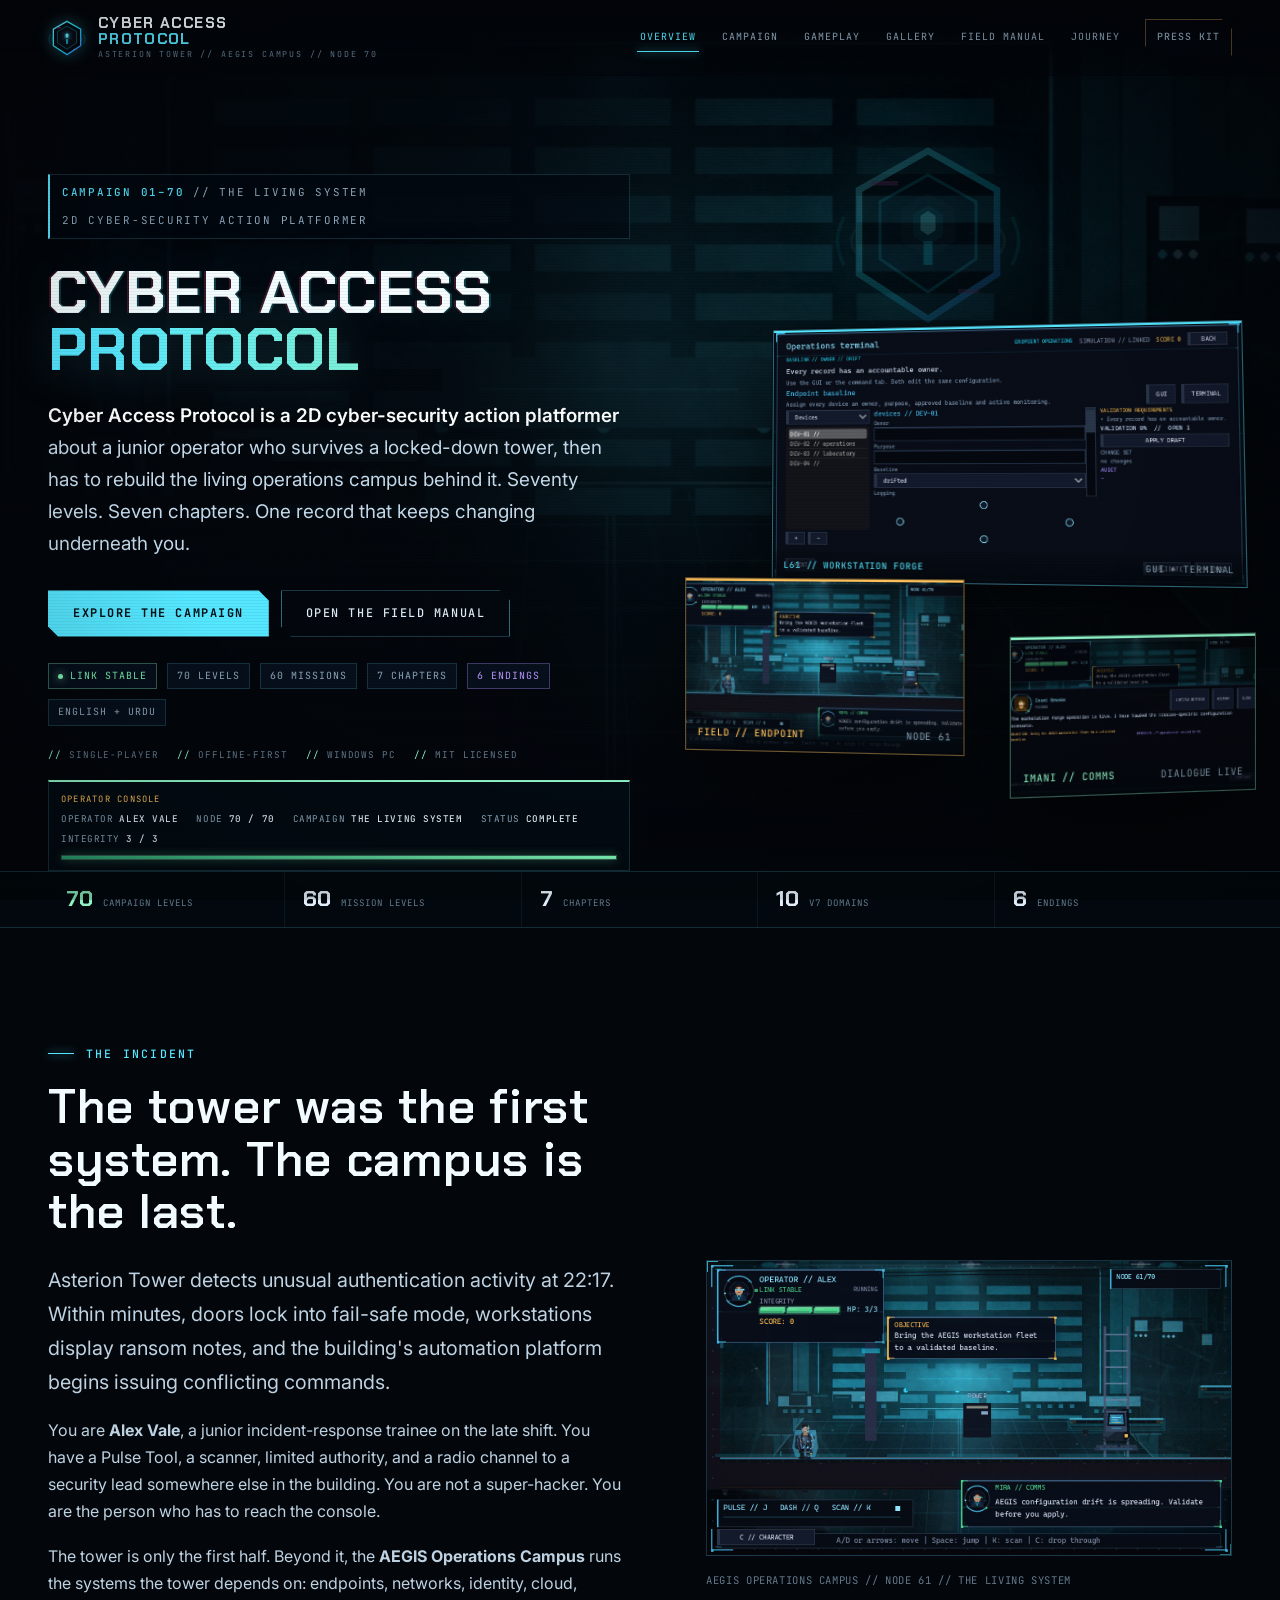
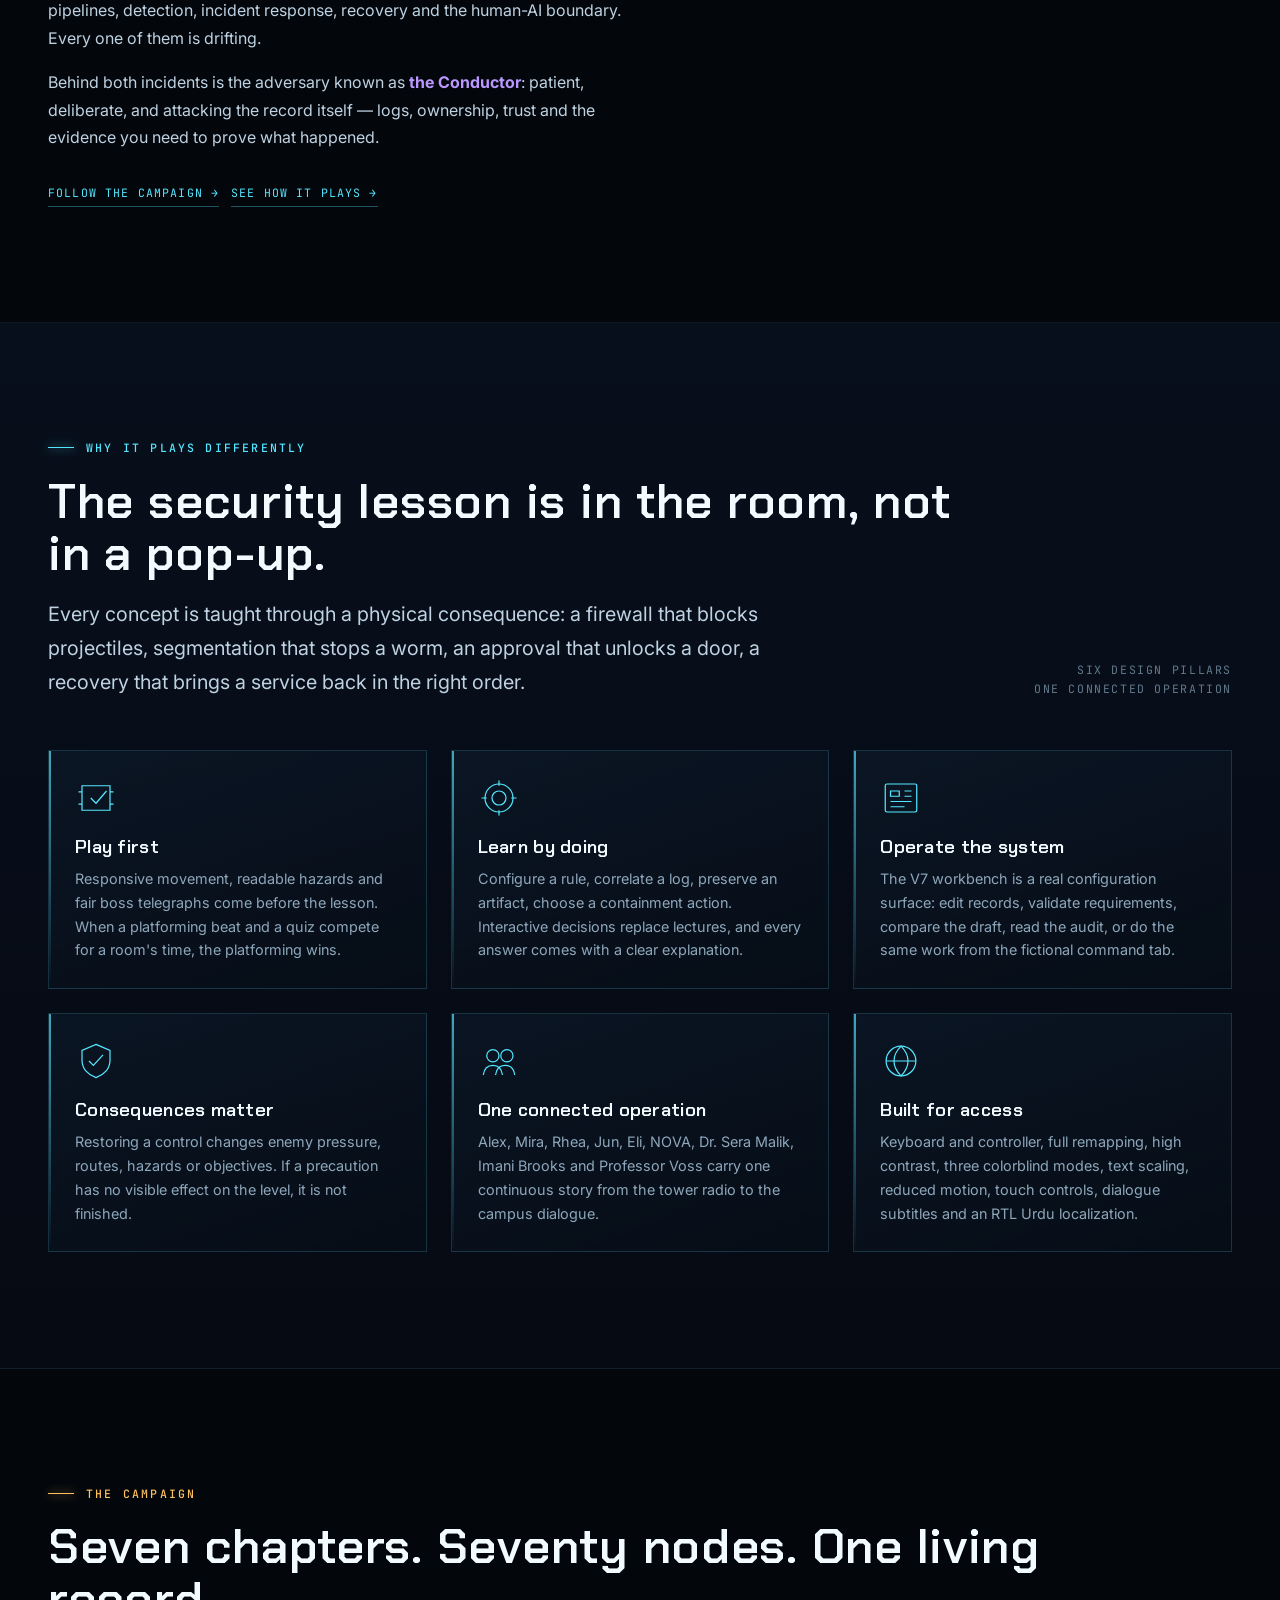
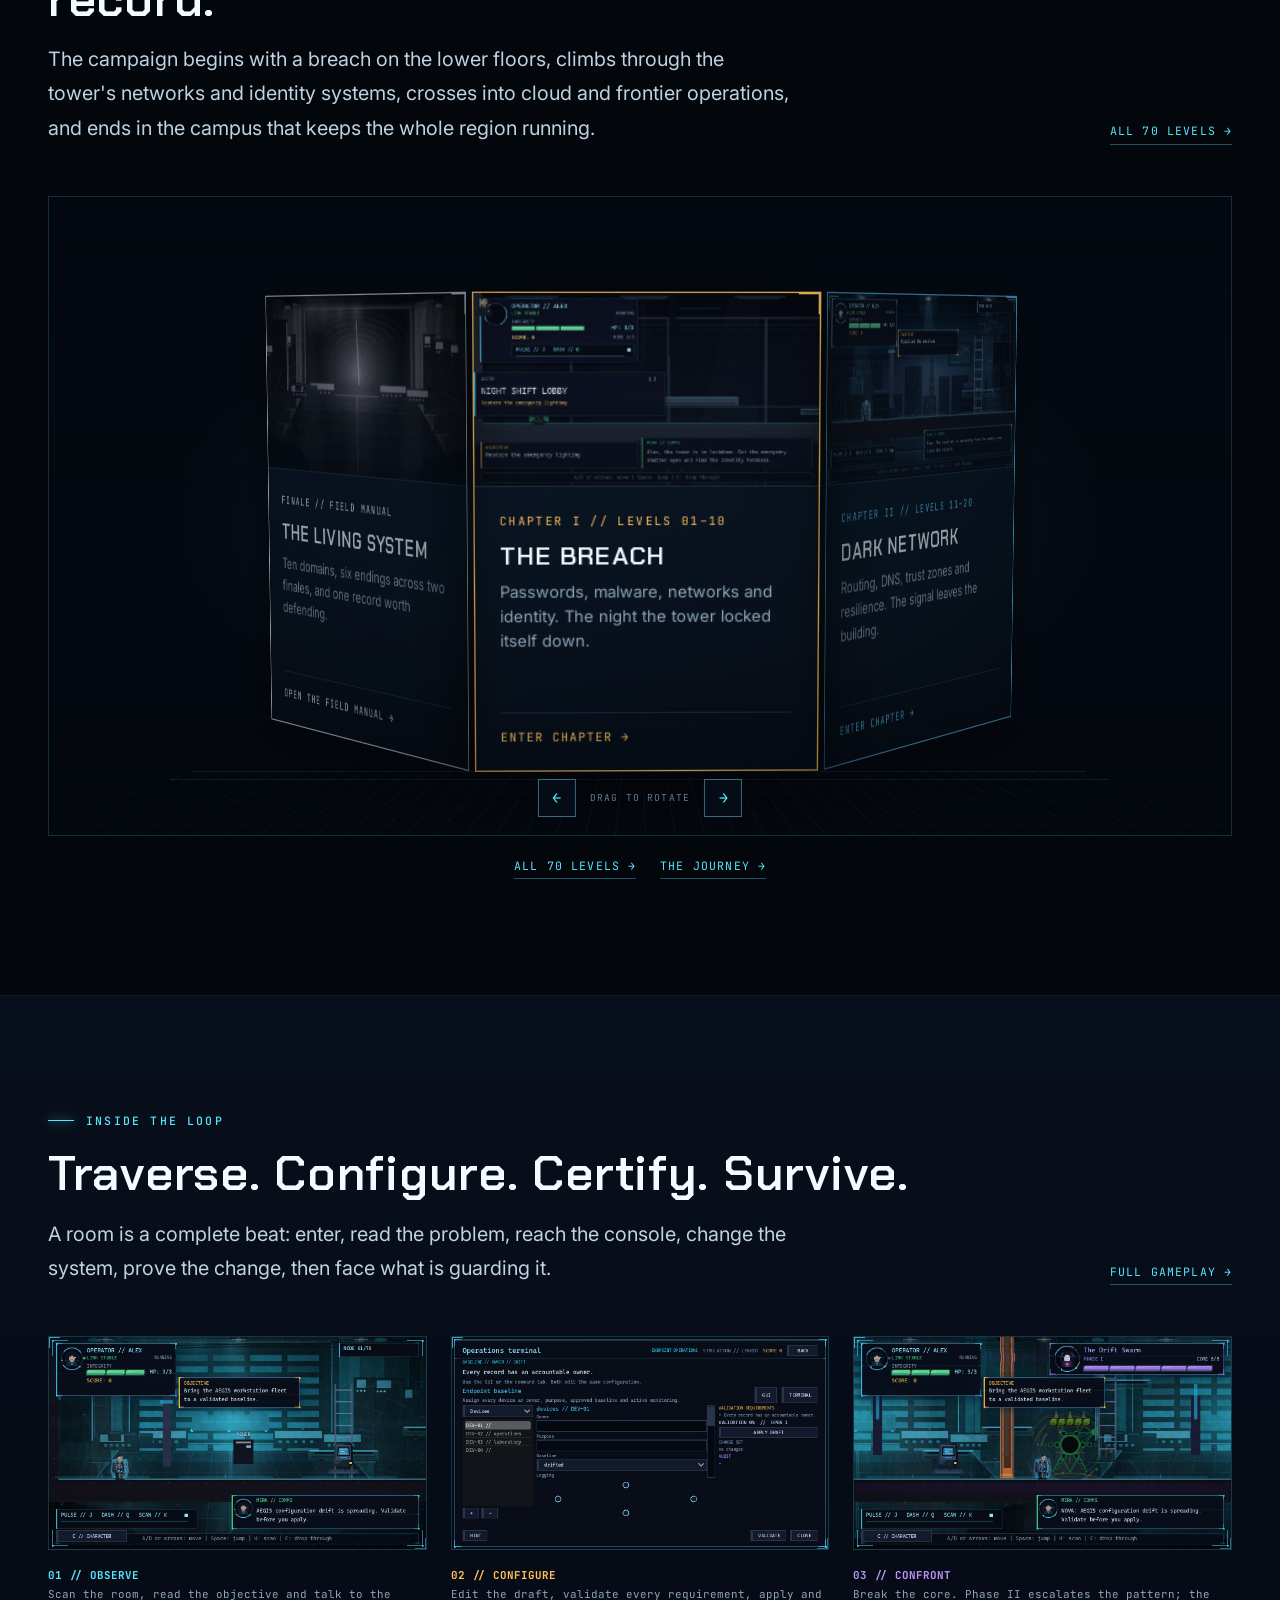
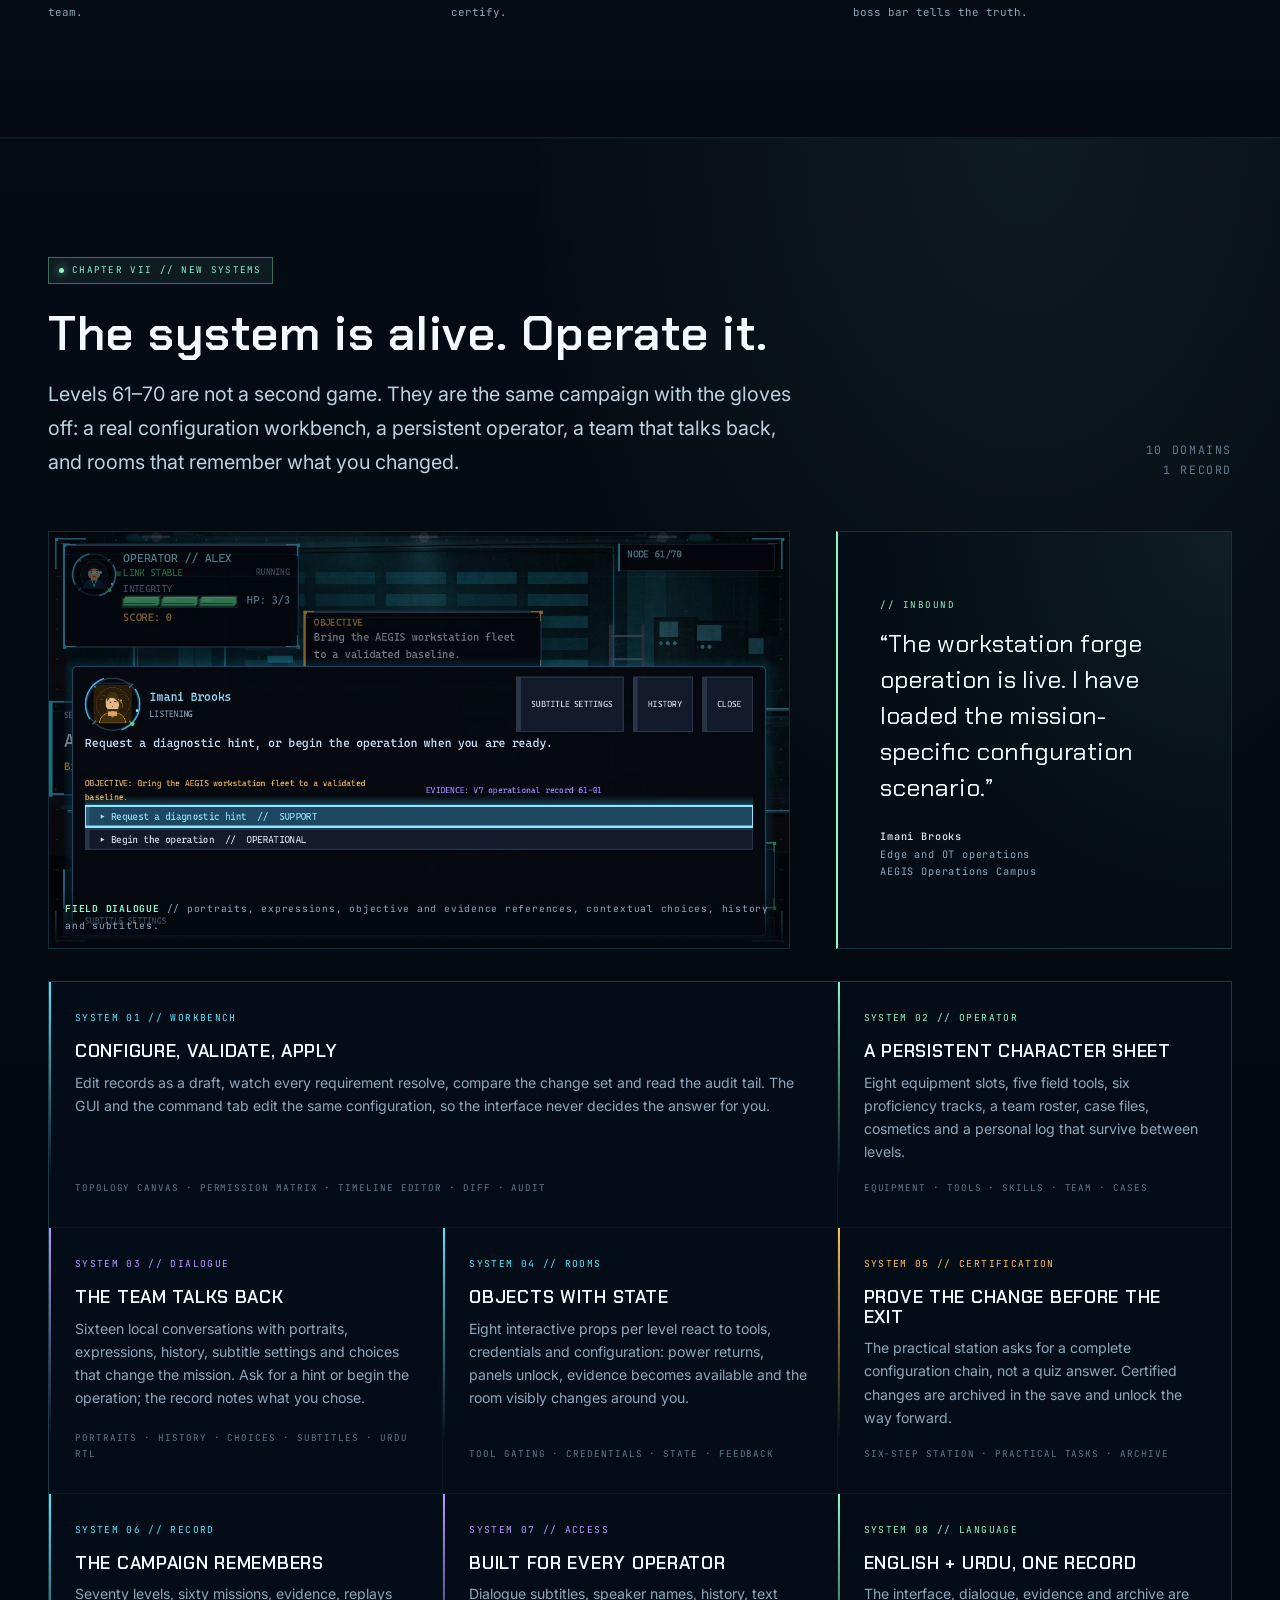
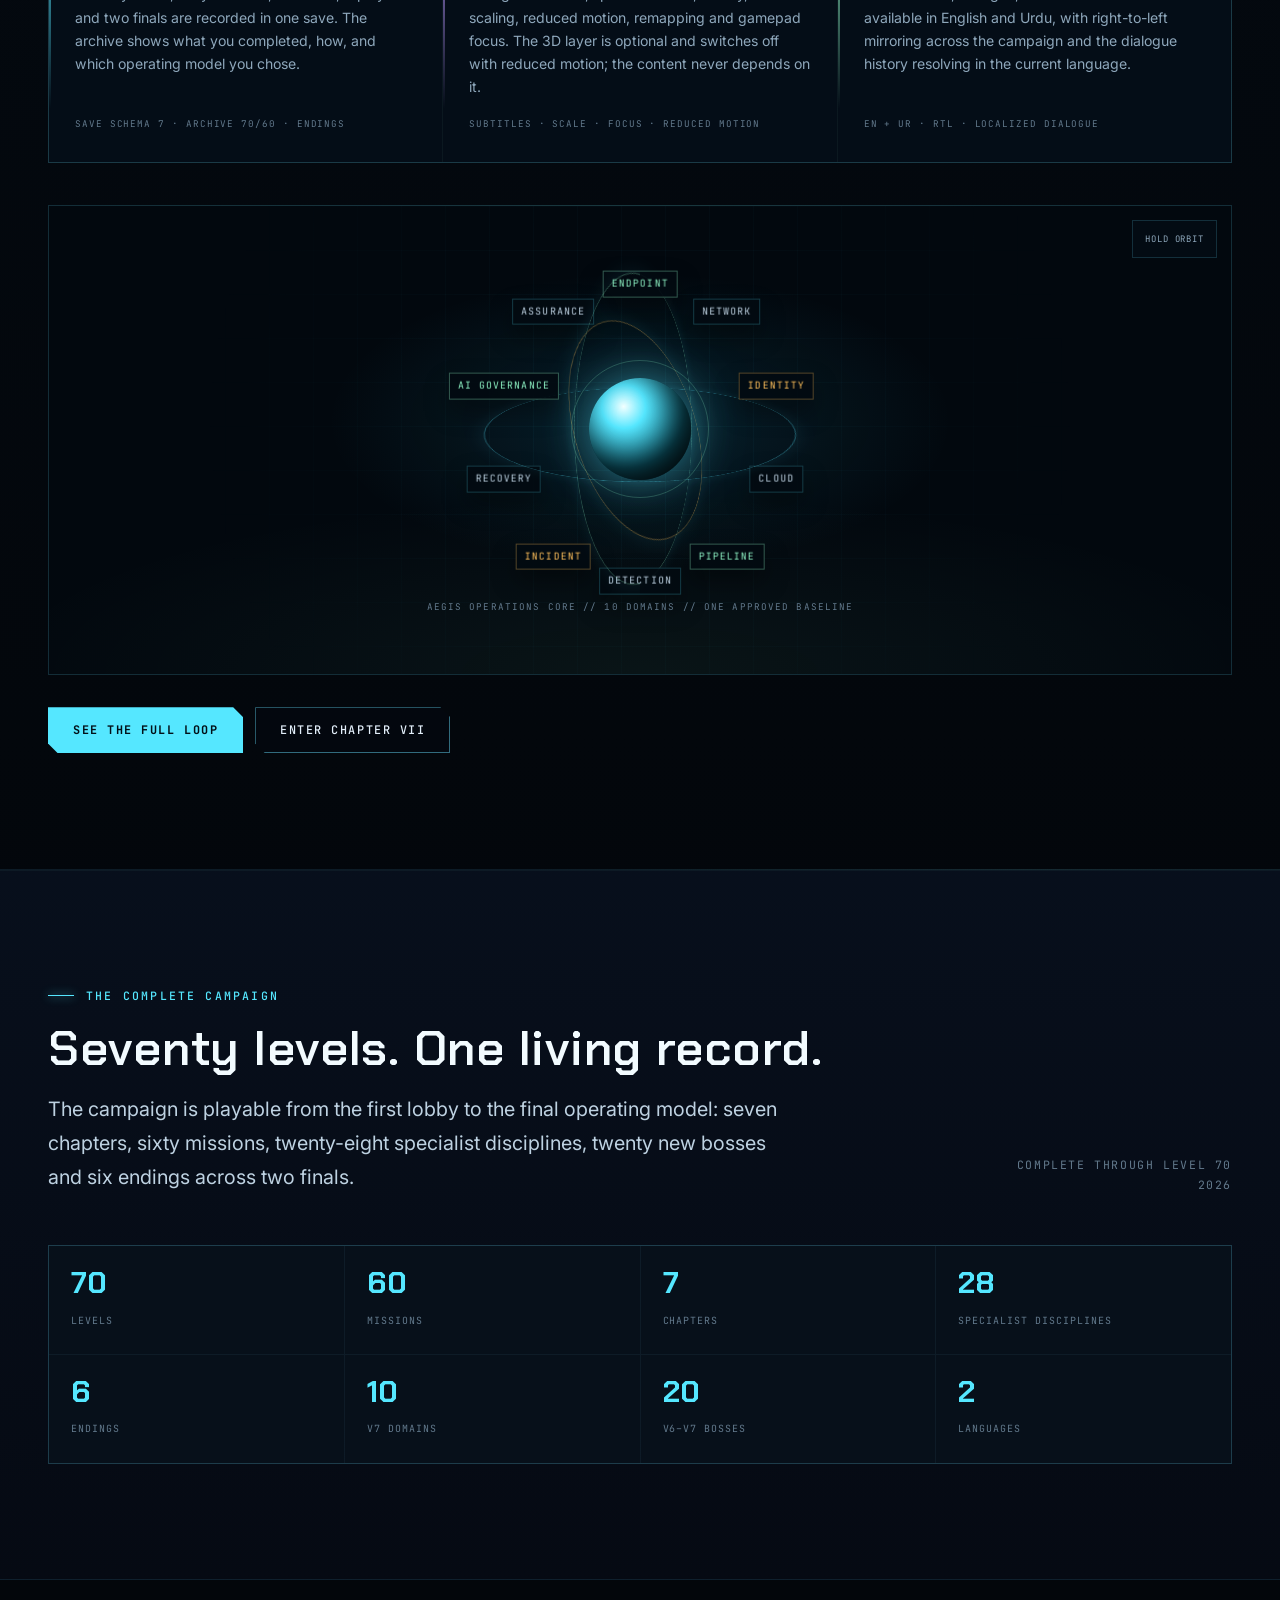
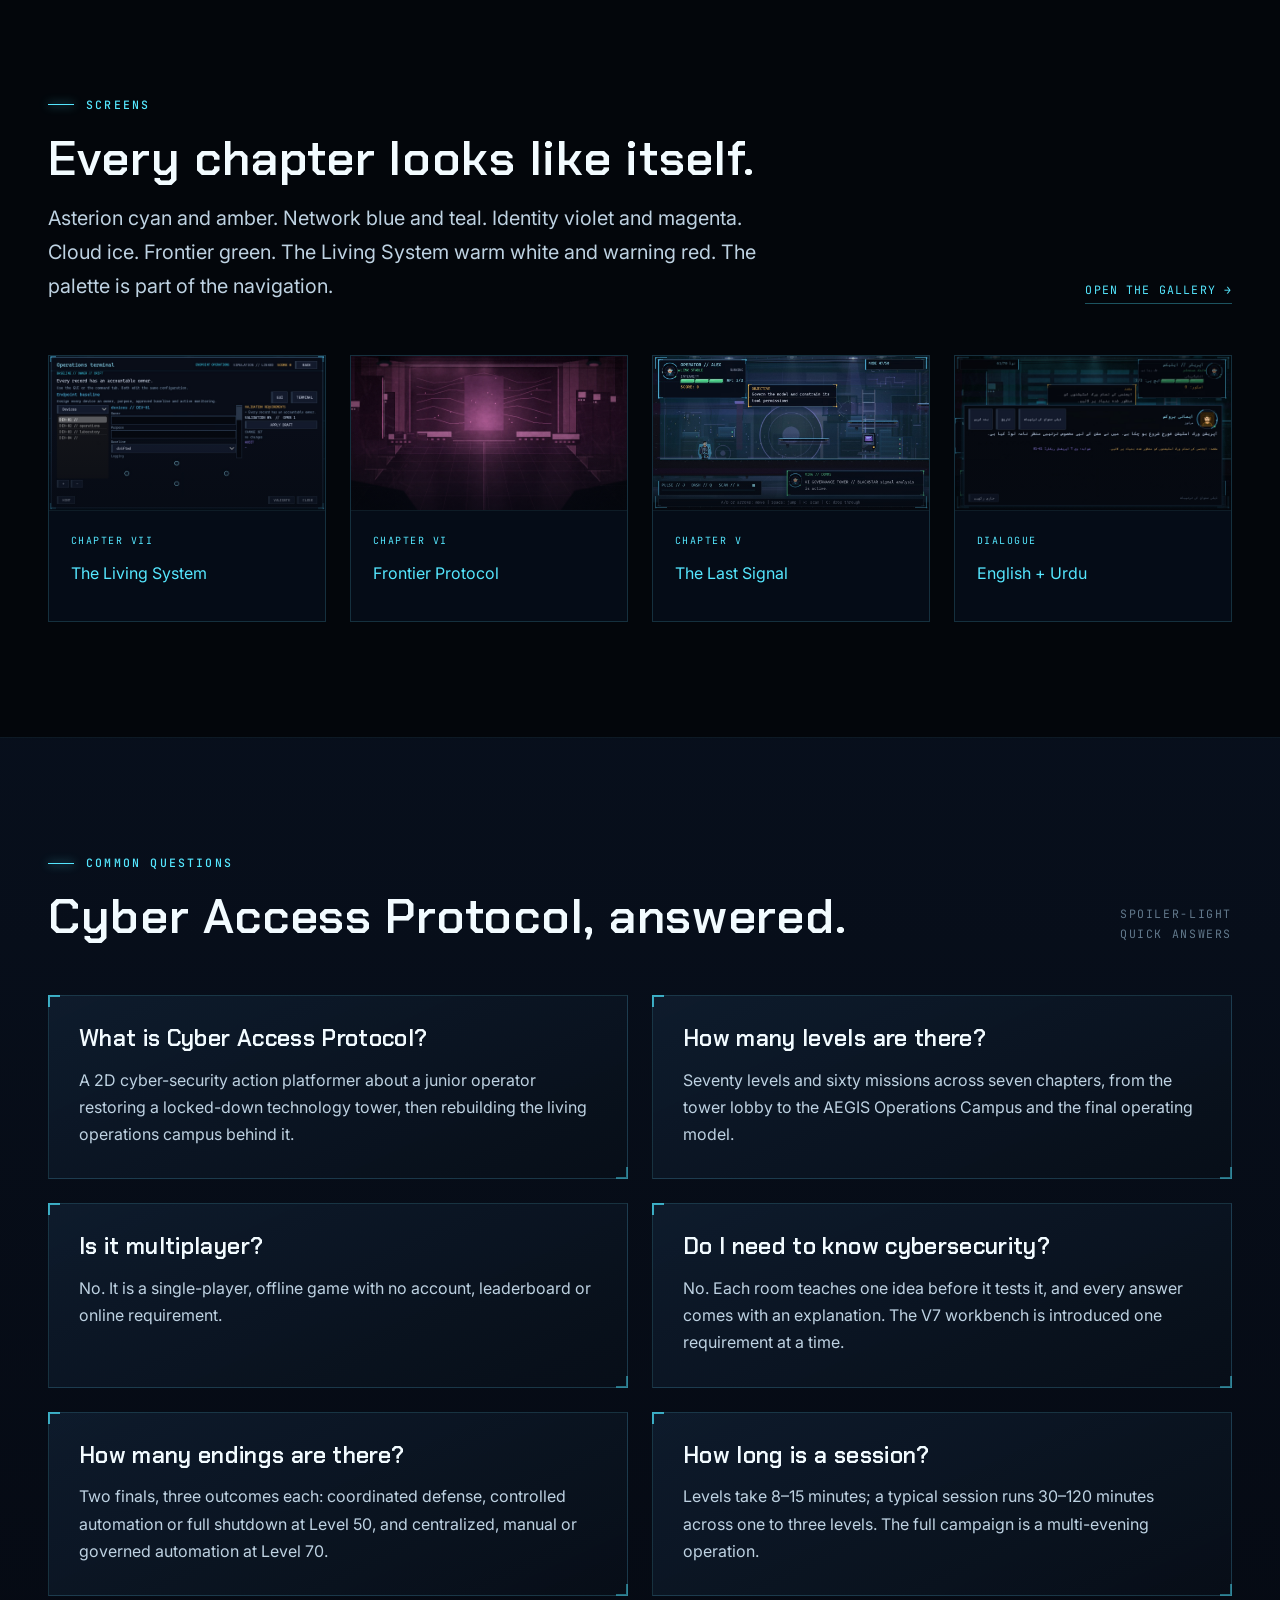
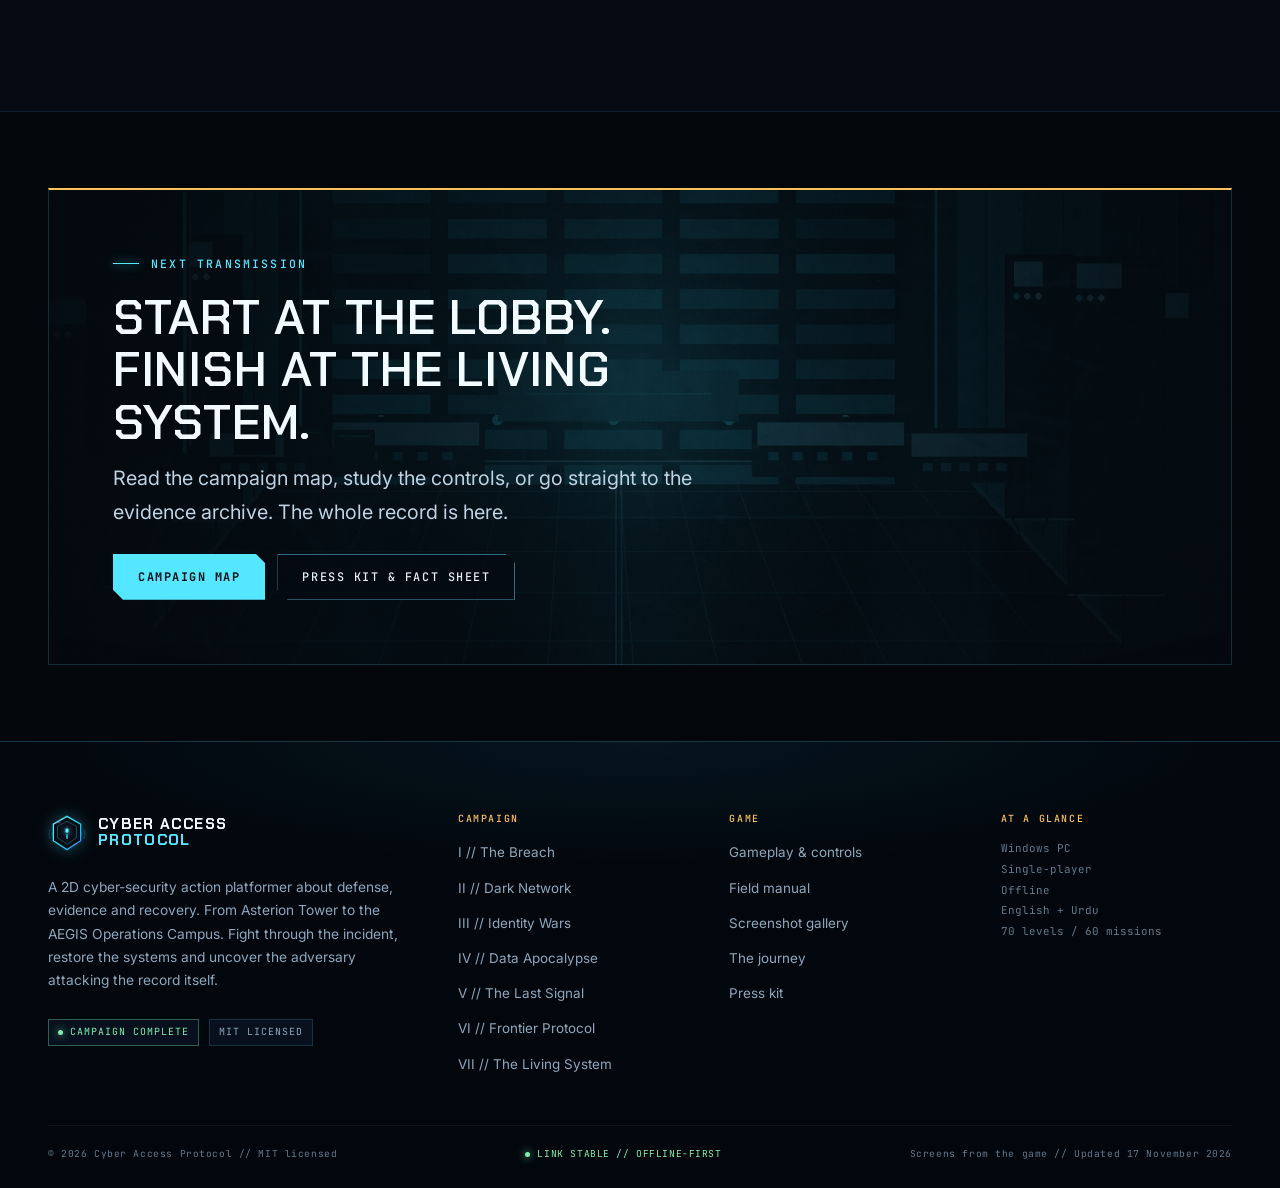
<file: index.html>
<!DOCTYPE html>
<html lang="en">
<head>
  <meta charset="utf-8">
  <meta name="viewport" content="width=device-width, initial-scale=1">
  <title>Cyber Access Protocol — A Security Response Platformer</title>
  <meta name="description" content="Cyber Access Protocol is a 2D cyber-security action platformer. Fight through 70 levels across seven chapters, from the Asterion Tower breach to the AEGIS Operations Campus.">
  <meta name="theme-color" content="#03060b">
  <meta name="robots" content="index,follow,max-image-preview:large">
  <meta property="og:updated_time" content="2026-11-17">
  <meta property="og:type" content="website">
  <meta property="og:title" content="Cyber Access Protocol">
  <meta property="og:description" content="A 70-level cyberpunk security platformer set inside a locked-down technology tower and the living campus beyond it.">
  <meta property="og:image" content="assets/img/v7-zone-61.jpg">
  <meta property="og:site_name" content="Cyber Access Protocol">
  <meta name="twitter:card" content="summary_large_image">
  <script type="application/ld+json">
  {
    "@context": "https://schema.org",
    "@graph": [
      {
        "@type": "VideoGame",
        "@id": "#game",
        "name": "Cyber Access Protocol",
        "description": "A 2D cyber-security action platformer about restoring a locked-down technology tower, then rebuilding a living operations campus and uncovering the adversary attacking the record itself.",
        "genre": ["Platformer", "Action-adventure", "Puzzle"],
        "gamePlatform": ["Windows PC"],
        "operatingSystem": "Windows",
        "applicationCategory": "Game",
        "playMode": "SinglePlayer",
        "numberOfPlayers": { "@type": "QuantitativeValue", "minValue": 1, "maxValue": 1 },
        "inLanguage": ["en", "ur"],
        "dateModified": "2026-11-17",
        "publisher": { "@type": "Organization", "name": "Cyber Access Protocol" }
      },
      {
        "@type": "WebSite",
        "@id": "#website",
        "name": "Cyber Access Protocol",
        "description": "The official site for Cyber Access Protocol, a 2D cyber-security action platformer.",
        "inLanguage": "en"
      },
      {
        "@type": "Organization",
        "@id": "#organization",
        "name": "Cyber Access Protocol",
        "description": "An independent game project."
      }
    ]
  }
  </script>
  <link rel="icon" href="favicon.svg" type="image/svg+xml">
  <link rel="preconnect" href="https://fonts.googleapis.com">
  <link rel="preconnect" href="https://fonts.gstatic.com" crossorigin>
  <link href="https://fonts.googleapis.com/css2?family=Chakra+Petch:wght@500;600;700&family=Inter:wght@400;500;600&family=JetBrains+Mono:wght@400;500;700&display=swap" rel="stylesheet">
  <link rel="stylesheet" href="assets/css/site.css?v=6.0.0">
  <link rel="stylesheet" href="assets/css/3d.css?v=2.0.0">
  <script>document.documentElement.classList.add('js');if(!window.matchMedia('(prefers-reduced-motion: reduce)').matches)document.documentElement.classList.add('has-3d');</script>
</head>
<body>
  <a class="skip-link" href="#main">Skip to content</a>

  <header class="site-header">
    <div class="container site-header__inner">
      <a class="brand" href="index.html" aria-label="Cyber Access Protocol — home">
        <img class="brand__mark" src="assets/brand/logo_mark.svg" alt="" width="38" height="38">
        <span class="brand__text">
          <span class="brand__name">Cyber Access</span>
          <span class="brand__name brand__name--accent">Protocol</span>
          <span class="brand__sub">Asterion Tower // AEGIS Campus // Node 70</span>
        </span>
      </a>
      <button class="nav-toggle" type="button" aria-expanded="false" aria-controls="site-nav" aria-label="Toggle navigation"><span></span></button>
      <nav class="site-nav" id="site-nav" aria-label="Primary">
        <a href="index.html" aria-current="page">Overview</a>
        <a href="campaign.html">Campaign</a>
        <a href="gameplay.html">Gameplay</a>
        <a href="gallery.html">Gallery</a>
        <a href="field-manual.html">Field Manual</a>
        <a href="changelog.html">Journey</a>
        <a class="btn btn--ghost btn--small header-cta" href="press.html">Press Kit</a>
      </nav>
    </div>
  </header>

  <main id="main">

    <!-- ================================================================== -->
    <!-- Hero                                                               -->
    <!-- ================================================================== -->
    <section class="hero hero--living" aria-labelledby="hero-title">
      <div class="hero__media">
        <img src="assets/img/plate-61.webp" alt="The AEGIS Operations Campus workstation forge, lit by cyan server banks." width="1280" height="720" fetchpriority="high">
      </div>
      <img class="hero__sigil" src="assets/brand/logo_mark.svg" alt="" aria-hidden="true">
      <div class="container hero__inner">
        <div class="hero__content">
          <div class="hero__eyebrow">
            <span><strong>Campaign 01–70</strong> // The Living System</span>
            <span>2D cyber-security action platformer</span>
          </div>
          <h1 class="hero__title" id="hero-title">
            <span>Cyber Access</span>
            <span>Protocol</span>
          </h1>
          <p class="hero__tagline">
            <strong>Cyber Access Protocol is a 2D cyber-security action platformer</strong>
            about a junior operator who survives a locked-down tower, then has to rebuild the
            living operations campus behind it. Seventy levels. Seven chapters. One record
            that keeps changing underneath you.
          </p>
          <div class="btn-row">
            <a class="btn btn--primary" href="campaign.html">Explore the campaign</a>
            <a class="btn btn--ghost" href="field-manual.html">Open the field manual</a>
          </div>
          <div class="hero__meta">
            <span class="chip chip--live">Link stable</span>
            <span class="chip">70 levels</span>
            <span class="chip">60 missions</span>
            <span class="chip">7 chapters</span>
            <span class="chip chip--violet">6 endings</span>
            <span class="chip">English + Urdu</span>
          </div>
          <div class="hero__verdict">
            <span>Single-player</span><span>Offline-first</span><span>Windows PC</span><span>MIT licensed</span>
          </div>
          <aside class="hero__hud" aria-label="Campaign status">
            <div class="hud-title">Operator console</div>
            <div class="hud-row"><span>OPERATOR</span><b>ALEX VALE</b></div>
            <div class="hud-row"><span>NODE</span><b>70 / 70</b></div>
            <div class="hud-row"><span>CAMPAIGN</span><b>THE LIVING SYSTEM</b></div>
            <div class="hud-row"><span>STATUS</span><b>COMPLETE</b></div>
            <div class="hud-row"><span>INTEGRITY</span><b>3 / 3</b></div>
            <div class="hud-bar" aria-hidden="true"><span></span></div>
          </aside>
        </div>

        <div class="hero__stack" aria-label="Screens from The Living System">
          <figure class="hero-frame hero-frame--main">
            <img src="assets/img/v7-terminal-61.jpg" alt="The V7 configuration workbench: device records, validation requirements and a draft apply panel." width="1280" height="720" fetchpriority="high">
            <figcaption class="hero-frame__label"><b>L61 // WORKSTATION FORGE</b><span>GUI + terminal</span></figcaption>
          </figure>
          <figure class="hero-frame hero-frame--pip">
            <img src="assets/img/v7-mission-61.jpg" alt="Alex Vale in the workstation forge, with the mission objective and a radio call from Mira." width="1280" height="720" loading="lazy">
            <figcaption class="hero-frame__label"><b>FIELD // ENDPOINT</b><span>Node 61</span></figcaption>
          </figure>
          <figure class="hero-frame hero-frame--pip2">
            <img src="assets/img/v7-dialogue-61.jpg" alt="Imani Brooks speaks to Alex in the V7 dialogue interface, with a portrait and evidence reference." width="1280" height="720" loading="lazy">
            <figcaption class="hero-frame__label"><b>IMANI // COMMS</b><span>Dialogue live</span></figcaption>
          </figure>
        </div>
      </div>
    </section>

    <!-- Signal strip -->
    <section class="signal-strip" aria-label="The campaign at a glance">
      <div class="container signal-strip__inner">
        <div class="signal-strip__cell signal-strip__cell--live"><b>70</b><span>Campaign levels</span></div>
        <div class="signal-strip__cell"><b>60</b><span>Mission levels</span></div>
        <div class="signal-strip__cell"><b>7</b><span>Chapters</span></div>
        <div class="signal-strip__cell"><b>10</b><span>V7 domains</span></div>
        <div class="signal-strip__cell"><b>6</b><span>Endings</span></div>
      </div>
    </section>

    <!-- ================================================================== -->
    <!-- The incident                                                       -->
    <!-- ================================================================== -->
    <section class="section" aria-labelledby="incident-title">
      <div class="container">
        <div class="split">
          <div class="reveal">
            <div class="eyebrow">The incident</div>
            <h2 id="incident-title">The tower was the first system. The campus is the last.</h2>
            <div class="stack mt-3">
              <p class="lead">
                Asterion Tower detects unusual authentication activity at 22:17. Within
                minutes, doors lock into fail-safe mode, workstations display ransom notes,
                and the building's automation platform begins issuing conflicting commands.
              </p>
              <p>
                You are <strong>Alex Vale</strong>, a junior incident-response trainee on the
                late shift. You have a Pulse Tool, a scanner, limited authority, and a radio
                channel to a security lead somewhere else in the building. You are not a
                super-hacker. You are the person who has to reach the console.
              </p>
              <p>
                The tower is only the first half. Beyond it, the <strong>AEGIS Operations
                Campus</strong> runs the systems the tower depends on: endpoints, networks,
                identity, cloud, pipelines, detection, incident response, recovery and the
                human-AI boundary. Every one of them is drifting.
              </p>
              <p>
                Behind both incidents is the adversary known as <strong class="violet">the
                Conductor</strong>: patient, deliberate, and attacking the record itself —
                logs, ownership, trust and the evidence you need to prove what happened.
              </p>
            </div>
            <div class="btn-row mt-4">
              <a class="text-link" href="campaign.html">Follow the campaign</a>
              <a class="text-link" href="gameplay.html">See how it plays</a>
            </div>
          </div>

          <figure class="reveal">
            <div class="panel" style="padding:0;overflow:hidden;">
              <img src="assets/img/v7-mission-61.jpg" alt="Alex Vale stands in the workstation forge while Mira warns that AEGIS configuration drift is spreading." width="1280" height="720" loading="lazy">
            </div>
            <figcaption class="mono dim mt-2" style="font-size:.66rem;letter-spacing:.06em;">
              AEGIS OPERATIONS CAMPUS // NODE 61 // THE LIVING SYSTEM
            </figcaption>
          </figure>
        </div>
      </div>
    </section>

    <!-- ================================================================== -->
    <!-- Features                                                           -->
    <!-- ================================================================== -->
    <section class="section section--panel" aria-labelledby="features-title">
      <div class="container">
        <div class="section-head reveal">
          <div>
            <div class="eyebrow">Why it plays differently</div>
            <h2 id="features-title">The security lesson is in the room, not in a pop-up.</h2>
            <p class="lead mt-2">
              Every concept is taught through a physical consequence: a firewall that blocks
              projectiles, segmentation that stops a worm, an approval that unlocks a door,
              a recovery that brings a service back in the right order.
            </p>
          </div>
          <div class="section-head__aside">Six design pillars<br>One connected operation</div>
        </div>

        <div class="grid cols-3">
          <article class="feature reveal">
            <div class="feature__icon" aria-hidden="true">
              <svg viewBox="0 0 48 48" fill="none" stroke="currentColor" stroke-width="1.4"><path d="M8 10h32v28H8z"/><path d="M18 24l6 6 12-14"/><path d="M4 17h4M4 31h4M40 17h4M40 31h4"/></svg>
            </div>
            <h3>Play first</h3>
            <p>Responsive movement, readable hazards and fair boss telegraphs come before the lesson. When a platforming beat and a quiz compete for a room's time, the platforming wins.</p>
          </article>
          <article class="feature reveal">
            <div class="feature__icon" aria-hidden="true">
              <svg viewBox="0 0 48 48" fill="none" stroke="currentColor" stroke-width="1.4"><circle cx="24" cy="24" r="16"/><circle cx="24" cy="24" r="8"/><path d="M24 4v6M24 38v6M4 24h6M38 24h6"/></svg>
            </div>
            <h3>Learn by doing</h3>
            <p>Configure a rule, correlate a log, preserve an artifact, choose a containment action. Interactive decisions replace lectures, and every answer comes with a clear explanation.</p>
          </article>
          <article class="feature reveal">
            <div class="feature__icon" aria-hidden="true">
              <svg viewBox="0 0 48 48" fill="none" stroke="currentColor" stroke-width="1.4"><rect x="6" y="8" width="36" height="32" rx="2"/><path d="M12 16h10v6H12zM28 16h8M28 22h8M12 28h24M12 34h16"/></svg>
            </div>
            <h3>Operate the system</h3>
            <p>The V7 workbench is a real configuration surface: edit records, validate requirements, compare the draft, read the audit, or do the same work from the fictional command tab.</p>
          </article>
          <article class="feature reveal">
            <div class="feature__icon" aria-hidden="true">
              <svg viewBox="0 0 48 48" fill="none" stroke="currentColor" stroke-width="1.4"><path d="M24 5l16 7v11c0 10-7 17-16 20-9-3-16-10-16-20V12z"/><path d="M16 24l5 5 11-12"/></svg>
            </div>
            <h3>Consequences matter</h3>
            <p>Restoring a control changes enemy pressure, routes, hazards or objectives. If a precaution has no visible effect on the level, it is not finished.</p>
          </article>
          <article class="feature reveal">
            <div class="feature__icon" aria-hidden="true">
              <svg viewBox="0 0 48 48" fill="none" stroke="currentColor" stroke-width="1.4"><circle cx="17" cy="18" r="7"/><circle cx="33" cy="18" r="7"/><path d="M6 40c1-7 5-11 11-11s10 4 11 11M20 40c1-7 5-11 11-11s10 4 11 11"/></svg>
            </div>
            <h3>One connected operation</h3>
            <p>Alex, Mira, Rhea, Jun, Eli, NOVA, Dr. Sera Malik, Imani Brooks and Professor Voss carry one continuous story from the tower radio to the campus dialogue.</p>
          </article>
          <article class="feature reveal">
            <div class="feature__icon" aria-hidden="true">
              <svg viewBox="0 0 48 48" fill="none" stroke="currentColor" stroke-width="1.4"><circle cx="24" cy="24" r="17"/><path d="M7 24h34M24 7c5 5 8 11 8 17s-3 12-8 17c-5-5-8-11-8-17s3-12 8-17z"/></svg>
            </div>
            <h3>Built for access</h3>
            <p>Keyboard and controller, full remapping, high contrast, three colorblind modes, text scaling, reduced motion, touch controls, dialogue subtitles and an RTL Urdu localization.</p>
          </article>
        </div>
      </div>
    </section>

    <!-- ================================================================== -->
    <!-- Campaign chapters                                                  -->
    <!-- ================================================================== -->
    <section class="section" id="chapters" aria-labelledby="chapters-title">
      <div class="container">
        <div class="section-head reveal">
          <div>
            <div class="eyebrow eyebrow--amber">The campaign</div>
            <h2 id="chapters-title">Seven chapters. Seventy nodes. One living record.</h2>
            <p class="lead mt-2">
              The campaign begins with a breach on the lower floors, climbs through the
              tower's networks and identity systems, crosses into cloud and frontier
              operations, and ends in the campus that keeps the whole region running.
            </p>
          </div>
          <div class="section-head__aside"><a class="text-link" href="campaign.html">All 70 levels</a></div>
        </div>

        <div class="deck-stage reveal" data-deck role="region" aria-label="3D chapter deck">
          <div class="deck-glow" aria-hidden="true"></div>
          <div class="deck" data-deck-ring>
            <a class="deck-card" style="--i:0;--accent:#ffc15c" href="campaign.html#chapter-1">
              <div class="deck-card__media"><img src="assets/img/level-01.jpg" alt="The Level 1 lobby of Asterion Tower." width="960" height="540" loading="lazy"></div>
              <div class="deck-card__body">
                <span class="deck-card__num">Chapter I // Levels 01–10</span>
                <h3>The Breach</h3>
                <p>Passwords, malware, networks and identity. The night the tower locked itself down.</p>
                <span class="deck-card__link">Enter chapter →</span>
              </div>
            </a>
            <a class="deck-card" style="--i:1;--accent:#56c7ff" href="campaign.html#chapter-2">
              <div class="deck-card__media"><img src="assets/img/level-12.jpg" alt="A dark network operations floor from Level 12." width="960" height="540" loading="lazy"></div>
              <div class="deck-card__body">
                <span class="deck-card__num">Chapter II // Levels 11–20</span>
                <h3>Dark Network</h3>
                <p>Routing, DNS, trust zones and resilience. The signal leaves the building.</p>
                <span class="deck-card__link">Enter chapter →</span>
              </div>
            </a>
            <a class="deck-card" style="--i:2;--accent:#b997ff" href="campaign.html#chapter-3">
              <div class="deck-card__media"><img src="assets/img/level-23.jpg" alt="An identity operations hall from Level 23." width="960" height="540" loading="lazy"></div>
              <div class="deck-card__body">
                <span class="deck-card__num">Chapter III // Levels 21–30</span>
                <h3>Identity Wars</h3>
                <p>Roles, sessions, privilege and zero trust. The fight moves to who is allowed in.</p>
                <span class="deck-card__link">Enter chapter →</span>
              </div>
            </a>
            <a class="deck-card" style="--i:3;--accent:#8be9ff" href="campaign.html#chapter-4">
              <div class="deck-card__media"><img src="assets/img/level-34.jpg" alt="A cloud container platform from Level 34." width="960" height="540" loading="lazy"></div>
              <div class="deck-card__body">
                <span class="deck-card__num">Chapter IV // Levels 31–40</span>
                <h3>Data Apocalypse</h3>
                <p>Cloud, keys, pipelines and recovery. The tower's data estate leaves the building.</p>
                <span class="deck-card__link">Enter chapter →</span>
              </div>
            </a>
            <a class="deck-card" style="--i:4;--accent:#ff7183" href="campaign.html#chapter-5">
              <div class="deck-card__media"><img src="assets/img/level-41.jpg" alt="The intelligence exchange from Level 41." width="960" height="540" loading="lazy"></div>
              <div class="deck-card__body">
                <span class="deck-card__num">Chapter V // Levels 41–50</span>
                <h3>The Last Signal</h3>
                <p>Intelligence, forensics, AI and command. One adversary, three tower epilogues.</p>
                <span class="deck-card__link">Enter chapter →</span>
              </div>
            </a>
            <a class="deck-card" style="--i:5;--accent:#8ff5c6" href="campaign.html#chapter-6">
              <div class="deck-card__media"><img src="assets/img/level-55.webp" alt="The privacy engineering floor from Level 55." width="1280" height="720" loading="lazy"></div>
              <div class="deck-card__body">
                <span class="deck-card__num">Chapter VI // Levels 51–60</span>
                <h3>Frontier Protocol</h3>
                <p>Edge, OT, privacy, sovereignty and federated command. The campaign leaves the tower.</p>
                <span class="deck-card__link">Enter chapter →</span>
              </div>
            </a>
            <a class="deck-card" style="--i:6;--accent:#ffc15c" href="campaign.html#chapter-7">
              <div class="deck-card__media"><img src="assets/img/level-61.webp" alt="The workstation forge in the AEGIS Operations Campus." width="1280" height="720" loading="lazy"></div>
              <div class="deck-card__body">
                <span class="deck-card__num">Chapter VII // Levels 61–70</span>
                <h3>The Living System</h3>
                <p>Ten operational domains, one configuration workbench and the Conductor at the core.</p>
                <span class="deck-card__link">Enter chapter →</span>
              </div>
            </a>
            <a class="deck-card" style="--i:7;--accent:#e8f4ff" href="field-manual.html">
              <div class="deck-card__media"><img src="assets/img/plate-70.webp" alt="The white monolith at the centre of the living system." width="1280" height="720" loading="lazy"></div>
              <div class="deck-card__body">
                <span class="deck-card__num">Finale // Field manual</span>
                <h3>The Living System</h3>
                <p>Ten domains, six endings across two finales, and one record worth defending.</p>
                <span class="deck-card__link">Open the field manual →</span>
              </div>
            </a>
          </div>
          <div class="deck-ui">
            <button class="deck-btn" type="button" data-deck-prev aria-label="Previous chapter">←</button>
            <span class="deck-hint">Drag to rotate</span>
            <button class="deck-btn" type="button" data-deck-next aria-label="Next chapter">→</button>
          </div>
        </div>
        <div class="deck-foot">
          <a class="text-link" href="campaign.html">All 70 levels</a>
          <a class="text-link" href="changelog.html">The journey</a>
        </div>
        <noscript>
          <style>
            .deck-stage{height:auto;padding:0;border:0;background:none;perspective:none;display:block;overflow:visible}
            .deck-stage::before,.deck-stage::after,.deck-glow,.deck-ui{display:none}
            .deck{width:auto;height:auto;transform:none;display:grid;gap:14px}
            .deck-card{position:relative;inset:auto;transform:none;opacity:1}
          </style>
        </noscript>
      </div>
    </section>

    <!-- ================================================================== -->
    <!-- Inside the loop                                                    -->
    <!-- ================================================================== -->
    <section class="section section--panel" aria-labelledby="loop-title">
      <div class="container">
        <div class="section-head reveal">
          <div>
            <div class="eyebrow">Inside the loop</div>
            <h2 id="loop-title">Traverse. Configure. Certify. Survive.</h2>
            <p class="lead mt-2">
              A room is a complete beat: enter, read the problem, reach the console,
              change the system, prove the change, then face what is guarding it.
            </p>
          </div>
          <div class="section-head__aside"><a class="text-link" href="gameplay.html">Full gameplay</a></div>
        </div>

        <div class="grid cols-3">
          <figure class="reveal">
            <div class="panel" style="padding:0;overflow:hidden;">
              <img src="assets/img/v7-mission-61.jpg" alt="Alex Vale scans the workstation forge while the objective and radio call are on screen." width="1280" height="720" loading="lazy">
            </div>
            <figcaption class="mt-2" style="font-family:var(--font-mono);font-size:.68rem;color:var(--muted);">
              <b class="cyan">01 // OBSERVE</b><br>Scan the room, read the objective and talk to the team.
            </figcaption>
          </figure>
          <figure class="reveal">
            <div class="panel" style="padding:0;overflow:hidden;">
              <img src="assets/img/v7-terminal-61.jpg" alt="The configuration workbench with device records and validation requirements." width="1280" height="720" loading="lazy">
            </div>
            <figcaption class="mt-2" style="font-family:var(--font-mono);font-size:.68rem;color:var(--muted);">
              <b class="amber">02 // CONFIGURE</b><br>Edit the draft, validate every requirement, apply and certify.
            </figcaption>
          </figure>
          <figure class="reveal">
            <div class="panel" style="padding:0;overflow:hidden;">
              <img src="assets/img/v7-boss-61.jpg" alt="The Drift Swarm boss encounter in the workstation forge." width="1280" height="720" loading="lazy">
            </div>
            <figcaption class="mt-2" style="font-family:var(--font-mono);font-size:.68rem;color:var(--muted);">
              <b class="violet">03 // CONFRONT</b><br>Break the core. Phase II escalates the pattern; the boss bar tells the truth.
            </figcaption>
          </figure>
        </div>
      </div>
    </section>

    <!-- ================================================================== -->
    <!-- V7 spotlight                                                       -->
    <!-- ================================================================== -->
    <section class="section section--v7" id="living-system" aria-labelledby="v7-title">
      <div class="container">
        <div class="section-head reveal">
          <div>
            <span class="badge-v7">Chapter VII // new systems</span>
            <h2 id="v7-title" class="mt-3">The system is alive. Operate it.</h2>
            <p class="lead mt-2">
              Levels 61–70 are not a second game. They are the same campaign with the
              gloves off: a real configuration workbench, a persistent operator, a team
              that talks back, and rooms that remember what you changed.
            </p>
          </div>
          <div class="section-head__aside">10 domains<br>1 record</div>
        </div>

        <div class="dialogue-showcase reveal mb-4">
          <figure>
            <img src="assets/img/v7-dialogue-61-choices.jpg" alt="The V7 dialogue interface showing Imani Brooks, expression, objective, evidence and two contextual choices." width="1280" height="720" loading="lazy">
            <figcaption><b>FIELD DIALOGUE</b> // portraits, expressions, objective and evidence references, contextual choices, history and subtitles.</figcaption>
          </figure>
          <div class="quote-block">
            <blockquote>
              “The workstation forge operation is live. I have loaded the mission-specific
              configuration scenario.”
            </blockquote>
            <footer><b>Imani Brooks</b><br>Edge and OT operations<br>AEGIS Operations Campus</footer>
          </div>
        </div>

        <div class="system-grid reveal">
          <article class="system-card system-card--wide">
            <div class="system-card__index">SYSTEM 01 // WORKBENCH</div>
            <h3>Configure, validate, apply</h3>
            <p>Edit records as a draft, watch every requirement resolve, compare the change set and read the audit tail. The GUI and the command tab edit the same configuration, so the interface never decides the answer for you.</p>
            <div class="system-card__tag">Topology canvas · permission matrix · timeline editor · diff · audit</div>
          </article>
          <article class="system-card system-card--green">
            <div class="system-card__index">SYSTEM 02 // OPERATOR</div>
            <h3>A persistent character sheet</h3>
            <p>Eight equipment slots, five field tools, six proficiency tracks, a team roster, case files, cosmetics and a personal log that survive between levels.</p>
            <div class="system-card__tag">Equipment · tools · skills · team · cases</div>
          </article>
          <article class="system-card system-card--violet">
            <div class="system-card__index">SYSTEM 03 // DIALOGUE</div>
            <h3>The team talks back</h3>
            <p>Sixteen local conversations with portraits, expressions, history, subtitle settings and choices that change the mission. Ask for a hint or begin the operation; the record notes what you chose.</p>
            <div class="system-card__tag">Portraits · history · choices · subtitles · Urdu RTL</div>
          </article>
          <article class="system-card">
            <div class="system-card__index">SYSTEM 04 // ROOMS</div>
            <h3>Objects with state</h3>
            <p>Eight interactive props per level react to tools, credentials and configuration: power returns, panels unlock, evidence becomes available and the room visibly changes around you.</p>
            <div class="system-card__tag">Tool gating · credentials · state · feedback</div>
          </article>
          <article class="system-card system-card--amber">
            <div class="system-card__index">SYSTEM 05 // CERTIFICATION</div>
            <h3>Prove the change before the exit</h3>
            <p>The practical station asks for a complete configuration chain, not a quiz answer. Certified changes are archived in the save and unlock the way forward.</p>
            <div class="system-card__tag">Six-step station · practical tasks · archive</div>
          </article>
          <article class="system-card">
            <div class="system-card__index">SYSTEM 06 // RECORD</div>
            <h3>The campaign remembers</h3>
            <p>Seventy levels, sixty missions, evidence, replays and two finals are recorded in one save. The archive shows what you completed, how, and which operating model you chose.</p>
            <div class="system-card__tag">Save schema 7 · archive 70/60 · endings</div>
          </article>
          <article class="system-card system-card--violet">
            <div class="system-card__index">SYSTEM 07 // ACCESS</div>
            <h3>Built for every operator</h3>
            <p>Dialogue subtitles, speaker names, history, text scaling, reduced motion, remapping and gamepad focus. The 3D layer is optional and switches off with reduced motion; the content never depends on it.</p>
            <div class="system-card__tag">Subtitles · scale · focus · reduced motion</div>
          </article>
          <article class="system-card system-card--green">
            <div class="system-card__index">SYSTEM 08 // LANGUAGE</div>
            <h3>English + Urdu, one record</h3>
            <p>The interface, dialogue, evidence and archive are available in English and Urdu, with right-to-left mirroring across the campaign and the dialogue history resolving in the current language.</p>
            <div class="system-card__tag">EN + UR · RTL · localized dialogue</div>
          </article>
        </div>

        <figure class="core-stage reveal" id="aegis-core">
          <div class="core" aria-hidden="true">
            <span class="core__ring core__ring--x"></span>
            <span class="core__ring core__ring--y"></span>
            <span class="core__ring core__ring--z"></span>
            <span class="core__sphere"></span>
            <span class="core__label" style="--x:50%;--y:3%">ENDPOINT</span>
            <span class="core__label" style="--x:78%;--y:12%">NETWORK</span>
            <span class="core__label" style="--x:94%;--y:36%">IDENTITY</span>
            <span class="core__label" style="--x:94%;--y:66%">CLOUD</span>
            <span class="core__label" style="--x:78%;--y:91%">PIPELINE</span>
            <span class="core__label" style="--x:50%;--y:99%">DETECTION</span>
            <span class="core__label" style="--x:22%;--y:91%">INCIDENT</span>
            <span class="core__label" style="--x:6%;--y:66%">RECOVERY</span>
            <span class="core__label" style="--x:6%;--y:36%">AI GOVERNANCE</span>
            <span class="core__label" style="--x:22%;--y:12%">ASSURANCE</span>
          </div>
          <figcaption>AEGIS OPERATIONS CORE // 10 DOMAINS // ONE APPROVED BASELINE</figcaption>
          <button class="core-toggle" type="button" aria-pressed="false">Hold orbit</button>
        </figure>

        <div class="btn-row mt-4">
          <a class="btn btn--primary" href="gameplay.html">See the full loop</a>
          <a class="btn btn--ghost" href="campaign.html#chapter-7">Enter Chapter VII</a>
        </div>
      </div>
    </section>

    <!-- ================================================================== -->
    <!-- Numbers                                                            -->
    <!-- ================================================================== -->
    <section class="section section--panel" aria-labelledby="numbers-title">
      <div class="container">
        <div class="section-head reveal">
          <div>
            <div class="eyebrow">The complete campaign</div>
            <h2 id="numbers-title">Seventy levels. One living record.</h2>
            <p class="lead mt-2">
              The campaign is playable from the first lobby to the final operating model:
              seven chapters, sixty missions, twenty-eight specialist disciplines, twenty
              new bosses and six endings across two finals.
            </p>
          </div>
          <div class="section-head__aside">Complete through Level 70<br>2026</div>
        </div>

        <div class="stat-grid stat-grid--four reveal">
          <div><b>70</b><span>Levels</span></div>
          <div><b>60</b><span>Missions</span></div>
          <div><b>7</b><span>Chapters</span></div>
          <div><b>28</b><span>Specialist disciplines</span></div>
          <div><b>6</b><span>Endings</span></div>
          <div><b>10</b><span>V7 domains</span></div>
          <div><b>20</b><span>V6–V7 bosses</span></div>
          <div><b>2</b><span>Languages</span></div>
        </div>
      </div>
    </section>

    <!-- ================================================================== -->
    <!-- Gallery preview                                                    -->
    <!-- ================================================================== -->
    <section class="section" aria-labelledby="screens-title">
      <div class="container">
        <div class="section-head reveal">
          <div>
            <div class="eyebrow">Screens</div>
            <h2 id="screens-title">Every chapter looks like itself.</h2>
            <p class="lead mt-2">
              Asterion cyan and amber. Network blue and teal. Identity violet and magenta.
              Cloud ice. Frontier green. The Living System warm white and warning red.
              The palette is part of the navigation.
            </p>
          </div>
          <div class="section-head__aside"><a class="text-link" href="gallery.html">Open the gallery</a></div>
        </div>

        <div class="grid cols-4">
          <a class="card reveal" href="gallery.html#living-system">
            <div class="card__media"><img src="assets/img/v7-terminal-61.jpg" alt="The V7 configuration workbench in Level 61." width="1280" height="720" loading="lazy"></div>
            <div class="card__body"><div class="card__kicker">Chapter VII</div><div class="card__title">The Living System</div></div>
          </a>
          <a class="card reveal" href="gallery.html#frontier">
            <div class="card__media"><img src="assets/img/level-55.webp" alt="The privacy engineering floor in Level 55." width="1280" height="720" loading="lazy"></div>
            <div class="card__body"><div class="card__kicker">Chapter VI</div><div class="card__title">Frontier Protocol</div></div>
          </a>
          <a class="card reveal" href="gallery.html#last-signal">
            <div class="card__media"><img src="assets/img/level-47.jpg" alt="The AI operations floor in Level 47." width="960" height="540" loading="lazy"></div>
            <div class="card__body"><div class="card__kicker">Chapter V</div><div class="card__title">The Last Signal</div></div>
          </a>
          <a class="card reveal" href="gallery.html#dialogue">
            <div class="card__media"><img src="assets/img/v7-dialogue-61-ur.jpg" alt="The V7 dialogue interface in Urdu, mirrored for RTL reading." width="1280" height="720" loading="lazy"></div>
            <div class="card__body"><div class="card__kicker">Dialogue</div><div class="card__title">English + Urdu</div></div>
          </a>
        </div>
      </div>
    </section>

    <!-- ================================================================== -->
    <!-- FAQ                                                                -->
    <!-- ================================================================== -->
    <section class="section section--panel" id="faq" aria-labelledby="faq-title">
      <div class="container">
        <div class="section-head reveal">
          <div>
            <div class="eyebrow">Common questions</div>
            <h2 id="faq-title">Cyber Access Protocol, answered.</h2>
          </div>
          <div class="section-head__aside">Spoiler-light<br>Quick answers</div>
        </div>
        <div class="grid cols-2">
          <div class="panel reveal">
            <h3 class="mb-2">What is Cyber Access Protocol?</h3>
            <p>A 2D cyber-security action platformer about a junior operator restoring a locked-down technology tower, then rebuilding the living operations campus behind it.</p>
          </div>
          <div class="panel reveal">
            <h3 class="mb-2">How many levels are there?</h3>
            <p>Seventy levels and sixty missions across seven chapters, from the tower lobby to the AEGIS Operations Campus and the final operating model.</p>
          </div>
          <div class="panel reveal">
            <h3 class="mb-2">Is it multiplayer?</h3>
            <p>No. It is a single-player, offline game with no account, leaderboard or online requirement.</p>
          </div>
          <div class="panel reveal">
            <h3 class="mb-2">Do I need to know cybersecurity?</h3>
            <p>No. Each room teaches one idea before it tests it, and every answer comes with an explanation. The V7 workbench is introduced one requirement at a time.</p>
          </div>
          <div class="panel reveal">
            <h3 class="mb-2">How many endings are there?</h3>
            <p>Two finals, three outcomes each: coordinated defense, controlled automation or full shutdown at Level 50, and centralized, manual or governed automation at Level 70.</p>
          </div>
          <div class="panel reveal">
            <h3 class="mb-2">How long is a session?</h3>
            <p>Levels take 8–15 minutes; a typical session runs 30–120 minutes across one to three levels. The full campaign is a multi-evening operation.</p>
          </div>
        </div>
      </div>
    </section>

    <!-- ================================================================== -->
    <!-- CTA                                                                -->
    <!-- ================================================================== -->
    <section class="section section--tight">
      <div class="container">
        <div class="cta-band reveal">
          <div class="cta-band__inner">
            <div class="eyebrow">Next transmission</div>
            <h2>Start at the lobby.<br>Finish at the living system.</h2>
            <p class="lead">
              Read the campaign map, study the controls, or go straight to the evidence
              archive. The whole record is here.
            </p>
            <div class="btn-row">
              <a class="btn btn--primary" href="campaign.html">Campaign map</a>
              <a class="btn btn--ghost" href="press.html">Press kit &amp; fact sheet</a>
            </div>
          </div>
        </div>
      </div>
    </section>

  </main>

  <footer class="site-footer">
    <div class="container">
      <div class="footer-grid">
        <div class="footer-brand">
          <a class="brand" href="index.html" aria-label="Cyber Access Protocol — home">
            <img class="brand__mark" src="assets/brand/logo_mark.svg" alt="" width="38" height="38">
            <span class="brand__text">
              <span class="brand__name">Cyber Access</span>
              <span class="brand__name brand__name--accent">Protocol</span>
            </span>
          </a>
          <p>
            A 2D cyber-security action platformer about defense, evidence and recovery.
            From Asterion Tower to the AEGIS Operations Campus. Fight through the incident,
            restore the systems and uncover the adversary attacking the record itself.
          </p>
          <div class="hero__meta">
            <span class="chip chip--live">Campaign complete</span>
            <span class="chip">MIT licensed</span>
          </div>
        </div>
        <div class="footer-col">
          <h3>Campaign</h3>
          <ul>
            <li><a href="campaign.html#chapter-1">I // The Breach</a></li>
            <li><a href="campaign.html#chapter-2">II // Dark Network</a></li>
            <li><a href="campaign.html#chapter-3">III // Identity Wars</a></li>
            <li><a href="campaign.html#chapter-4">IV // Data Apocalypse</a></li>
            <li><a href="campaign.html#chapter-5">V // The Last Signal</a></li>
            <li><a href="campaign.html#chapter-6">VI // Frontier Protocol</a></li>
            <li><a href="campaign.html#chapter-7">VII // The Living System</a></li>
          </ul>
        </div>
        <div class="footer-col">
          <h3>Game</h3>
          <ul>
            <li><a href="gameplay.html">Gameplay &amp; controls</a></li>
            <li><a href="field-manual.html">Field manual</a></li>
            <li><a href="gallery.html">Screenshot gallery</a></li>
            <li><a href="changelog.html">The journey</a></li>
            <li><a href="press.html">Press kit</a></li>
          </ul>
        </div>
        <div class="footer-col">
          <h3>At a glance</h3>
          <p>
            Windows PC<br>
            Single-player<br>
            Offline<br>
            English + Urdu<br>
            70 levels / 60 missions
          </p>
        </div>
      </div>
      <div class="footer-bottom">
        <span>© 2026 Cyber Access Protocol // MIT licensed</span>
        <span class="status">LINK STABLE // OFFLINE-FIRST</span>
        <span>Screens from the game // Updated 17 November 2026</span>
      </div>
    </div>
  </footer>

  <button class="back-top" type="button" aria-label="Back to top">↑</button>
  <script src="assets/js/site.js?v=7.0.0" defer></script>
</body>
</html>
</file>
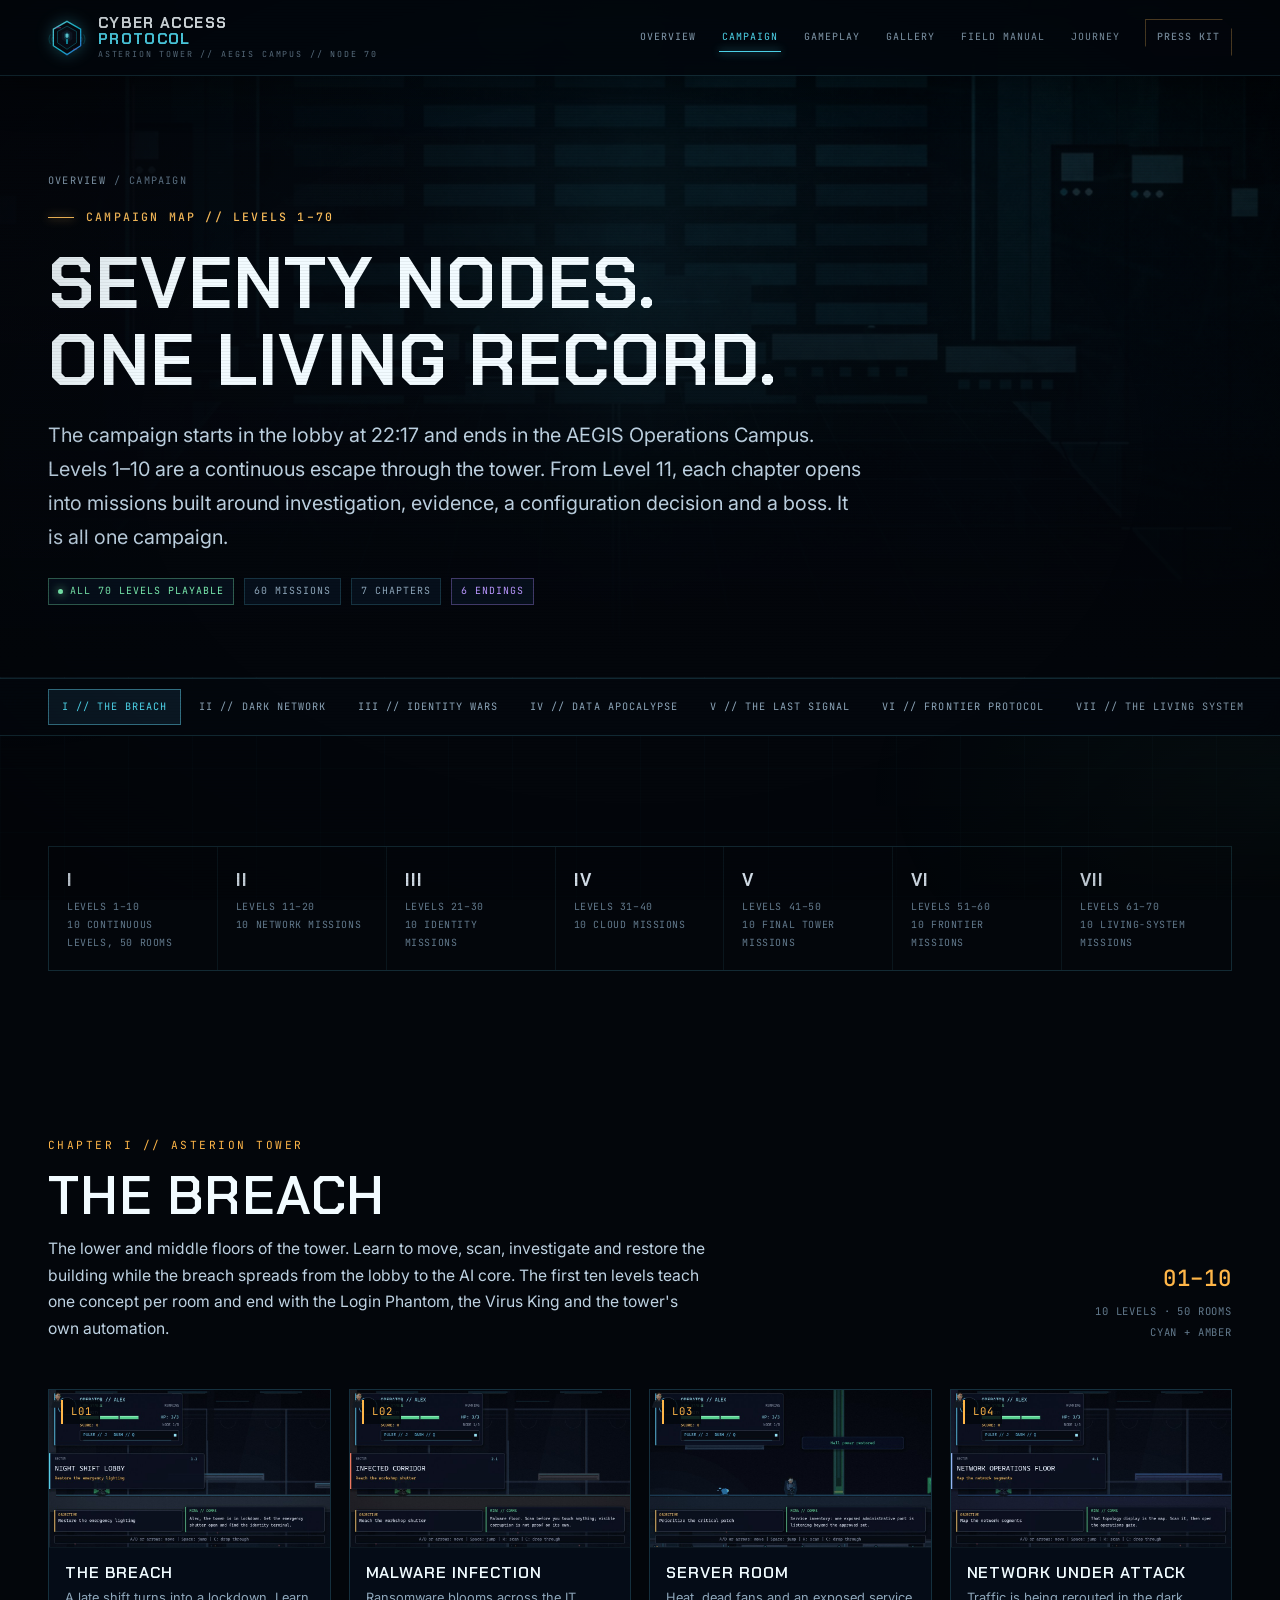
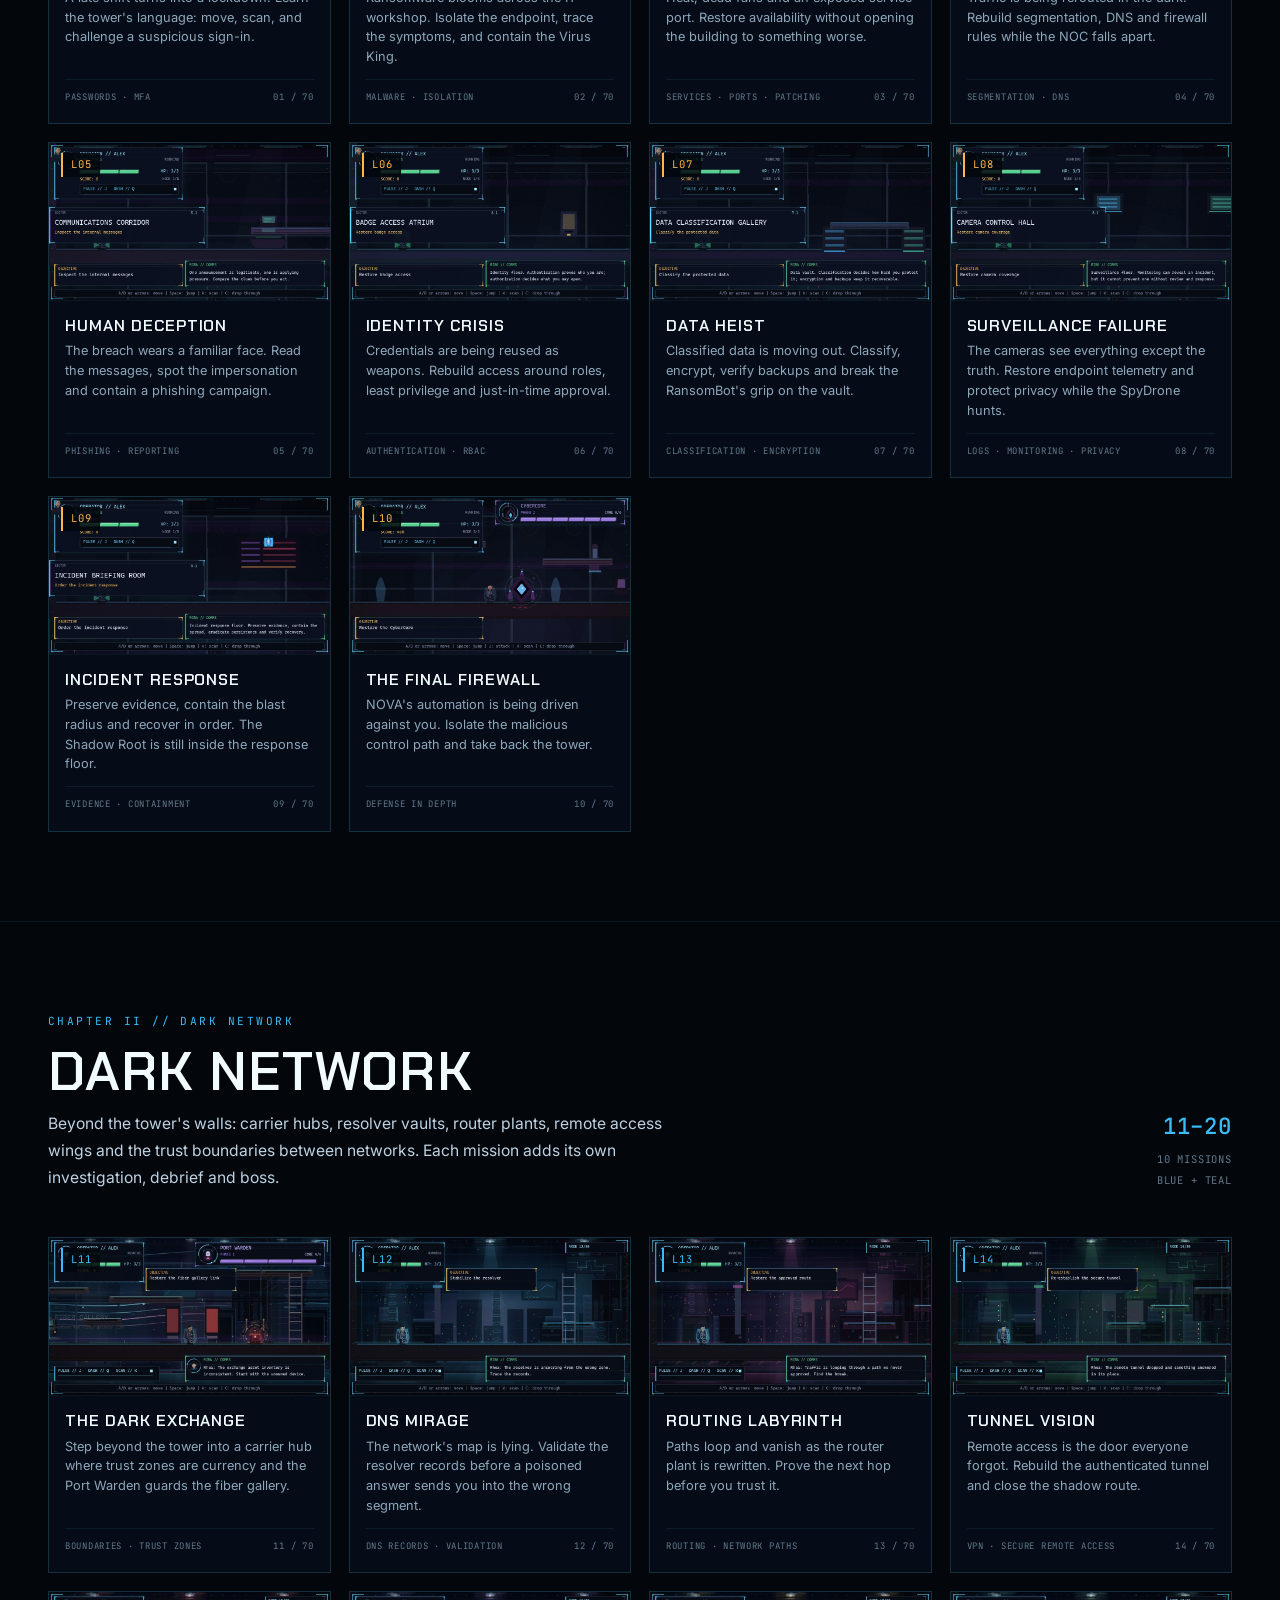
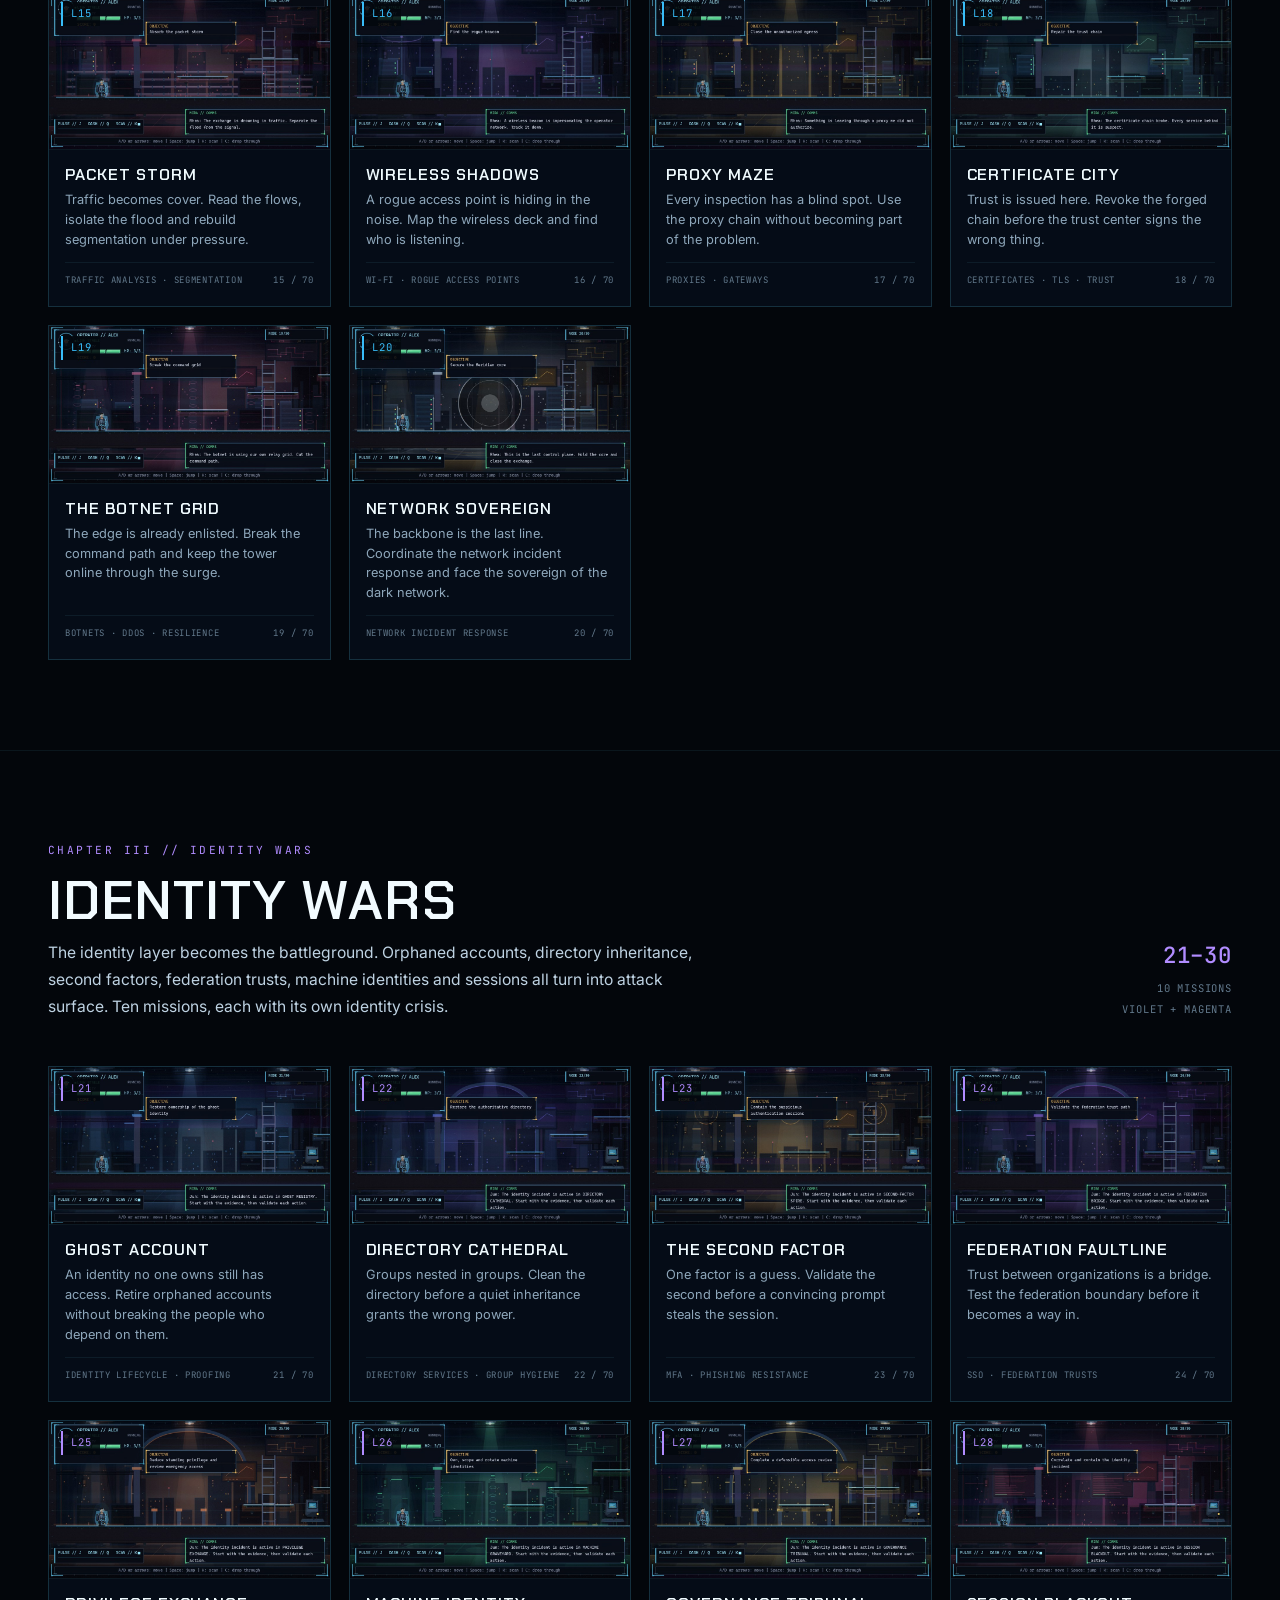
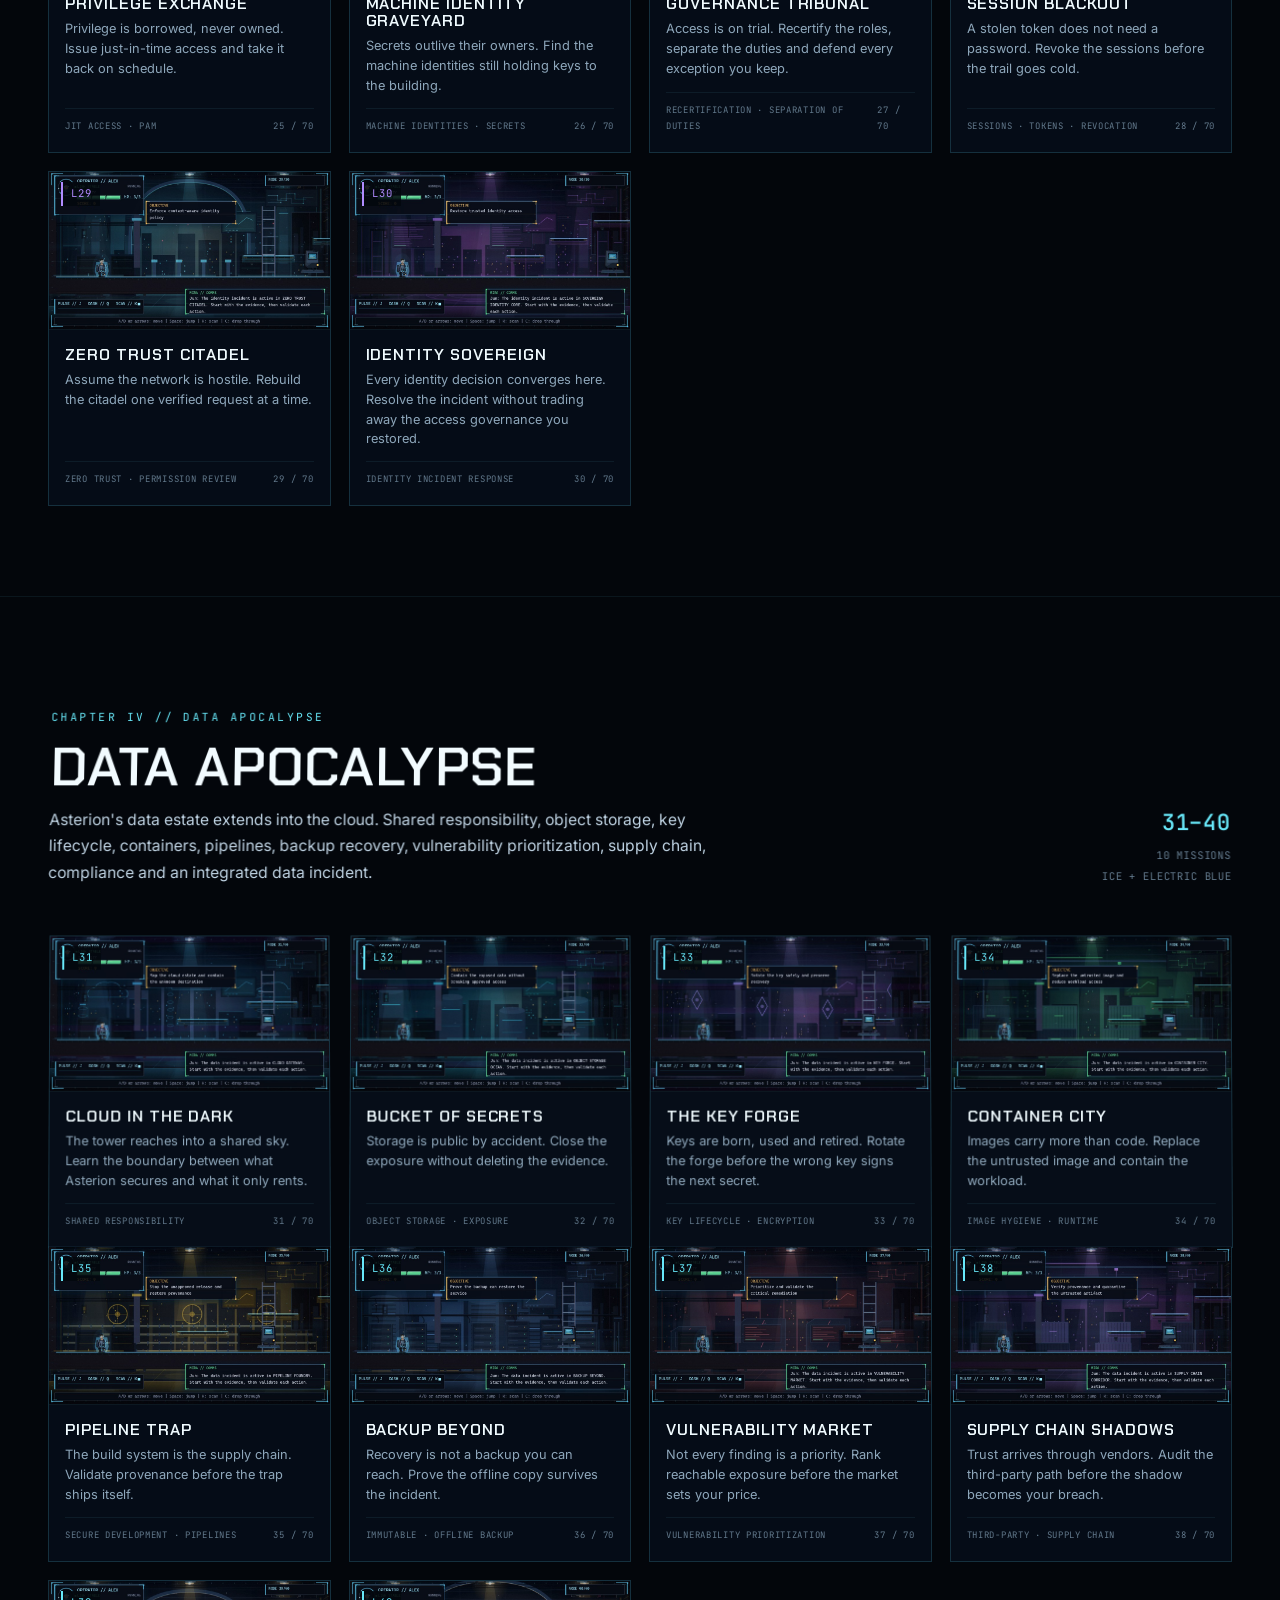
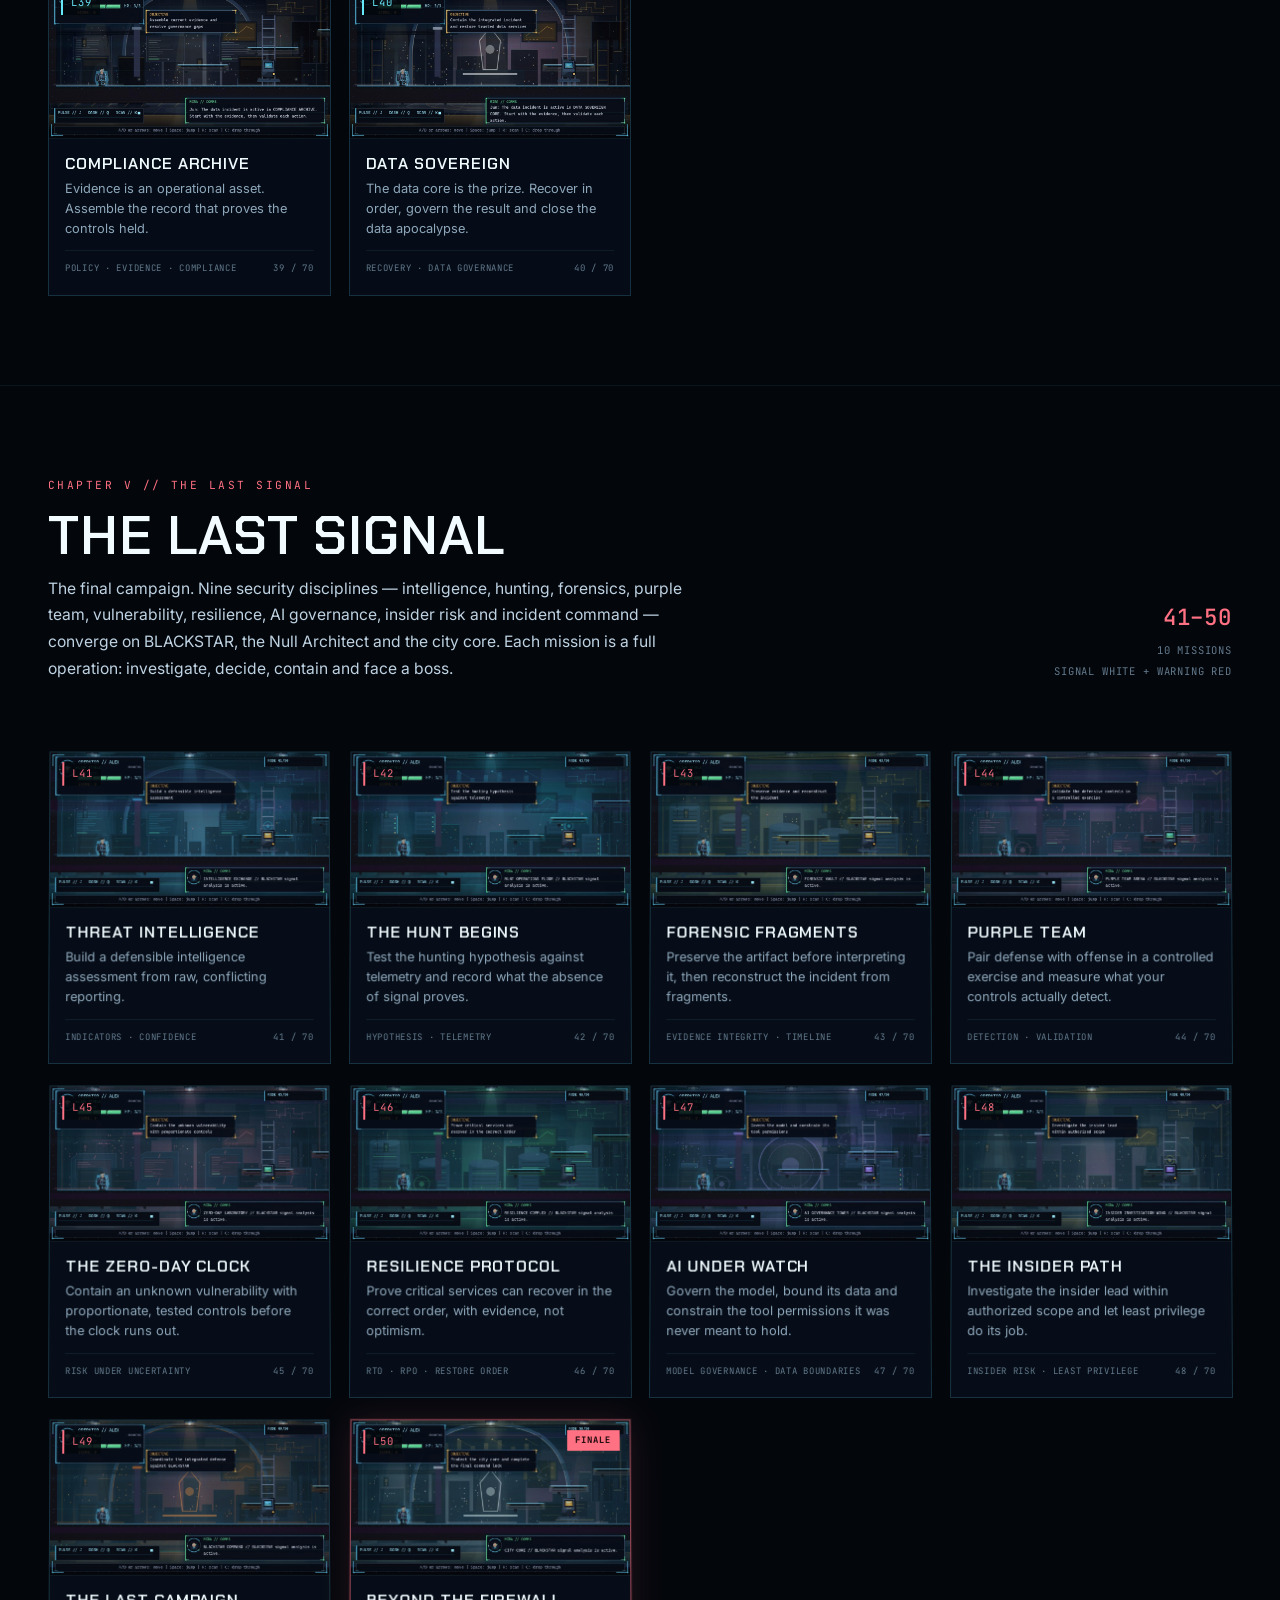
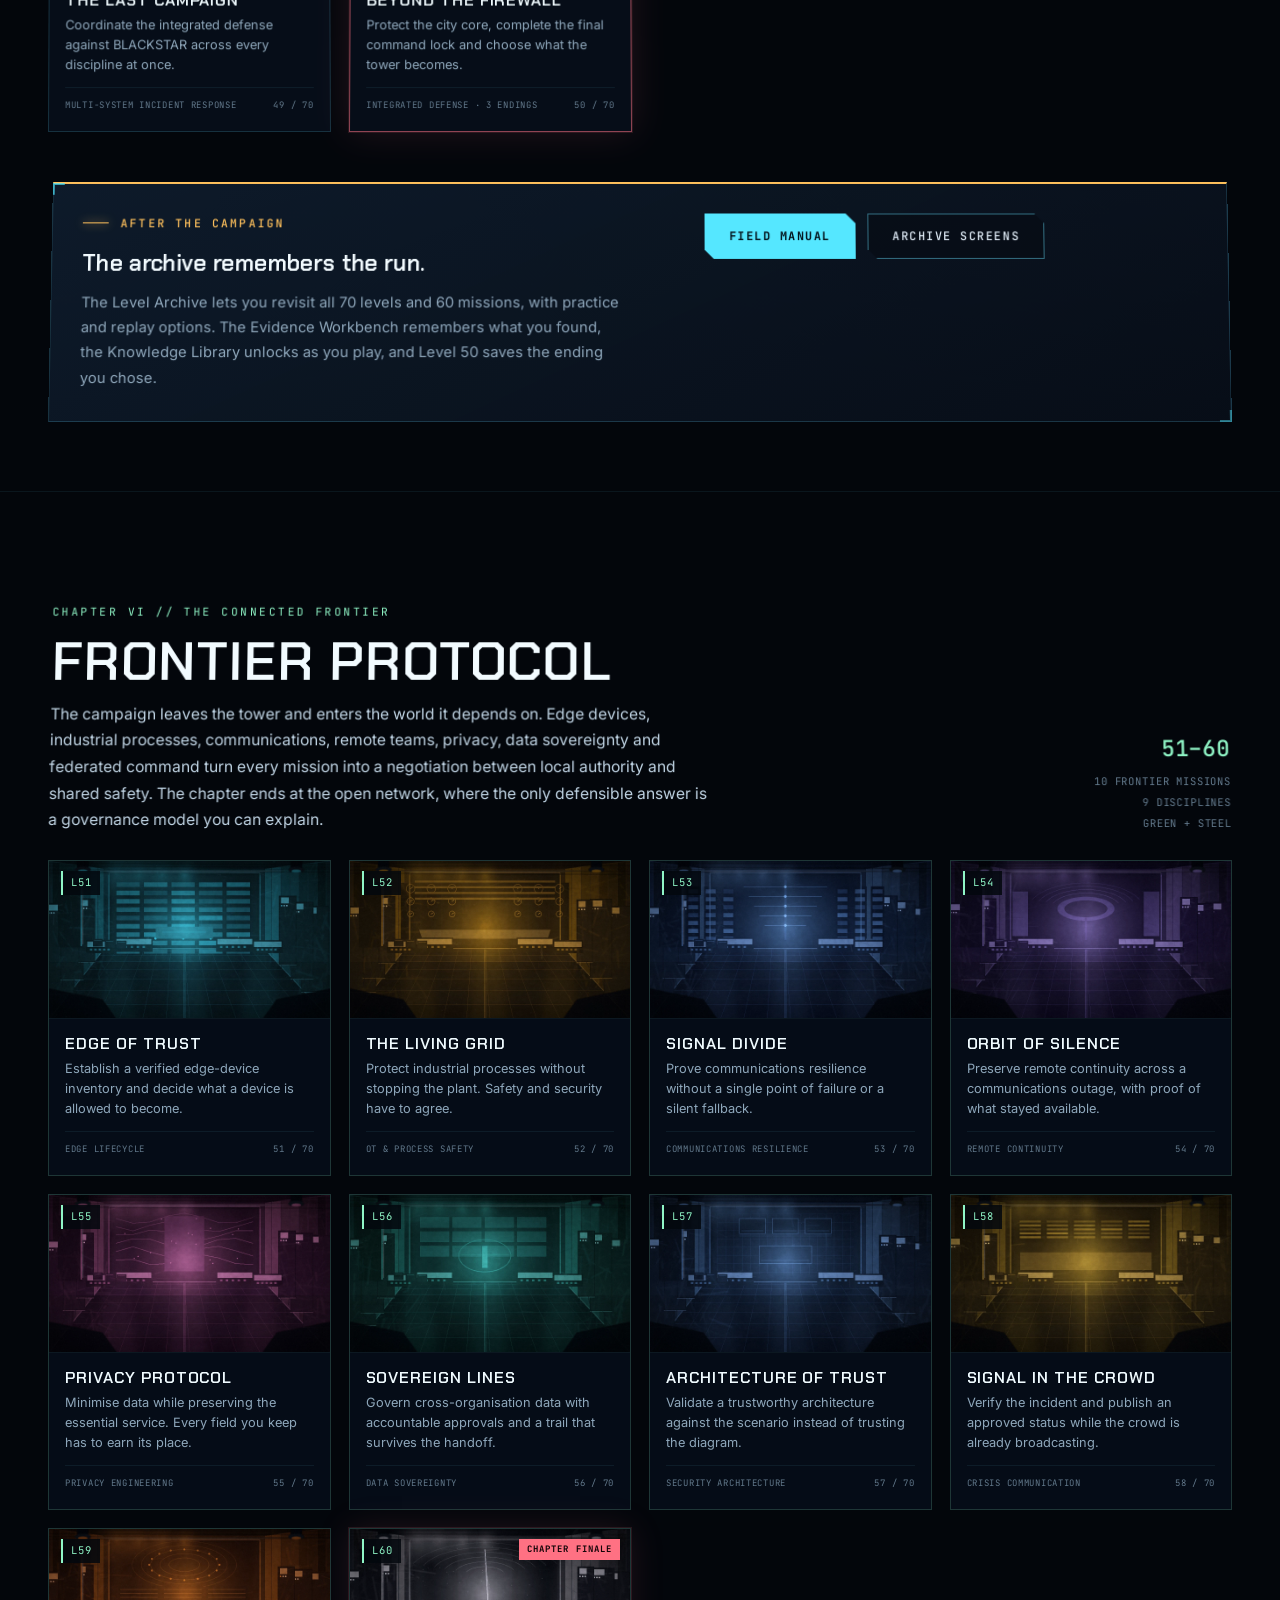
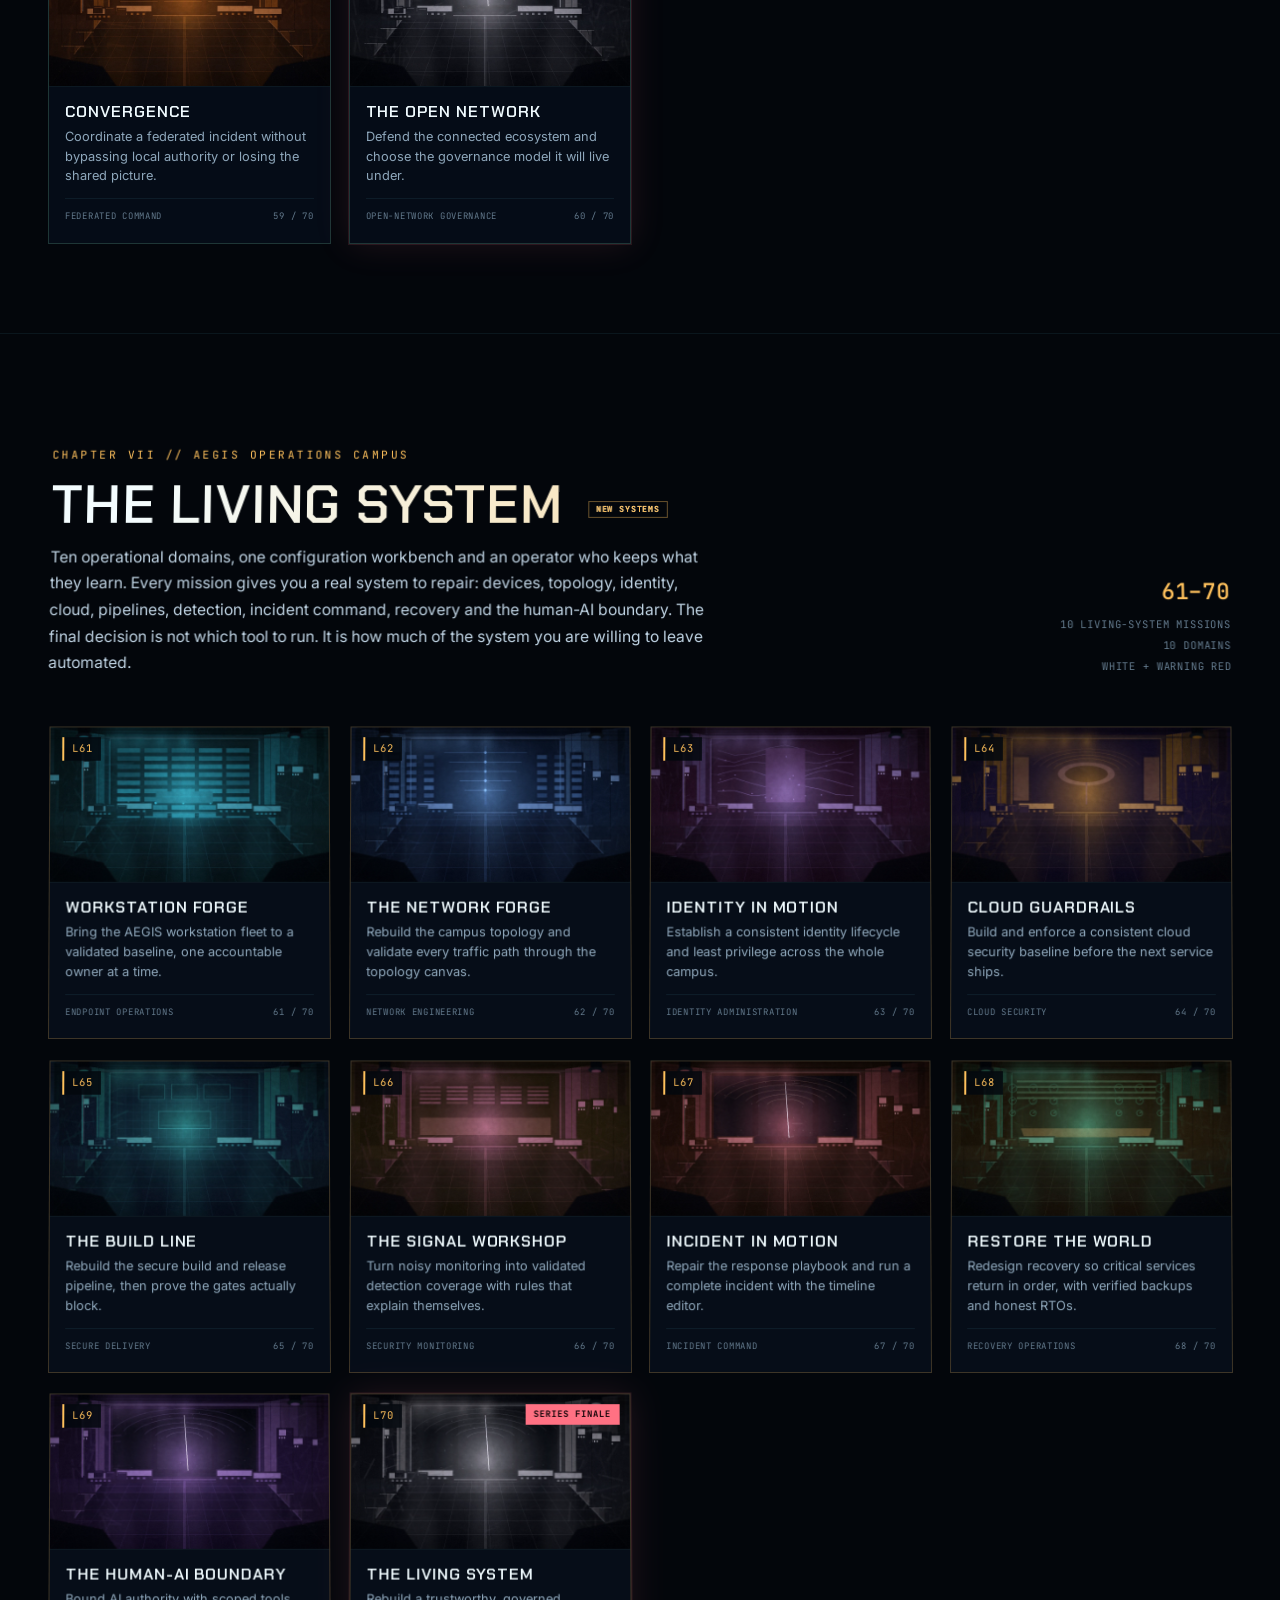
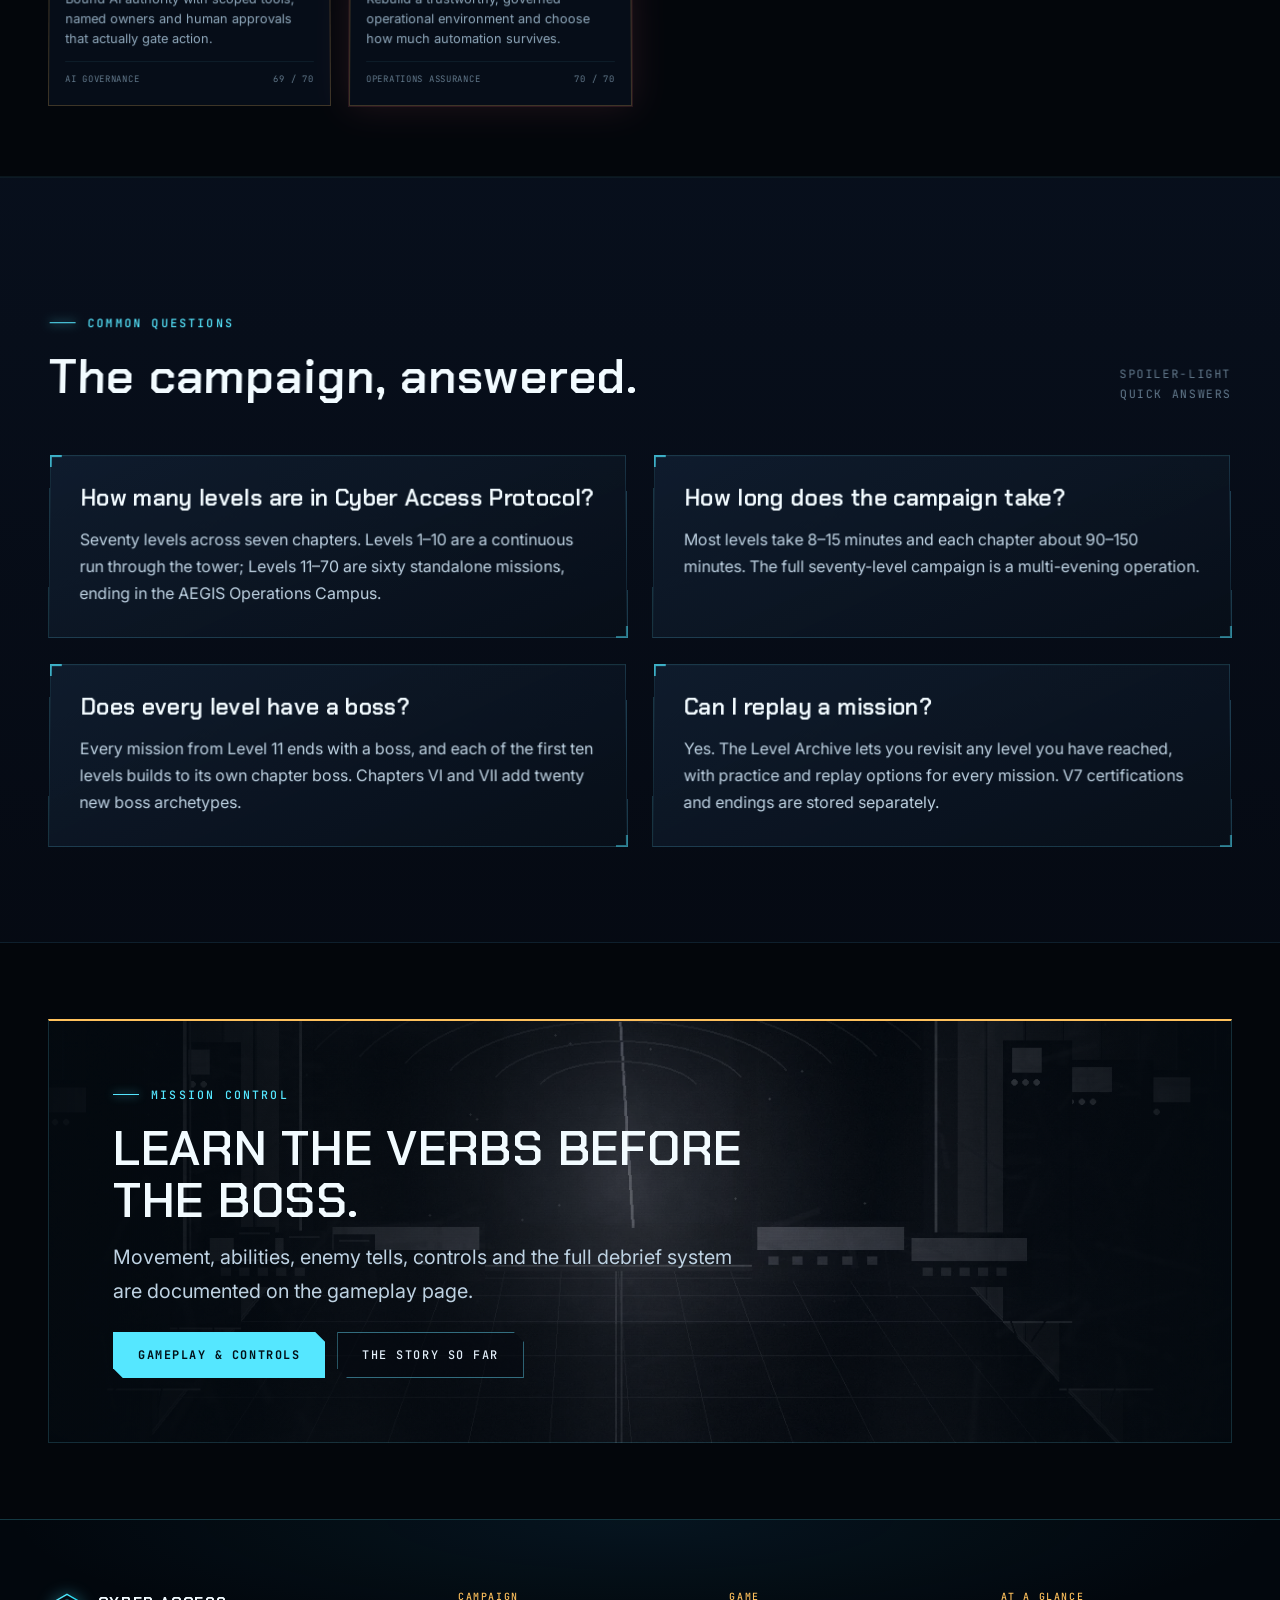
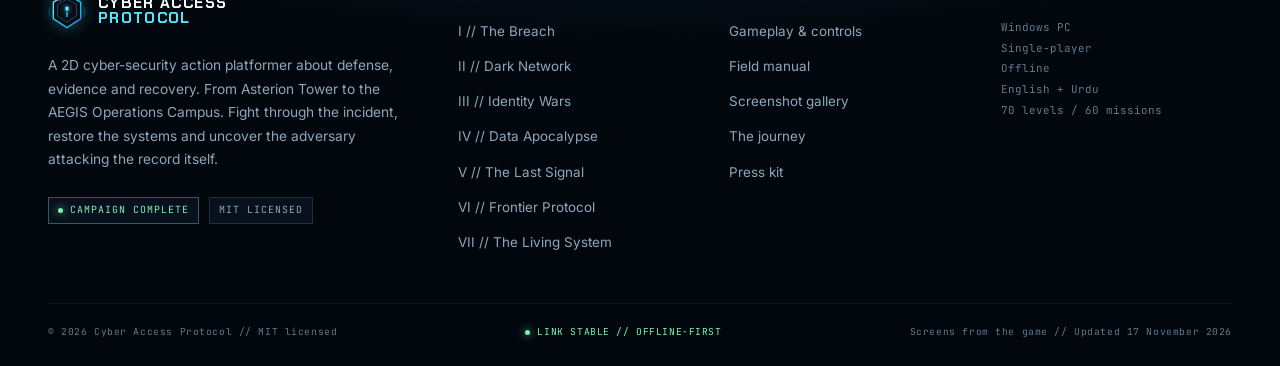
<file: campaign.html>
<!DOCTYPE html>
<html lang="en">
<head>
  <meta charset="utf-8">
  <meta name="viewport" content="width=device-width, initial-scale=1">
  <title>Campaign — Cyber Access Protocol</title>
  <meta name="description" content="The complete Cyber Access Protocol campaign map: seven chapters, seventy levels, from the Asterion Tower breach to the AEGIS Operations Campus and the living system.">
  <meta name="theme-color" content="#03060b">
  <meta name="robots" content="index,follow,max-image-preview:large">
  <meta property="og:updated_time" content="2026-11-17">
  <meta property="og:type" content="website">
  <meta property="og:title" content="Campaign — Cyber Access Protocol">
  <meta property="og:description" content="Seven chapters, seventy levels, one living record.">
  <meta property="og:image" content="assets/img/v7-zone-61.jpg">
  <meta property="og:site_name" content="Cyber Access Protocol">
  <meta name="twitter:card" content="summary_large_image">
  <link rel="icon" href="favicon.svg" type="image/svg+xml">
  <link rel="preconnect" href="https://fonts.googleapis.com">
  <link rel="preconnect" href="https://fonts.gstatic.com" crossorigin>
  <link href="https://fonts.googleapis.com/css2?family=Chakra+Petch:wght@500;600;700&family=Inter:wght@400;500;600&family=JetBrains+Mono:wght@400;500;700&display=swap" rel="stylesheet">
  <link rel="stylesheet" href="assets/css/site.css?v=6.0.0">
  <link rel="stylesheet" href="assets/css/3d.css?v=2.0.0">
  <script>document.documentElement.classList.add('js');if(!window.matchMedia('(prefers-reduced-motion: reduce)').matches)document.documentElement.classList.add('has-3d');</script>
</head>
<body>
  <a class="skip-link" href="#main">Skip to content</a>

  <header class="site-header">
    <div class="container site-header__inner">
      <a class="brand" href="index.html" aria-label="Cyber Access Protocol — home">
        <img class="brand__mark" src="assets/brand/logo_mark.svg" alt="" width="38" height="38">
        <span class="brand__text">
          <span class="brand__name">Cyber Access</span>
          <span class="brand__name brand__name--accent">Protocol</span>
          <span class="brand__sub">Asterion Tower // AEGIS Campus // Node 70</span>
        </span>
      </a>
      <button class="nav-toggle" type="button" aria-expanded="false" aria-controls="site-nav" aria-label="Toggle navigation"><span></span></button>
      <nav class="site-nav" id="site-nav" aria-label="Primary">
        <a href="index.html">Overview</a>
        <a href="campaign.html" aria-current="page">Campaign</a>
        <a href="gameplay.html">Gameplay</a>
        <a href="gallery.html">Gallery</a>
        <a href="field-manual.html">Field Manual</a>
        <a href="changelog.html">Journey</a>
        <a class="btn btn--ghost btn--small header-cta" href="press.html">Press Kit</a>
      </nav>
    </div>
  </header>

  <main id="main">

    <section class="page-hero">
      <div class="page-hero__bg">
        <img src="assets/img/plate-61.webp" alt="" width="1280" height="720" fetchpriority="high">
      </div>
      <div class="container">
        <div class="breadcrumb"><a href="index.html">Overview</a><span>/</span>Campaign</div>
        <div class="page-hero__content">
          <div class="eyebrow eyebrow--amber">Campaign map // levels 1–70</div>
          <h1>Seventy nodes.<br>One living record.</h1>
          <p class="lead">
            The campaign starts in the lobby at 22:17 and ends in the AEGIS Operations
            Campus. Levels 1–10 are a continuous escape through the tower. From Level 11,
            each chapter opens into missions built around investigation, evidence, a
            configuration decision and a boss. It is all one campaign.
          </p>
          <div class="page-hero__meta">
            <span class="chip chip--live">All 70 levels playable</span>
            <span class="chip">60 missions</span>
            <span class="chip">7 chapters</span>
            <span class="chip chip--violet">6 endings</span>
          </div>
        </div>
      </div>
    </section>

    <nav class="chapter-nav" aria-label="Chapters">
      <div class="container chapter-nav__inner">
        <a href="#chapter-1">I // The Breach</a>
        <a href="#chapter-2">II // Dark Network</a>
        <a href="#chapter-3">III // Identity Wars</a>
        <a href="#chapter-4">IV // Data Apocalypse</a>
        <a href="#chapter-5">V // The Last Signal</a>
        <a href="#chapter-6">VI // Frontier Protocol</a>
        <a href="#chapter-7">VII // The Living System</a>
      </div>
    </nav>

    <section class="section section--tight" aria-label="Campaign structure">
      <div class="container">
        <div class="campaign-summary reveal">
          <div><b>I</b>Levels 1–10<br>10 continuous levels, 50 rooms</div>
          <div><b>II</b>Levels 11–20<br>10 network missions</div>
          <div><b>III</b>Levels 21–30<br>10 identity missions</div>
          <div><b>IV</b>Levels 31–40<br>10 cloud missions</div>
          <div><b>V</b>Levels 41–50<br>10 final tower missions</div>
          <div><b>VI</b>Levels 51–60<br>10 frontier missions</div>
          <div><b>VII</b>Levels 61–70<br>10 living-system missions</div>
        </div>
      </div>
    </section>

    <!-- ================================================================== -->
    <!-- Chapter I                                                          -->
    <!-- ================================================================== -->
    <section class="chapter chapter--v1" id="chapter-1" aria-labelledby="chapter-1-title">
      <div class="container">
        <div class="chapter__head reveal">
          <div>
            <div class="chapter__roman">Chapter I // Asterion Tower</div>
            <h2 class="chapter__title" id="chapter-1-title">The Breach</h2>
            <p class="chapter__desc">
              The lower and middle floors of the tower. Learn to move, scan, investigate and
              restore the building while the breach spreads from the lobby to the AI core.
              The first ten levels teach one concept per room and end with the Login Phantom,
              the Virus King and the tower's own automation.
            </p>
          </div>
          <div class="chapter__aside"><b>01–10</b>10 levels · 50 rooms<br>cyan + amber</div>
        </div>

        <div class="level-grid">
          <article class="level-card reveal">
            <div class="level-card__media">
              <img src="assets/img/level-01.jpg" alt="Gameplay capture of Level 1, The Breach." width="960" height="540" loading="lazy">
              <span class="level-card__num">L01</span>
            </div>
            <div class="level-card__body">
              <h3 class="level-card__title">The Breach</h3>
              <p class="level-card__text">A late shift turns into a lockdown. Learn the tower's language: move, scan, and challenge a suspicious sign-in.</p>
              <div class="level-card__foot"><span>Passwords · MFA</span><span>01 / 70</span></div>
            </div>
          </article>

          <article class="level-card reveal">
            <div class="level-card__media">
              <img src="assets/img/level-02.jpg" alt="Gameplay capture of Level 2, Malware Infection." width="960" height="540" loading="lazy">
              <span class="level-card__num">L02</span>
            </div>
            <div class="level-card__body">
              <h3 class="level-card__title">Malware Infection</h3>
              <p class="level-card__text">Ransomware blooms across the IT workshop. Isolate the endpoint, trace the symptoms, and contain the Virus King.</p>
              <div class="level-card__foot"><span>Malware · isolation</span><span>02 / 70</span></div>
            </div>
          </article>

          <article class="level-card reveal">
            <div class="level-card__media">
              <img src="assets/img/level-03.jpg" alt="Gameplay capture of Level 3, Server Room." width="960" height="540" loading="lazy">
              <span class="level-card__num">L03</span>
            </div>
            <div class="level-card__body">
              <h3 class="level-card__title">Server Room</h3>
              <p class="level-card__text">Heat, dead fans and an exposed service port. Restore availability without opening the building to something worse.</p>
              <div class="level-card__foot"><span>Services · ports · patching</span><span>03 / 70</span></div>
            </div>
          </article>

          <article class="level-card reveal">
            <div class="level-card__media">
              <img src="assets/img/level-04.jpg" alt="Gameplay capture of Level 4, Network Under Attack." width="960" height="540" loading="lazy">
              <span class="level-card__num">L04</span>
            </div>
            <div class="level-card__body">
              <h3 class="level-card__title">Network Under Attack</h3>
              <p class="level-card__text">Traffic is being rerouted in the dark. Rebuild segmentation, DNS and firewall rules while the NOC falls apart.</p>
              <div class="level-card__foot"><span>Segmentation · DNS</span><span>04 / 70</span></div>
            </div>
          </article>

          <article class="level-card reveal">
            <div class="level-card__media">
              <img src="assets/img/level-05.jpg" alt="Gameplay capture of Level 5, Human Deception." width="960" height="540" loading="lazy">
              <span class="level-card__num">L05</span>
            </div>
            <div class="level-card__body">
              <h3 class="level-card__title">Human Deception</h3>
              <p class="level-card__text">The breach wears a familiar face. Read the messages, spot the impersonation and contain a phishing campaign.</p>
              <div class="level-card__foot"><span>Phishing · reporting</span><span>05 / 70</span></div>
            </div>
          </article>

          <article class="level-card reveal">
            <div class="level-card__media">
              <img src="assets/img/level-06.jpg" alt="Gameplay capture of Level 6, Identity Crisis." width="960" height="540" loading="lazy">
              <span class="level-card__num">L06</span>
            </div>
            <div class="level-card__body">
              <h3 class="level-card__title">Identity Crisis</h3>
              <p class="level-card__text">Credentials are being reused as weapons. Rebuild access around roles, least privilege and just-in-time approval.</p>
              <div class="level-card__foot"><span>Authentication · RBAC</span><span>06 / 70</span></div>
            </div>
          </article>

          <article class="level-card reveal">
            <div class="level-card__media">
              <img src="assets/img/level-07.jpg" alt="Gameplay capture of Level 7, Data Heist." width="960" height="540" loading="lazy">
              <span class="level-card__num">L07</span>
            </div>
            <div class="level-card__body">
              <h3 class="level-card__title">Data Heist</h3>
              <p class="level-card__text">Classified data is moving out. Classify, encrypt, verify backups and break the RansomBot's grip on the vault.</p>
              <div class="level-card__foot"><span>Classification · encryption</span><span>07 / 70</span></div>
            </div>
          </article>

          <article class="level-card reveal">
            <div class="level-card__media">
              <img src="assets/img/level-08.jpg" alt="Gameplay capture of Level 8, Surveillance Failure." width="960" height="540" loading="lazy">
              <span class="level-card__num">L08</span>
            </div>
            <div class="level-card__body">
              <h3 class="level-card__title">Surveillance Failure</h3>
              <p class="level-card__text">The cameras see everything except the truth. Restore endpoint telemetry and protect privacy while the SpyDrone hunts.</p>
              <div class="level-card__foot"><span>Logs · monitoring · privacy</span><span>08 / 70</span></div>
            </div>
          </article>

          <article class="level-card reveal">
            <div class="level-card__media">
              <img src="assets/img/level-09.jpg" alt="Gameplay capture of Level 9, Incident Response." width="960" height="540" loading="lazy">
              <span class="level-card__num">L09</span>
            </div>
            <div class="level-card__body">
              <h3 class="level-card__title">Incident Response</h3>
              <p class="level-card__text">Preserve evidence, contain the blast radius and recover in order. The Shadow Root is still inside the response floor.</p>
              <div class="level-card__foot"><span>Evidence · containment</span><span>09 / 70</span></div>
            </div>
          </article>

          <article class="level-card reveal">
            <div class="level-card__media">
              <img src="assets/img/level-10.jpg" alt="Gameplay capture of Level 10, The Final Firewall." width="960" height="540" loading="lazy">
              <span class="level-card__num">L10</span>
            </div>
            <div class="level-card__body">
              <h3 class="level-card__title">The Final Firewall</h3>
              <p class="level-card__text">NOVA's automation is being driven against you. Isolate the malicious control path and take back the tower.</p>
              <div class="level-card__foot"><span>Defense in depth</span><span>10 / 70</span></div>
            </div>
          </article>
        </div>
      </div>
    </section>

    <!-- ================================================================== -->
    <!-- Chapter II                                                         -->
    <!-- ================================================================== -->
    <section class="chapter chapter--v2" id="chapter-2" aria-labelledby="chapter-2-title">
      <div class="container">
        <div class="chapter__head reveal">
          <div>
            <div class="chapter__roman">Chapter II // Dark Network</div>
            <h2 class="chapter__title" id="chapter-2-title">Dark Network</h2>
            <p class="chapter__desc">
              Beyond the tower's walls: carrier hubs, resolver vaults, router plants, remote
              access wings and the trust boundaries between networks. Each mission adds
              its own investigation, debrief and boss.
            </p>
          </div>
          <div class="chapter__aside"><b>11–20</b>10 missions<br>blue + teal</div>
        </div>

        <div class="level-grid">
          <article class="level-card reveal">
            <div class="level-card__media">
              <img src="assets/img/level-11.jpg" alt="Gameplay capture of Level 11, The Dark Exchange." width="960" height="540" loading="lazy">
              <span class="level-card__num">L11</span>
            </div>
            <div class="level-card__body">
              <h3 class="level-card__title">The Dark Exchange</h3>
              <p class="level-card__text">Step beyond the tower into a carrier hub where trust zones are currency and the Port Warden guards the fiber gallery.</p>
              <div class="level-card__foot"><span>Boundaries · trust zones</span><span>11 / 70</span></div>
            </div>
          </article>

          <article class="level-card reveal">
            <div class="level-card__media">
              <img src="assets/img/level-12.jpg" alt="Gameplay capture of Level 12, DNS Mirage." width="960" height="540" loading="lazy">
              <span class="level-card__num">L12</span>
            </div>
            <div class="level-card__body">
              <h3 class="level-card__title">DNS Mirage</h3>
              <p class="level-card__text">The network's map is lying. Validate the resolver records before a poisoned answer sends you into the wrong segment.</p>
              <div class="level-card__foot"><span>DNS records · validation</span><span>12 / 70</span></div>
            </div>
          </article>

          <article class="level-card reveal">
            <div class="level-card__media">
              <img src="assets/img/level-13.jpg" alt="Gameplay capture of Level 13, Routing Labyrinth." width="960" height="540" loading="lazy">
              <span class="level-card__num">L13</span>
            </div>
            <div class="level-card__body">
              <h3 class="level-card__title">Routing Labyrinth</h3>
              <p class="level-card__text">Paths loop and vanish as the router plant is rewritten. Prove the next hop before you trust it.</p>
              <div class="level-card__foot"><span>Routing · network paths</span><span>13 / 70</span></div>
            </div>
          </article>

          <article class="level-card reveal">
            <div class="level-card__media">
              <img src="assets/img/level-14.jpg" alt="Gameplay capture of Level 14, Tunnel Vision." width="960" height="540" loading="lazy">
              <span class="level-card__num">L14</span>
            </div>
            <div class="level-card__body">
              <h3 class="level-card__title">Tunnel Vision</h3>
              <p class="level-card__text">Remote access is the door everyone forgot. Rebuild the authenticated tunnel and close the shadow route.</p>
              <div class="level-card__foot"><span>VPN · secure remote access</span><span>14 / 70</span></div>
            </div>
          </article>

          <article class="level-card reveal">
            <div class="level-card__media">
              <img src="assets/img/level-15.jpg" alt="Gameplay capture of Level 15, Packet Storm." width="960" height="540" loading="lazy">
              <span class="level-card__num">L15</span>
            </div>
            <div class="level-card__body">
              <h3 class="level-card__title">Packet Storm</h3>
              <p class="level-card__text">Traffic becomes cover. Read the flows, isolate the flood and rebuild segmentation under pressure.</p>
              <div class="level-card__foot"><span>Traffic analysis · segmentation</span><span>15 / 70</span></div>
            </div>
          </article>

          <article class="level-card reveal">
            <div class="level-card__media">
              <img src="assets/img/level-16.jpg" alt="Gameplay capture of Level 16, Wireless Shadows." width="960" height="540" loading="lazy">
              <span class="level-card__num">L16</span>
            </div>
            <div class="level-card__body">
              <h3 class="level-card__title">Wireless Shadows</h3>
              <p class="level-card__text">A rogue access point is hiding in the noise. Map the wireless deck and find who is listening.</p>
              <div class="level-card__foot"><span>Wi-Fi · rogue access points</span><span>16 / 70</span></div>
            </div>
          </article>

          <article class="level-card reveal">
            <div class="level-card__media">
              <img src="assets/img/level-17.jpg" alt="Gameplay capture of Level 17, Proxy Maze." width="960" height="540" loading="lazy">
              <span class="level-card__num">L17</span>
            </div>
            <div class="level-card__body">
              <h3 class="level-card__title">Proxy Maze</h3>
              <p class="level-card__text">Every inspection has a blind spot. Use the proxy chain without becoming part of the problem.</p>
              <div class="level-card__foot"><span>Proxies · gateways</span><span>17 / 70</span></div>
            </div>
          </article>

          <article class="level-card reveal">
            <div class="level-card__media">
              <img src="assets/img/level-18.jpg" alt="Gameplay capture of Level 18, Certificate City." width="960" height="540" loading="lazy">
              <span class="level-card__num">L18</span>
            </div>
            <div class="level-card__body">
              <h3 class="level-card__title">Certificate City</h3>
              <p class="level-card__text">Trust is issued here. Revoke the forged chain before the trust center signs the wrong thing.</p>
              <div class="level-card__foot"><span>Certificates · TLS · trust</span><span>18 / 70</span></div>
            </div>
          </article>

          <article class="level-card reveal">
            <div class="level-card__media">
              <img src="assets/img/level-19.jpg" alt="Gameplay capture of Level 19, The Botnet Grid." width="960" height="540" loading="lazy">
              <span class="level-card__num">L19</span>
            </div>
            <div class="level-card__body">
              <h3 class="level-card__title">The Botnet Grid</h3>
              <p class="level-card__text">The edge is already enlisted. Break the command path and keep the tower online through the surge.</p>
              <div class="level-card__foot"><span>Botnets · DDoS · resilience</span><span>19 / 70</span></div>
            </div>
          </article>

          <article class="level-card reveal">
            <div class="level-card__media">
              <img src="assets/img/level-20.jpg" alt="Gameplay capture of Level 20, Network Sovereign." width="960" height="540" loading="lazy">
              <span class="level-card__num">L20</span>
            </div>
            <div class="level-card__body">
              <h3 class="level-card__title">Network Sovereign</h3>
              <p class="level-card__text">The backbone is the last line. Coordinate the network incident response and face the sovereign of the dark network.</p>
              <div class="level-card__foot"><span>Network incident response</span><span>20 / 70</span></div>
            </div>
          </article>
        </div>
      </div>
    </section>

    <!-- ================================================================== -->
    <!-- Chapter III                                                        -->
    <!-- ================================================================== -->
    <section class="chapter chapter--v3" id="chapter-3" aria-labelledby="chapter-3-title">
      <div class="container">
        <div class="chapter__head reveal">
          <div>
            <div class="chapter__roman">Chapter III // Identity Wars</div>
            <h2 class="chapter__title" id="chapter-3-title">Identity Wars</h2>
            <p class="chapter__desc">
              The identity layer becomes the battleground. Orphaned accounts, directory
              inheritance, second factors, federation trusts, machine identities and sessions
              all turn into attack surface. Ten missions, each with its own identity crisis.
            </p>
          </div>
          <div class="chapter__aside"><b>21–30</b>10 missions<br>violet + magenta</div>
        </div>

        <div class="level-grid">
          <article class="level-card reveal">
            <div class="level-card__media">
              <img src="assets/img/level-21.jpg" alt="Gameplay capture of Level 21, Ghost Account." width="960" height="540" loading="lazy">
              <span class="level-card__num">L21</span>
            </div>
            <div class="level-card__body">
              <h3 class="level-card__title">Ghost Account</h3>
              <p class="level-card__text">An identity no one owns still has access. Retire orphaned accounts without breaking the people who depend on them.</p>
              <div class="level-card__foot"><span>Identity lifecycle · proofing</span><span>21 / 70</span></div>
            </div>
          </article>

          <article class="level-card reveal">
            <div class="level-card__media">
              <img src="assets/img/level-22.jpg" alt="Gameplay capture of Level 22, Directory Cathedral." width="960" height="540" loading="lazy">
              <span class="level-card__num">L22</span>
            </div>
            <div class="level-card__body">
              <h3 class="level-card__title">Directory Cathedral</h3>
              <p class="level-card__text">Groups nested in groups. Clean the directory before a quiet inheritance grants the wrong power.</p>
              <div class="level-card__foot"><span>Directory services · group hygiene</span><span>22 / 70</span></div>
            </div>
          </article>

          <article class="level-card reveal">
            <div class="level-card__media">
              <img src="assets/img/level-23.jpg" alt="Gameplay capture of Level 23, The Second Factor." width="960" height="540" loading="lazy">
              <span class="level-card__num">L23</span>
            </div>
            <div class="level-card__body">
              <h3 class="level-card__title">The Second Factor</h3>
              <p class="level-card__text">One factor is a guess. Validate the second before a convincing prompt steals the session.</p>
              <div class="level-card__foot"><span>MFA · phishing resistance</span><span>23 / 70</span></div>
            </div>
          </article>

          <article class="level-card reveal">
            <div class="level-card__media">
              <img src="assets/img/level-24.jpg" alt="Gameplay capture of Level 24, Federation Faultline." width="960" height="540" loading="lazy">
              <span class="level-card__num">L24</span>
            </div>
            <div class="level-card__body">
              <h3 class="level-card__title">Federation Faultline</h3>
              <p class="level-card__text">Trust between organizations is a bridge. Test the federation boundary before it becomes a way in.</p>
              <div class="level-card__foot"><span>SSO · federation trusts</span><span>24 / 70</span></div>
            </div>
          </article>

          <article class="level-card reveal">
            <div class="level-card__media">
              <img src="assets/img/level-25.jpg" alt="Gameplay capture of Level 25, Privilege Exchange." width="960" height="540" loading="lazy">
              <span class="level-card__num">L25</span>
            </div>
            <div class="level-card__body">
              <h3 class="level-card__title">Privilege Exchange</h3>
              <p class="level-card__text">Privilege is borrowed, never owned. Issue just-in-time access and take it back on schedule.</p>
              <div class="level-card__foot"><span>JIT access · PAM</span><span>25 / 70</span></div>
            </div>
          </article>

          <article class="level-card reveal">
            <div class="level-card__media">
              <img src="assets/img/level-26.jpg" alt="Gameplay capture of Level 26, Machine Identity Graveyard." width="960" height="540" loading="lazy">
              <span class="level-card__num">L26</span>
            </div>
            <div class="level-card__body">
              <h3 class="level-card__title">Machine Identity Graveyard</h3>
              <p class="level-card__text">Secrets outlive their owners. Find the machine identities still holding keys to the building.</p>
              <div class="level-card__foot"><span>Machine identities · secrets</span><span>26 / 70</span></div>
            </div>
          </article>

          <article class="level-card reveal">
            <div class="level-card__media">
              <img src="assets/img/level-27.jpg" alt="Gameplay capture of Level 27, Governance Tribunal." width="960" height="540" loading="lazy">
              <span class="level-card__num">L27</span>
            </div>
            <div class="level-card__body">
              <h3 class="level-card__title">Governance Tribunal</h3>
              <p class="level-card__text">Access is on trial. Recertify the roles, separate the duties and defend every exception you keep.</p>
              <div class="level-card__foot"><span>Recertification · separation of duties</span><span>27 / 70</span></div>
            </div>
          </article>

          <article class="level-card reveal">
            <div class="level-card__media">
              <img src="assets/img/level-28.jpg" alt="Gameplay capture of Level 28, Session Blackout." width="960" height="540" loading="lazy">
              <span class="level-card__num">L28</span>
            </div>
            <div class="level-card__body">
              <h3 class="level-card__title">Session Blackout</h3>
              <p class="level-card__text">A stolen token does not need a password. Revoke the sessions before the trail goes cold.</p>
              <div class="level-card__foot"><span>Sessions · tokens · revocation</span><span>28 / 70</span></div>
            </div>
          </article>

          <article class="level-card reveal">
            <div class="level-card__media">
              <img src="assets/img/level-29.jpg" alt="Gameplay capture of Level 29, Zero Trust Citadel." width="960" height="540" loading="lazy">
              <span class="level-card__num">L29</span>
            </div>
            <div class="level-card__body">
              <h3 class="level-card__title">Zero Trust Citadel</h3>
              <p class="level-card__text">Assume the network is hostile. Rebuild the citadel one verified request at a time.</p>
              <div class="level-card__foot"><span>Zero trust · permission review</span><span>29 / 70</span></div>
            </div>
          </article>

          <article class="level-card reveal">
            <div class="level-card__media">
              <img src="assets/img/level-30.jpg" alt="Gameplay capture of Level 30, Identity Sovereign." width="960" height="540" loading="lazy">
              <span class="level-card__num">L30</span>
            </div>
            <div class="level-card__body">
              <h3 class="level-card__title">Identity Sovereign</h3>
              <p class="level-card__text">Every identity decision converges here. Resolve the incident without trading away the access governance you restored.</p>
              <div class="level-card__foot"><span>Identity incident response</span><span>30 / 70</span></div>
            </div>
          </article>
        </div>
      </div>
    </section>

    <!-- ================================================================== -->
    <!-- Chapter IV                                                         -->
    <!-- ================================================================== -->
    <section class="chapter chapter--v4" id="chapter-4" aria-labelledby="chapter-4-title">
      <div class="container">
        <div class="chapter__head reveal">
          <div>
            <div class="chapter__roman">Chapter IV // Data Apocalypse</div>
            <h2 class="chapter__title" id="chapter-4-title">Data Apocalypse</h2>
            <p class="chapter__desc">
              Asterion's data estate extends into the cloud. Shared responsibility, object
              storage, key lifecycle, containers, pipelines, backup recovery, vulnerability
              prioritization, supply chain, compliance and an integrated data incident.
            </p>
          </div>
          <div class="chapter__aside"><b>31–40</b>10 missions<br>ice + electric blue</div>
        </div>

        <div class="level-grid">
          <article class="level-card reveal">
            <div class="level-card__media">
              <img src="assets/img/level-31.jpg" alt="Gameplay capture of Level 31, Cloud in the Dark." width="960" height="540" loading="lazy">
              <span class="level-card__num">L31</span>
            </div>
            <div class="level-card__body">
              <h3 class="level-card__title">Cloud in the Dark</h3>
              <p class="level-card__text">The tower reaches into a shared sky. Learn the boundary between what Asterion secures and what it only rents.</p>
              <div class="level-card__foot"><span>Shared responsibility</span><span>31 / 70</span></div>
            </div>
          </article>

          <article class="level-card reveal">
            <div class="level-card__media">
              <img src="assets/img/level-32.jpg" alt="Gameplay capture of Level 32, Bucket of Secrets." width="960" height="540" loading="lazy">
              <span class="level-card__num">L32</span>
            </div>
            <div class="level-card__body">
              <h3 class="level-card__title">Bucket of Secrets</h3>
              <p class="level-card__text">Storage is public by accident. Close the exposure without deleting the evidence.</p>
              <div class="level-card__foot"><span>Object storage · exposure</span><span>32 / 70</span></div>
            </div>
          </article>

          <article class="level-card reveal">
            <div class="level-card__media">
              <img src="assets/img/level-33.jpg" alt="Gameplay capture of Level 33, The Key Forge." width="960" height="540" loading="lazy">
              <span class="level-card__num">L33</span>
            </div>
            <div class="level-card__body">
              <h3 class="level-card__title">The Key Forge</h3>
              <p class="level-card__text">Keys are born, used and retired. Rotate the forge before the wrong key signs the next secret.</p>
              <div class="level-card__foot"><span>Key lifecycle · encryption</span><span>33 / 70</span></div>
            </div>
          </article>

          <article class="level-card reveal">
            <div class="level-card__media">
              <img src="assets/img/level-34.jpg" alt="Gameplay capture of Level 34, Container City." width="960" height="540" loading="lazy">
              <span class="level-card__num">L34</span>
            </div>
            <div class="level-card__body">
              <h3 class="level-card__title">Container City</h3>
              <p class="level-card__text">Images carry more than code. Replace the untrusted image and contain the workload.</p>
              <div class="level-card__foot"><span>Image hygiene · runtime</span><span>34 / 70</span></div>
            </div>
          </article>

          <article class="level-card reveal">
            <div class="level-card__media">
              <img src="assets/img/level-35.jpg" alt="Gameplay capture of Level 35, Pipeline Trap." width="960" height="540" loading="lazy">
              <span class="level-card__num">L35</span>
            </div>
            <div class="level-card__body">
              <h3 class="level-card__title">Pipeline Trap</h3>
              <p class="level-card__text">The build system is the supply chain. Validate provenance before the trap ships itself.</p>
              <div class="level-card__foot"><span>Secure development · pipelines</span><span>35 / 70</span></div>
            </div>
          </article>

          <article class="level-card reveal">
            <div class="level-card__media">
              <img src="assets/img/level-36.jpg" alt="Gameplay capture of Level 36, Backup Beyond." width="960" height="540" loading="lazy">
              <span class="level-card__num">L36</span>
            </div>
            <div class="level-card__body">
              <h3 class="level-card__title">Backup Beyond</h3>
              <p class="level-card__text">Recovery is not a backup you can reach. Prove the offline copy survives the incident.</p>
              <div class="level-card__foot"><span>Immutable · offline backup</span><span>36 / 70</span></div>
            </div>
          </article>

          <article class="level-card reveal">
            <div class="level-card__media">
              <img src="assets/img/level-37.jpg" alt="Gameplay capture of Level 37, Vulnerability Market." width="960" height="540" loading="lazy">
              <span class="level-card__num">L37</span>
            </div>
            <div class="level-card__body">
              <h3 class="level-card__title">Vulnerability Market</h3>
              <p class="level-card__text">Not every finding is a priority. Rank reachable exposure before the market sets your price.</p>
              <div class="level-card__foot"><span>Vulnerability prioritization</span><span>37 / 70</span></div>
            </div>
          </article>

          <article class="level-card reveal">
            <div class="level-card__media">
              <img src="assets/img/level-38.jpg" alt="Gameplay capture of Level 38, Supply Chain Shadows." width="960" height="540" loading="lazy">
              <span class="level-card__num">L38</span>
            </div>
            <div class="level-card__body">
              <h3 class="level-card__title">Supply Chain Shadows</h3>
              <p class="level-card__text">Trust arrives through vendors. Audit the third-party path before the shadow becomes your breach.</p>
              <div class="level-card__foot"><span>Third-party · supply chain</span><span>38 / 70</span></div>
            </div>
          </article>

          <article class="level-card reveal">
            <div class="level-card__media">
              <img src="assets/img/level-39.jpg" alt="Gameplay capture of Level 39, Compliance Archive." width="960" height="540" loading="lazy">
              <span class="level-card__num">L39</span>
            </div>
            <div class="level-card__body">
              <h3 class="level-card__title">Compliance Archive</h3>
              <p class="level-card__text">Evidence is an operational asset. Assemble the record that proves the controls held.</p>
              <div class="level-card__foot"><span>Policy · evidence · compliance</span><span>39 / 70</span></div>
            </div>
          </article>

          <article class="level-card reveal">
            <div class="level-card__media">
              <img src="assets/img/level-40.jpg" alt="Gameplay capture of Level 40, Data Sovereign." width="960" height="540" loading="lazy">
              <span class="level-card__num">L40</span>
            </div>
            <div class="level-card__body">
              <h3 class="level-card__title">Data Sovereign</h3>
              <p class="level-card__text">The data core is the prize. Recover in order, govern the result and close the data apocalypse.</p>
              <div class="level-card__foot"><span>Recovery · data governance</span><span>40 / 70</span></div>
            </div>
          </article>
        </div>
      </div>
    </section>

    <!-- ================================================================== -->
    <!-- Chapter V                                                          -->
    <!-- ================================================================== -->
    <section class="chapter chapter--v5" id="chapter-5" aria-labelledby="chapter-5-title">
      <div class="container">
        <div class="chapter__head reveal">
          <div>
            <div class="chapter__roman">Chapter V // The Last Signal</div>
            <h2 class="chapter__title" id="chapter-5-title">The Last Signal</h2>
            <p class="chapter__desc">
              The final campaign. Nine security disciplines — intelligence, hunting, forensics,
              purple team, vulnerability, resilience, AI governance, insider risk and incident
              command — converge on BLACKSTAR, the Null Architect and the city core. Each
              mission is a full operation: investigate, decide, contain and face a boss.
            </p>
          </div>
          <div class="chapter__aside"><b>41–50</b>10 missions<br>signal white + warning red</div>
        </div>

        <div class="level-grid">
          <article class="level-card reveal">
            <div class="level-card__media">
              <img src="assets/img/level-41.jpg" alt="Gameplay capture of Level 41, Threat Intelligence." width="960" height="540" loading="lazy">
              <span class="level-card__num">L41</span>
            </div>
            <div class="level-card__body">
              <h3 class="level-card__title">Threat Intelligence</h3>
              <p class="level-card__text">Build a defensible intelligence assessment from raw, conflicting reporting.</p>
              <div class="level-card__foot"><span>Indicators · confidence</span><span>41 / 70</span></div>
            </div>
          </article>

          <article class="level-card reveal">
            <div class="level-card__media">
              <img src="assets/img/level-42.jpg" alt="Gameplay capture of Level 42, The Hunt Begins." width="960" height="540" loading="lazy">
              <span class="level-card__num">L42</span>
            </div>
            <div class="level-card__body">
              <h3 class="level-card__title">The Hunt Begins</h3>
              <p class="level-card__text">Test the hunting hypothesis against telemetry and record what the absence of signal proves.</p>
              <div class="level-card__foot"><span>Hypothesis · telemetry</span><span>42 / 70</span></div>
            </div>
          </article>

          <article class="level-card reveal">
            <div class="level-card__media">
              <img src="assets/img/level-43.jpg" alt="Gameplay capture of Level 43, Forensic Fragments." width="960" height="540" loading="lazy">
              <span class="level-card__num">L43</span>
            </div>
            <div class="level-card__body">
              <h3 class="level-card__title">Forensic Fragments</h3>
              <p class="level-card__text">Preserve the artifact before interpreting it, then reconstruct the incident from fragments.</p>
              <div class="level-card__foot"><span>Evidence integrity · timeline</span><span>43 / 70</span></div>
            </div>
          </article>

          <article class="level-card reveal">
            <div class="level-card__media">
              <img src="assets/img/level-44.jpg" alt="Gameplay capture of Level 44, Purple Team." width="960" height="540" loading="lazy">
              <span class="level-card__num">L44</span>
            </div>
            <div class="level-card__body">
              <h3 class="level-card__title">Purple Team</h3>
              <p class="level-card__text">Pair defense with offense in a controlled exercise and measure what your controls actually detect.</p>
              <div class="level-card__foot"><span>Detection · validation</span><span>44 / 70</span></div>
            </div>
          </article>

          <article class="level-card reveal">
            <div class="level-card__media">
              <img src="assets/img/level-45.jpg" alt="Gameplay capture of Level 45, The Zero-Day Clock." width="960" height="540" loading="lazy">
              <span class="level-card__num">L45</span>
            </div>
            <div class="level-card__body">
              <h3 class="level-card__title">The Zero-Day Clock</h3>
              <p class="level-card__text">Contain an unknown vulnerability with proportionate, tested controls before the clock runs out.</p>
              <div class="level-card__foot"><span>Risk under uncertainty</span><span>45 / 70</span></div>
            </div>
          </article>

          <article class="level-card reveal">
            <div class="level-card__media">
              <img src="assets/img/level-46.jpg" alt="Gameplay capture of Level 46, Resilience Protocol." width="960" height="540" loading="lazy">
              <span class="level-card__num">L46</span>
            </div>
            <div class="level-card__body">
              <h3 class="level-card__title">Resilience Protocol</h3>
              <p class="level-card__text">Prove critical services can recover in the correct order, with evidence, not optimism.</p>
              <div class="level-card__foot"><span>RTO · RPO · restore order</span><span>46 / 70</span></div>
            </div>
          </article>

          <article class="level-card reveal">
            <div class="level-card__media">
              <img src="assets/img/level-47.jpg" alt="Gameplay capture of Level 47, AI Under Watch." width="960" height="540" loading="lazy">
              <span class="level-card__num">L47</span>
            </div>
            <div class="level-card__body">
              <h3 class="level-card__title">AI Under Watch</h3>
              <p class="level-card__text">Govern the model, bound its data and constrain the tool permissions it was never meant to hold.</p>
              <div class="level-card__foot"><span>Model governance · data boundaries</span><span>47 / 70</span></div>
            </div>
          </article>

          <article class="level-card reveal">
            <div class="level-card__media">
              <img src="assets/img/level-48.jpg" alt="Gameplay capture of Level 48, The Insider Path." width="960" height="540" loading="lazy">
              <span class="level-card__num">L48</span>
            </div>
            <div class="level-card__body">
              <h3 class="level-card__title">The Insider Path</h3>
              <p class="level-card__text">Investigate the insider lead within authorized scope and let least privilege do its job.</p>
              <div class="level-card__foot"><span>Insider risk · least privilege</span><span>48 / 70</span></div>
            </div>
          </article>

          <article class="level-card reveal">
            <div class="level-card__media">
              <img src="assets/img/level-49.jpg" alt="Gameplay capture of Level 49, The Last Campaign." width="960" height="540" loading="lazy">
              <span class="level-card__num">L49</span>
            </div>
            <div class="level-card__body">
              <h3 class="level-card__title">The Last Campaign</h3>
              <p class="level-card__text">Coordinate the integrated defense against BLACKSTAR across every discipline at once.</p>
              <div class="level-card__foot"><span>Multi-system incident response</span><span>49 / 70</span></div>
            </div>
          </article>

          <article class="level-card level-card--finale reveal">
            <div class="level-card__media">
              <img src="assets/img/level-50.jpg" alt="Gameplay capture of Level 50, Beyond the Firewall." width="960" height="540" loading="lazy">
              <span class="level-card__num">L50</span>
              <span class="finale-badge">FINALE</span>
            </div>
            <div class="level-card__body">
              <h3 class="level-card__title">Beyond the Firewall</h3>
              <p class="level-card__text">Protect the city core, complete the final command lock and choose what the tower becomes.</p>
              <div class="level-card__foot"><span>Integrated defense · 3 endings</span><span>50 / 70</span></div>
            </div>
          </article>
        </div>

        <div class="panel panel--amber mt-5 reveal">
          <div class="split" style="align-items:start;">
            <div>
              <div class="eyebrow eyebrow--amber">After the campaign</div>
              <h3 class="mb-2">The archive remembers the run.</h3>
              <p class="muted" style="font-size:.92rem;">
                The Level Archive lets you revisit all 70 levels and 60 missions, with
                practice and replay options. The Evidence Workbench remembers what you found,
                the Knowledge Library unlocks as you play, and Level 50 saves the ending you
                chose.
              </p>
            </div>
            <div class="btn-row">
              <a class="btn btn--primary" href="field-manual.html">Field manual</a>
              <a class="btn btn--ghost" href="gallery.html#interface">Archive screens</a>
            </div>
          </div>
        </div>
      </div>
    </section>

    <!-- ================================================================== -->
    <!-- Chapter VI                                                         -->
    <!-- ================================================================== -->
    <section class="chapter chapter--v6" id="chapter-6" aria-labelledby="chapter-6-title">
      <div class="container">
        <div class="chapter__head reveal">
          <div>
            <div class="chapter__roman">Chapter VI // The connected frontier</div>
            <h2 class="chapter__title" id="chapter-6-title">Frontier Protocol</h2>
            <p class="chapter__desc">
              The campaign leaves the tower and enters the world it depends on. Edge devices,
              industrial processes, communications, remote teams, privacy, data sovereignty
              and federated command turn every mission into a negotiation between local
              authority and shared safety. The chapter ends at the open network, where the
              only defensible answer is a governance model you can explain.
            </p>
          </div>
          <div class="chapter__aside"><b>51–60</b>10 frontier missions<br>9 disciplines<br>green + steel</div>
        </div>

        <div class="level-grid">
          <article class="level-card level-card--v6 reveal">
            <div class="level-card__media">
              <img src="assets/img/level-51.webp" alt="The edge of trust operations floor." width="1280" height="720" loading="lazy">
              <span class="level-card__num">L51</span>
            </div>
            <div class="level-card__body">
              <h3 class="level-card__title">Edge of Trust</h3>
              <p class="level-card__text">Establish a verified edge-device inventory and decide what a device is allowed to become.</p>
              <div class="level-card__foot"><span>Edge lifecycle</span><span>51 / 70</span></div>
            </div>
          </article>

          <article class="level-card level-card--v6 reveal">
            <div class="level-card__media">
              <img src="assets/img/level-52.webp" alt="The living grid process floor." width="1280" height="720" loading="lazy">
              <span class="level-card__num">L52</span>
            </div>
            <div class="level-card__body">
              <h3 class="level-card__title">The Living Grid</h3>
              <p class="level-card__text">Protect industrial processes without stopping the plant. Safety and security have to agree.</p>
              <div class="level-card__foot"><span>OT &amp; process safety</span><span>52 / 70</span></div>
            </div>
          </article>

          <article class="level-card level-card--v6 reveal">
            <div class="level-card__media">
              <img src="assets/img/level-53.webp" alt="The signal divide communications hall." width="1280" height="720" loading="lazy">
              <span class="level-card__num">L53</span>
            </div>
            <div class="level-card__body">
              <h3 class="level-card__title">Signal Divide</h3>
              <p class="level-card__text">Prove communications resilience without a single point of failure or a silent fallback.</p>
              <div class="level-card__foot"><span>Communications resilience</span><span>53 / 70</span></div>
            </div>
          </article>

          <article class="level-card level-card--v6 reveal">
            <div class="level-card__media">
              <img src="assets/img/level-54.webp" alt="The orbit of silence remote operations deck." width="1280" height="720" loading="lazy">
              <span class="level-card__num">L54</span>
            </div>
            <div class="level-card__body">
              <h3 class="level-card__title">Orbit of Silence</h3>
              <p class="level-card__text">Preserve remote continuity across a communications outage, with proof of what stayed available.</p>
              <div class="level-card__foot"><span>Remote continuity</span><span>54 / 70</span></div>
            </div>
          </article>

          <article class="level-card level-card--v6 reveal">
            <div class="level-card__media">
              <img src="assets/img/level-55.webp" alt="The privacy protocol minimization lab." width="1280" height="720" loading="lazy">
              <span class="level-card__num">L55</span>
            </div>
            <div class="level-card__body">
              <h3 class="level-card__title">Privacy Protocol</h3>
              <p class="level-card__text">Minimise data while preserving the essential service. Every field you keep has to earn its place.</p>
              <div class="level-card__foot"><span>Privacy engineering</span><span>55 / 70</span></div>
            </div>
          </article>

          <article class="level-card level-card--v6 reveal">
            <div class="level-card__media">
              <img src="assets/img/level-56.webp" alt="The sovereign lines data exchange." width="1280" height="720" loading="lazy">
              <span class="level-card__num">L56</span>
            </div>
            <div class="level-card__body">
              <h3 class="level-card__title">Sovereign Lines</h3>
              <p class="level-card__text">Govern cross-organisation data with accountable approvals and a trail that survives the handoff.</p>
              <div class="level-card__foot"><span>Data sovereignty</span><span>56 / 70</span></div>
            </div>
          </article>

          <article class="level-card level-card--v6 reveal">
            <div class="level-card__media">
              <img src="assets/img/level-57.webp" alt="The architecture of trust review hall." width="1280" height="720" loading="lazy">
              <span class="level-card__num">L57</span>
            </div>
            <div class="level-card__body">
              <h3 class="level-card__title">Architecture of Trust</h3>
              <p class="level-card__text">Validate a trustworthy architecture against the scenario instead of trusting the diagram.</p>
              <div class="level-card__foot"><span>Security architecture</span><span>57 / 70</span></div>
            </div>
          </article>

          <article class="level-card level-card--v6 reveal">
            <div class="level-card__media">
              <img src="assets/img/level-58.webp" alt="The signal in the crowd crisis floor." width="1280" height="720" loading="lazy">
              <span class="level-card__num">L58</span>
            </div>
            <div class="level-card__body">
              <h3 class="level-card__title">Signal in the Crowd</h3>
              <p class="level-card__text">Verify the incident and publish an approved status while the crowd is already broadcasting.</p>
              <div class="level-card__foot"><span>Crisis communication</span><span>58 / 70</span></div>
            </div>
          </article>

          <article class="level-card level-card--v6 reveal">
            <div class="level-card__media">
              <img src="assets/img/level-59.webp" alt="The convergence engine federated command room." width="1280" height="720" loading="lazy">
              <span class="level-card__num">L59</span>
            </div>
            <div class="level-card__body">
              <h3 class="level-card__title">Convergence</h3>
              <p class="level-card__text">Coordinate a federated incident without bypassing local authority or losing the shared picture.</p>
              <div class="level-card__foot"><span>Federated command</span><span>59 / 70</span></div>
            </div>
          </article>

          <article class="level-card level-card--v6 level-card--finale reveal">
            <div class="level-card__media">
              <img src="assets/img/level-60.webp" alt="The open network governance arena." width="1280" height="720" loading="lazy">
              <span class="level-card__num">L60</span>
              <span class="finale-badge">CHAPTER FINALE</span>
            </div>
            <div class="level-card__body">
              <h3 class="level-card__title">The Open Network</h3>
              <p class="level-card__text">Defend the connected ecosystem and choose the governance model it will live under.</p>
              <div class="level-card__foot"><span>Open-network governance</span><span>60 / 70</span></div>
            </div>
          </article>
        </div>
      </div>
    </section>

    <!-- ================================================================== -->
    <!-- Chapter VII                                                        -->
    <!-- ================================================================== -->
    <section class="chapter chapter--v7" id="chapter-7" aria-labelledby="chapter-7-title">
      <div class="container">
        <div class="chapter__head reveal">
          <div>
            <div class="chapter__roman">Chapter VII // AEGIS Operations Campus</div>
            <h2 class="chapter__title" id="chapter-7-title">The Living System <span class="chapter__badge">New systems</span></h2>
            <p class="chapter__desc">
              Ten operational domains, one configuration workbench and an operator who keeps
              what they learn. Every mission gives you a real system to repair: devices,
              topology, identity, cloud, pipelines, detection, incident command, recovery and
              the human-AI boundary. The final decision is not which tool to run. It is how
              much of the system you are willing to leave automated.
            </p>
          </div>
          <div class="chapter__aside"><b>61–70</b>10 living-system missions<br>10 domains<br>white + warning red</div>
        </div>

        <div class="level-grid">
          <article class="level-card level-card--v7 reveal">
            <div class="level-card__media">
              <img src="assets/img/level-61.webp" alt="The workstation forge in the AEGIS Operations Campus." width="1280" height="720" loading="lazy">
              <span class="level-card__num">L61</span>
            </div>
            <div class="level-card__body">
              <h3 class="level-card__title">Workstation Forge</h3>
              <p class="level-card__text">Bring the AEGIS workstation fleet to a validated baseline, one accountable owner at a time.</p>
              <div class="level-card__foot"><span>Endpoint operations</span><span>61 / 70</span></div>
            </div>
          </article>

          <article class="level-card level-card--v7 reveal">
            <div class="level-card__media">
              <img src="assets/img/level-62.webp" alt="The network forge topology hall." width="1280" height="720" loading="lazy">
              <span class="level-card__num">L62</span>
            </div>
            <div class="level-card__body">
              <h3 class="level-card__title">The Network Forge</h3>
              <p class="level-card__text">Rebuild the campus topology and validate every traffic path through the topology canvas.</p>
              <div class="level-card__foot"><span>Network engineering</span><span>62 / 70</span></div>
            </div>
          </article>

          <article class="level-card level-card--v7 reveal">
            <div class="level-card__media">
              <img src="assets/img/level-63.webp" alt="The identity in motion lifecycle gallery." width="1280" height="720" loading="lazy">
              <span class="level-card__num">L63</span>
            </div>
            <div class="level-card__body">
              <h3 class="level-card__title">Identity in Motion</h3>
              <p class="level-card__text">Establish a consistent identity lifecycle and least privilege across the whole campus.</p>
              <div class="level-card__foot"><span>Identity administration</span><span>63 / 70</span></div>
            </div>
          </article>

          <article class="level-card level-card--v7 reveal">
            <div class="level-card__media">
              <img src="assets/img/level-64.webp" alt="The cloud guardrails policy floor." width="1280" height="720" loading="lazy">
              <span class="level-card__num">L64</span>
            </div>
            <div class="level-card__body">
              <h3 class="level-card__title">Cloud Guardrails</h3>
              <p class="level-card__text">Build and enforce a consistent cloud security baseline before the next service ships.</p>
              <div class="level-card__foot"><span>Cloud security</span><span>64 / 70</span></div>
            </div>
          </article>

          <article class="level-card level-card--v7 reveal">
            <div class="level-card__media">
              <img src="assets/img/level-65.webp" alt="The build line secure delivery floor." width="1280" height="720" loading="lazy">
              <span class="level-card__num">L65</span>
            </div>
            <div class="level-card__body">
              <h3 class="level-card__title">The Build Line</h3>
              <p class="level-card__text">Rebuild the secure build and release pipeline, then prove the gates actually block.</p>
              <div class="level-card__foot"><span>Secure delivery</span><span>65 / 70</span></div>
            </div>
          </article>

          <article class="level-card level-card--v7 reveal">
            <div class="level-card__media">
              <img src="assets/img/level-66.webp" alt="The signal workshop detection floor." width="1280" height="720" loading="lazy">
              <span class="level-card__num">L66</span>
            </div>
            <div class="level-card__body">
              <h3 class="level-card__title">The Signal Workshop</h3>
              <p class="level-card__text">Turn noisy monitoring into validated detection coverage with rules that explain themselves.</p>
              <div class="level-card__foot"><span>Security monitoring</span><span>66 / 70</span></div>
            </div>
          </article>

          <article class="level-card level-card--v7 reveal">
            <div class="level-card__media">
              <img src="assets/img/level-67.webp" alt="The incident in motion response room." width="1280" height="720" loading="lazy">
              <span class="level-card__num">L67</span>
            </div>
            <div class="level-card__body">
              <h3 class="level-card__title">Incident in Motion</h3>
              <p class="level-card__text">Repair the response playbook and run a complete incident with the timeline editor.</p>
              <div class="level-card__foot"><span>Incident command</span><span>67 / 70</span></div>
            </div>
          </article>

          <article class="level-card level-card--v7 reveal">
            <div class="level-card__media">
              <img src="assets/img/level-68.webp" alt="The restore the world recovery floor." width="1280" height="720" loading="lazy">
              <span class="level-card__num">L68</span>
            </div>
            <div class="level-card__body">
              <h3 class="level-card__title">Restore the World</h3>
              <p class="level-card__text">Redesign recovery so critical services return in order, with verified backups and honest RTOs.</p>
              <div class="level-card__foot"><span>Recovery operations</span><span>68 / 70</span></div>
            </div>
          </article>

          <article class="level-card level-card--v7 reveal">
            <div class="level-card__media">
              <img src="assets/img/level-69.webp" alt="The human-AI boundary approval chamber." width="1280" height="720" loading="lazy">
              <span class="level-card__num">L69</span>
            </div>
            <div class="level-card__body">
              <h3 class="level-card__title">The Human-AI Boundary</h3>
              <p class="level-card__text">Bound AI authority with scoped tools, named owners and human approvals that actually gate action.</p>
              <div class="level-card__foot"><span>AI governance</span><span>69 / 70</span></div>
            </div>
          </article>

          <article class="level-card level-card--v7 level-card--finale reveal">
            <div class="level-card__media">
              <img src="assets/img/level-70.webp" alt="The living system monolith." width="1280" height="720" loading="lazy">
              <span class="level-card__num">L70</span>
              <span class="finale-badge">SERIES FINALE</span>
            </div>
            <div class="level-card__body">
              <h3 class="level-card__title">The Living System</h3>
              <p class="level-card__text">Rebuild a trustworthy, governed operational environment and choose how much automation survives.</p>
              <div class="level-card__foot"><span>Operations assurance</span><span>70 / 70</span></div>
            </div>
          </article>
        </div>
      </div>
    </section>

    <section class="section section--panel" id="faq" aria-labelledby="faq-title">
      <div class="container">
        <div class="section-head reveal">
          <div>
            <div class="eyebrow">Common questions</div>
            <h2 id="faq-title">The campaign, answered.</h2>
          </div>
          <div class="section-head__aside">Spoiler-light<br>Quick answers</div>
        </div>
        <div class="grid cols-2">
          <div class="panel reveal">
            <h3 class="mb-2">How many levels are in Cyber Access Protocol?</h3>
            <p>Seventy levels across seven chapters. Levels 1–10 are a continuous run through the tower; Levels 11–70 are sixty standalone missions, ending in the AEGIS Operations Campus.</p>
          </div>
          <div class="panel reveal">
            <h3 class="mb-2">How long does the campaign take?</h3>
            <p>Most levels take 8–15 minutes and each chapter about 90–150 minutes. The full seventy-level campaign is a multi-evening operation.</p>
          </div>
          <div class="panel reveal">
            <h3 class="mb-2">Does every level have a boss?</h3>
            <p>Every mission from Level 11 ends with a boss, and each of the first ten levels builds to its own chapter boss. Chapters VI and VII add twenty new boss archetypes.</p>
          </div>
          <div class="panel reveal">
            <h3 class="mb-2">Can I replay a mission?</h3>
            <p>Yes. The Level Archive lets you revisit any level you have reached, with practice and replay options for every mission. V7 certifications and endings are stored separately.</p>
          </div>
        </div>
      </div>
    </section>

    <section class="section section--tight">
      <div class="container">
        <div class="cta-band reveal" style="background-image:linear-gradient(90deg,rgba(3,9,15,.96),rgba(3,9,15,.58) 60%,rgba(3,9,15,.92)),url('assets/img/plate-70.webp');">
          <div class="cta-band__inner">
            <div class="eyebrow">Mission control</div>
            <h2>Learn the verbs before the boss.</h2>
            <p class="lead">Movement, abilities, enemy tells, controls and the full debrief system are documented on the gameplay page.</p>
            <div class="btn-row">
              <a class="btn btn--primary" href="gameplay.html">Gameplay &amp; controls</a>
              <a class="btn btn--ghost" href="changelog.html">The story so far</a>
            </div>
          </div>
        </div>
      </div>
    </section>

  </main>

  <footer class="site-footer">
    <div class="container">
      <div class="footer-grid">
        <div class="footer-brand">
          <a class="brand" href="index.html" aria-label="Cyber Access Protocol — home">
            <img class="brand__mark" src="assets/brand/logo_mark.svg" alt="" width="38" height="38">
            <span class="brand__text">
              <span class="brand__name">Cyber Access</span>
              <span class="brand__name brand__name--accent">Protocol</span>
            </span>
          </a>
          <p>
            A 2D cyber-security action platformer about defense, evidence and recovery.
            From Asterion Tower to the AEGIS Operations Campus. Fight through the incident,
            restore the systems and uncover the adversary attacking the record itself.
          </p>
          <div class="hero__meta">
            <span class="chip chip--live">Campaign complete</span>
            <span class="chip">MIT licensed</span>
          </div>
        </div>
        <div class="footer-col">
          <h3>Campaign</h3>
          <ul>
            <li><a href="#chapter-1">I // The Breach</a></li>
            <li><a href="#chapter-2">II // Dark Network</a></li>
            <li><a href="#chapter-3">III // Identity Wars</a></li>
            <li><a href="#chapter-4">IV // Data Apocalypse</a></li>
            <li><a href="#chapter-5">V // The Last Signal</a></li>
            <li><a href="#chapter-6">VI // Frontier Protocol</a></li>
            <li><a href="#chapter-7">VII // The Living System</a></li>
          </ul>
        </div>
        <div class="footer-col">
          <h3>Game</h3>
          <ul>
            <li><a href="gameplay.html">Gameplay &amp; controls</a></li>
            <li><a href="field-manual.html">Field manual</a></li>
            <li><a href="gallery.html">Screenshot gallery</a></li>
            <li><a href="changelog.html">The journey</a></li>
            <li><a href="press.html">Press kit</a></li>
          </ul>
        </div>
        <div class="footer-col">
          <h3>At a glance</h3>
          <p>
            Windows PC<br>
            Single-player<br>
            Offline<br>
            English + Urdu<br>
            70 levels / 60 missions
          </p>
        </div>
      </div>
      <div class="footer-bottom">
        <span>© 2026 Cyber Access Protocol // MIT licensed</span>
        <span class="status">LINK STABLE // OFFLINE-FIRST</span>
        <span>Screens from the game // Updated 17 November 2026</span>
      </div>
    </div>
  </footer>

  <button class="back-top" type="button" aria-label="Back to top">↑</button>
  <script src="assets/js/site.js?v=7.0.0" defer></script>
</body>
</html>
</file>
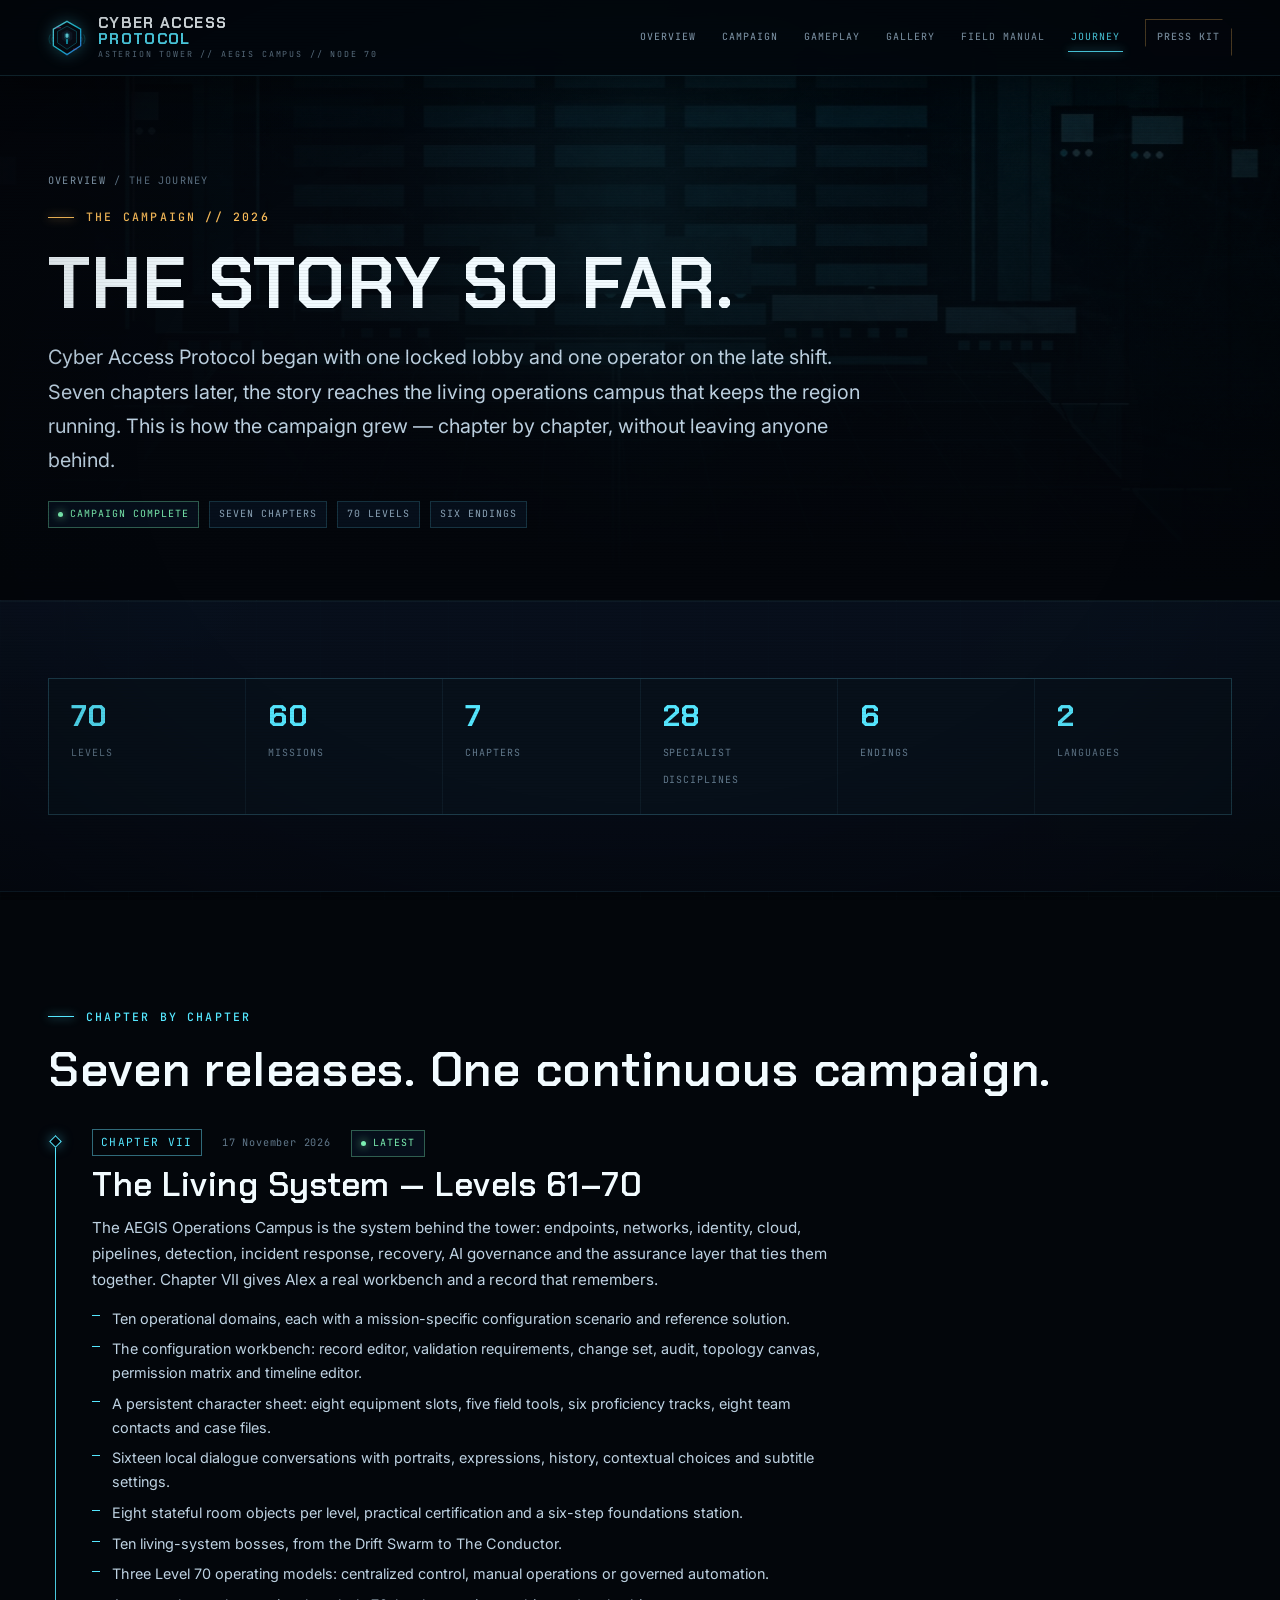
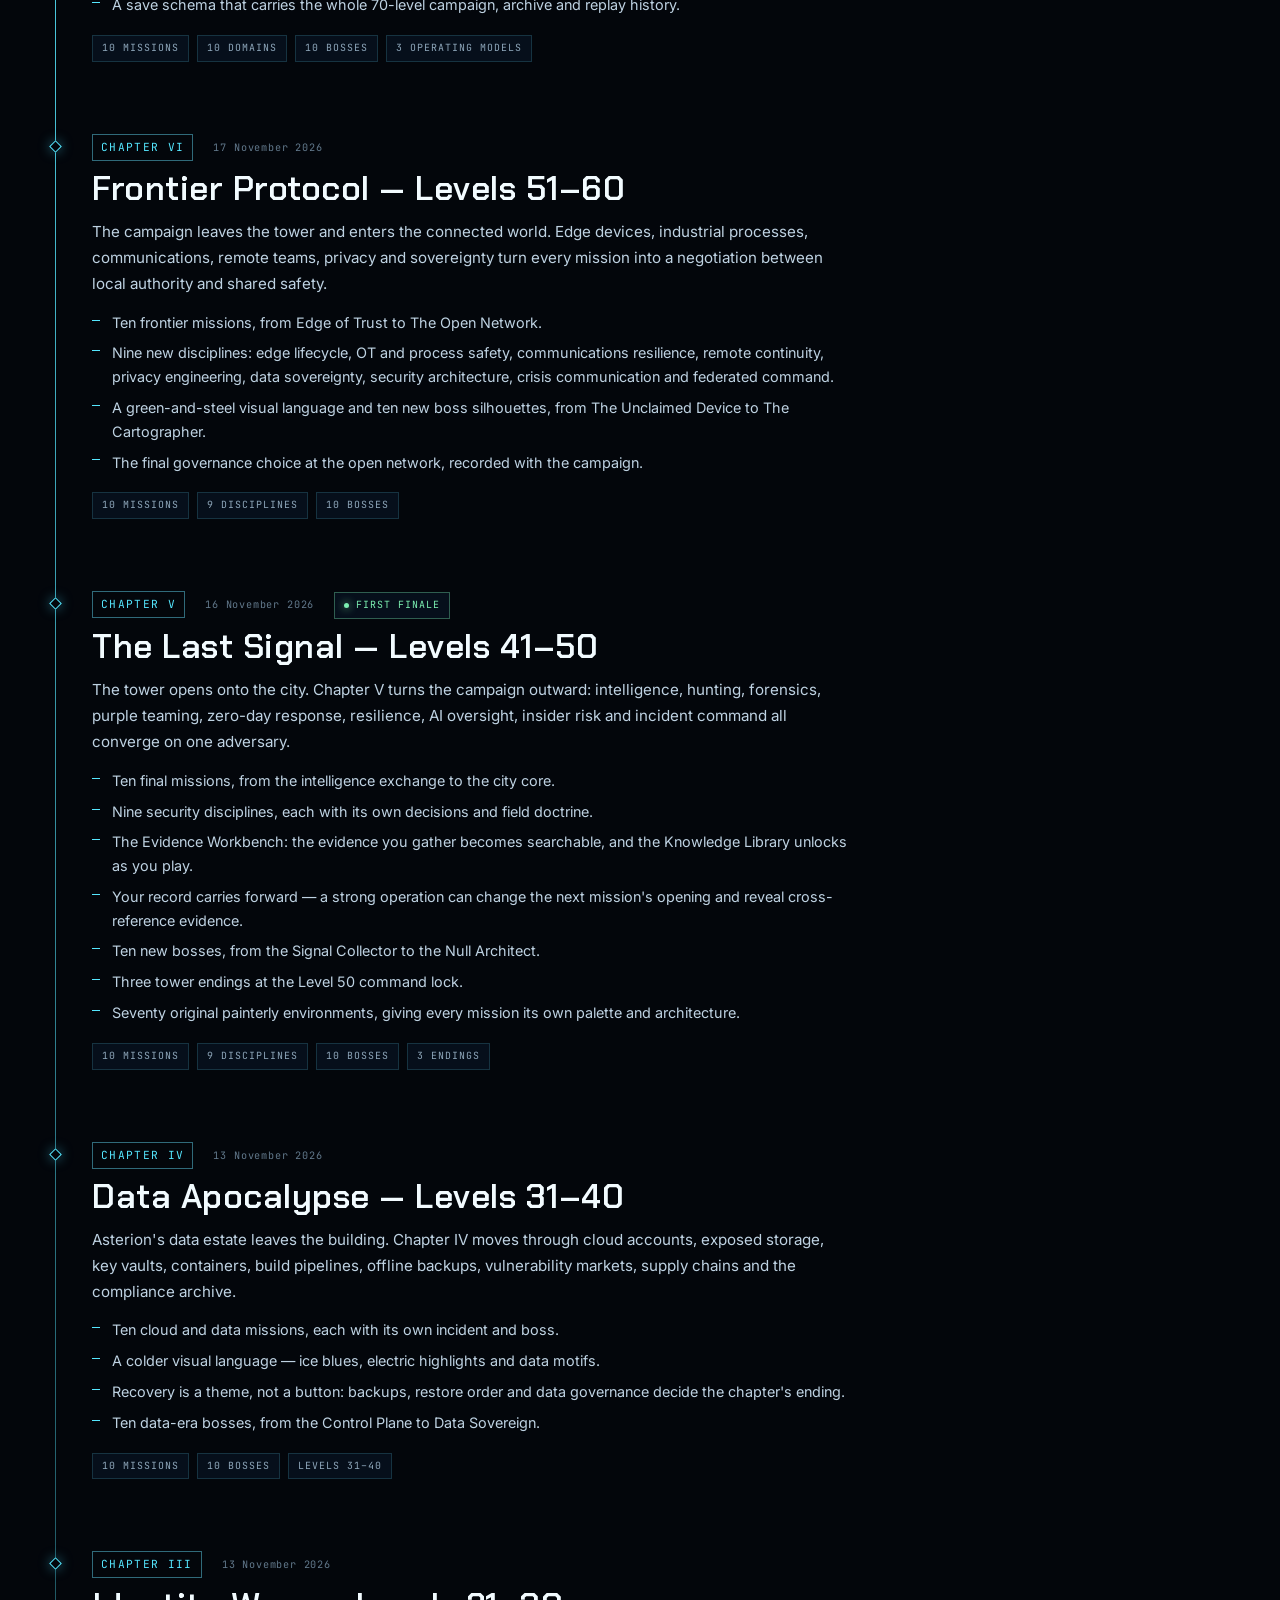
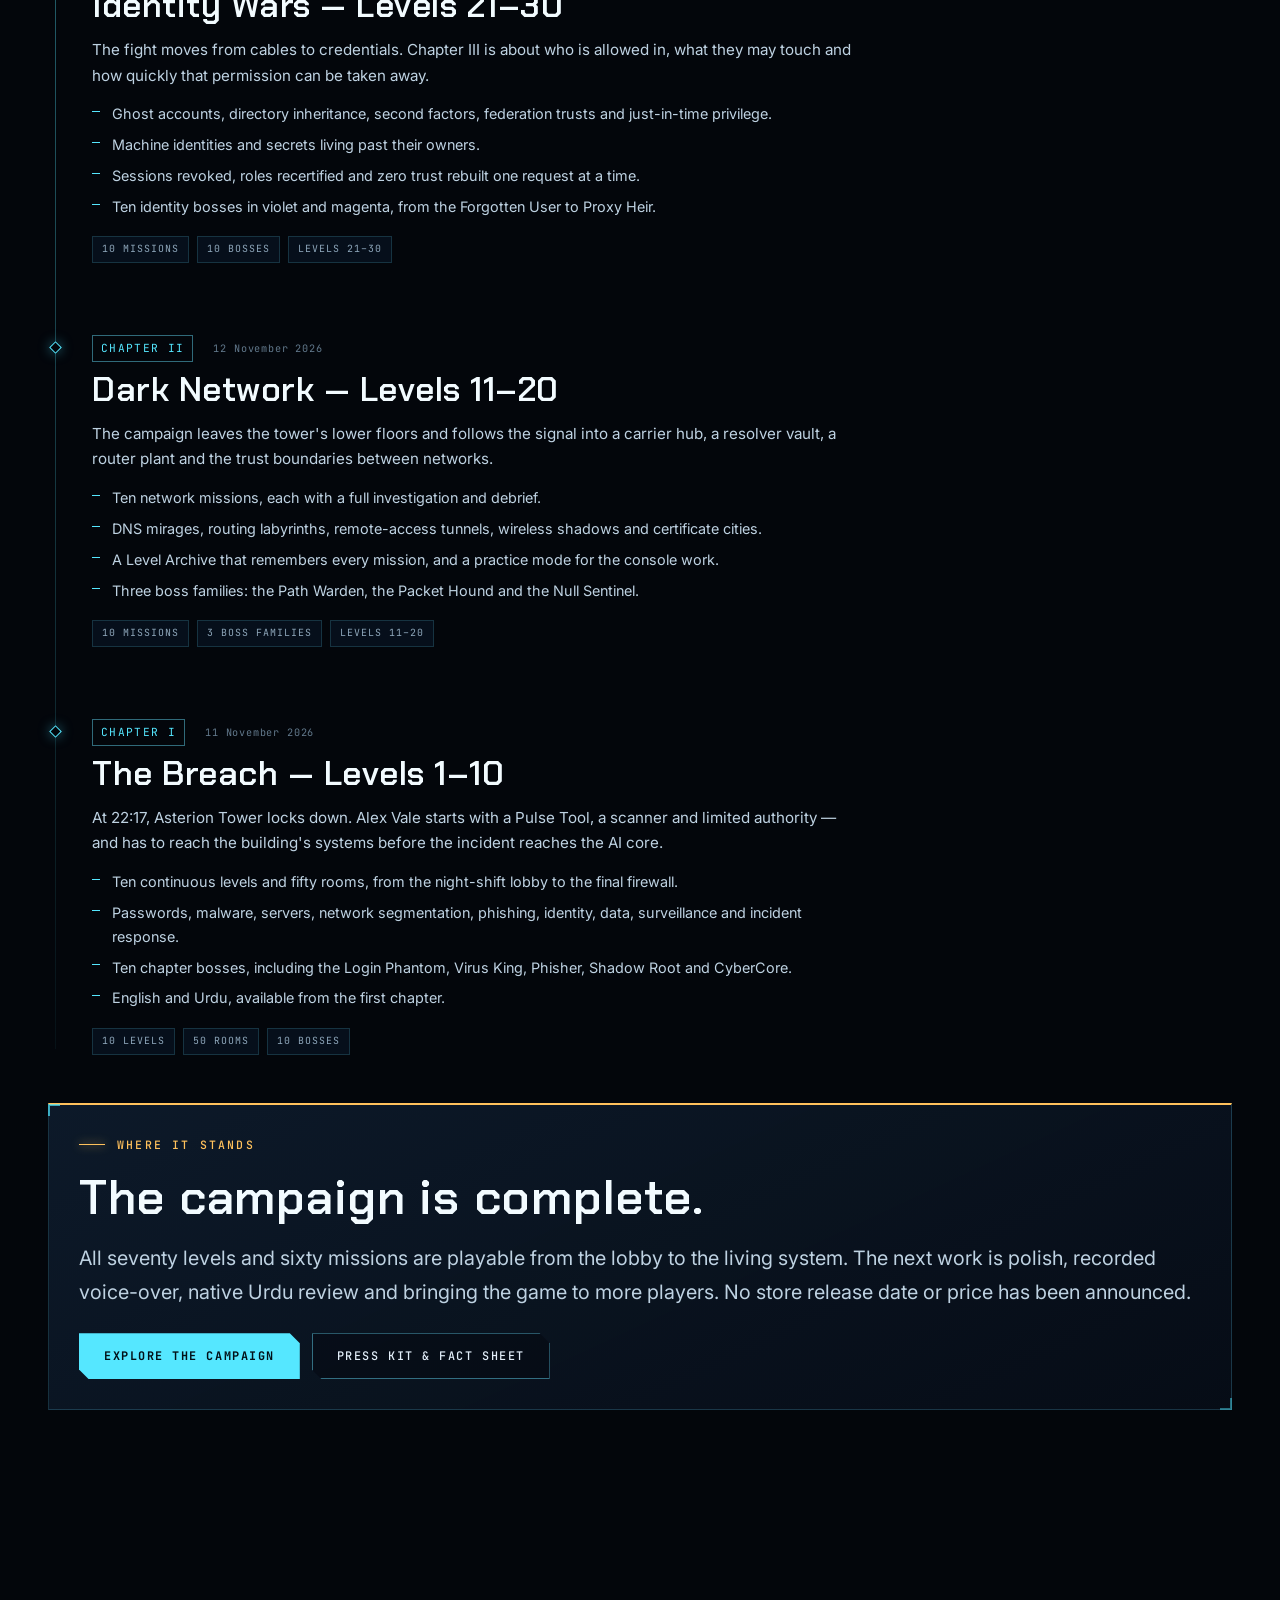
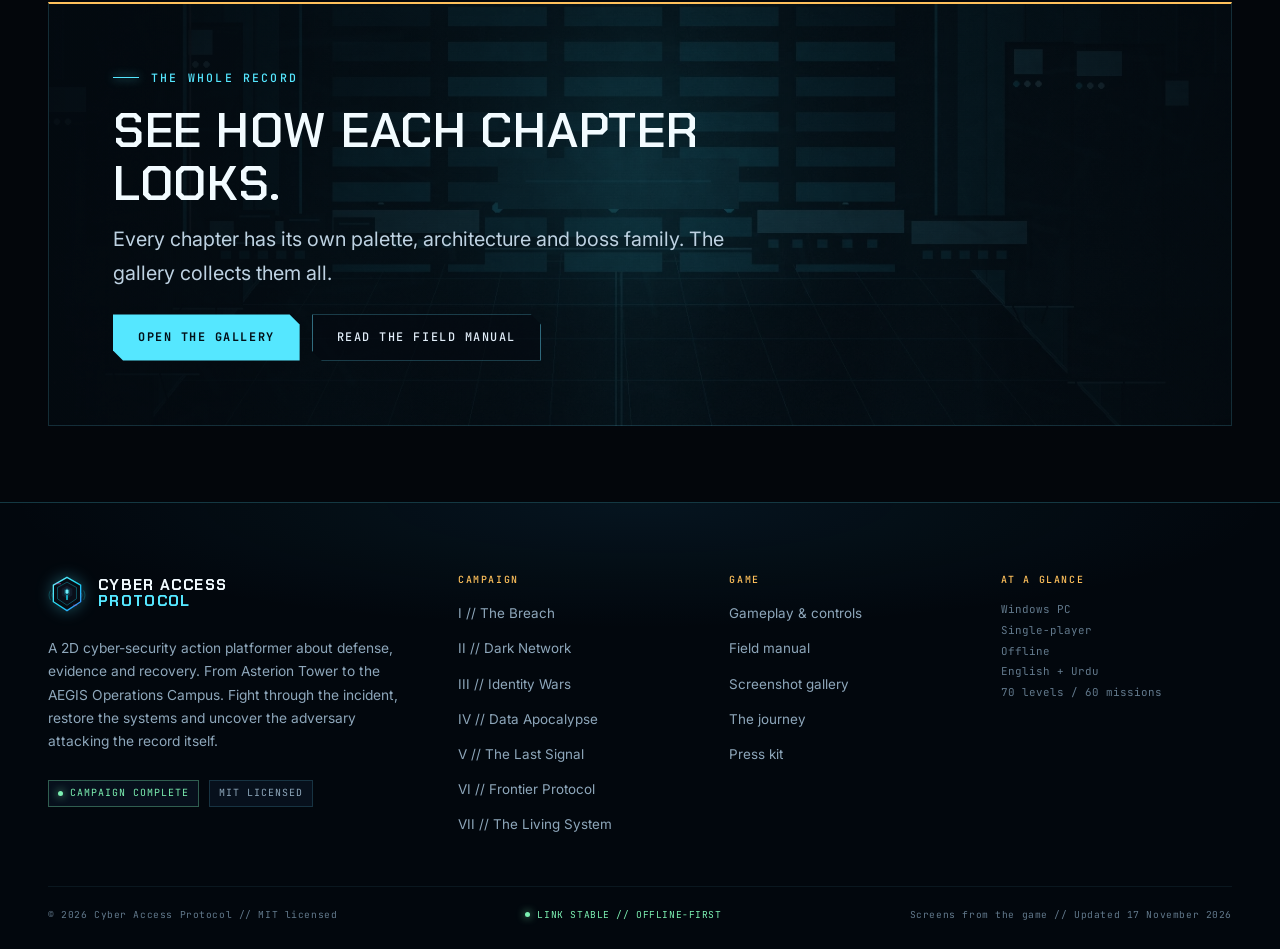
<file: changelog.html>
<!DOCTYPE html>
<html lang="en">
<head>
  <meta charset="utf-8">
  <meta name="viewport" content="width=device-width, initial-scale=1">
  <title>The Journey — Cyber Access Protocol</title>
  <meta name="description" content="How Cyber Access Protocol grew from one locked lobby to a seventy-level campaign: seven chapters, sixty missions and six endings.">
  <meta name="theme-color" content="#03060b">
  <meta name="robots" content="index,follow,max-image-preview:large">
  <meta property="og:updated_time" content="2026-11-17">
  <meta property="og:type" content="website">
  <meta property="og:title" content="The Journey — Cyber Access Protocol">
  <meta property="og:description" content="Seven chapters. Seventy levels. One story, from the lobby to the living system.">
  <meta property="og:image" content="assets/img/v7-zone-61.jpg">
  <meta property="og:site_name" content="Cyber Access Protocol">
  <meta name="twitter:card" content="summary_large_image">
  <link rel="icon" href="favicon.svg" type="image/svg+xml">
  <link rel="preconnect" href="https://fonts.googleapis.com">
  <link rel="preconnect" href="https://fonts.gstatic.com" crossorigin>
  <link href="https://fonts.googleapis.com/css2?family=Chakra+Petch:wght@500;600;700&family=Inter:wght@400;500;600&family=JetBrains+Mono:wght@400;500;700&display=swap" rel="stylesheet">
  <link rel="stylesheet" href="assets/css/site.css?v=6.0.0">
  <link rel="stylesheet" href="assets/css/3d.css?v=2.0.0">
  <script>document.documentElement.classList.add('js');if(!window.matchMedia('(prefers-reduced-motion: reduce)').matches)document.documentElement.classList.add('has-3d');</script>
</head>
<body>
  <a class="skip-link" href="#main">Skip to content</a>

  <header class="site-header">
    <div class="container site-header__inner">
      <a class="brand" href="index.html" aria-label="Cyber Access Protocol — home">
        <img class="brand__mark" src="assets/brand/logo_mark.svg" alt="" width="38" height="38">
        <span class="brand__text">
          <span class="brand__name">Cyber Access</span>
          <span class="brand__name brand__name--accent">Protocol</span>
          <span class="brand__sub">Asterion Tower // AEGIS Campus // Node 70</span>
        </span>
      </a>
      <button class="nav-toggle" type="button" aria-expanded="false" aria-controls="site-nav" aria-label="Toggle navigation"><span></span></button>
      <nav class="site-nav" id="site-nav" aria-label="Primary">
        <a href="index.html">Overview</a>
        <a href="campaign.html">Campaign</a>
        <a href="gameplay.html">Gameplay</a>
        <a href="gallery.html">Gallery</a>
        <a href="field-manual.html">Field Manual</a>
        <a href="changelog.html" aria-current="page">Journey</a>
        <a class="btn btn--ghost btn--small header-cta" href="press.html">Press Kit</a>
      </nav>
    </div>
  </header>

  <main id="main">

    <section class="page-hero">
      <div class="page-hero__bg">
        <img src="assets/img/plate-61.webp" alt="" width="1280" height="720" fetchpriority="high">
      </div>
      <div class="container">
        <div class="breadcrumb"><a href="index.html">Overview</a><span>/</span>The journey</div>
        <div class="page-hero__content">
          <div class="eyebrow eyebrow--amber">The campaign // 2026</div>
          <h1>The story so far.</h1>
          <p class="lead">
            Cyber Access Protocol began with one locked lobby and one operator on the late
            shift. Seven chapters later, the story reaches the living operations campus that
            keeps the region running. This is how the campaign grew — chapter by chapter,
            without leaving anyone behind.
          </p>
          <div class="page-hero__meta">
            <span class="chip chip--live">Campaign complete</span>
            <span class="chip">Seven chapters</span>
            <span class="chip">70 levels</span>
            <span class="chip">Six endings</span>
          </div>
        </div>
      </div>
    </section>

    <section class="section section--tight section--panel" aria-label="Campaign milestones">
      <div class="container">
        <div class="stat-grid reveal">
          <div><b>70</b><span>Levels</span></div>
          <div><b>60</b><span>Missions</span></div>
          <div><b>7</b><span>Chapters</span></div>
          <div><b>28</b><span>Specialist disciplines</span></div>
          <div><b>6</b><span>Endings</span></div>
          <div><b>2</b><span>Languages</span></div>
        </div>
      </div>
    </section>

    <section class="section">
      <div class="container">
        <div class="eyebrow">Chapter by chapter</div>
        <h2 class="mb-4">Seven releases. One continuous campaign.</h2>

        <div class="timeline">

          <article class="release reveal">
            <div class="release__head">
              <span class="release__version">CHAPTER VII</span>
              <span class="release__date">17 November 2026</span>
              <span class="chip chip--live">Latest</span>
            </div>
            <h2>The Living System — Levels 61–70</h2>
            <div class="release__body">
              <p>
                The AEGIS Operations Campus is the system behind the tower: endpoints,
                networks, identity, cloud, pipelines, detection, incident response, recovery,
                AI governance and the assurance layer that ties them together. Chapter VII
                gives Alex a real workbench and a record that remembers.
              </p>
              <ul class="release__list">
                <li>Ten operational domains, each with a mission-specific configuration scenario and reference solution.</li>
                <li>The configuration workbench: record editor, validation requirements, change set, audit, topology canvas, permission matrix and timeline editor.</li>
                <li>A persistent character sheet: eight equipment slots, five field tools, six proficiency tracks, eight team contacts and case files.</li>
                <li>Sixteen local dialogue conversations with portraits, expressions, history, contextual choices and subtitle settings.</li>
                <li>Eight stateful room objects per level, practical certification and a six-step foundations station.</li>
                <li>Ten living-system bosses, from the Drift Swarm to The Conductor.</li>
                <li>Three Level 70 operating models: centralized control, manual operations or governed automation.</li>
                <li>A save schema that carries the whole 70-level campaign, archive and replay history.</li>
              </ul>
            </div>
            <div class="release__metrics">
              <span class="chip">10 missions</span>
              <span class="chip">10 domains</span>
              <span class="chip">10 bosses</span>
              <span class="chip">3 operating models</span>
            </div>
          </article>

          <article class="release reveal">
            <div class="release__head">
              <span class="release__version">CHAPTER VI</span>
              <span class="release__date">17 November 2026</span>
            </div>
            <h2>Frontier Protocol — Levels 51–60</h2>
            <div class="release__body">
              <p>
                The campaign leaves the tower and enters the connected world. Edge devices,
                industrial processes, communications, remote teams, privacy and sovereignty
                turn every mission into a negotiation between local authority and shared
                safety.
              </p>
              <ul class="release__list">
                <li>Ten frontier missions, from Edge of Trust to The Open Network.</li>
                <li>Nine new disciplines: edge lifecycle, OT and process safety, communications resilience, remote continuity, privacy engineering, data sovereignty, security architecture, crisis communication and federated command.</li>
                <li>A green-and-steel visual language and ten new boss silhouettes, from The Unclaimed Device to The Cartographer.</li>
                <li>The final governance choice at the open network, recorded with the campaign.</li>
              </ul>
            </div>
            <div class="release__metrics">
              <span class="chip">10 missions</span>
              <span class="chip">9 disciplines</span>
              <span class="chip">10 bosses</span>
            </div>
          </article>

          <article class="release reveal">
            <div class="release__head">
              <span class="release__version">CHAPTER V</span>
              <span class="release__date">16 November 2026</span>
              <span class="chip chip--live">First finale</span>
            </div>
            <h2>The Last Signal — Levels 41–50</h2>
            <div class="release__body">
              <p>
                The tower opens onto the city. Chapter V turns the campaign outward:
                intelligence, hunting, forensics, purple teaming, zero-day response,
                resilience, AI oversight, insider risk and incident command all converge on
                one adversary.
              </p>
              <ul class="release__list">
                <li>Ten final missions, from the intelligence exchange to the city core.</li>
                <li>Nine security disciplines, each with its own decisions and field doctrine.</li>
                <li>The Evidence Workbench: the evidence you gather becomes searchable, and the Knowledge Library unlocks as you play.</li>
                <li>Your record carries forward — a strong operation can change the next mission's opening and reveal cross-reference evidence.</li>
                <li>Ten new bosses, from the Signal Collector to the Null Architect.</li>
                <li>Three tower endings at the Level 50 command lock.</li>
                <li>Seventy original painterly environments, giving every mission its own palette and architecture.</li>
              </ul>
            </div>
            <div class="release__metrics">
              <span class="chip">10 missions</span>
              <span class="chip">9 disciplines</span>
              <span class="chip">10 bosses</span>
              <span class="chip">3 endings</span>
            </div>
          </article>

          <article class="release reveal">
            <div class="release__head">
              <span class="release__version">CHAPTER IV</span>
              <span class="release__date">13 November 2026</span>
            </div>
            <h2>Data Apocalypse — Levels 31–40</h2>
            <div class="release__body">
              <p>
                Asterion's data estate leaves the building. Chapter IV moves through cloud
                accounts, exposed storage, key vaults, containers, build pipelines, offline
                backups, vulnerability markets, supply chains and the compliance archive.
              </p>
              <ul class="release__list">
                <li>Ten cloud and data missions, each with its own incident and boss.</li>
                <li>A colder visual language — ice blues, electric highlights and data motifs.</li>
                <li>Recovery is a theme, not a button: backups, restore order and data governance decide the chapter's ending.</li>
                <li>Ten data-era bosses, from the Control Plane to Data Sovereign.</li>
              </ul>
            </div>
            <div class="release__metrics">
              <span class="chip">10 missions</span>
              <span class="chip">10 bosses</span>
              <span class="chip">Levels 31–40</span>
            </div>
          </article>

          <article class="release reveal">
            <div class="release__head">
              <span class="release__version">CHAPTER III</span>
              <span class="release__date">13 November 2026</span>
            </div>
            <h2>Identity Wars — Levels 21–30</h2>
            <div class="release__body">
              <p>
                The fight moves from cables to credentials. Chapter III is about who is
                allowed in, what they may touch and how quickly that permission can be
                taken away.
              </p>
              <ul class="release__list">
                <li>Ghost accounts, directory inheritance, second factors, federation trusts and just-in-time privilege.</li>
                <li>Machine identities and secrets living past their owners.</li>
                <li>Sessions revoked, roles recertified and zero trust rebuilt one request at a time.</li>
                <li>Ten identity bosses in violet and magenta, from the Forgotten User to Proxy Heir.</li>
              </ul>
            </div>
            <div class="release__metrics">
              <span class="chip">10 missions</span>
              <span class="chip">10 bosses</span>
              <span class="chip">Levels 21–30</span>
            </div>
          </article>

          <article class="release reveal">
            <div class="release__head">
              <span class="release__version">CHAPTER II</span>
              <span class="release__date">12 November 2026</span>
            </div>
            <h2>Dark Network — Levels 11–20</h2>
            <div class="release__body">
              <p>
                The campaign leaves the tower's lower floors and follows the signal into a
                carrier hub, a resolver vault, a router plant and the trust boundaries
                between networks.
              </p>
              <ul class="release__list">
                <li>Ten network missions, each with a full investigation and debrief.</li>
                <li>DNS mirages, routing labyrinths, remote-access tunnels, wireless shadows and certificate cities.</li>
                <li>A Level Archive that remembers every mission, and a practice mode for the console work.</li>
                <li>Three boss families: the Path Warden, the Packet Hound and the Null Sentinel.</li>
              </ul>
            </div>
            <div class="release__metrics">
              <span class="chip">10 missions</span>
              <span class="chip">3 boss families</span>
              <span class="chip">Levels 11–20</span>
            </div>
          </article>

          <article class="release reveal">
            <div class="release__head">
              <span class="release__version">CHAPTER I</span>
              <span class="release__date">11 November 2026</span>
            </div>
            <h2>The Breach — Levels 1–10</h2>
            <div class="release__body">
              <p>
                At 22:17, Asterion Tower locks down. Alex Vale starts with a Pulse Tool, a
                scanner and limited authority — and has to reach the building's systems
                before the incident reaches the AI core.
              </p>
              <ul class="release__list">
                <li>Ten continuous levels and fifty rooms, from the night-shift lobby to the final firewall.</li>
                <li>Passwords, malware, servers, network segmentation, phishing, identity, data, surveillance and incident response.</li>
                <li>Ten chapter bosses, including the Login Phantom, Virus King, Phisher, Shadow Root and CyberCore.</li>
                <li>English and Urdu, available from the first chapter.</li>
              </ul>
            </div>
            <div class="release__metrics">
              <span class="chip">10 levels</span>
              <span class="chip">50 rooms</span>
              <span class="chip">10 bosses</span>
            </div>
          </article>

        </div>

        <div class="panel panel--amber mt-5 reveal">
          <div class="eyebrow eyebrow--amber">Where it stands</div>
          <h2 class="mb-2">The campaign is complete.</h2>
          <p class="lead mb-3">
            All seventy levels and sixty missions are playable from the lobby to the living
            system. The next work is polish, recorded voice-over, native Urdu review and
            bringing the game to more players. No store release date or price has been
            announced.
          </p>
          <div class="btn-row">
            <a class="btn btn--primary" href="campaign.html">Explore the campaign</a>
            <a class="btn btn--ghost" href="press.html">Press kit &amp; fact sheet</a>
          </div>
        </div>
      </div>
    </section>

    <section class="section section--tight">
      <div class="container">
        <div class="cta-band reveal">
          <div class="cta-band__inner">
            <div class="eyebrow">The whole record</div>
            <h2>See how each chapter looks.</h2>
            <p class="lead">Every chapter has its own palette, architecture and boss family. The gallery collects them all.</p>
            <div class="btn-row">
              <a class="btn btn--primary" href="gallery.html">Open the gallery</a>
              <a class="btn btn--ghost" href="field-manual.html">Read the field manual</a>
            </div>
          </div>
        </div>
      </div>
    </section>

  </main>

  <footer class="site-footer">
    <div class="container">
      <div class="footer-grid">
        <div class="footer-brand">
          <a class="brand" href="index.html" aria-label="Cyber Access Protocol — home">
            <img class="brand__mark" src="assets/brand/logo_mark.svg" alt="" width="38" height="38">
            <span class="brand__text">
              <span class="brand__name">Cyber Access</span>
              <span class="brand__name brand__name--accent">Protocol</span>
            </span>
          </a>
          <p>
            A 2D cyber-security action platformer about defense, evidence and recovery.
            From Asterion Tower to the AEGIS Operations Campus. Fight through the incident,
            restore the systems and uncover the adversary attacking the record itself.
          </p>
          <div class="hero__meta">
            <span class="chip chip--live">Campaign complete</span>
            <span class="chip">MIT licensed</span>
          </div>
        </div>
        <div class="footer-col">
          <h3>Campaign</h3>
          <ul>
            <li><a href="campaign.html#chapter-1">I // The Breach</a></li>
            <li><a href="campaign.html#chapter-2">II // Dark Network</a></li>
            <li><a href="campaign.html#chapter-3">III // Identity Wars</a></li>
            <li><a href="campaign.html#chapter-4">IV // Data Apocalypse</a></li>
            <li><a href="campaign.html#chapter-5">V // The Last Signal</a></li>
            <li><a href="campaign.html#chapter-6">VI // Frontier Protocol</a></li>
            <li><a href="campaign.html#chapter-7">VII // The Living System</a></li>
          </ul>
        </div>
        <div class="footer-col">
          <h3>Game</h3>
          <ul>
            <li><a href="gameplay.html">Gameplay &amp; controls</a></li>
            <li><a href="field-manual.html">Field manual</a></li>
            <li><a href="gallery.html">Screenshot gallery</a></li>
            <li><a href="changelog.html">The journey</a></li>
            <li><a href="press.html">Press kit</a></li>
          </ul>
        </div>
        <div class="footer-col">
          <h3>At a glance</h3>
          <p>
            Windows PC<br>
            Single-player<br>
            Offline<br>
            English + Urdu<br>
            70 levels / 60 missions
          </p>
        </div>
      </div>
      <div class="footer-bottom">
        <span>© 2026 Cyber Access Protocol // MIT licensed</span>
        <span class="status">LINK STABLE // OFFLINE-FIRST</span>
        <span>Screens from the game // Updated 17 November 2026</span>
      </div>
    </div>
  </footer>

  <button class="back-top" type="button" aria-label="Back to top">↑</button>
  <script src="assets/js/site.js?v=7.0.0" defer></script>
</body>
</html>
</file>
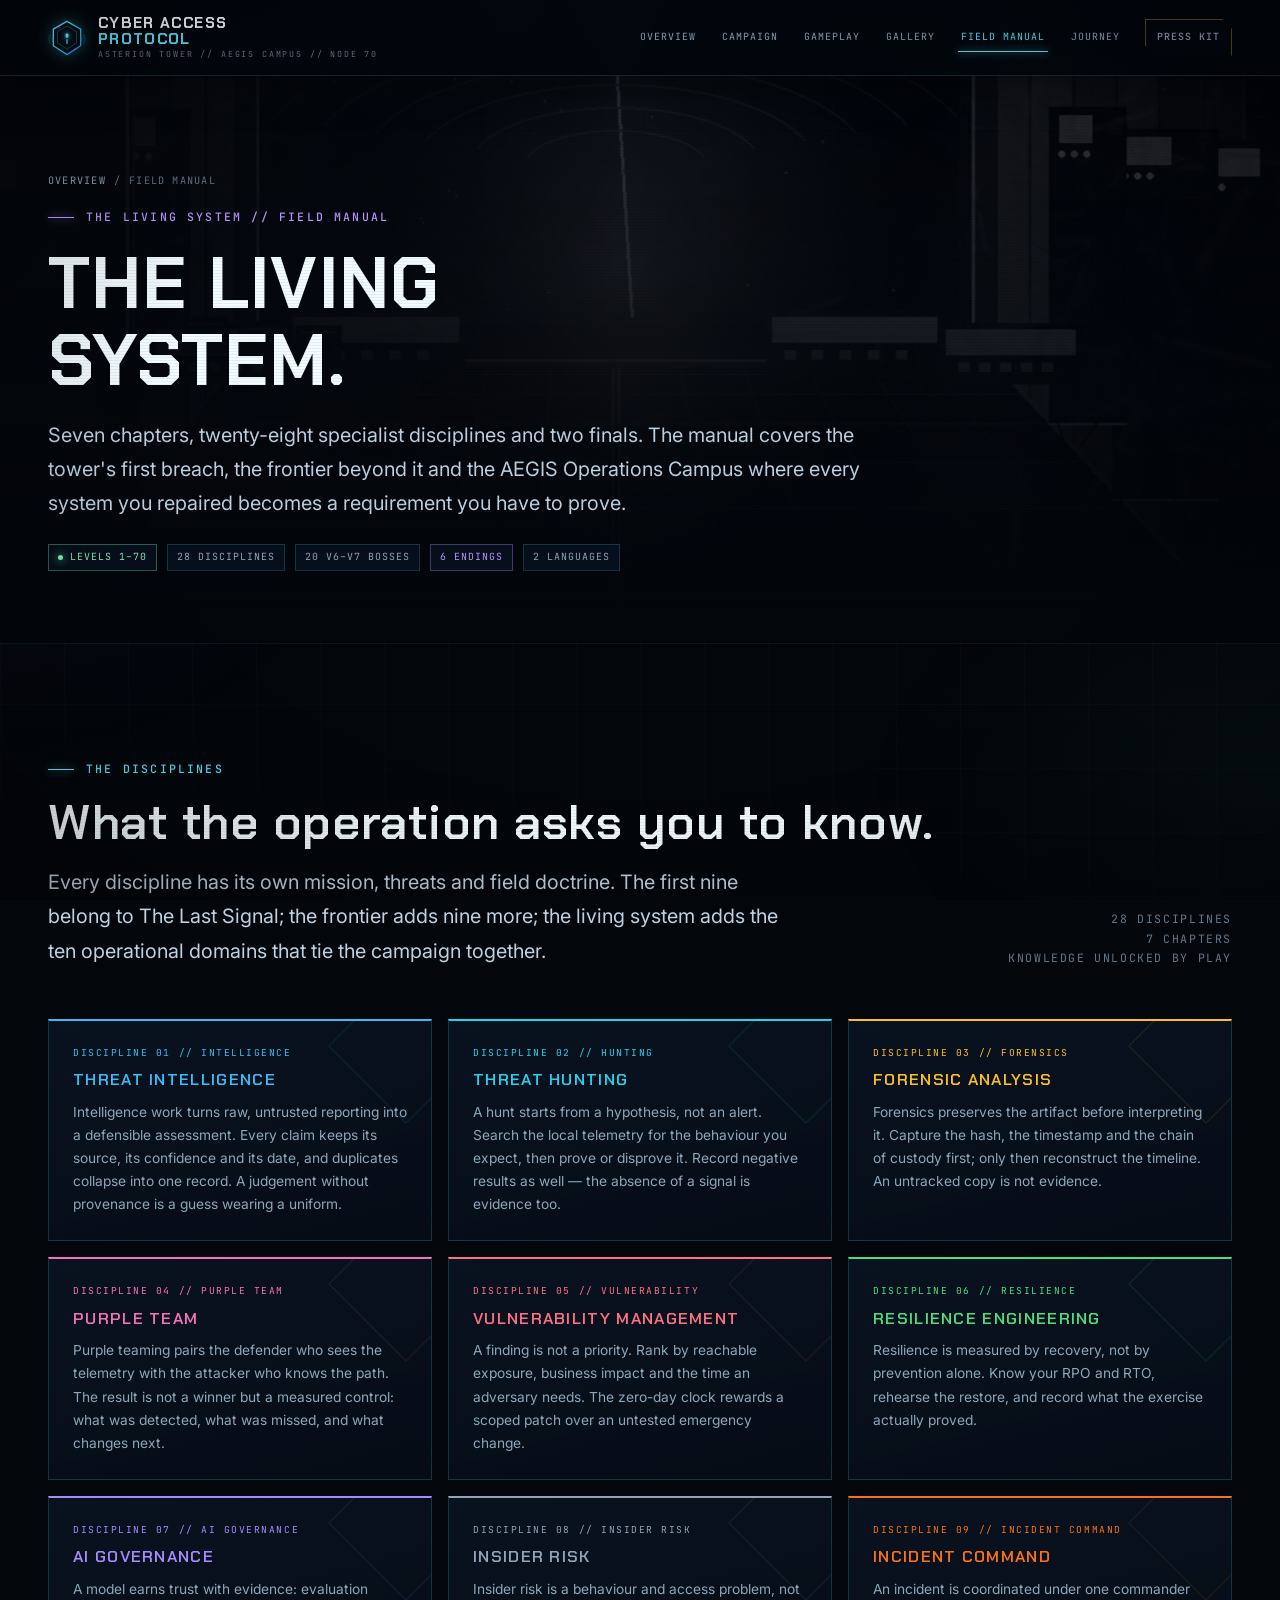
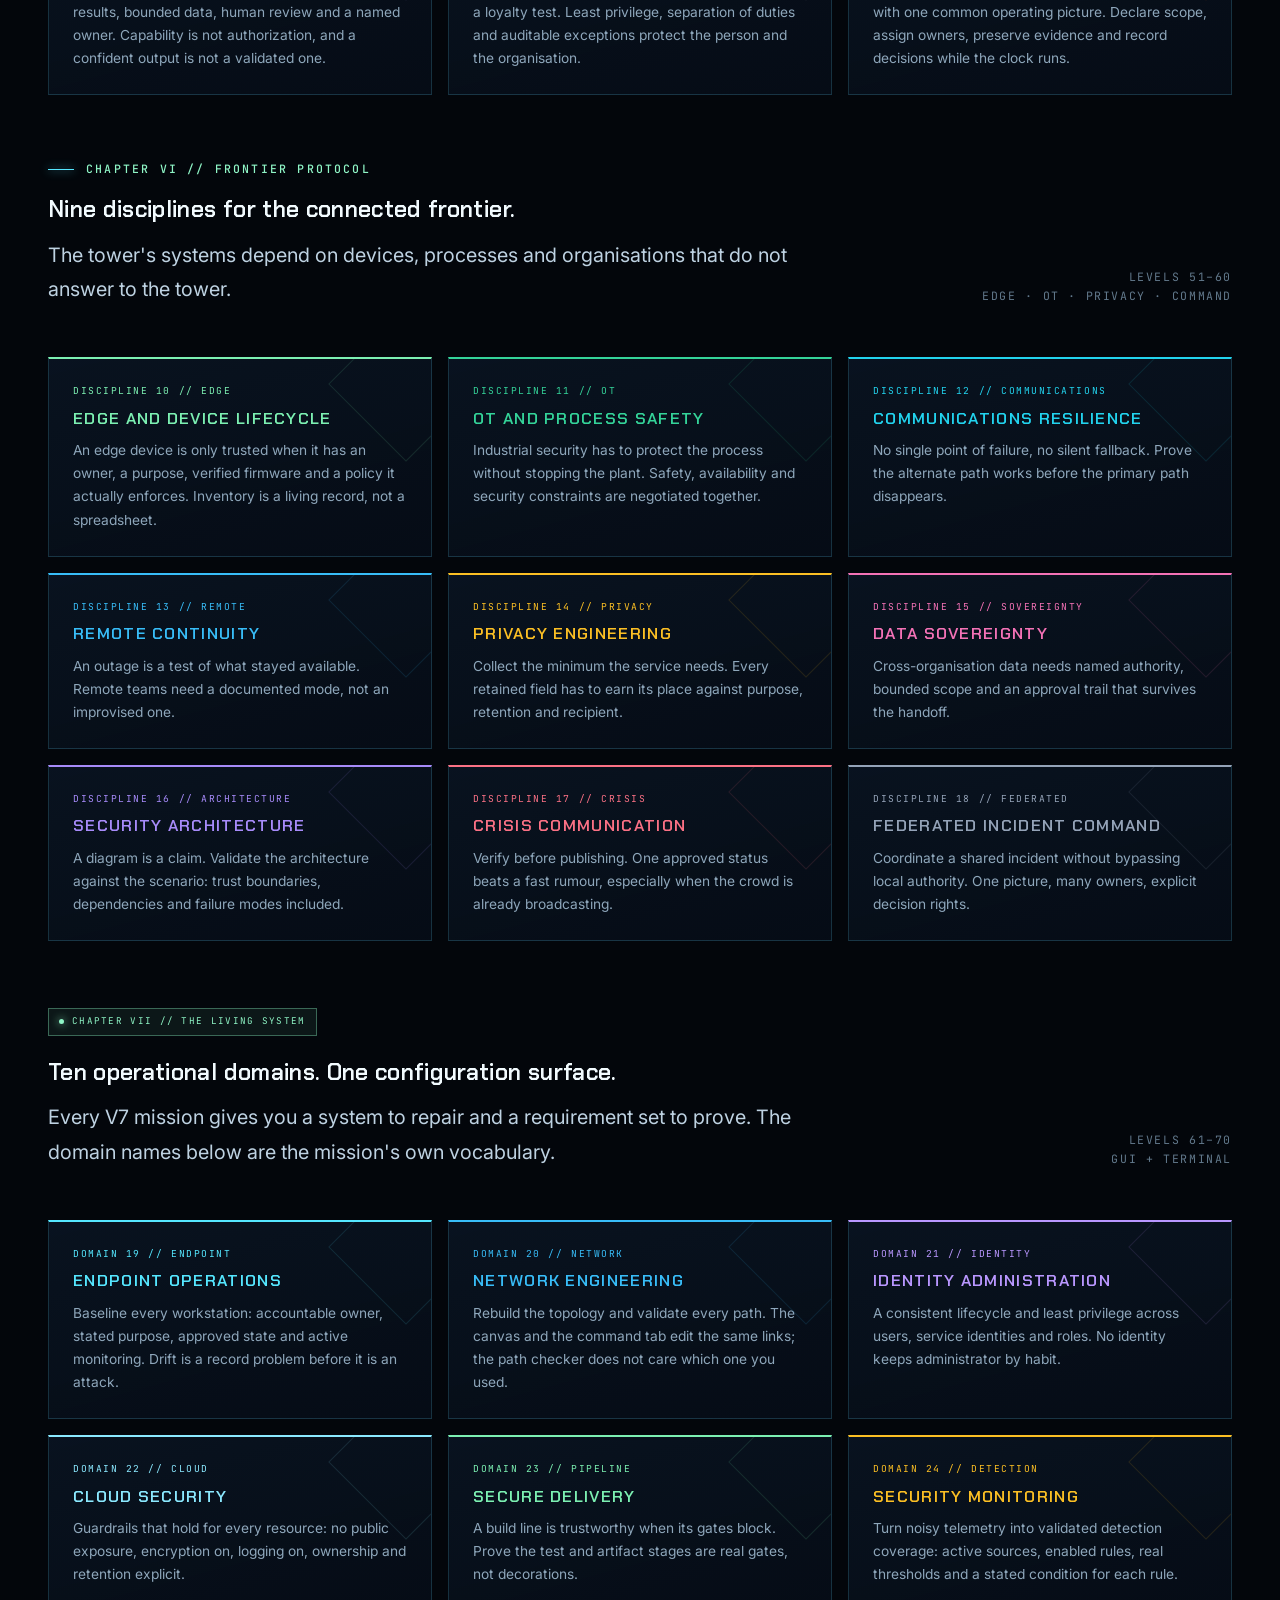
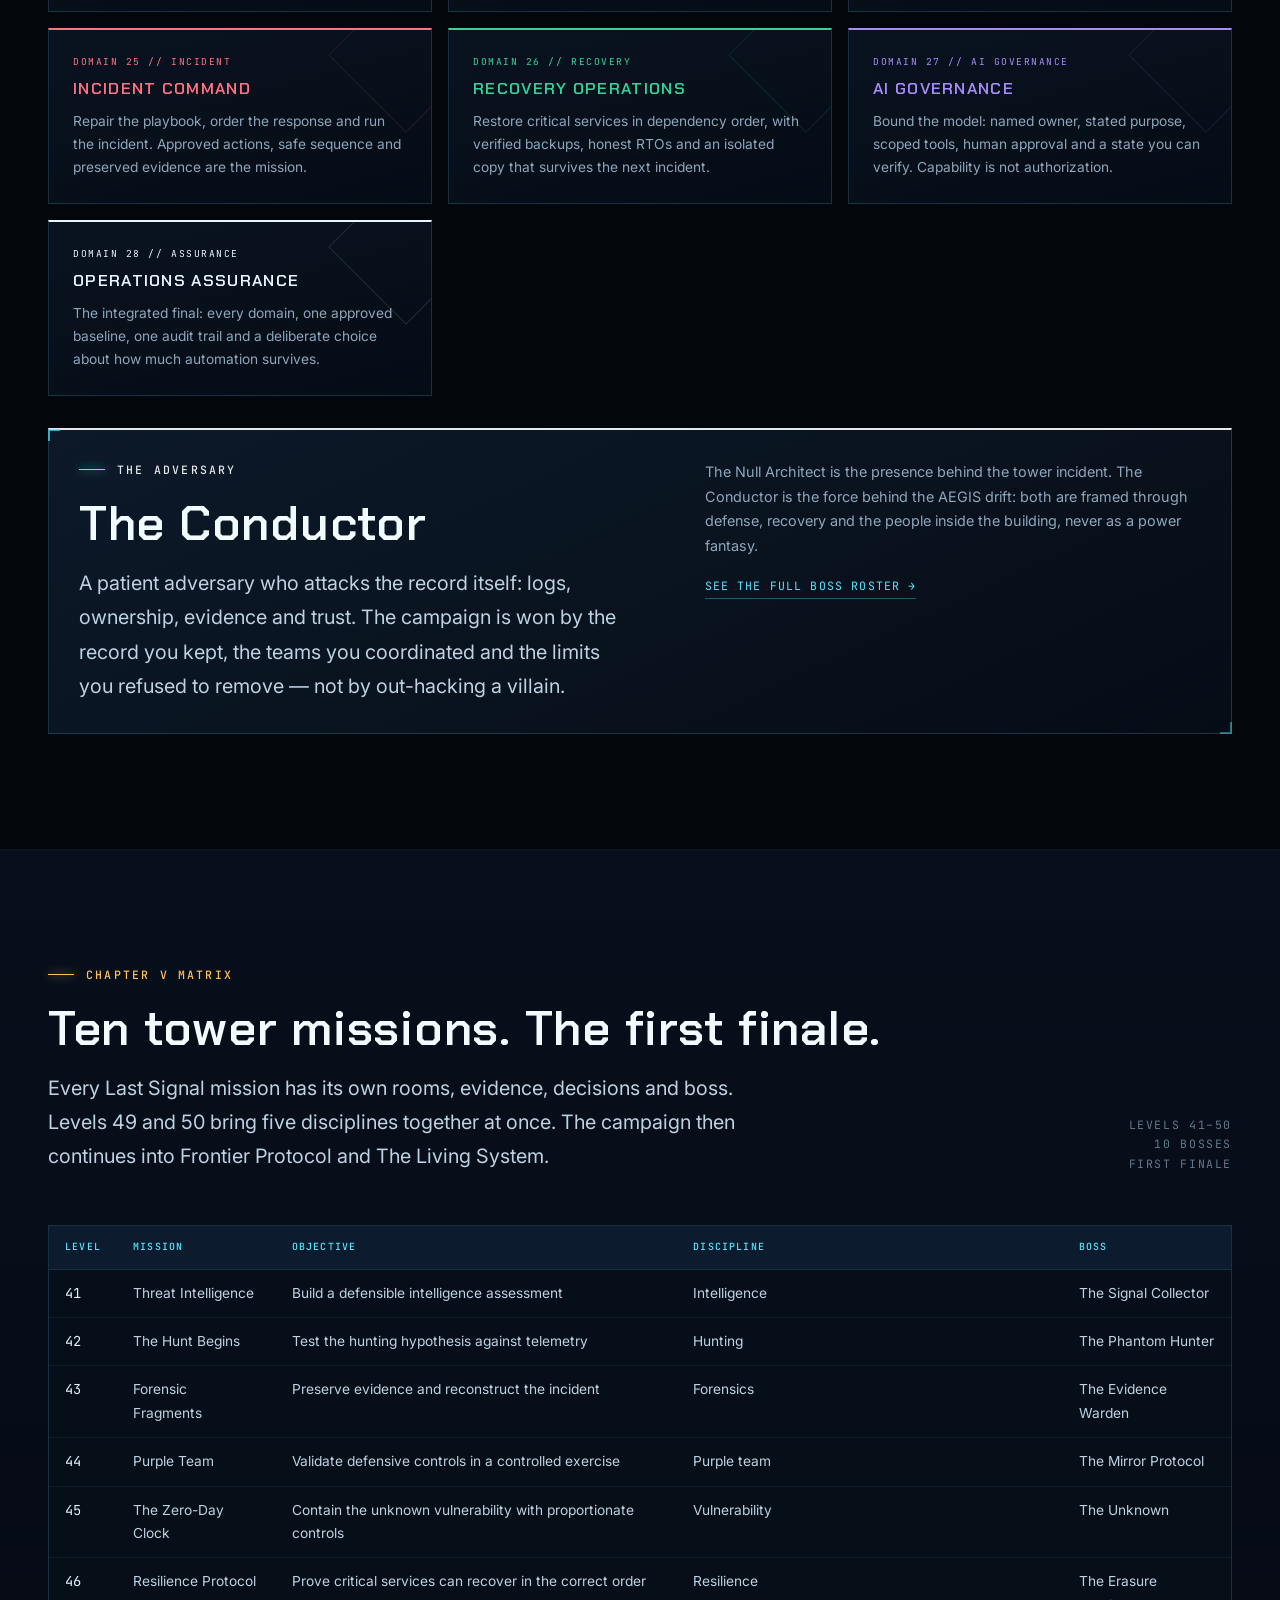
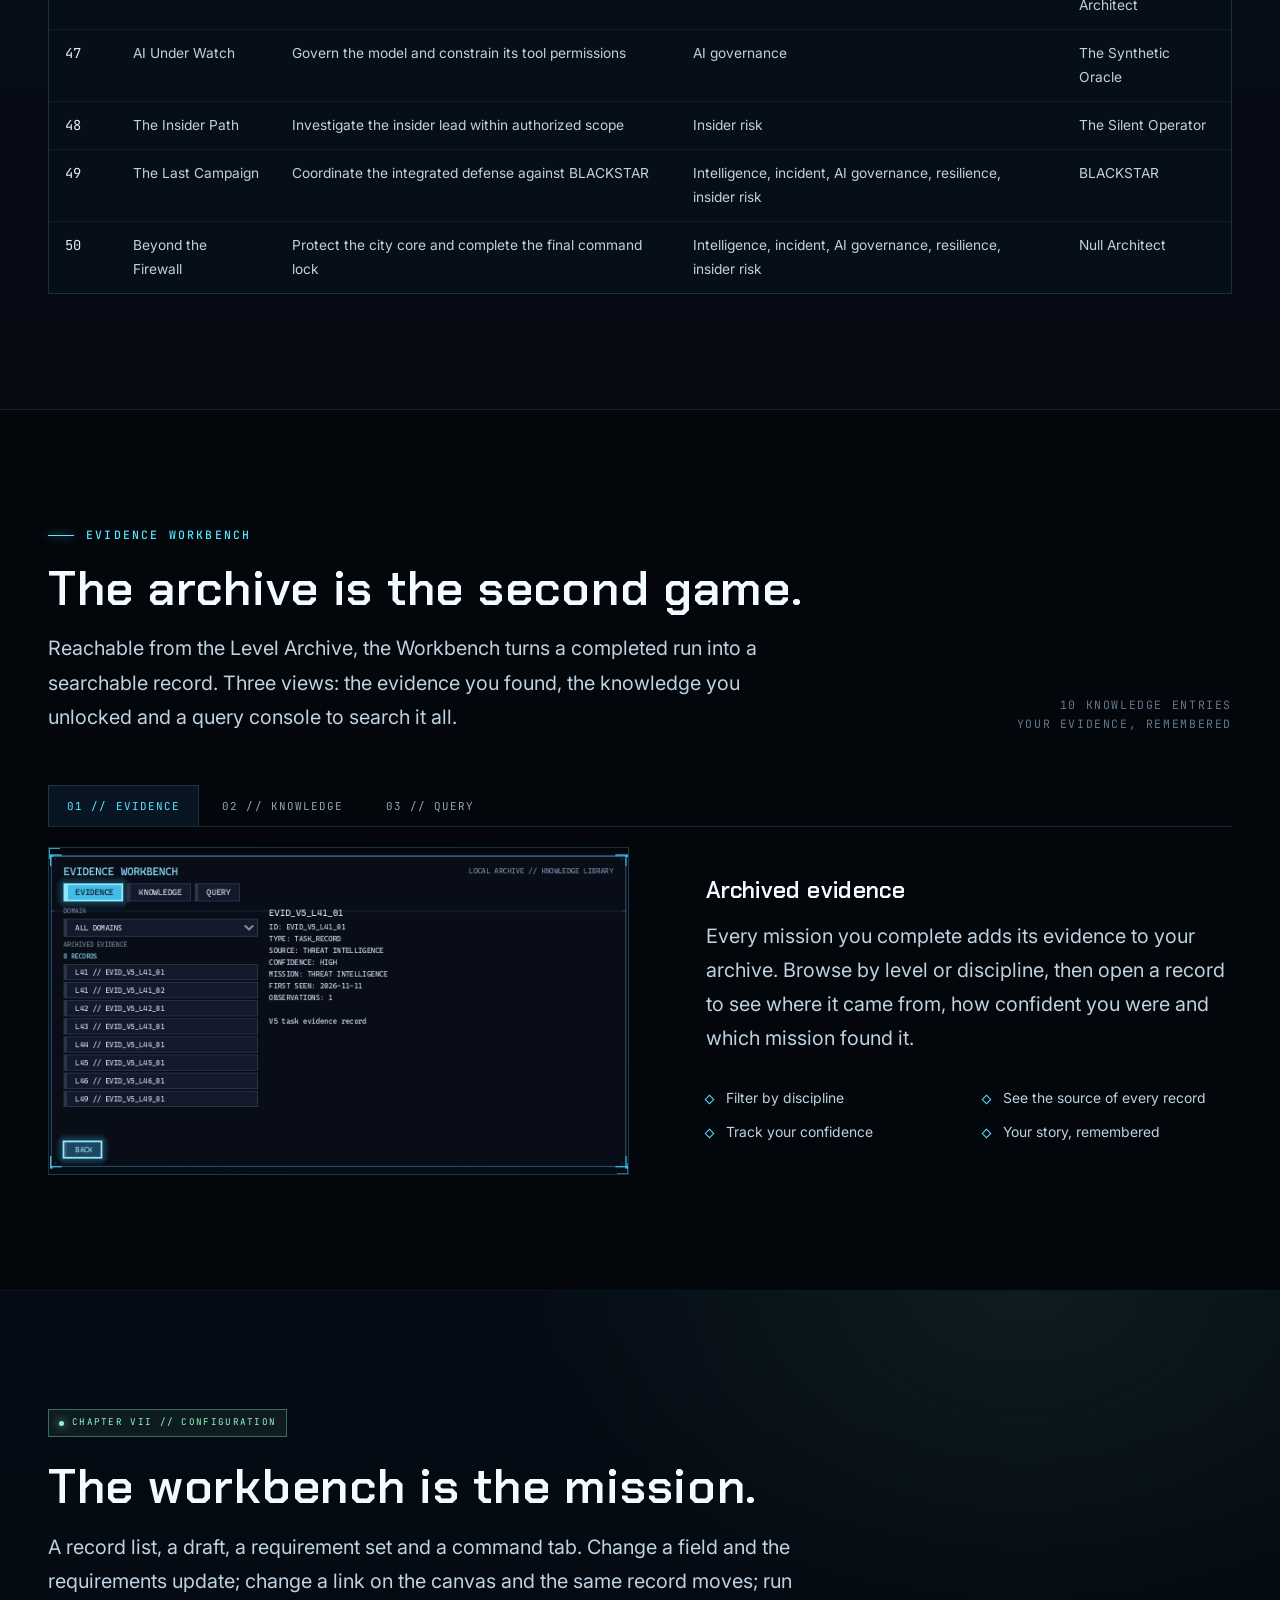
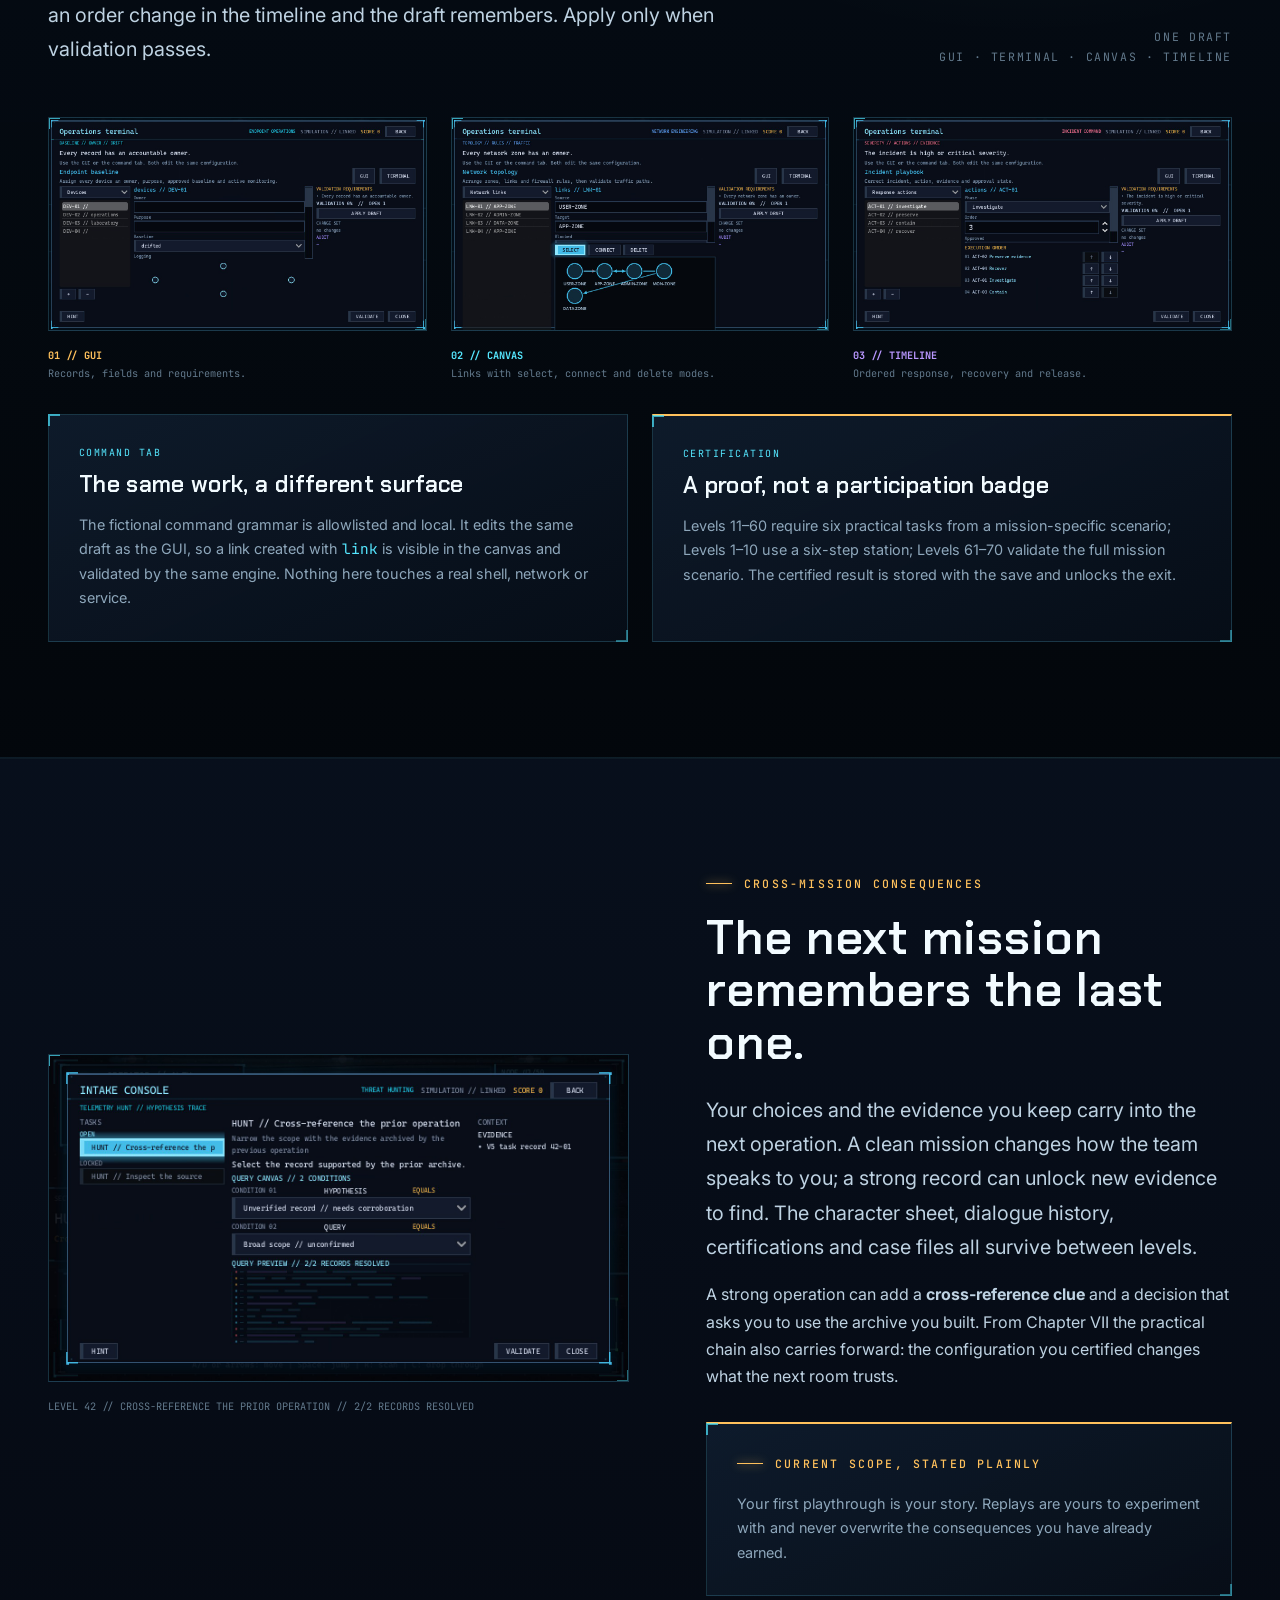
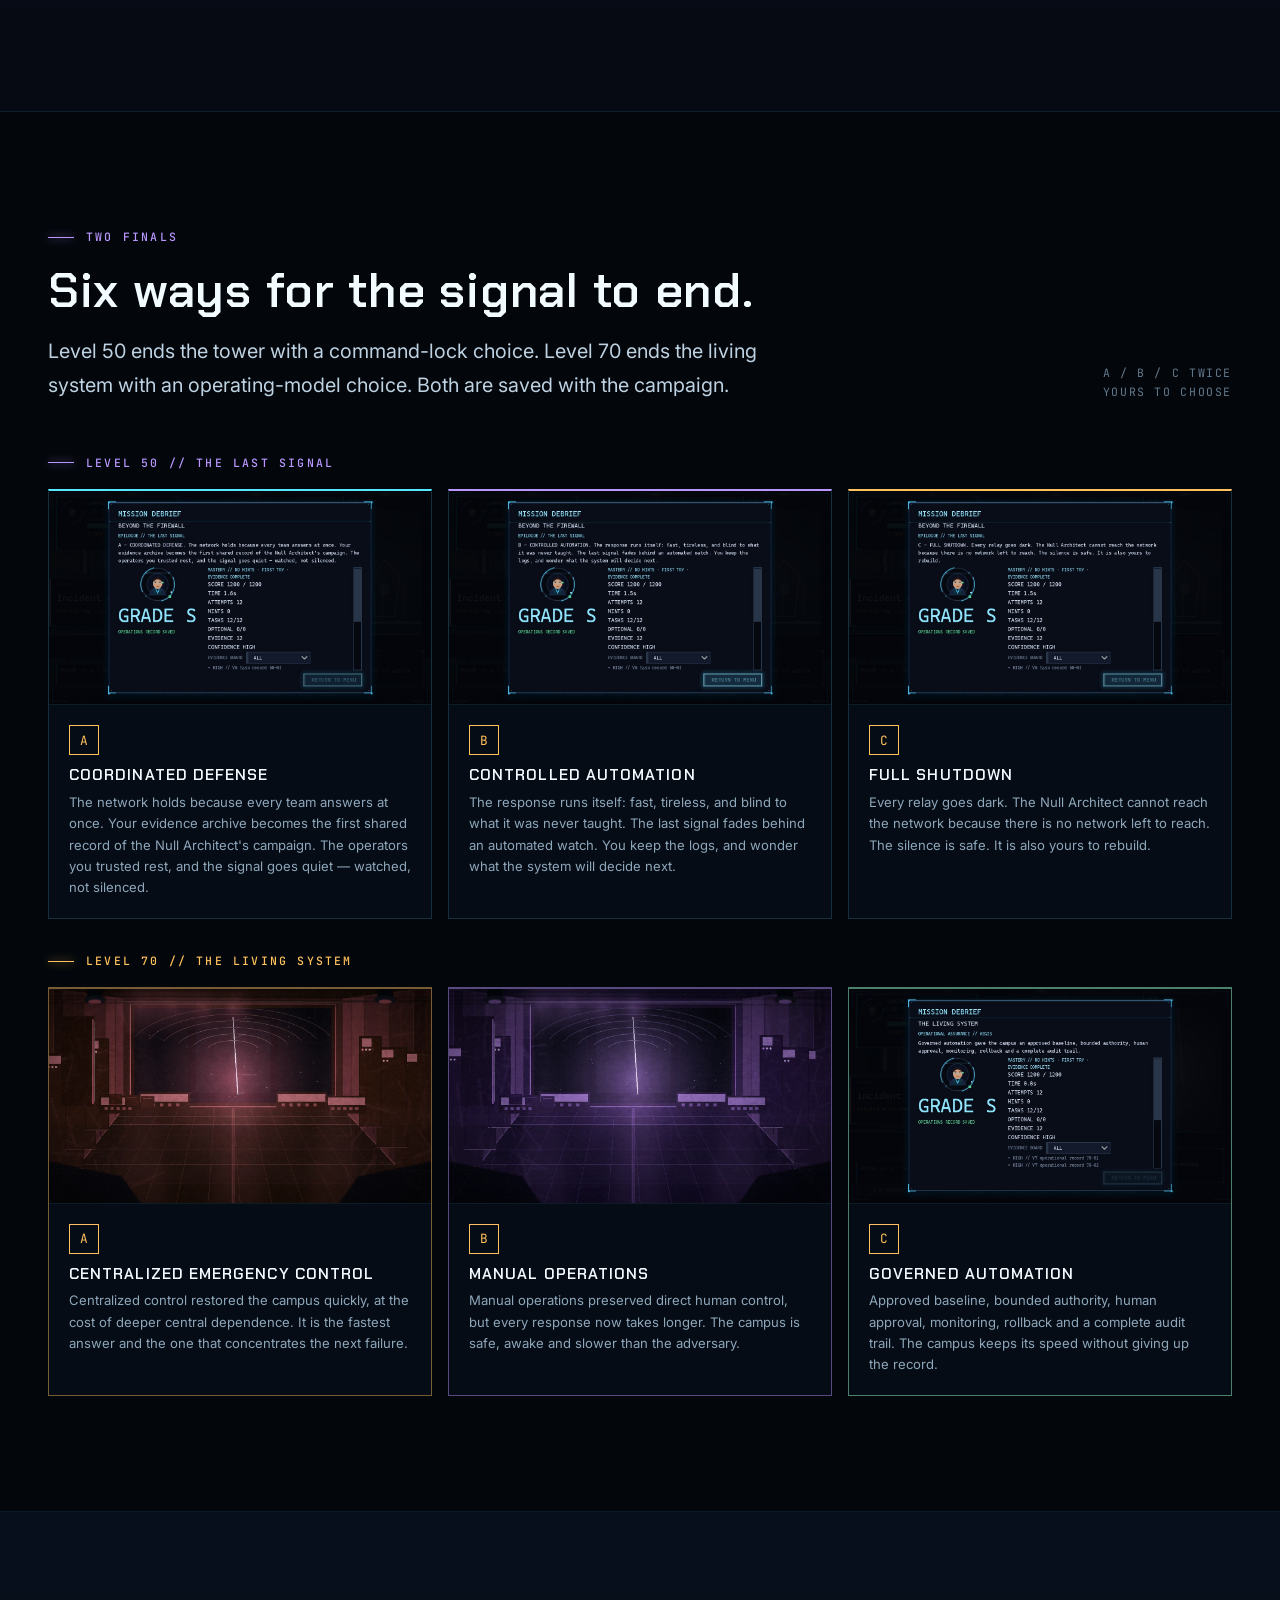
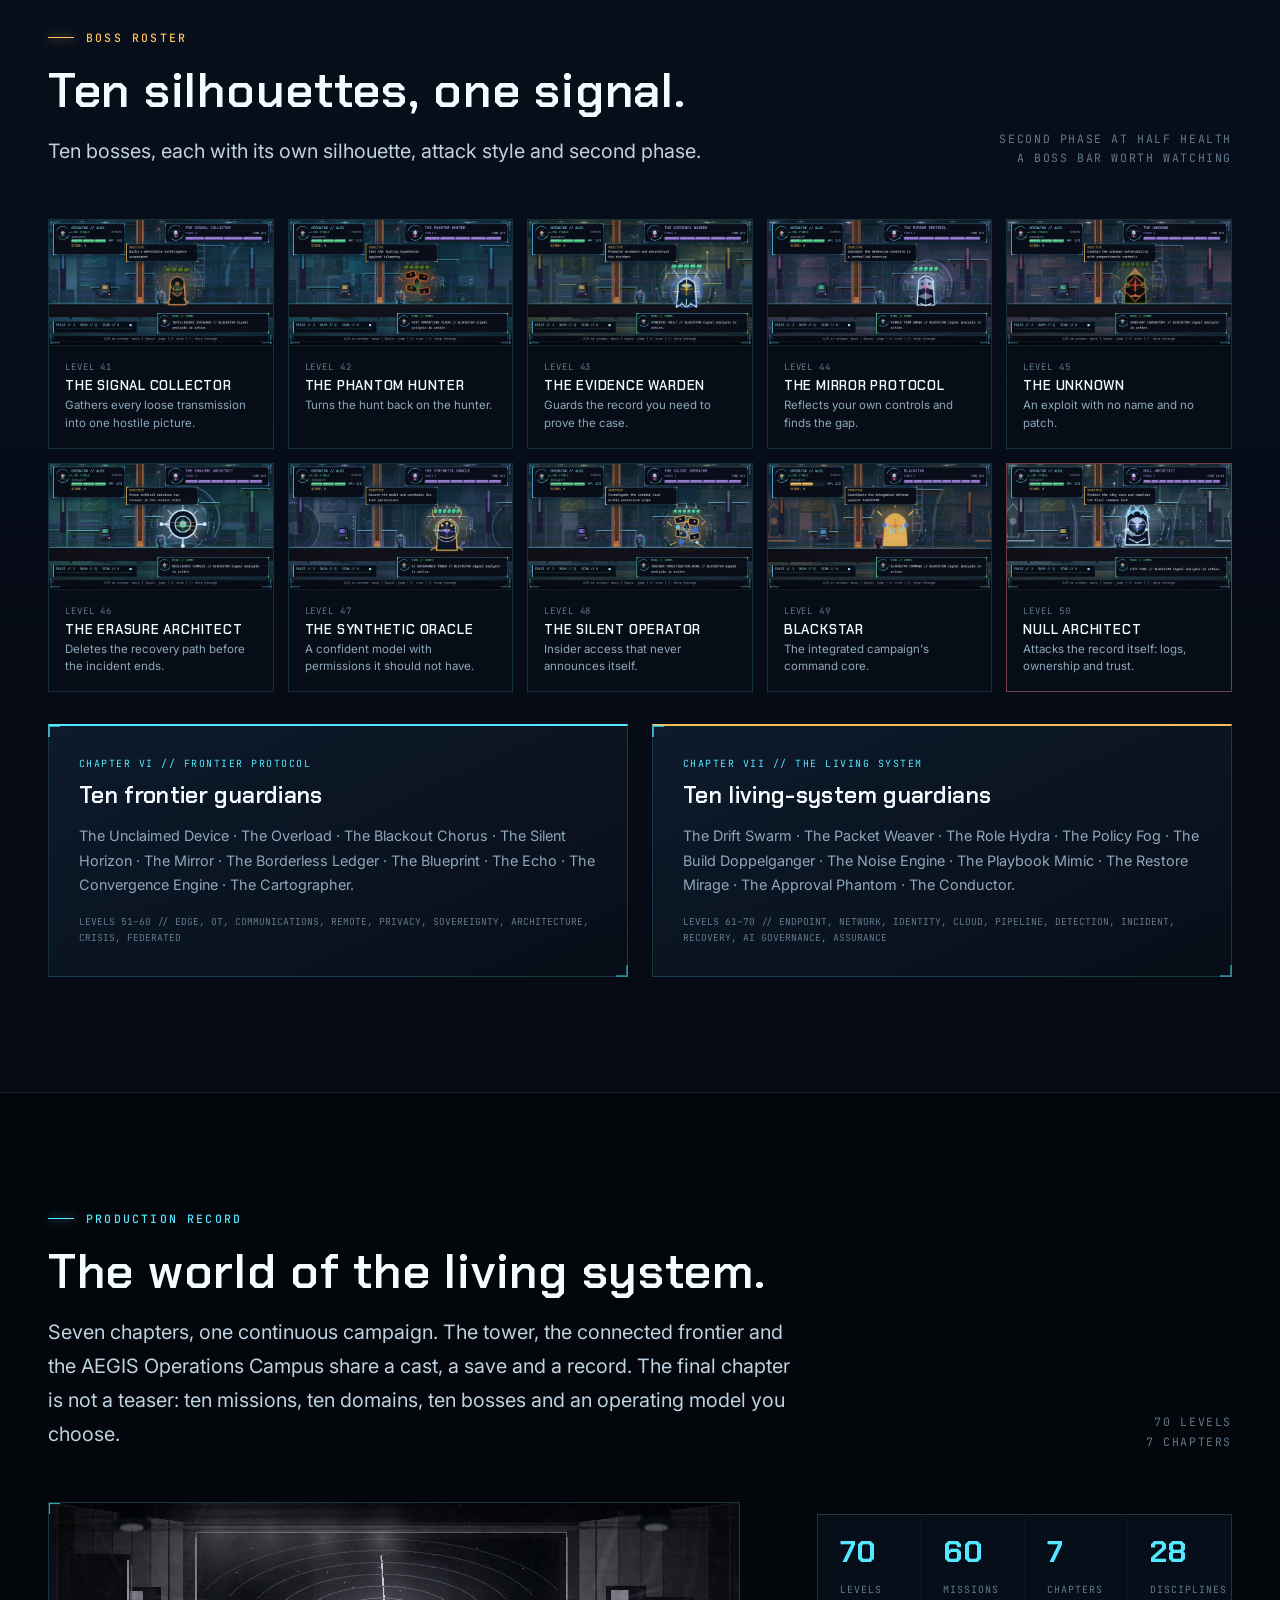
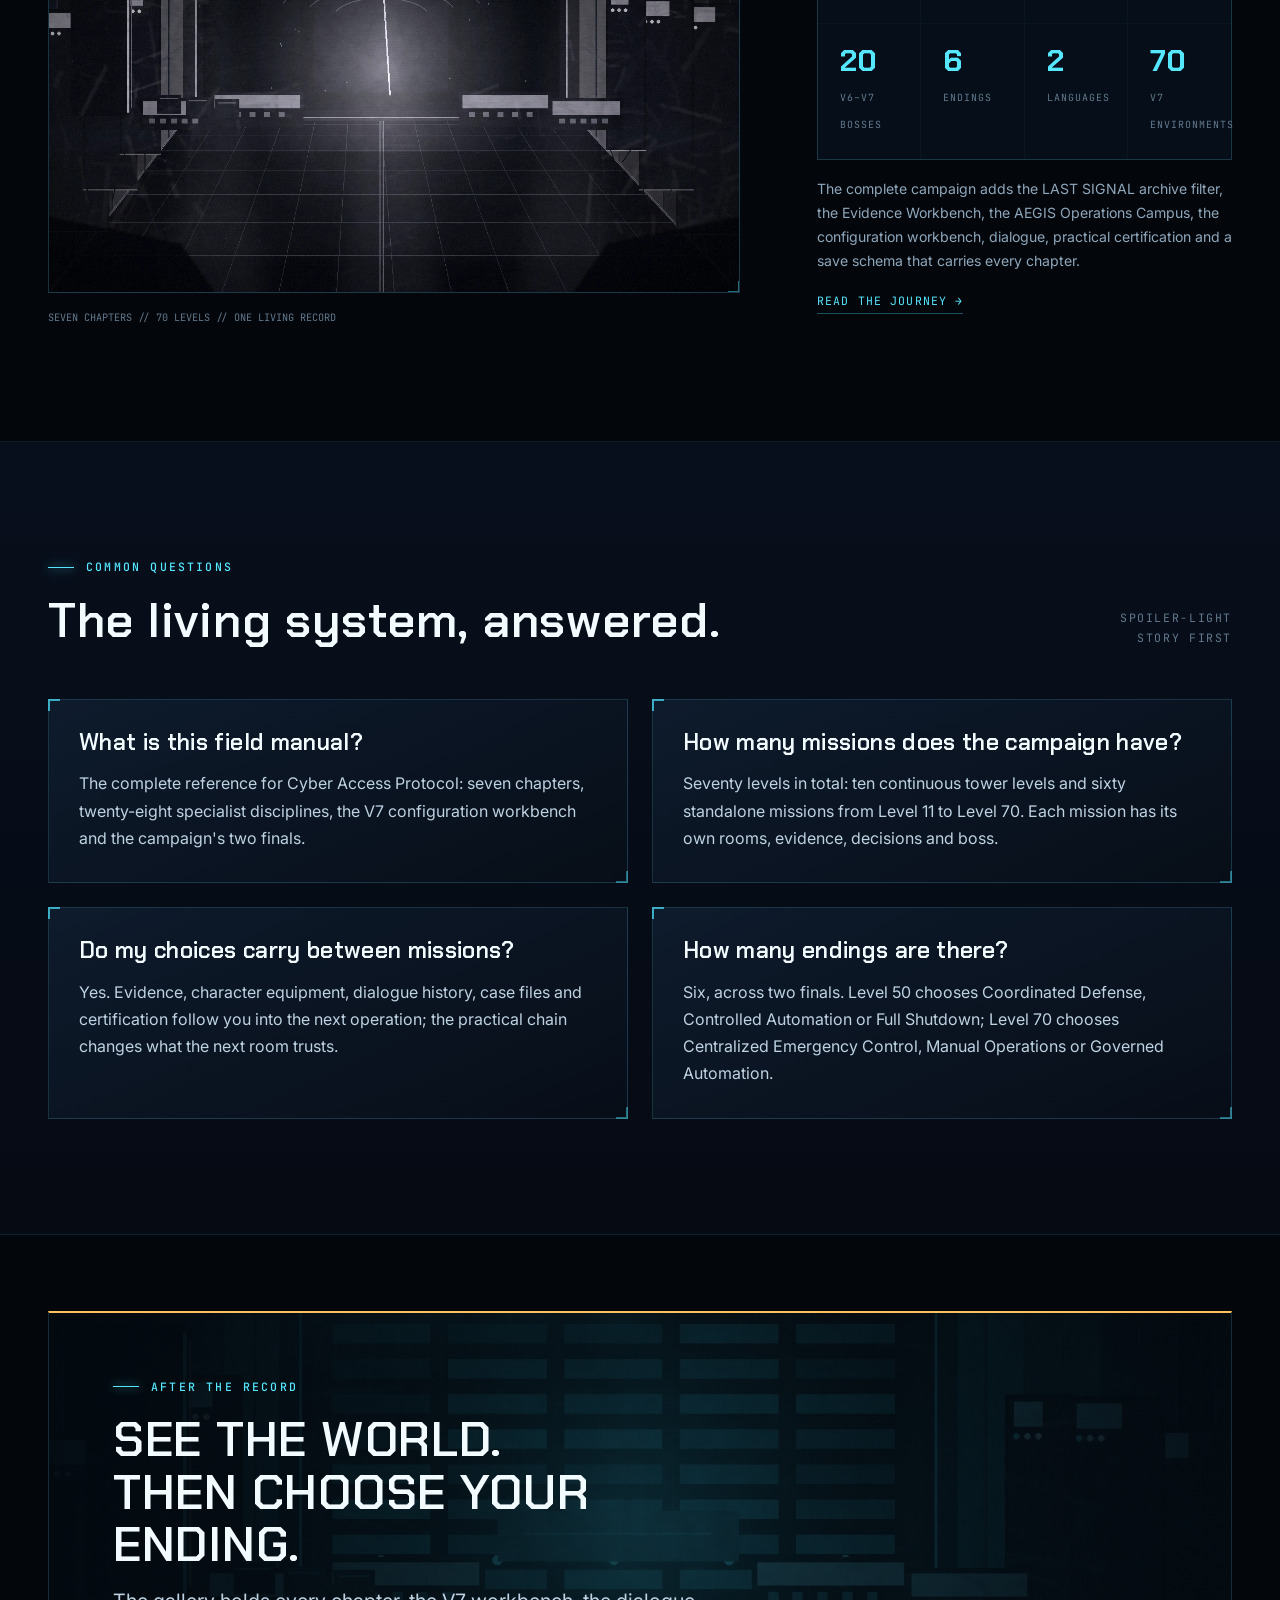
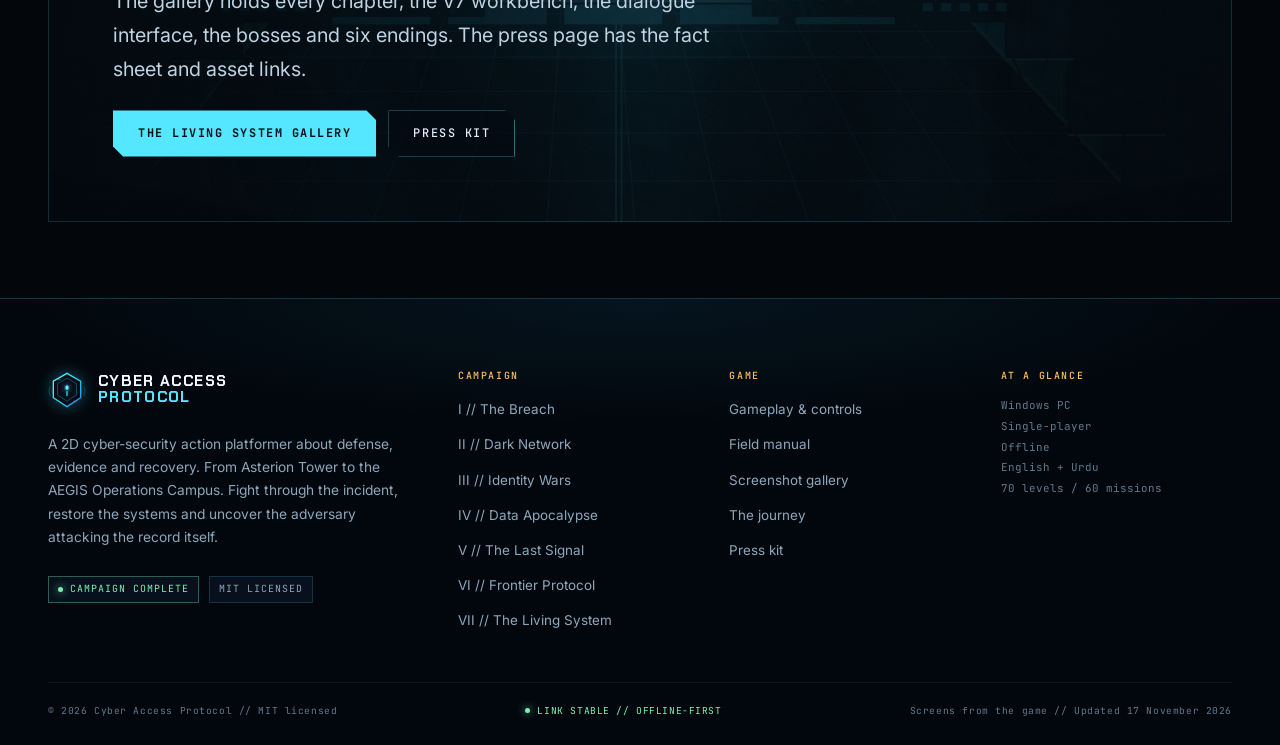
<file: field-manual.html>
<!DOCTYPE html>
<html lang="en">
<head>
  <meta charset="utf-8">
  <meta name="viewport" content="width=device-width, initial-scale=1">
  <title>Field Manual: The Living System — Cyber Access Protocol</title>
  <meta name="description" content="The complete Cyber Access Protocol field manual: seven chapters, twenty-eight disciplines, the V7 configuration workbench, dialogue, bosses and six endings.">
  <meta name="theme-color" content="#03060b">
  <meta name="robots" content="index,follow,max-image-preview:large">
  <meta property="og:updated_time" content="2026-11-17">
  <meta property="og:type" content="website">
  <meta property="og:title" content="Field Manual — Cyber Access Protocol">
  <meta property="og:description" content="Seven chapters, twenty-eight disciplines, one living system.">
  <meta property="og:image" content="assets/img/v7-terminal-61.jpg">
  <meta property="og:site_name" content="Cyber Access Protocol">
  <meta name="twitter:card" content="summary_large_image">
  <link rel="icon" href="favicon.svg" type="image/svg+xml">
  <link rel="preconnect" href="https://fonts.googleapis.com">
  <link rel="preconnect" href="https://fonts.gstatic.com" crossorigin>
  <link href="https://fonts.googleapis.com/css2?family=Chakra+Petch:wght@500;600;700&family=Inter:wght@400;500;600&family=JetBrains+Mono:wght@400;500;700&display=swap" rel="stylesheet">
  <link rel="stylesheet" href="assets/css/site.css?v=6.0.0">
  <link rel="stylesheet" href="assets/css/3d.css?v=2.0.0">
  <script>document.documentElement.classList.add('js');if(!window.matchMedia('(prefers-reduced-motion: reduce)').matches)document.documentElement.classList.add('has-3d');</script>
</head>
<body>
  <a class="skip-link" href="#main">Skip to content</a>

  <header class="site-header">
    <div class="container site-header__inner">
      <a class="brand" href="index.html" aria-label="Cyber Access Protocol — home">
        <img class="brand__mark" src="assets/brand/logo_mark.svg" alt="" width="38" height="38">
        <span class="brand__text">
          <span class="brand__name">Cyber Access</span>
          <span class="brand__name brand__name--accent">Protocol</span>
          <span class="brand__sub">Asterion Tower // AEGIS Campus // Node 70</span>
        </span>
      </a>
      <button class="nav-toggle" type="button" aria-expanded="false" aria-controls="site-nav" aria-label="Toggle navigation"><span></span></button>
      <nav class="site-nav" id="site-nav" aria-label="Primary">
        <a href="index.html">Overview</a>
        <a href="campaign.html">Campaign</a>
        <a href="gameplay.html">Gameplay</a>
        <a href="gallery.html">Gallery</a>
        <a href="field-manual.html" aria-current="page">Field Manual</a>
        <a href="changelog.html">Journey</a>
        <a class="btn btn--ghost btn--small header-cta" href="press.html">Press Kit</a>
      </nav>
    </div>
  </header>

  <main id="main">

    <section class="page-hero">
      <div class="page-hero__bg">
        <img src="assets/img/plate-70.webp" alt="" width="1280" height="720" fetchpriority="high">
      </div>
      <div class="container">
        <div class="breadcrumb"><a href="index.html">Overview</a><span>/</span>Field Manual</div>
        <div class="page-hero__content">
          <div class="eyebrow eyebrow--violet">The Living System // field manual</div>
          <h1>The living<br>system.</h1>
          <p class="lead">
            Seven chapters, twenty-eight specialist disciplines and two finals. The manual
            covers the tower's first breach, the frontier beyond it and the AEGIS Operations
            Campus where every system you repaired becomes a requirement you have to prove.
          </p>
          <div class="page-hero__meta">
            <span class="chip chip--live">Levels 1–70</span>
            <span class="chip">28 disciplines</span>
            <span class="chip">20 V6–V7 bosses</span>
            <span class="chip chip--violet">6 endings</span>
            <span class="chip">2 languages</span>
          </div>
        </div>
      </div>
    </section>

    <!-- ================================================================== -->
    <!-- Doctrine                                                           -->
    <!-- ================================================================== -->
    <section class="section" id="domains" aria-labelledby="domains-title">
      <div class="container">
        <div class="section-head reveal">
          <div>
            <div class="eyebrow">The disciplines</div>
            <h2 id="domains-title">What the operation asks you to know.</h2>
            <p class="lead mt-2">
              Every discipline has its own mission, threats and field doctrine. The first
              nine belong to The Last Signal; the frontier adds nine more; the living system
              adds the ten operational domains that tie the campaign together.
            </p>
          </div>
          <div class="section-head__aside">28 disciplines<br>7 chapters<br>Knowledge unlocked by play</div>
        </div>

        <div class="domain-grid">
          <article class="domain reveal" style="--accent:#38BDF8;">
            <div class="domain__num">DISCIPLINE 01 // INTELLIGENCE</div>
            <h3>Threat Intelligence</h3>
            <p>Intelligence work turns raw, untrusted reporting into a defensible assessment. Every claim keeps its source, its confidence and its date, and duplicates collapse into one record. A judgement without provenance is a guess wearing a uniform.</p>
          </article>
          <article class="domain reveal" style="--accent:#22D3EE;">
            <div class="domain__num">DISCIPLINE 02 // HUNTING</div>
            <h3>Threat Hunting</h3>
            <p>A hunt starts from a hypothesis, not an alert. Search the local telemetry for the behaviour you expect, then prove or disprove it. Record negative results as well — the absence of a signal is evidence too.</p>
          </article>
          <article class="domain reveal" style="--accent:#FBBF24;">
            <div class="domain__num">DISCIPLINE 03 // FORENSICS</div>
            <h3>Forensic Analysis</h3>
            <p>Forensics preserves the artifact before interpreting it. Capture the hash, the timestamp and the chain of custody first; only then reconstruct the timeline. An untracked copy is not evidence.</p>
          </article>
          <article class="domain reveal" style="--accent:#F472B6;">
            <div class="domain__num">DISCIPLINE 04 // PURPLE TEAM</div>
            <h3>Purple Team</h3>
            <p>Purple teaming pairs the defender who sees the telemetry with the attacker who knows the path. The result is not a winner but a measured control: what was detected, what was missed, and what changes next.</p>
          </article>
          <article class="domain reveal" style="--accent:#FB7185;">
            <div class="domain__num">DISCIPLINE 05 // VULNERABILITY</div>
            <h3>Vulnerability Management</h3>
            <p>A finding is not a priority. Rank by reachable exposure, business impact and the time an adversary needs. The zero-day clock rewards a scoped patch over an untested emergency change.</p>
          </article>
          <article class="domain reveal" style="--accent:#4ADE80;">
            <div class="domain__num">DISCIPLINE 06 // RESILIENCE</div>
            <h3>Resilience Engineering</h3>
            <p>Resilience is measured by recovery, not by prevention alone. Know your RPO and RTO, rehearse the restore, and record what the exercise actually proved.</p>
          </article>
          <article class="domain reveal" style="--accent:#A78BFA;">
            <div class="domain__num">DISCIPLINE 07 // AI GOVERNANCE</div>
            <h3>AI Governance</h3>
            <p>A model earns trust with evidence: evaluation results, bounded data, human review and a named owner. Capability is not authorization, and a confident output is not a validated one.</p>
          </article>
          <article class="domain reveal" style="--accent:#94A3B8;">
            <div class="domain__num">DISCIPLINE 08 // INSIDER RISK</div>
            <h3>Insider Risk</h3>
            <p>Insider risk is a behaviour and access problem, not a loyalty test. Least privilege, separation of duties and auditable exceptions protect the person and the organisation.</p>
          </article>
          <article class="domain reveal" style="--accent:#F97316;">
            <div class="domain__num">DISCIPLINE 09 // INCIDENT COMMAND</div>
            <h3>Incident Command</h3>
            <p>An incident is coordinated under one commander with one common operating picture. Declare scope, assign owners, preserve evidence and record decisions while the clock runs.</p>
          </article>
        </div>

        <div class="section-head reveal mt-5" style="margin-top:4rem;">
          <div>
            <div class="eyebrow" style="color:var(--living);">Chapter VI // Frontier Protocol</div>
            <h3>Nine disciplines for the connected frontier.</h3>
            <p class="lead mt-2">The tower's systems depend on devices, processes and organisations that do not answer to the tower.</p>
          </div>
          <div class="section-head__aside">Levels 51–60<br>Edge · OT · privacy · command</div>
        </div>

        <div class="domain-grid" aria-label="Frontier Protocol disciplines">
          <article class="domain reveal" style="--accent:#7CF0B2;">
            <div class="domain__num">DISCIPLINE 10 // EDGE</div>
            <h3>Edge and Device Lifecycle</h3>
            <p>An edge device is only trusted when it has an owner, a purpose, verified firmware and a policy it actually enforces. Inventory is a living record, not a spreadsheet.</p>
          </article>
          <article class="domain reveal" style="--accent:#34D399;">
            <div class="domain__num">DISCIPLINE 11 // OT</div>
            <h3>OT and Process Safety</h3>
            <p>Industrial security has to protect the process without stopping the plant. Safety, availability and security constraints are negotiated together.</p>
          </article>
          <article class="domain reveal" style="--accent:#22D3EE;">
            <div class="domain__num">DISCIPLINE 12 // COMMUNICATIONS</div>
            <h3>Communications Resilience</h3>
            <p>No single point of failure, no silent fallback. Prove the alternate path works before the primary path disappears.</p>
          </article>
          <article class="domain reveal" style="--accent:#38BDF8;">
            <div class="domain__num">DISCIPLINE 13 // REMOTE</div>
            <h3>Remote Continuity</h3>
            <p>An outage is a test of what stayed available. Remote teams need a documented mode, not an improvised one.</p>
          </article>
          <article class="domain reveal" style="--accent:#FBBF24;">
            <div class="domain__num">DISCIPLINE 14 // PRIVACY</div>
            <h3>Privacy Engineering</h3>
            <p>Collect the minimum the service needs. Every retained field has to earn its place against purpose, retention and recipient.</p>
          </article>
          <article class="domain reveal" style="--accent:#F472B6;">
            <div class="domain__num">DISCIPLINE 15 // SOVEREIGNTY</div>
            <h3>Data Sovereignty</h3>
            <p>Cross-organisation data needs named authority, bounded scope and an approval trail that survives the handoff.</p>
          </article>
          <article class="domain reveal" style="--accent:#A78BFA;">
            <div class="domain__num">DISCIPLINE 16 // ARCHITECTURE</div>
            <h3>Security Architecture</h3>
            <p>A diagram is a claim. Validate the architecture against the scenario: trust boundaries, dependencies and failure modes included.</p>
          </article>
          <article class="domain reveal" style="--accent:#FB7185;">
            <div class="domain__num">DISCIPLINE 17 // CRISIS</div>
            <h3>Crisis Communication</h3>
            <p>Verify before publishing. One approved status beats a fast rumour, especially when the crowd is already broadcasting.</p>
          </article>
          <article class="domain reveal" style="--accent:#94A3B8;">
            <div class="domain__num">DISCIPLINE 18 // FEDERATED</div>
            <h3>Federated Incident Command</h3>
            <p>Coordinate a shared incident without bypassing local authority. One picture, many owners, explicit decision rights.</p>
          </article>
        </div>

        <div class="section-head reveal" style="margin-top:4rem;">
          <div>
            <span class="badge-v7">Chapter VII // The Living System</span>
            <h3 class="mt-3">Ten operational domains. One configuration surface.</h3>
            <p class="lead mt-2">Every V7 mission gives you a system to repair and a requirement set to prove. The domain names below are the mission's own vocabulary.</p>
          </div>
          <div class="section-head__aside">Levels 61–70<br>GUI + terminal</div>
        </div>

        <div class="domain-grid" aria-label="The Living System domains">
          <article class="domain reveal" style="--accent:#55E7FF;">
            <div class="domain__num">DOMAIN 19 // ENDPOINT</div>
            <h3>Endpoint Operations</h3>
            <p>Baseline every workstation: accountable owner, stated purpose, approved state and active monitoring. Drift is a record problem before it is an attack.</p>
          </article>
          <article class="domain reveal" style="--accent:#38BDF8;">
            <div class="domain__num">DOMAIN 20 // NETWORK</div>
            <h3>Network Engineering</h3>
            <p>Rebuild the topology and validate every path. The canvas and the command tab edit the same links; the path checker does not care which one you used.</p>
          </article>
          <article class="domain reveal" style="--accent:#B997FF;">
            <div class="domain__num">DOMAIN 21 // IDENTITY</div>
            <h3>Identity Administration</h3>
            <p>A consistent lifecycle and least privilege across users, service identities and roles. No identity keeps administrator by habit.</p>
          </article>
          <article class="domain reveal" style="--accent:#8BE9FF;">
            <div class="domain__num">DOMAIN 22 // CLOUD</div>
            <h3>Cloud Security</h3>
            <p>Guardrails that hold for every resource: no public exposure, encryption on, logging on, ownership and retention explicit.</p>
          </article>
          <article class="domain reveal" style="--accent:#7CF0B2;">
            <div class="domain__num">DOMAIN 23 // PIPELINE</div>
            <h3>Secure Delivery</h3>
            <p>A build line is trustworthy when its gates block. Prove the test and artifact stages are real gates, not decorations.</p>
          </article>
          <article class="domain reveal" style="--accent:#FBBF24;">
            <div class="domain__num">DOMAIN 24 // DETECTION</div>
            <h3>Security Monitoring</h3>
            <p>Turn noisy telemetry into validated detection coverage: active sources, enabled rules, real thresholds and a stated condition for each rule.</p>
          </article>
          <article class="domain reveal" style="--accent:#FF7183;">
            <div class="domain__num">DOMAIN 25 // INCIDENT</div>
            <h3>Incident Command</h3>
            <p>Repair the playbook, order the response and run the incident. Approved actions, safe sequence and preserved evidence are the mission.</p>
          </article>
          <article class="domain reveal" style="--accent:#34D399;">
            <div class="domain__num">DOMAIN 26 // RECOVERY</div>
            <h3>Recovery Operations</h3>
            <p>Restore critical services in dependency order, with verified backups, honest RTOs and an isolated copy that survives the next incident.</p>
          </article>
          <article class="domain reveal" style="--accent:#A78BFA;">
            <div class="domain__num">DOMAIN 27 // AI GOVERNANCE</div>
            <h3>AI Governance</h3>
            <p>Bound the model: named owner, stated purpose, scoped tools, human approval and a state you can verify. Capability is not authorization.</p>
          </article>
          <article class="domain reveal" style="--accent:#E8F4FF;">
            <div class="domain__num">DOMAIN 28 // ASSURANCE</div>
            <h3>Operations Assurance</h3>
            <p>The integrated final: every domain, one approved baseline, one audit trail and a deliberate choice about how much automation survives.</p>
          </article>
        </div>

        <div class="panel mt-4 reveal" style="border-top:2px solid #E5E7EB;">
          <div class="split" style="align-items:start;">
            <div>
              <div class="eyebrow" style="color:#E5E7EB;">The adversary</div>
              <h2 class="mb-2">The Conductor</h2>
              <p class="lead">
                A patient adversary who attacks the record itself: logs, ownership, evidence
                and trust. The campaign is won by the record you kept, the teams you
                coordinated and the limits you refused to remove — not by out-hacking a
                villain.
              </p>
            </div>
            <div class="stack">
              <p class="muted" style="font-size:.9rem;">
                The Null Architect is the presence behind the tower incident. The Conductor
                is the force behind the AEGIS drift: both are framed through defense,
                recovery and the people inside the building, never as a power fantasy.
              </p>
              <a class="text-link" href="#bosses">See the full boss roster</a>
            </div>
          </div>
        </div>
      </div>
    </section>

    <!-- ================================================================== -->
    <!-- Mission matrix                                                     -->
    <!-- ================================================================== -->
    <section class="section section--panel" id="missions" aria-labelledby="missions-title">
      <div class="container">
        <div class="section-head reveal">
          <div>
            <div class="eyebrow eyebrow--amber">Chapter V matrix</div>
            <h2 id="missions-title">Ten tower missions. The first finale.</h2>
            <p class="lead mt-2">
              Every Last Signal mission has its own rooms, evidence, decisions and boss.
              Levels 49 and 50 bring five disciplines together at once. The campaign then
              continues into Frontier Protocol and The Living System.
            </p>
          </div>
          <div class="section-head__aside">Levels 41–50<br>10 bosses<br>First finale</div>
        </div>

        <div class="table-wrap reveal">
          <table class="data">
            <thead>
              <tr>
                <th scope="col">Level</th>
                <th scope="col">Mission</th>
                <th scope="col">Objective</th>
                <th scope="col">Discipline</th>
                <th scope="col">Boss</th>
              </tr>
            </thead>
            <tbody>
              <tr>
                <td class="num">41</td>
                <td>Threat Intelligence</td>
                <td>Build a defensible intelligence assessment</td>
                <td>Intelligence</td>
                <td>The Signal Collector</td>
              </tr>
              <tr>
                <td class="num">42</td>
                <td>The Hunt Begins</td>
                <td>Test the hunting hypothesis against telemetry</td>
                <td>Hunting</td>
                <td>The Phantom Hunter</td>
              </tr>
              <tr>
                <td class="num">43</td>
                <td>Forensic Fragments</td>
                <td>Preserve evidence and reconstruct the incident</td>
                <td>Forensics</td>
                <td>The Evidence Warden</td>
              </tr>
              <tr>
                <td class="num">44</td>
                <td>Purple Team</td>
                <td>Validate defensive controls in a controlled exercise</td>
                <td>Purple team</td>
                <td>The Mirror Protocol</td>
              </tr>
              <tr>
                <td class="num">45</td>
                <td>The Zero-Day Clock</td>
                <td>Contain the unknown vulnerability with proportionate controls</td>
                <td>Vulnerability</td>
                <td>The Unknown</td>
              </tr>
              <tr>
                <td class="num">46</td>
                <td>Resilience Protocol</td>
                <td>Prove critical services can recover in the correct order</td>
                <td>Resilience</td>
                <td>The Erasure Architect</td>
              </tr>
              <tr>
                <td class="num">47</td>
                <td>AI Under Watch</td>
                <td>Govern the model and constrain its tool permissions</td>
                <td>AI governance</td>
                <td>The Synthetic Oracle</td>
              </tr>
              <tr>
                <td class="num">48</td>
                <td>The Insider Path</td>
                <td>Investigate the insider lead within authorized scope</td>
                <td>Insider risk</td>
                <td>The Silent Operator</td>
              </tr>
              <tr>
                <td class="num">49</td>
                <td>The Last Campaign</td>
                <td>Coordinate the integrated defense against BLACKSTAR</td>
                <td>Intelligence, incident, AI governance, resilience, insider risk</td>
                <td>BLACKSTAR</td>
              </tr>
              <tr>
                <td class="num">50</td>
                <td>Beyond the Firewall</td>
                <td>Protect the city core and complete the final command lock</td>
                <td>Intelligence, incident, AI governance, resilience, insider risk</td>
                <td>Null Architect</td>
              </tr>
            </tbody>
          </table>
        </div>
      </div>
    </section>

    <!-- ================================================================== -->
    <!-- Evidence Workbench                                                 -->
    <!-- ================================================================== -->
    <section class="section" id="workbench" aria-labelledby="workbench-title">
      <div class="container">
        <div class="section-head reveal">
          <div>
            <div class="eyebrow">Evidence Workbench</div>
            <h2 id="workbench-title">The archive is the second game.</h2>
            <p class="lead mt-2">
              Reachable from the Level Archive, the Workbench turns a completed run into a
              searchable record. Three views: the evidence you found, the knowledge you
              unlocked and a query console to search it all.
            </p>
          </div>
          <div class="section-head__aside">10 knowledge entries<br>Your evidence, remembered</div>
        </div>

        <div class="tabs reveal">
          <div class="tablist" role="tablist" aria-label="Evidence Workbench surfaces">
            <button class="tab" type="button" role="tab" id="tab-evidence" aria-controls="panel-evidence" aria-selected="true">01 // Evidence</button>
            <button class="tab" type="button" role="tab" id="tab-knowledge" aria-controls="panel-knowledge" aria-selected="false" tabindex="-1">02 // Knowledge</button>
            <button class="tab" type="button" role="tab" id="tab-query" aria-controls="panel-query" aria-selected="false" tabindex="-1">03 // Query</button>
          </div>

          <div class="tabpanel" id="panel-evidence" role="tabpanel" aria-labelledby="tab-evidence">
            <div class="split">
              <figure>
                <div class="panel" style="padding:0;overflow:hidden;">
                  <img src="assets/img/workbench-evidence.jpg" alt="The Evidence Workbench archived-evidence browser." width="1280" height="720" loading="lazy">
                </div>
              </figure>
              <div>
                <h3 class="mb-2">Archived evidence</h3>
                <p class="lead">
                  Every mission you complete adds its evidence to your archive. Browse by level
                  or discipline, then open a record to see where it came from, how confident
                  you were and which mission found it.
                </p>
                <ul class="a11y-list mt-4">
                  <li>Filter by discipline</li>
                  <li>See the source of every record</li>
                  <li>Track your confidence</li>
                  <li>Your story, remembered</li>
                </ul>
              </div>
            </div>
          </div>

          <div class="tabpanel" id="panel-knowledge" role="tabpanel" aria-labelledby="tab-knowledge" hidden>
            <div class="split">
              <figure>
                <div class="panel" style="padding:0;overflow:hidden;">
                  <img src="assets/img/workbench-knowledge.jpg" alt="The Knowledge Library with discipline entries, several still locked." width="1280" height="720" loading="lazy">
                </div>
              </figure>
              <div>
                <h3 class="mb-2">Knowledge Library</h3>
                <p class="lead">
                  Ten entries cover the nine disciplines and the Null Architect. Each unlocks
                  as you live through its mission and complete the campaign — the library
                  reflects what you have actually done, not a glossary available from the
                  start.
                </p>
                <ul class="a11y-list mt-4">
                  <li>Ten entries</li>
                  <li>Unlocked by the missions you play</li>
                  <li>Null Architect entry at completion</li>
                  <li>English and Urdu</li>
                </ul>
              </div>
            </div>
          </div>

          <div class="tabpanel" id="panel-query" role="tabpanel" aria-labelledby="tab-query" hidden>
            <div class="split">
              <figure>
                <div class="panel" style="padding:0;overflow:hidden;">
                  <img src="assets/img/workbench-query.jpg" alt="The query console with discipline, certainty and progress." width="1280" height="720" loading="lazy">
                </div>
              </figure>
              <div>
                <h3 class="mb-2">Query console</h3>
                <p class="lead">
                  Choose a discipline, a confidence level and how far you have progressed,
                  and the console surfaces the evidence that matches. The same idea powers
                  the clue hunt in missions like Level 42.
                </p>
                <div class="table-wrap mt-4">
                  <table class="data">
                    <tbody>
                      <tr><td>Discipline</td><td>Threat intelligence, forensics, resilience…</td></tr>
                      <tr><td>Certainty</td><td>How strongly the evidence supports the claim</td></tr>
                      <tr><td>Progress</td><td>How far through the campaign you have reached</td></tr>
                      <tr><td>Match</td><td>Any of the three conditions</td></tr>
                    </tbody>
                  </table>
                </div>
              </div>
            </div>
          </div>
        </div>
      </div>
    </section>

    <!-- ================================================================== -->
    <!-- V7 configuration workbench                                         -->
    <!-- ================================================================== -->
    <section class="section section--v7" id="workbench-v7" aria-labelledby="workbench-v7-title">
      <div class="container">
        <div class="section-head reveal">
          <div>
            <span class="badge-v7">Chapter VII // Configuration</span>
            <h2 id="workbench-v7-title" class="mt-3">The workbench is the mission.</h2>
            <p class="lead mt-2">
              A record list, a draft, a requirement set and a command tab. Change a field and
              the requirements update; change a link on the canvas and the same record moves;
              run an order change in the timeline and the draft remembers. Apply only when
              validation passes.
            </p>
          </div>
          <div class="section-head__aside">One draft<br>GUI · terminal · canvas · timeline</div>
        </div>

        <div class="grid cols-3">
          <figure class="reveal">
            <div class="panel" style="padding:0;overflow:hidden;">
              <img src="assets/img/v7-terminal-61.jpg" alt="The V7 workbench with a device record, fields and a validation panel." width="1280" height="720" loading="lazy">
            </div>
            <figcaption class="mono dim mt-2" style="font-size:.64rem;"><b class="amber">01 // GUI</b><br>Records, fields and requirements.</figcaption>
          </figure>
          <figure class="reveal">
            <div class="panel" style="padding:0;overflow:hidden;">
              <img src="assets/img/v7-terminal-62-canvas.jpg" alt="The topology canvas with nodes and links." width="1280" height="720" loading="lazy">
            </div>
            <figcaption class="mono dim mt-2" style="font-size:.64rem;"><b class="cyan">02 // CANVAS</b><br>Links with select, connect and delete modes.</figcaption>
          </figure>
          <figure class="reveal">
            <div class="panel" style="padding:0;overflow:hidden;">
              <img src="assets/img/v7-terminal-67-timeline.jpg" alt="The timeline editor with ordered response steps." width="1280" height="720" loading="lazy">
            </div>
            <figcaption class="mono dim mt-2" style="font-size:.64rem;"><b class="violet">03 // TIMELINE</b><br>Ordered response, recovery and release.</figcaption>
          </figure>
        </div>

        <div class="grid cols-2 mt-4">
          <div class="panel reveal">
            <div class="card__kicker">Command tab</div>
            <h3 class="mb-2">The same work, a different surface</h3>
            <p class="muted" style="font-size:.9rem;">The fictional command grammar is allowlisted and local. It edits the same draft as the GUI, so a link created with <span class="mono cyan">link</span> is visible in the canvas and validated by the same engine. Nothing here touches a real shell, network or service.</p>
          </div>
          <div class="panel panel--amber reveal">
            <div class="card__kicker">Certification</div>
            <h3 class="mb-2">A proof, not a participation badge</h3>
            <p class="muted" style="font-size:.9rem;">Levels 11–60 require six practical tasks from a mission-specific scenario; Levels 1–10 use a six-step station; Levels 61–70 validate the full mission scenario. The certified result is stored with the save and unlocks the exit.</p>
          </div>
        </div>
      </div>
    </section>

    <!-- ================================================================== -->
    <!-- Consequences                                                       -->
    <!-- ================================================================== -->
    <section class="section section--panel" id="consequences" aria-labelledby="consequences-title">
      <div class="container">
        <div class="split">
          <figure class="reveal">
            <div class="panel" style="padding:0;overflow:hidden;">
              <img src="assets/img/consequence.jpg" alt="A Level 42 hunt decision showing a cross-reference clue and a two-clue query." width="1280" height="720" loading="lazy">
            </div>
            <figcaption class="mono dim mt-2" style="font-size:.64rem;">LEVEL 42 // CROSS-REFERENCE THE PRIOR OPERATION // 2/2 RECORDS RESOLVED</figcaption>
          </figure>
          <div class="reveal">
            <div class="eyebrow eyebrow--amber">Cross-mission consequences</div>
            <h2 id="consequences-title">The next mission remembers the last one.</h2>
            <div class="stack mt-3">
              <p class="lead">
                Your choices and the evidence you keep carry into the next operation. A clean
                mission changes how the team speaks to you; a strong record can unlock new
                evidence to find. The character sheet, dialogue history, certifications and
                case files all survive between levels.
              </p>
              <p>
                A strong operation can add a <strong>cross-reference clue</strong> and a decision
                that asks you to use the archive you built. From Chapter VII the practical
                chain also carries forward: the configuration you certified changes what the
                next room trusts.
              </p>
            </div>
            <div class="panel panel--amber mt-4">
              <div class="eyebrow eyebrow--amber">Current scope, stated plainly</div>
              <p class="muted" style="font-size:.9rem;">
                Your first playthrough is your story. Replays are yours to experiment with and
                never overwrite the consequences you have already earned.
              </p>
            </div>
          </div>
        </div>
      </div>
    </section>

    <!-- ================================================================== -->
    <!-- Endings                                                            -->
    <!-- ================================================================== -->
    <section class="section" id="endings" aria-labelledby="endings-title">
      <div class="container">
        <div class="section-head reveal">
          <div>
            <div class="eyebrow eyebrow--violet">Two finals</div>
            <h2 id="endings-title">Six ways for the signal to end.</h2>
            <p class="lead mt-2">
              Level 50 ends the tower with a command-lock choice. Level 70 ends the living
              system with an operating-model choice. Both are saved with the campaign.
            </p>
          </div>
          <div class="section-head__aside">A / B / C twice<br>Yours to choose</div>
        </div>

        <div class="eyebrow eyebrow--violet mb-2">Level 50 // The Last Signal</div>
        <div class="ending-grid">
          <article class="ending ending--a reveal">
            <img src="assets/img/ending-a.jpg" alt="Ending A, Coordinated Defense, shown in the Level 50 debrief." width="1280" height="720" loading="lazy">
            <div class="ending__body">
              <span class="ending__letter">A</span>
              <h3>Coordinated Defense</h3>
              <p>The network holds because every team answers at once. Your evidence archive becomes the first shared record of the Null Architect's campaign. The operators you trusted rest, and the signal goes quiet — watched, not silenced.</p>
            </div>
          </article>
          <article class="ending ending--b reveal">
            <img src="assets/img/ending-b.jpg" alt="Ending B, Controlled Automation, shown in the Level 50 debrief." width="1280" height="720" loading="lazy">
            <div class="ending__body">
              <span class="ending__letter">B</span>
              <h3>Controlled Automation</h3>
              <p>The response runs itself: fast, tireless, and blind to what it was never taught. The last signal fades behind an automated watch. You keep the logs, and wonder what the system will decide next.</p>
            </div>
          </article>
          <article class="ending ending--c reveal">
            <img src="assets/img/ending-c.jpg" alt="Ending C, Full Shutdown, shown in the Level 50 debrief." width="1280" height="720" loading="lazy">
            <div class="ending__body">
              <span class="ending__letter">C</span>
              <h3>Full Shutdown</h3>
              <p>Every relay goes dark. The Null Architect cannot reach the network because there is no network left to reach. The silence is safe. It is also yours to rebuild.</p>
            </div>
          </article>
        </div>

        <div class="eyebrow eyebrow--amber mb-2 mt-4">Level 70 // The Living System</div>
        <div class="ending-grid">
          <article class="ending ending--a reveal" style="border-color:rgba(255,193,92,.45);">
            <img src="assets/img/level-67.webp" alt="The incident room that precedes the Level 70 operating-model choice." width="1280" height="720" loading="lazy">
            <div class="ending__body">
              <span class="ending__letter">A</span>
              <h3>Centralized Emergency Control</h3>
              <p>Centralized control restored the campus quickly, at the cost of deeper central dependence. It is the fastest answer and the one that concentrates the next failure.</p>
            </div>
          </article>
          <article class="ending ending--b reveal" style="border-color:rgba(185,151,255,.45);">
            <img src="assets/img/level-69.webp" alt="The human-AI boundary chamber that precedes the Level 70 operating-model choice." width="1280" height="720" loading="lazy">
            <div class="ending__body">
              <span class="ending__letter">B</span>
              <h3>Manual Operations</h3>
              <p>Manual operations preserved direct human control, but every response now takes longer. The campus is safe, awake and slower than the adversary.</p>
            </div>
          </article>
          <article class="ending ending--c reveal" style="border-color:rgba(143,245,198,.5);">
            <img src="assets/img/v7-debrief-70.jpg" alt="The Level 70 debrief for the governed-automation ending." width="1280" height="720" loading="lazy">
            <div class="ending__body">
              <span class="ending__letter">C</span>
              <h3>Governed Automation</h3>
              <p>Approved baseline, bounded authority, human approval, monitoring, rollback and a complete audit trail. The campus keeps its speed without giving up the record.</p>
            </div>
          </article>
        </div>
      </div>
    </section>

    <!-- ================================================================== -->
    <!-- Boss roster                                                        -->
    <!-- ================================================================== -->
    <section class="section section--panel" id="bosses" aria-labelledby="bosses-title">
      <div class="container">
        <div class="section-head reveal">
          <div>
            <div class="eyebrow eyebrow--amber">Boss roster</div>
            <h2 id="bosses-title">Ten silhouettes, one signal.</h2>
            <p class="lead mt-2">
              Ten bosses, each with its own silhouette, attack style and second phase.
            </p>
          </div>
          <div class="section-head__aside">Second phase at half health<br>A boss bar worth watching</div>
        </div>

        <div class="boss-grid">
          <article class="boss reveal">
            <img src="assets/img/boss-41.jpg" alt="The Signal Collector." width="1280" height="720" loading="lazy">
            <div class="boss__body">
              <div class="boss__lvl">LEVEL 41</div>
              <h3>The Signal Collector</h3>
              <p>Gathers every loose transmission into one hostile picture.</p>
            </div>
          </article>
          <article class="boss reveal">
            <img src="assets/img/boss-42.jpg" alt="The Phantom Hunter." width="1280" height="720" loading="lazy">
            <div class="boss__body">
              <div class="boss__lvl">LEVEL 42</div>
              <h3>The Phantom Hunter</h3>
              <p>Turns the hunt back on the hunter.</p>
            </div>
          </article>
          <article class="boss reveal">
            <img src="assets/img/boss-43.jpg" alt="The Evidence Warden." width="1280" height="720" loading="lazy">
            <div class="boss__body">
              <div class="boss__lvl">LEVEL 43</div>
              <h3>The Evidence Warden</h3>
              <p>Guards the record you need to prove the case.</p>
            </div>
          </article>
          <article class="boss reveal">
            <img src="assets/img/boss-44.jpg" alt="The Mirror Protocol." width="1280" height="720" loading="lazy">
            <div class="boss__body">
              <div class="boss__lvl">LEVEL 44</div>
              <h3>The Mirror Protocol</h3>
              <p>Reflects your own controls and finds the gap.</p>
            </div>
          </article>
          <article class="boss reveal">
            <img src="assets/img/boss-45.jpg" alt="The Unknown." width="1280" height="720" loading="lazy">
            <div class="boss__body">
              <div class="boss__lvl">LEVEL 45</div>
              <h3>The Unknown</h3>
              <p>An exploit with no name and no patch.</p>
            </div>
          </article>
          <article class="boss reveal">
            <img src="assets/img/boss-46.jpg" alt="The Erasure Architect." width="1280" height="720" loading="lazy">
            <div class="boss__body">
              <div class="boss__lvl">LEVEL 46</div>
              <h3>The Erasure Architect</h3>
              <p>Deletes the recovery path before the incident ends.</p>
            </div>
          </article>
          <article class="boss reveal">
            <img src="assets/img/boss-47.jpg" alt="The Synthetic Oracle." width="1280" height="720" loading="lazy">
            <div class="boss__body">
              <div class="boss__lvl">LEVEL 47</div>
              <h3>The Synthetic Oracle</h3>
              <p>A confident model with permissions it should not have.</p>
            </div>
          </article>
          <article class="boss reveal">
            <img src="assets/img/boss-48.jpg" alt="The Silent Operator." width="1280" height="720" loading="lazy">
            <div class="boss__body">
              <div class="boss__lvl">LEVEL 48</div>
              <h3>The Silent Operator</h3>
              <p>Insider access that never announces itself.</p>
            </div>
          </article>
          <article class="boss reveal">
            <img src="assets/img/boss-49.jpg" alt="BLACKSTAR." width="1280" height="720" loading="lazy">
            <div class="boss__body">
              <div class="boss__lvl">LEVEL 49</div>
              <h3>BLACKSTAR</h3>
              <p>The integrated campaign's command core.</p>
            </div>
          </article>
          <article class="boss reveal" style="border-color:rgba(255,113,131,.45);">
            <img src="assets/img/boss-50.jpg" alt="The Null Architect." width="1280" height="720" loading="lazy">
            <div class="boss__body">
              <div class="boss__lvl">LEVEL 50</div>
              <h3>Null Architect</h3>
              <p>Attacks the record itself: logs, ownership and trust.</p>
            </div>
          </article>
        </div>

        <div class="grid cols-2 mt-4">
          <div class="panel panel--accent reveal">
            <div class="card__kicker">Chapter VI // Frontier Protocol</div>
            <h3 class="mb-2">Ten frontier guardians</h3>
            <p class="muted" style="font-size:.9rem;">The Unclaimed Device · The Overload · The Blackout Chorus · The Silent Horizon · The Mirror · The Borderless Ledger · The Blueprint · The Echo · The Convergence Engine · The Cartographer.</p>
            <div class="mono dim mt-2" style="font-size:.6rem;">LEVELS 51–60 // EDGE, OT, COMMUNICATIONS, REMOTE, PRIVACY, SOVEREIGNTY, ARCHITECTURE, CRISIS, FEDERATED</div>
          </div>
          <div class="panel panel--amber reveal">
            <div class="card__kicker">Chapter VII // The Living System</div>
            <h3 class="mb-2">Ten living-system guardians</h3>
            <p class="muted" style="font-size:.9rem;">The Drift Swarm · The Packet Weaver · The Role Hydra · The Policy Fog · The Build Doppelganger · The Noise Engine · The Playbook Mimic · The Restore Mirage · The Approval Phantom · The Conductor.</p>
            <div class="mono dim mt-2" style="font-size:.6rem;">LEVELS 61–70 // ENDPOINT, NETWORK, IDENTITY, CLOUD, PIPELINE, DETECTION, INCIDENT, RECOVERY, AI GOVERNANCE, ASSURANCE</div>
          </div>
        </div>
      </div>
    </section>

    <!-- ================================================================== -->
    <!-- Production record                                                  -->
    <!-- ================================================================== -->
    <section class="section" id="production" aria-labelledby="production-title">
      <div class="container">
        <div class="section-head reveal">
          <div>
            <div class="eyebrow">Production record</div>
            <h2 id="production-title">The world of the living system.</h2>
            <p class="lead mt-2">
              Seven chapters, one continuous campaign. The tower, the connected frontier and
              the AEGIS Operations Campus share a cast, a save and a record. The final
              chapter is not a teaser: ten missions, ten domains, ten bosses and an operating
              model you choose.
            </p>
          </div>
          <div class="section-head__aside">70 levels<br>7 chapters</div>
        </div>

        <div class="split split--wide-left">
          <figure class="reveal">
            <div class="panel" style="padding:0;overflow:hidden;">
              <img src="assets/img/plate-70.webp" alt="The white monolith at the centre of the living system." width="1280" height="720" loading="lazy">
            </div>
            <figcaption class="mono dim mt-2" style="font-size:.64rem;">SEVEN CHAPTERS // 70 LEVELS // ONE LIVING RECORD</figcaption>
          </figure>
          <div class="stack reveal">
            <div class="stat-grid stat-grid--four">
              <div><b>70</b><span>Levels</span></div>
              <div><b>60</b><span>Missions</span></div>
              <div><b>7</b><span>Chapters</span></div>
              <div><b>28</b><span>Disciplines</span></div>
              <div><b>20</b><span>V6–V7 bosses</span></div>
              <div><b>6</b><span>Endings</span></div>
              <div><b>2</b><span>Languages</span></div>
              <div><b>70</b><span>V7 environments</span></div>
            </div>
            <p class="muted" style="font-size:.88rem;">
              The complete campaign adds the LAST SIGNAL archive filter, the Evidence
              Workbench, the AEGIS Operations Campus, the configuration workbench, dialogue,
              practical certification and a save schema that carries every chapter.
            </p>
            <a class="text-link" href="changelog.html">Read the journey</a>
          </div>
        </div>
      </div>
    </section>

    <section class="section section--panel" id="faq" aria-labelledby="faq-title">
      <div class="container">
        <div class="section-head reveal">
          <div>
            <div class="eyebrow">Common questions</div>
            <h2 id="faq-title">The living system, answered.</h2>
          </div>
          <div class="section-head__aside">Spoiler-light<br>Story first</div>
        </div>
        <div class="grid cols-2">
          <div class="panel reveal">
            <h3 class="mb-2">What is this field manual?</h3>
            <p>The complete reference for Cyber Access Protocol: seven chapters, twenty-eight specialist disciplines, the V7 configuration workbench and the campaign's two finals.</p>
          </div>
          <div class="panel reveal">
            <h3 class="mb-2">How many missions does the campaign have?</h3>
            <p>Seventy levels in total: ten continuous tower levels and sixty standalone missions from Level 11 to Level 70. Each mission has its own rooms, evidence, decisions and boss.</p>
          </div>
          <div class="panel reveal">
            <h3 class="mb-2">Do my choices carry between missions?</h3>
            <p>Yes. Evidence, character equipment, dialogue history, case files and certification follow you into the next operation; the practical chain changes what the next room trusts.</p>
          </div>
          <div class="panel reveal">
            <h3 class="mb-2">How many endings are there?</h3>
            <p>Six, across two finals. Level 50 chooses Coordinated Defense, Controlled Automation or Full Shutdown; Level 70 chooses Centralized Emergency Control, Manual Operations or Governed Automation.</p>
          </div>
        </div>
      </div>
    </section>

    <section class="section section--tight">
      <div class="container">
        <div class="cta-band reveal">
          <div class="cta-band__inner">
            <div class="eyebrow">After the record</div>
            <h2>See the world.<br>Then choose your ending.</h2>
            <p class="lead">The gallery holds every chapter, the V7 workbench, the dialogue interface, the bosses and six endings. The press page has the fact sheet and asset links.</p>
            <div class="btn-row">
              <a class="btn btn--primary" href="gallery.html#living-system">The Living System gallery</a>
              <a class="btn btn--ghost" href="press.html">Press kit</a>
            </div>
          </div>
        </div>
      </div>
    </section>

  </main>

  <footer class="site-footer">
    <div class="container">
      <div class="footer-grid">
        <div class="footer-brand">
          <a class="brand" href="index.html" aria-label="Cyber Access Protocol — home">
            <img class="brand__mark" src="assets/brand/logo_mark.svg" alt="" width="38" height="38">
            <span class="brand__text">
              <span class="brand__name">Cyber Access</span>
              <span class="brand__name brand__name--accent">Protocol</span>
            </span>
          </a>
          <p>
            A 2D cyber-security action platformer about defense, evidence and recovery.
            From Asterion Tower to the AEGIS Operations Campus. Fight through the incident,
            restore the systems and uncover the adversary attacking the record itself.
          </p>
          <div class="hero__meta">
            <span class="chip chip--live">Campaign complete</span>
            <span class="chip">MIT licensed</span>
          </div>
        </div>
        <div class="footer-col">
          <h3>Campaign</h3>
          <ul>
            <li><a href="campaign.html#chapter-1">I // The Breach</a></li>
            <li><a href="campaign.html#chapter-2">II // Dark Network</a></li>
            <li><a href="campaign.html#chapter-3">III // Identity Wars</a></li>
            <li><a href="campaign.html#chapter-4">IV // Data Apocalypse</a></li>
            <li><a href="campaign.html#chapter-5">V // The Last Signal</a></li>
            <li><a href="campaign.html#chapter-6">VI // Frontier Protocol</a></li>
            <li><a href="campaign.html#chapter-7">VII // The Living System</a></li>
          </ul>
        </div>
        <div class="footer-col">
          <h3>Game</h3>
          <ul>
            <li><a href="gameplay.html">Gameplay &amp; controls</a></li>
            <li><a href="field-manual.html">Field manual</a></li>
            <li><a href="gallery.html">Screenshot gallery</a></li>
            <li><a href="changelog.html">The journey</a></li>
            <li><a href="press.html">Press kit</a></li>
          </ul>
        </div>
        <div class="footer-col">
          <h3>At a glance</h3>
          <p>
            Windows PC<br>
            Single-player<br>
            Offline<br>
            English + Urdu<br>
            70 levels / 60 missions
          </p>
        </div>
      </div>
      <div class="footer-bottom">
        <span>© 2026 Cyber Access Protocol // MIT licensed</span>
        <span class="status">LINK STABLE // OFFLINE-FIRST</span>
        <span>Screens from the game // Updated 17 November 2026</span>
      </div>
    </div>
  </footer>

  <button class="back-top" type="button" aria-label="Back to top">↑</button>
  <script src="assets/js/site.js?v=7.0.0" defer></script>
</body>
</html>
</file>
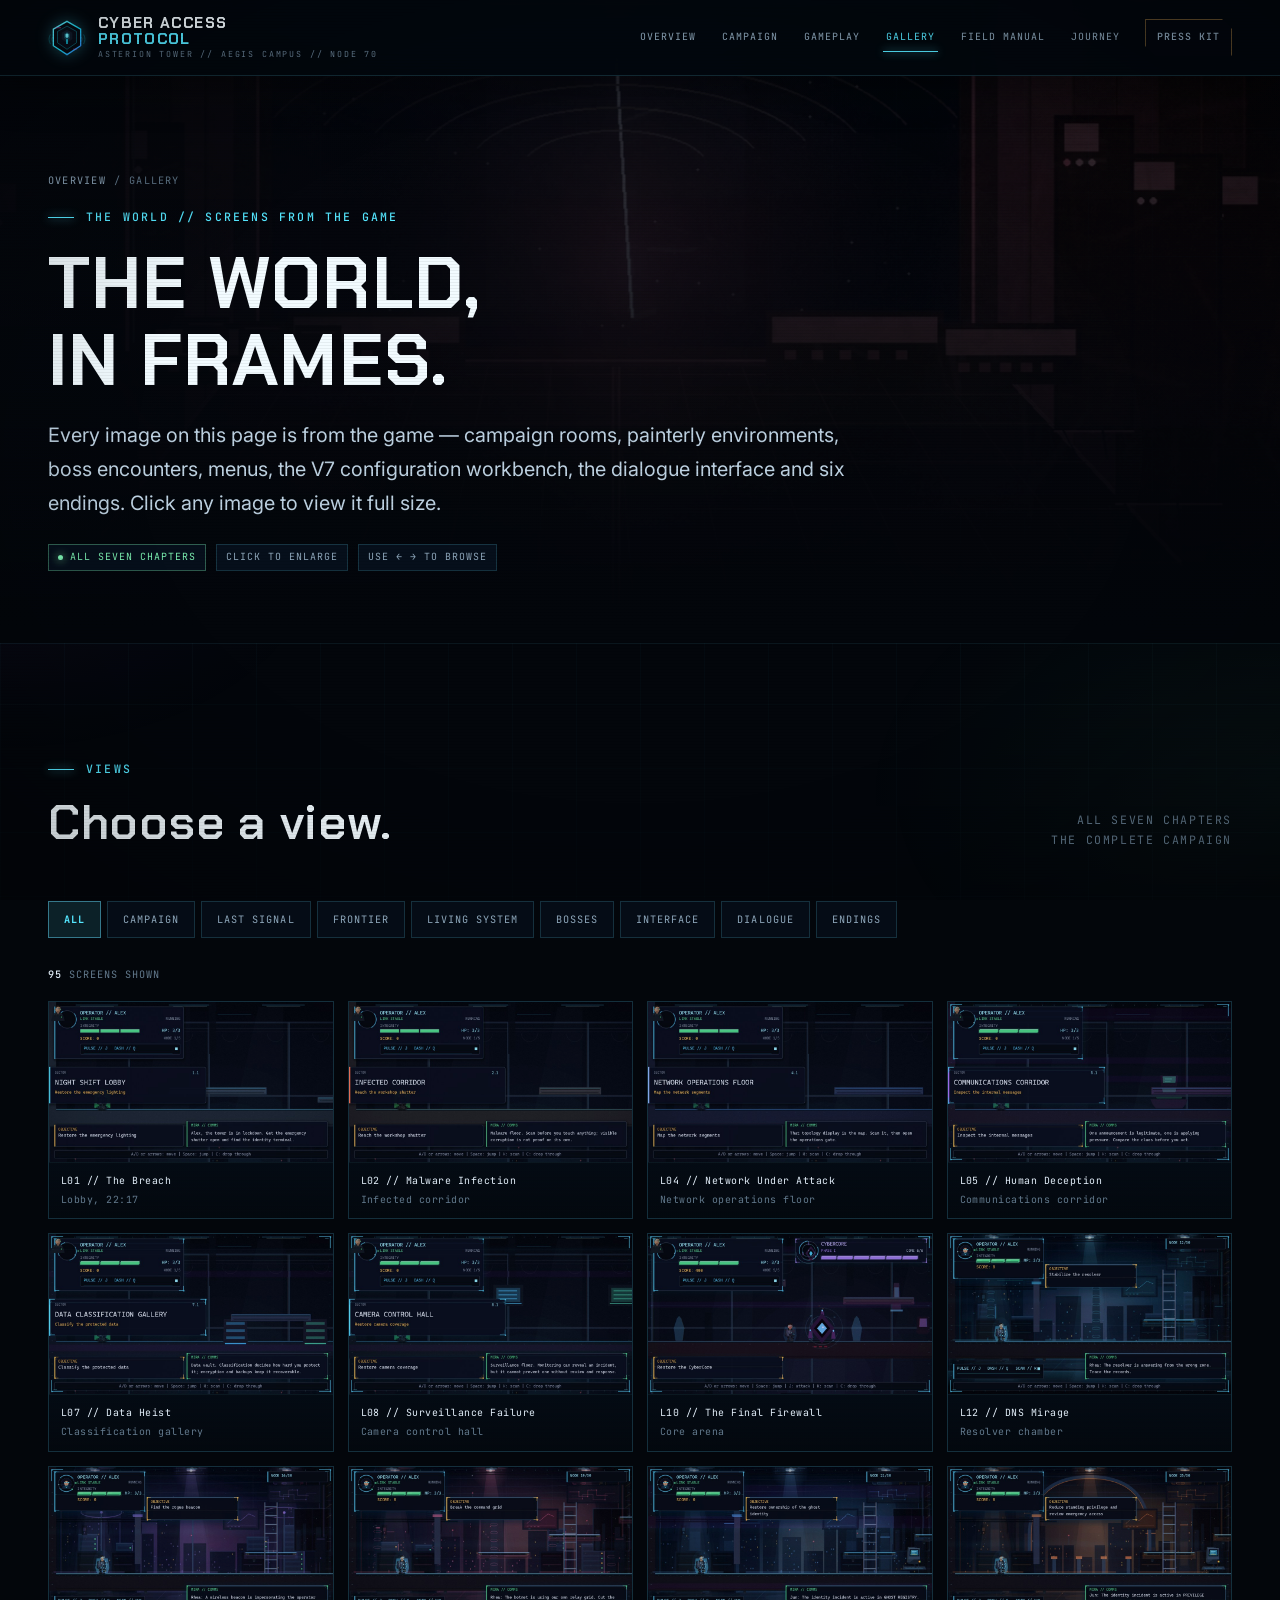
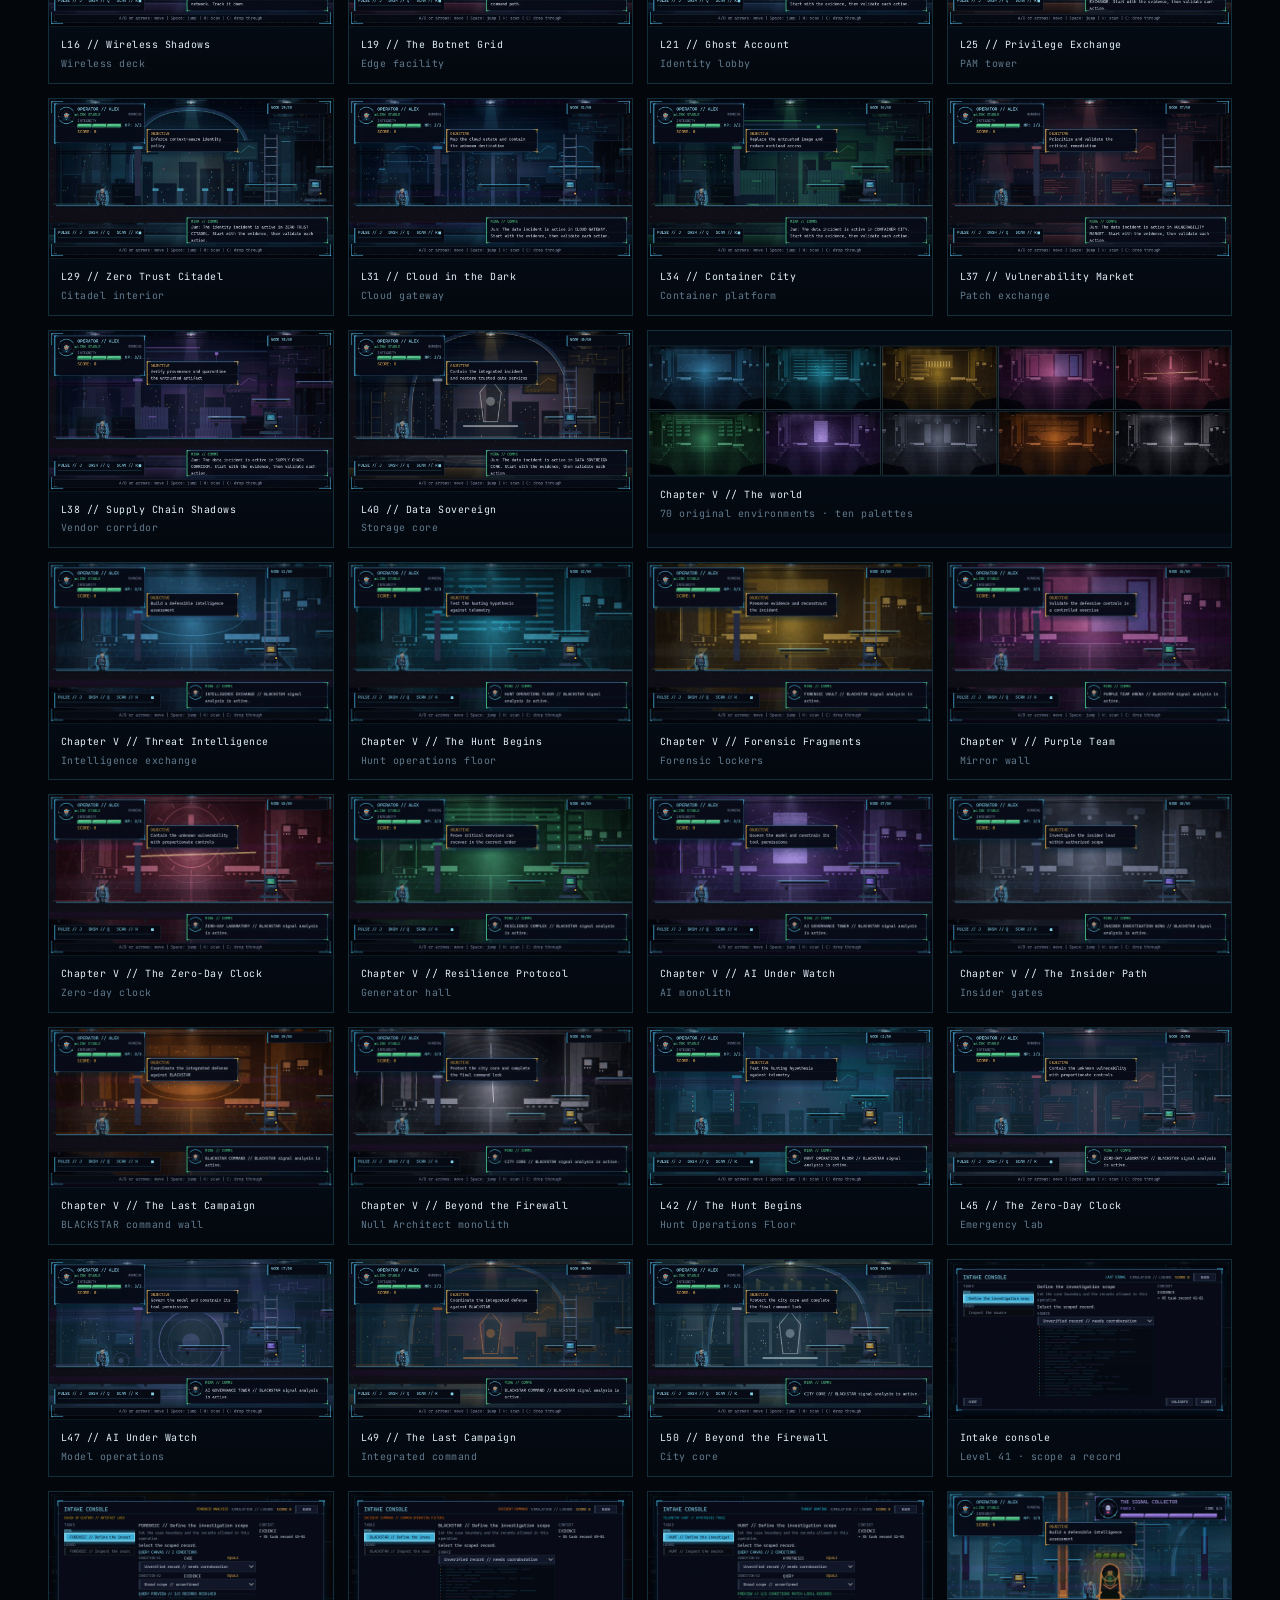
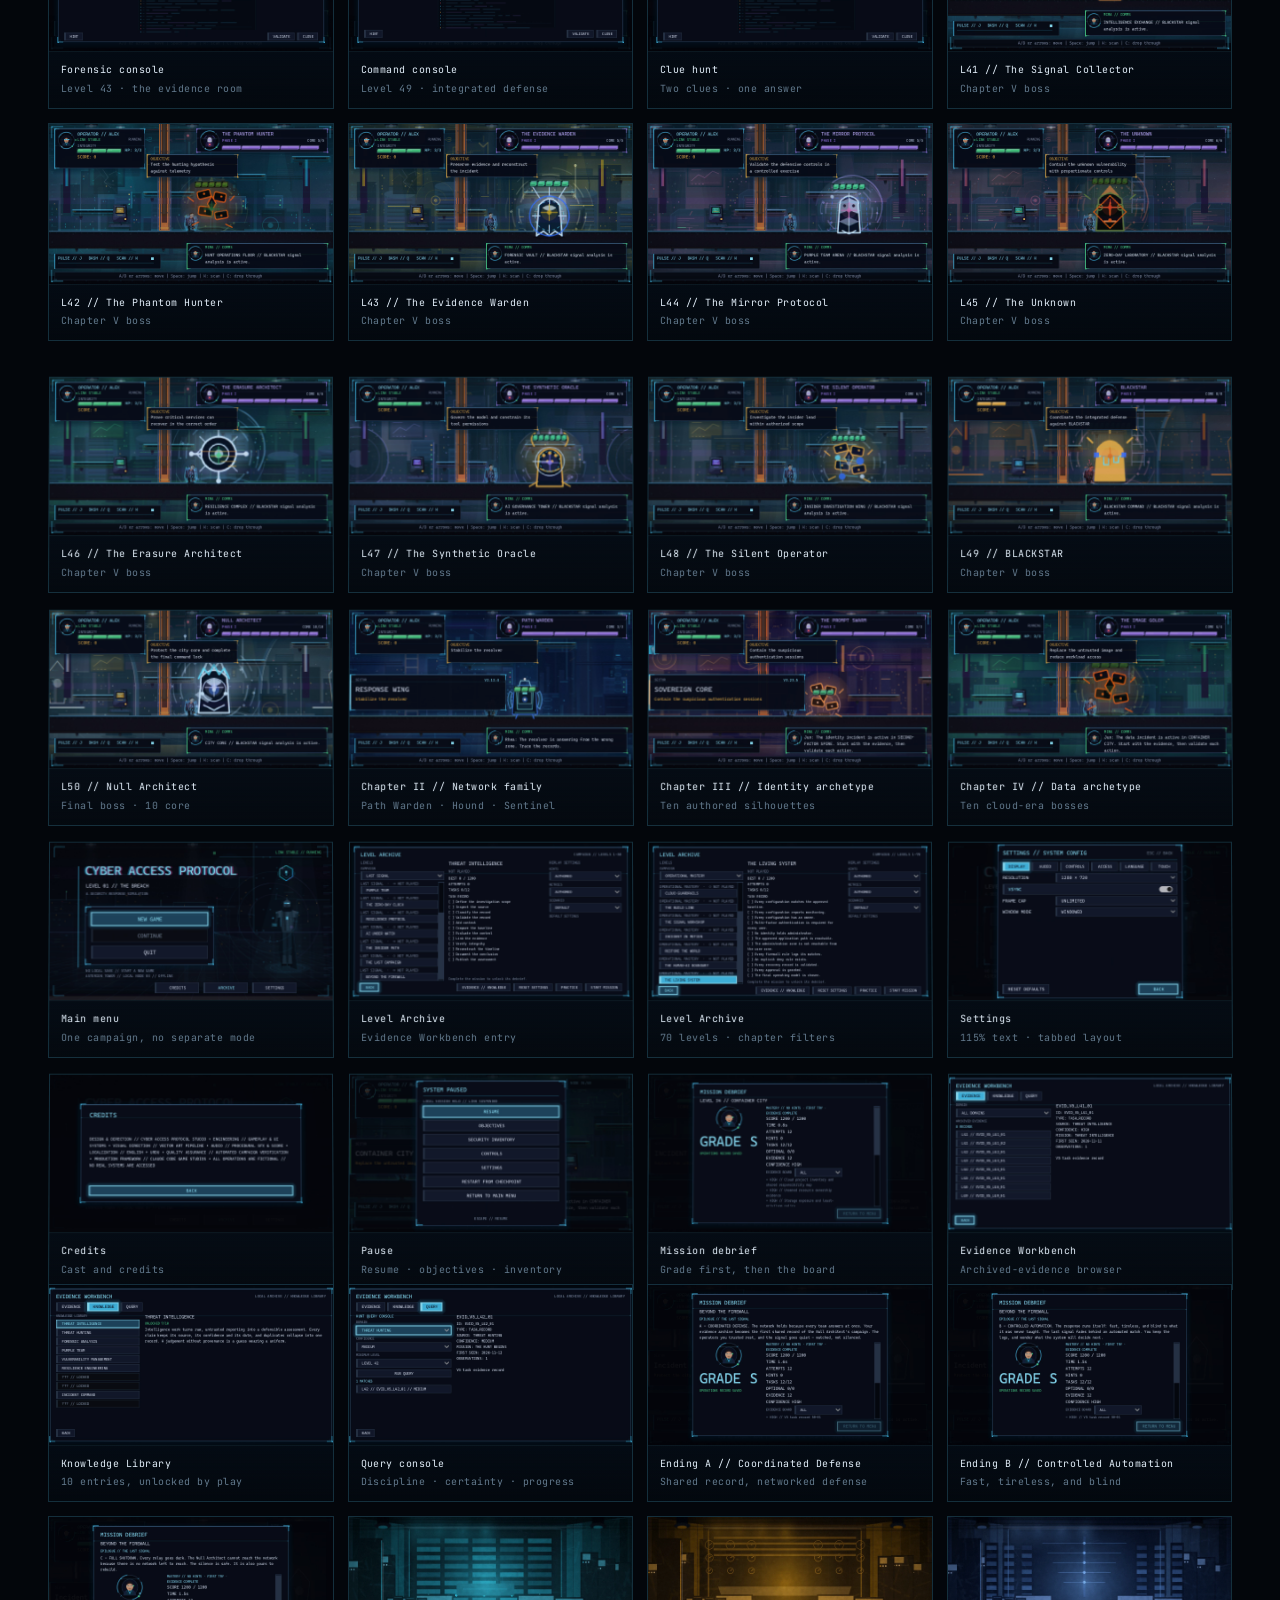
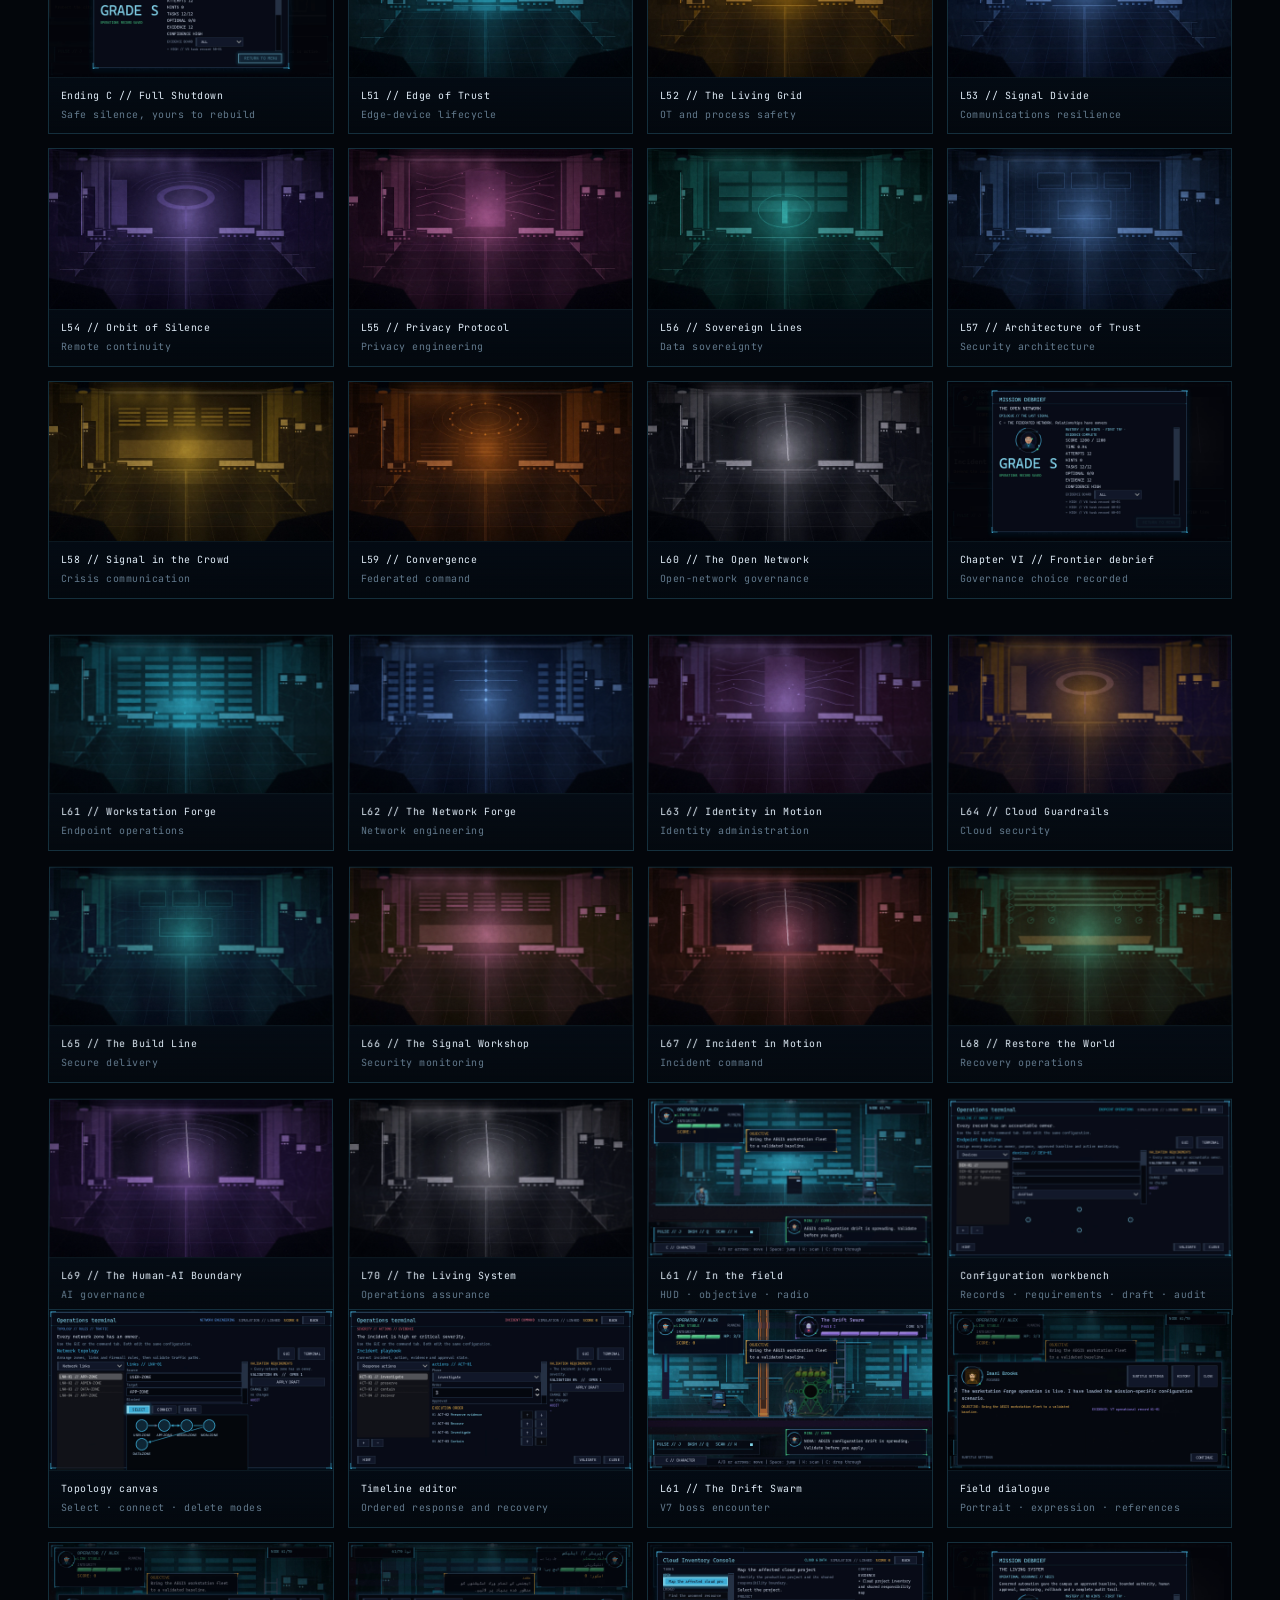
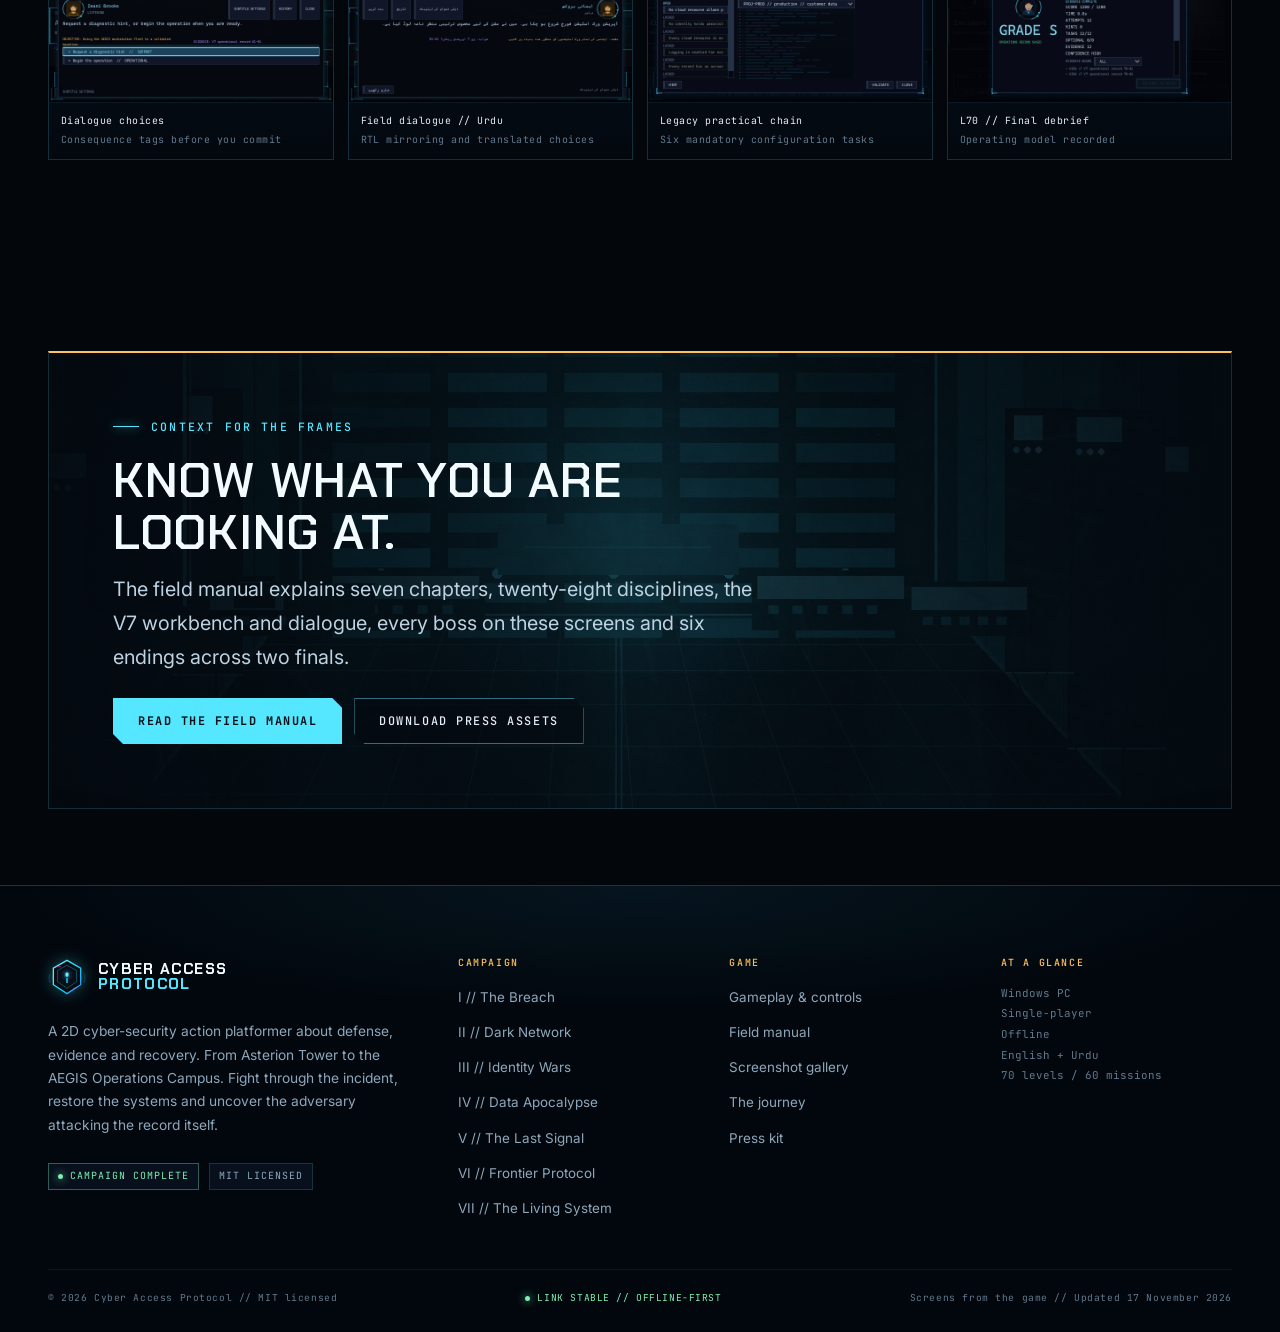
<file: gallery.html>
<!DOCTYPE html>
<html lang="en">
<head>
  <meta charset="utf-8">
  <meta name="viewport" content="width=device-width, initial-scale=1">
  <title>Gallery — Cyber Access Protocol</title>
  <meta name="description" content="Screens from Cyber Access Protocol: seven chapters, 70 levels, the V7 configuration workbench, dialogue interface, bosses and six endings.">
  <meta name="theme-color" content="#03060b">
  <meta name="robots" content="index,follow,max-image-preview:large">
  <meta property="og:updated_time" content="2026-11-17">
  <meta property="og:type" content="website">
  <meta property="og:title" content="Gallery — Cyber Access Protocol">
  <meta property="og:description" content="The world, in frames. Seven chapters, the living system, dialogue and six endings.">
  <meta property="og:image" content="assets/img/v7-terminal-61.jpg">
  <meta property="og:site_name" content="Cyber Access Protocol">
  <meta name="twitter:card" content="summary_large_image">
  <link rel="icon" href="favicon.svg" type="image/svg+xml">
  <link rel="preconnect" href="https://fonts.googleapis.com">
  <link rel="preconnect" href="https://fonts.gstatic.com" crossorigin>
  <link href="https://fonts.googleapis.com/css2?family=Chakra+Petch:wght@500;600;700&family=Inter:wght@400;500;600&family=JetBrains+Mono:wght@400;500;700&display=swap" rel="stylesheet">
  <link rel="stylesheet" href="assets/css/site.css?v=6.0.0">
  <link rel="stylesheet" href="assets/css/3d.css?v=2.0.0">
  <script>document.documentElement.classList.add('js');if(!window.matchMedia('(prefers-reduced-motion: reduce)').matches)document.documentElement.classList.add('has-3d');</script>
</head>
<body>
  <a class="skip-link" href="#main">Skip to content</a>

  <header class="site-header">
    <div class="container site-header__inner">
      <a class="brand" href="index.html" aria-label="Cyber Access Protocol — home">
        <img class="brand__mark" src="assets/brand/logo_mark.svg" alt="" width="38" height="38">
        <span class="brand__text">
          <span class="brand__name">Cyber Access</span>
          <span class="brand__name brand__name--accent">Protocol</span>
          <span class="brand__sub">Asterion Tower // AEGIS Campus // Node 70</span>
        </span>
      </a>
      <button class="nav-toggle" type="button" aria-expanded="false" aria-controls="site-nav" aria-label="Toggle navigation"><span></span></button>
      <nav class="site-nav" id="site-nav" aria-label="Primary">
        <a href="index.html">Overview</a>
        <a href="campaign.html">Campaign</a>
        <a href="gameplay.html">Gameplay</a>
        <a href="gallery.html" aria-current="page">Gallery</a>
        <a href="field-manual.html">Field Manual</a>
        <a href="changelog.html">Journey</a>
        <a class="btn btn--ghost btn--small header-cta" href="press.html">Press Kit</a>
      </nav>
    </div>
  </header>

  <main id="main">

    <section class="page-hero">
      <div class="page-hero__bg">
        <img src="assets/img/plate-67.webp" alt="" width="1280" height="720" fetchpriority="high">
      </div>
      <div class="container">
        <div class="breadcrumb"><a href="index.html">Overview</a><span>/</span>Gallery</div>
        <div class="page-hero__content">
          <div class="eyebrow">The world // screens from the game</div>
          <h1>The world,<br>in frames.</h1>
          <p class="lead">
            Every image on this page is from the game — campaign rooms, painterly
            environments, boss encounters, menus, the V7 configuration workbench, the
            dialogue interface and six endings. Click any image to view it full size.
          </p>
          <div class="page-hero__meta">
            <span class="chip chip--live">All seven chapters</span>
            <span class="chip">Click to enlarge</span>
            <span class="chip">Use ← → to browse</span>
          </div>
        </div>
      </div>
    </section>

    <section class="section" aria-labelledby="gallery-title">
      <div class="container">
        <div class="section-head reveal">
          <div>
            <div class="eyebrow">Views</div>
            <h2 id="gallery-title">Choose a view.</h2>
          </div>
          <div class="section-head__aside">All seven chapters<br>The complete campaign</div>
        </div>

        <div class="filter-bar" role="group" aria-label="Filter screenshots">
          <button class="filter-btn" type="button" data-filter="all" aria-pressed="true">All</button>
          <button class="filter-btn" type="button" data-filter="campaign" aria-pressed="false">Campaign</button>
          <button class="filter-btn" type="button" data-filter="last-signal" aria-pressed="false">Last Signal</button>
          <button class="filter-btn" type="button" data-filter="frontier" aria-pressed="false">Frontier</button>
          <button class="filter-btn" type="button" data-filter="living-system" aria-pressed="false">Living System</button>
          <button class="filter-btn" type="button" data-filter="bosses" aria-pressed="false">Bosses</button>
          <button class="filter-btn" type="button" data-filter="interface" aria-pressed="false">Interface</button>
          <button class="filter-btn" type="button" data-filter="dialogue" aria-pressed="false">Dialogue</button>
          <button class="filter-btn" type="button" data-filter="endings" aria-pressed="false">Endings</button>
        </div>
        <p class="gallery-count" aria-live="polite"><b>95</b> screens shown</p>

        <div class="gallery-grid">

          <!-- Campaign -->
          <button class="shot reveal" type="button" data-category="campaign">
            <img src="assets/img/level-01.jpg" alt="Level 1, The Breach: the Asterion Tower lobby." width="960" height="540" loading="lazy">
            <span class="shot__cap"><b>L01 // The Breach</b><span>Lobby, 22:17</span></span>
          </button>
          <button class="shot reveal" type="button" data-category="campaign">
            <img src="assets/img/level-02.jpg" alt="Level 2, Malware Infection: an infected corridor." width="960" height="540" loading="lazy">
            <span class="shot__cap"><b>L02 // Malware Infection</b><span>Infected corridor</span></span>
          </button>
          <button class="shot reveal" type="button" data-category="campaign">
            <img src="assets/img/level-04.jpg" alt="Level 4, Network Under Attack: the network operations center." width="960" height="540" loading="lazy">
            <span class="shot__cap"><b>L04 // Network Under Attack</b><span>Network operations floor</span></span>
          </button>
          <button class="shot reveal" type="button" data-category="campaign">
            <img src="assets/img/level-05.jpg" alt="Level 5, Human Deception: the communications corridor." width="960" height="540" loading="lazy">
            <span class="shot__cap"><b>L05 // Human Deception</b><span>Communications corridor</span></span>
          </button>
          <button class="shot reveal" type="button" data-category="campaign">
            <img src="assets/img/level-07.jpg" alt="Level 7, Data Heist: the data classification gallery." width="960" height="540" loading="lazy">
            <span class="shot__cap"><b>L07 // Data Heist</b><span>Classification gallery</span></span>
          </button>
          <button class="shot reveal" type="button" data-category="campaign">
            <img src="assets/img/level-08.jpg" alt="Level 8, Surveillance Failure: the camera control hall." width="960" height="540" loading="lazy">
            <span class="shot__cap"><b>L08 // Surveillance Failure</b><span>Camera control hall</span></span>
          </button>
          <button class="shot reveal" type="button" data-category="campaign">
            <img src="assets/img/level-10.jpg" alt="Level 10, The Final Firewall: the core arena." width="960" height="540" loading="lazy">
            <span class="shot__cap"><b>L10 // The Final Firewall</b><span>Core arena</span></span>
          </button>
          <button class="shot reveal" type="button" data-category="campaign">
            <img src="assets/img/level-12.jpg" alt="Level 12, DNS Mirage: a resolver chamber." width="960" height="540" loading="lazy">
            <span class="shot__cap"><b>L12 // DNS Mirage</b><span>Resolver chamber</span></span>
          </button>
          <button class="shot reveal" type="button" data-category="campaign">
            <img src="assets/img/level-16.jpg" alt="Level 16, Wireless Shadows: the wireless deck." width="960" height="540" loading="lazy">
            <span class="shot__cap"><b>L16 // Wireless Shadows</b><span>Wireless deck</span></span>
          </button>
          <button class="shot reveal" type="button" data-category="campaign">
            <img src="assets/img/level-19.jpg" alt="Level 19, The Botnet Grid: the edge facility." width="960" height="540" loading="lazy">
            <span class="shot__cap"><b>L19 // The Botnet Grid</b><span>Edge facility</span></span>
          </button>
          <button class="shot reveal" type="button" data-category="campaign">
            <img src="assets/img/level-21.jpg" alt="Level 21, Ghost Account: the identity lobby." width="960" height="540" loading="lazy">
            <span class="shot__cap"><b>L21 // Ghost Account</b><span>Identity lobby</span></span>
          </button>
          <button class="shot reveal" type="button" data-category="campaign">
            <img src="assets/img/level-25.jpg" alt="Level 25, Privilege Exchange: the privileged access tower." width="960" height="540" loading="lazy">
            <span class="shot__cap"><b>L25 // Privilege Exchange</b><span>PAM tower</span></span>
          </button>
          <button class="shot reveal" type="button" data-category="campaign">
            <img src="assets/img/level-29.jpg" alt="Level 29, Zero Trust Citadel: the citadel interior." width="960" height="540" loading="lazy">
            <span class="shot__cap"><b>L29 // Zero Trust Citadel</b><span>Citadel interior</span></span>
          </button>
          <button class="shot reveal" type="button" data-category="campaign">
            <img src="assets/img/level-31.jpg" alt="Level 31, Cloud in the Dark: the cloud gateway." width="960" height="540" loading="lazy">
            <span class="shot__cap"><b>L31 // Cloud in the Dark</b><span>Cloud gateway</span></span>
          </button>
          <button class="shot reveal" type="button" data-category="campaign">
            <img src="assets/img/level-34.jpg" alt="Level 34, Container City: the container platform." width="960" height="540" loading="lazy">
            <span class="shot__cap"><b>L34 // Container City</b><span>Container platform</span></span>
          </button>
          <button class="shot reveal" type="button" data-category="campaign">
            <img src="assets/img/level-37.jpg" alt="Level 37, Vulnerability Market: the patch exchange." width="960" height="540" loading="lazy">
            <span class="shot__cap"><b>L37 // Vulnerability Market</b><span>Patch exchange</span></span>
          </button>
          <button class="shot reveal" type="button" data-category="campaign">
            <img src="assets/img/level-38.jpg" alt="Level 38, Supply Chain Shadows: the vendor corridor." width="960" height="540" loading="lazy">
            <span class="shot__cap"><b>L38 // Supply Chain Shadows</b><span>Vendor corridor</span></span>
          </button>
          <button class="shot reveal" type="button" data-category="campaign">
            <img src="assets/img/level-40.jpg" alt="Level 40, Data Sovereign: the storage core." width="960" height="540" loading="lazy">
            <span class="shot__cap"><b>L40 // Data Sovereign</b><span>Storage core</span></span>
          </button>

          <!-- Last Signal -->
          <button class="shot shot--wide reveal" type="button" data-category="last-signal">
            <img src="assets/img/art-sheet.jpg" alt="Ten original painterly environments from The Last Signal." width="1800" height="405" loading="lazy">
            <span class="shot__cap"><b>Chapter V // The world</b><span>70 original environments · ten palettes</span></span>
          </button>
          <button class="shot reveal" type="button" data-category="last-signal">
            <img src="assets/img/v5-art-41.jpg" alt="Threat Intelligence: a blue intelligence exchange." width="1280" height="720" loading="lazy">
            <span class="shot__cap"><b>Chapter V // Threat Intelligence</b><span>Intelligence exchange</span></span>
          </button>
          <button class="shot reveal" type="button" data-category="last-signal">
            <img src="assets/img/v5-art-42.jpg" alt="The Hunt Begins: a cyan hunt operations floor." width="1280" height="720" loading="lazy">
            <span class="shot__cap"><b>Chapter V // The Hunt Begins</b><span>Hunt operations floor</span></span>
          </button>
          <button class="shot reveal" type="button" data-category="last-signal">
            <img src="assets/img/v5-art-43.jpg" alt="Forensic Fragments: an amber forensic lab." width="1280" height="720" loading="lazy">
            <span class="shot__cap"><b>Chapter V // Forensic Fragments</b><span>Forensic lockers</span></span>
          </button>
          <button class="shot reveal" type="button" data-category="last-signal">
            <img src="assets/img/v5-art-44.jpg" alt="Purple Team: a magenta simulation arena." width="1280" height="720" loading="lazy">
            <span class="shot__cap"><b>Chapter V // Purple Team</b><span>Mirror wall</span></span>
          </button>
          <button class="shot reveal" type="button" data-category="last-signal">
            <img src="assets/img/v5-art-45.jpg" alt="The Zero-Day Clock: a red emergency lab." width="1280" height="720" loading="lazy">
            <span class="shot__cap"><b>Chapter V // The Zero-Day Clock</b><span>Zero-day clock</span></span>
          </button>
          <button class="shot reveal" type="button" data-category="last-signal">
            <img src="assets/img/v5-art-46.jpg" alt="Resilience Protocol: a green continuity center." width="1280" height="720" loading="lazy">
            <span class="shot__cap"><b>Chapter V // Resilience Protocol</b><span>Generator hall</span></span>
          </button>
          <button class="shot reveal" type="button" data-category="last-signal">
            <img src="assets/img/v5-art-47.jpg" alt="AI Under Watch: a violet model operations floor." width="1280" height="720" loading="lazy">
            <span class="shot__cap"><b>Chapter V // AI Under Watch</b><span>AI monolith</span></span>
          </button>
          <button class="shot reveal" type="button" data-category="last-signal">
            <img src="assets/img/v5-art-48.jpg" alt="The Insider Path: a steel-grey restricted wing." width="1280" height="720" loading="lazy">
            <span class="shot__cap"><b>Chapter V // The Insider Path</b><span>Insider gates</span></span>
          </button>
          <button class="shot reveal" type="button" data-category="last-signal">
            <img src="assets/img/v5-art-49.jpg" alt="The Last Campaign: an orange command wall." width="1280" height="720" loading="lazy">
            <span class="shot__cap"><b>Chapter V // The Last Campaign</b><span>BLACKSTAR command wall</span></span>
          </button>
          <button class="shot reveal" type="button" data-category="last-signal">
            <img src="assets/img/v5-art-50.jpg" alt="Beyond the Firewall: a pale city core." width="1280" height="720" loading="lazy">
            <span class="shot__cap"><b>Chapter V // Beyond the Firewall</b><span>Null Architect monolith</span></span>
          </button>
          <button class="shot reveal" type="button" data-category="last-signal">
            <img src="assets/img/level-42.jpg" alt="Level 42 gameplay: the Hunt Begins hunt operations floor." width="960" height="540" loading="lazy">
            <span class="shot__cap"><b>L42 // The Hunt Begins</b><span>Hunt Operations Floor</span></span>
          </button>
          <button class="shot reveal" type="button" data-category="last-signal">
            <img src="assets/img/level-45.jpg" alt="Level 45 gameplay: the zero-day clock emergency lab." width="960" height="540" loading="lazy">
            <span class="shot__cap"><b>L45 // The Zero-Day Clock</b><span>Emergency lab</span></span>
          </button>
          <button class="shot reveal" type="button" data-category="last-signal">
            <img src="assets/img/level-47.jpg" alt="Level 47 gameplay: the AI model operations floor." width="960" height="540" loading="lazy">
            <span class="shot__cap"><b>L47 // AI Under Watch</b><span>Model operations</span></span>
          </button>
          <button class="shot reveal" type="button" data-category="last-signal">
            <img src="assets/img/level-49.jpg" alt="Level 49 gameplay: the integrated incident command floor." width="960" height="540" loading="lazy">
            <span class="shot__cap"><b>L49 // The Last Campaign</b><span>Integrated command</span></span>
          </button>
          <button class="shot reveal" type="button" data-category="last-signal">
            <img src="assets/img/level-50.jpg" alt="Level 50 gameplay: the city core and final command lock." width="960" height="540" loading="lazy">
            <span class="shot__cap"><b>L50 // Beyond the Firewall</b><span>City core</span></span>
          </button>
          <button class="shot reveal" type="button" data-category="last-signal">
            <img src="assets/img/terminal-41.jpg" alt="The intake console where a new case begins." width="1280" height="720" loading="lazy">
            <span class="shot__cap"><b>Intake console</b><span>Level 41 · scope a record</span></span>
          </button>
          <button class="shot reveal" type="button" data-category="last-signal">
            <img src="assets/img/terminal-43.jpg" alt="A forensic console with evidence and a decision to make." width="1280" height="720" loading="lazy">
            <span class="shot__cap"><b>Forensic console</b><span>Level 43 · the evidence room</span></span>
          </button>
          <button class="shot reveal" type="button" data-category="last-signal">
            <img src="assets/img/terminal-49.jpg" alt="An incident-command console with the evidence in view." width="1280" height="720" loading="lazy">
            <span class="shot__cap"><b>Command console</b><span>Level 49 · integrated defense</span></span>
          </button>
          <button class="shot reveal" type="button" data-category="last-signal">
            <img src="assets/img/query-terminal.jpg" alt="A two-clue hunt decision in the forensic lab." width="1280" height="720" loading="lazy">
            <span class="shot__cap"><b>Clue hunt</b><span>Two clues · one answer</span></span>
          </button>

          <!-- Bosses -->
          <button class="shot reveal" type="button" data-category="bosses">
            <img src="assets/img/boss-41.jpg" alt="The Signal Collector boss encounter." width="1280" height="720" loading="lazy">
            <span class="shot__cap"><b>L41 // The Signal Collector</b><span>Chapter V boss</span></span>
          </button>
          <button class="shot reveal" type="button" data-category="bosses">
            <img src="assets/img/boss-42.jpg" alt="The Phantom Hunter boss encounter." width="1280" height="720" loading="lazy">
            <span class="shot__cap"><b>L42 // The Phantom Hunter</b><span>Chapter V boss</span></span>
          </button>
          <button class="shot reveal" type="button" data-category="bosses">
            <img src="assets/img/boss-43.jpg" alt="The Evidence Warden boss encounter." width="1280" height="720" loading="lazy">
            <span class="shot__cap"><b>L43 // The Evidence Warden</b><span>Chapter V boss</span></span>
          </button>
          <button class="shot reveal" type="button" data-category="bosses">
            <img src="assets/img/boss-44.jpg" alt="The Mirror Protocol boss encounter." width="1280" height="720" loading="lazy">
            <span class="shot__cap"><b>L44 // The Mirror Protocol</b><span>Chapter V boss</span></span>
          </button>
          <button class="shot reveal" type="button" data-category="bosses">
            <img src="assets/img/boss-45.jpg" alt="The Unknown boss encounter." width="1280" height="720" loading="lazy">
            <span class="shot__cap"><b>L45 // The Unknown</b><span>Chapter V boss</span></span>
          </button>
          <button class="shot reveal" type="button" data-category="bosses">
            <img src="assets/img/boss-46.jpg" alt="The Erasure Architect boss encounter." width="1280" height="720" loading="lazy">
            <span class="shot__cap"><b>L46 // The Erasure Architect</b><span>Chapter V boss</span></span>
          </button>
          <button class="shot reveal" type="button" data-category="bosses">
            <img src="assets/img/boss-47.jpg" alt="The Synthetic Oracle boss encounter." width="1280" height="720" loading="lazy">
            <span class="shot__cap"><b>L47 // The Synthetic Oracle</b><span>Chapter V boss</span></span>
          </button>
          <button class="shot reveal" type="button" data-category="bosses">
            <img src="assets/img/boss-48.jpg" alt="The Silent Operator boss encounter." width="1280" height="720" loading="lazy">
            <span class="shot__cap"><b>L48 // The Silent Operator</b><span>Chapter V boss</span></span>
          </button>
          <button class="shot reveal" type="button" data-category="bosses">
            <img src="assets/img/boss-49.jpg" alt="BLACKSTAR boss encounter in Level 49." width="1280" height="720" loading="lazy">
            <span class="shot__cap"><b>L49 // BLACKSTAR</b><span>Chapter V boss</span></span>
          </button>
          <button class="shot reveal" type="button" data-category="bosses">
            <img src="assets/img/boss-50.jpg" alt="The Null Architect boss encounter in Level 50." width="1280" height="720" loading="lazy">
            <span class="shot__cap"><b>L50 // Null Architect</b><span>Final boss · 10 core</span></span>
          </button>
          <button class="shot reveal" type="button" data-category="bosses">
            <img src="assets/img/boss-v2.jpg" alt="A Chapter II network boss encounter." width="1280" height="720" loading="lazy">
            <span class="shot__cap"><b>Chapter II // Network family</b><span>Path Warden · Hound · Sentinel</span></span>
          </button>
          <button class="shot reveal" type="button" data-category="bosses">
            <img src="assets/img/boss-v3.jpg" alt="A Chapter III identity boss encounter." width="1280" height="720" loading="lazy">
            <span class="shot__cap"><b>Chapter III // Identity archetype</b><span>Ten authored silhouettes</span></span>
          </button>
          <button class="shot reveal" type="button" data-category="bosses">
            <img src="assets/img/boss-v4.jpg" alt="A Chapter IV data boss encounter." width="1280" height="720" loading="lazy">
            <span class="shot__cap"><b>Chapter IV // Data archetype</b><span>Ten cloud-era bosses</span></span>
          </button>

          <!-- Interface -->
          <button class="shot reveal" type="button" data-category="interface">
            <img src="assets/img/menu.jpg" alt="The main menu with New Game, Continue and Quit." width="1280" height="720" loading="lazy">
            <span class="shot__cap"><b>Main menu</b><span>One campaign, no separate mode</span></span>
          </button>
          <button class="shot reveal" type="button" data-category="interface">
            <img src="assets/img/archive-entry.jpg" alt="Level Archive with the Evidence Workbench entry point." width="1280" height="720" loading="lazy">
            <span class="shot__cap"><b>Level Archive</b><span>Evidence Workbench entry</span></span>
          </button>
          <button class="shot reveal" type="button" data-category="interface">
            <img src="assets/img/archive-v7.jpg" alt="The Level Archive with the Living System family selected and the 70-level campaign range." width="1280" height="720" loading="lazy">
            <span class="shot__cap"><b>Level Archive</b><span>70 levels · chapter filters</span></span>
          </button>
          <button class="shot reveal" type="button" data-category="interface">
            <img src="assets/img/settings.jpg" alt="Settings tabs for Display, Audio, Controls, Access, Language and Touch." width="1280" height="720" loading="lazy">
            <span class="shot__cap"><b>Settings</b><span>115% text · tabbed layout</span></span>
          </button>
          <button class="shot reveal" type="button" data-category="interface">
            <img src="assets/img/credits.jpg" alt="The credits panel listing the cast and build information." width="1280" height="720" loading="lazy">
            <span class="shot__cap"><b>Credits</b><span>Cast and credits</span></span>
          </button>
          <button class="shot reveal" type="button" data-category="interface">
            <img src="assets/img/pause.jpg" alt="The pause card with resume, objectives, inventory and settings." width="1280" height="720" loading="lazy">
            <span class="shot__cap"><b>Pause</b><span>Resume · objectives · inventory</span></span>
          </button>
          <button class="shot reveal" type="button" data-category="interface">
            <img src="assets/img/debrief.jpg" alt="A mission debrief panel with grade and score." width="1280" height="720" loading="lazy">
            <span class="shot__cap"><b>Mission debrief</b><span>Grade first, then the board</span></span>
          </button>
          <button class="shot reveal" type="button" data-category="interface">
            <img src="assets/img/workbench-evidence.jpg" alt="The Evidence Workbench archived evidence browser." width="1280" height="720" loading="lazy">
            <span class="shot__cap"><b>Evidence Workbench</b><span>Archived-evidence browser</span></span>
          </button>
          <button class="shot reveal" type="button" data-category="interface">
            <img src="assets/img/workbench-knowledge.jpg" alt="The Knowledge Library with ten discipline entries, several unlocked." width="1280" height="720" loading="lazy">
            <span class="shot__cap"><b>Knowledge Library</b><span>10 entries, unlocked by play</span></span>
          </button>
          <button class="shot reveal" type="button" data-category="interface">
            <img src="assets/img/workbench-query.jpg" alt="The query console with discipline, certainty and progress." width="1280" height="720" loading="lazy">
            <span class="shot__cap"><b>Query console</b><span>Discipline · certainty · progress</span></span>
          </button>

          <!-- Endings -->
          <button class="shot reveal" type="button" data-category="endings">
            <img src="assets/img/ending-a.jpg" alt="Ending A, Coordinated Defense, in the Level 50 debrief." width="1280" height="720" loading="lazy">
            <span class="shot__cap"><b>Ending A // Coordinated Defense</b><span>Shared record, networked defense</span></span>
          </button>
          <button class="shot reveal" type="button" data-category="endings">
            <img src="assets/img/ending-b.jpg" alt="Ending B, Controlled Automation, in the Level 50 debrief." width="1280" height="720" loading="lazy">
            <span class="shot__cap"><b>Ending B // Controlled Automation</b><span>Fast, tireless, and blind</span></span>
          </button>
          <button class="shot reveal" type="button" data-category="endings">
            <img src="assets/img/ending-c.jpg" alt="Ending C, Full Shutdown, in the Level 50 debrief." width="1280" height="720" loading="lazy">
            <span class="shot__cap"><b>Ending C // Full Shutdown</b><span>Safe silence, yours to rebuild</span></span>
          </button>

          <!-- Frontier Protocol -->
          <button class="shot reveal" type="button" data-category="frontier campaign">
            <img src="assets/img/level-51.webp" alt="Level 51, Edge of Trust: an edge-device operations floor." width="1280" height="720" loading="lazy">
            <span class="shot__cap"><b>L51 // Edge of Trust</b><span>Edge-device lifecycle</span></span>
          </button>
          <button class="shot reveal" type="button" data-category="frontier campaign">
            <img src="assets/img/level-52.webp" alt="Level 52, The Living Grid: an industrial process floor." width="1280" height="720" loading="lazy">
            <span class="shot__cap"><b>L52 // The Living Grid</b><span>OT and process safety</span></span>
          </button>
          <button class="shot reveal" type="button" data-category="frontier campaign">
            <img src="assets/img/level-53.webp" alt="Level 53, Signal Divide: a communications hall." width="1280" height="720" loading="lazy">
            <span class="shot__cap"><b>L53 // Signal Divide</b><span>Communications resilience</span></span>
          </button>
          <button class="shot reveal" type="button" data-category="frontier campaign">
            <img src="assets/img/level-54.webp" alt="Level 54, Orbit of Silence: a remote operations deck." width="1280" height="720" loading="lazy">
            <span class="shot__cap"><b>L54 // Orbit of Silence</b><span>Remote continuity</span></span>
          </button>
          <button class="shot reveal" type="button" data-category="frontier campaign">
            <img src="assets/img/level-55.webp" alt="Level 55, Privacy Protocol: a data minimisation lab." width="1280" height="720" loading="lazy">
            <span class="shot__cap"><b>L55 // Privacy Protocol</b><span>Privacy engineering</span></span>
          </button>
          <button class="shot reveal" type="button" data-category="frontier campaign">
            <img src="assets/img/level-56.webp" alt="Level 56, Sovereign Lines: a cross-organisation data exchange." width="1280" height="720" loading="lazy">
            <span class="shot__cap"><b>L56 // Sovereign Lines</b><span>Data sovereignty</span></span>
          </button>
          <button class="shot reveal" type="button" data-category="frontier campaign">
            <img src="assets/img/level-57.webp" alt="Level 57, Architecture of Trust: a security architecture review hall." width="1280" height="720" loading="lazy">
            <span class="shot__cap"><b>L57 // Architecture of Trust</b><span>Security architecture</span></span>
          </button>
          <button class="shot reveal" type="button" data-category="frontier campaign">
            <img src="assets/img/level-58.webp" alt="Level 58, Signal in the Crowd: a crisis communications floor." width="1280" height="720" loading="lazy">
            <span class="shot__cap"><b>L58 // Signal in the Crowd</b><span>Crisis communication</span></span>
          </button>
          <button class="shot reveal" type="button" data-category="frontier campaign">
            <img src="assets/img/level-59.webp" alt="Level 59, Convergence: a federated command room." width="1280" height="720" loading="lazy">
            <span class="shot__cap"><b>L59 // Convergence</b><span>Federated command</span></span>
          </button>
          <button class="shot reveal" type="button" data-category="frontier campaign">
            <img src="assets/img/level-60.webp" alt="Level 60, The Open Network: a governance arena." width="1280" height="720" loading="lazy">
            <span class="shot__cap"><b>L60 // The Open Network</b><span>Open-network governance</span></span>
          </button>
          <button class="shot reveal" type="button" data-category="frontier interface endings">
            <img src="assets/img/v6-debrief-C.jpg" alt="The Chapter VI debrief for the open-network governance choice." width="1280" height="720" loading="lazy">
            <span class="shot__cap"><b>Chapter VI // Frontier debrief</b><span>Governance choice recorded</span></span>
          </button>

          <!-- The Living System -->
          <button class="shot reveal" type="button" data-category="living-system campaign">
            <img src="assets/img/level-61.webp" alt="Level 61, Workstation Forge: cyan server banks in the AEGIS campus." width="1280" height="720" loading="lazy">
            <span class="shot__cap"><b>L61 // Workstation Forge</b><span>Endpoint operations</span></span>
          </button>
          <button class="shot reveal" type="button" data-category="living-system campaign">
            <img src="assets/img/level-62.webp" alt="Level 62, The Network Forge: a topology operations hall." width="1280" height="720" loading="lazy">
            <span class="shot__cap"><b>L62 // The Network Forge</b><span>Network engineering</span></span>
          </button>
          <button class="shot reveal" type="button" data-category="living-system campaign">
            <img src="assets/img/level-63.webp" alt="Level 63, Identity in Motion: an identity lifecycle gallery." width="1280" height="720" loading="lazy">
            <span class="shot__cap"><b>L63 // Identity in Motion</b><span>Identity administration</span></span>
          </button>
          <button class="shot reveal" type="button" data-category="living-system campaign">
            <img src="assets/img/level-64.webp" alt="Level 64, Cloud Guardrails: a cloud policy floor." width="1280" height="720" loading="lazy">
            <span class="shot__cap"><b>L64 // Cloud Guardrails</b><span>Cloud security</span></span>
          </button>
          <button class="shot reveal" type="button" data-category="living-system campaign">
            <img src="assets/img/level-65.webp" alt="Level 65, The Build Line: a secure delivery floor." width="1280" height="720" loading="lazy">
            <span class="shot__cap"><b>L65 // The Build Line</b><span>Secure delivery</span></span>
          </button>
          <button class="shot reveal" type="button" data-category="living-system campaign">
            <img src="assets/img/level-66.webp" alt="Level 66, The Signal Workshop: a detection engineering floor." width="1280" height="720" loading="lazy">
            <span class="shot__cap"><b>L66 // The Signal Workshop</b><span>Security monitoring</span></span>
          </button>
          <button class="shot reveal" type="button" data-category="living-system campaign">
            <img src="assets/img/level-67.webp" alt="Level 67, Incident in Motion: a red response room." width="1280" height="720" loading="lazy">
            <span class="shot__cap"><b>L67 // Incident in Motion</b><span>Incident command</span></span>
          </button>
          <button class="shot reveal" type="button" data-category="living-system campaign">
            <img src="assets/img/level-68.webp" alt="Level 68, Restore the World: a recovery operations floor." width="1280" height="720" loading="lazy">
            <span class="shot__cap"><b>L68 // Restore the World</b><span>Recovery operations</span></span>
          </button>
          <button class="shot reveal" type="button" data-category="living-system campaign">
            <img src="assets/img/level-69.webp" alt="Level 69, The Human-AI Boundary: an approval chamber." width="1280" height="720" loading="lazy">
            <span class="shot__cap"><b>L69 // The Human-AI Boundary</b><span>AI governance</span></span>
          </button>
          <button class="shot reveal" type="button" data-category="living-system campaign">
            <img src="assets/img/level-70.webp" alt="Level 70, The Living System: a white monolith at the campus core." width="1280" height="720" loading="lazy">
            <span class="shot__cap"><b>L70 // The Living System</b><span>Operations assurance</span></span>
          </button>

          <!-- Interface and dialogue -->
          <button class="shot reveal" type="button" data-category="interface campaign living-system">
            <img src="assets/img/v7-mission-61.jpg" alt="Level 61 in play: HUD, objective, interactable power panel and a radio call from Mira." width="1280" height="720" loading="lazy">
            <span class="shot__cap"><b>L61 // In the field</b><span>HUD · objective · radio</span></span>
          </button>
          <button class="shot reveal" type="button" data-category="interface living-system">
            <img src="assets/img/v7-terminal-61.jpg" alt="The V7 configuration workbench for the workstation forge." width="1280" height="720" loading="lazy">
            <span class="shot__cap"><b>Configuration workbench</b><span>Records · requirements · draft · audit</span></span>
          </button>
          <button class="shot reveal" type="button" data-category="interface living-system">
            <img src="assets/img/v7-terminal-62-canvas.jpg" alt="The V7 topology canvas with draggable nodes and links." width="1280" height="720" loading="lazy">
            <span class="shot__cap"><b>Topology canvas</b><span>Select · connect · delete modes</span></span>
          </button>
          <button class="shot reveal" type="button" data-category="interface living-system">
            <img src="assets/img/v7-terminal-67-timeline.jpg" alt="The V7 response timeline editor with ordered steps." width="1280" height="720" loading="lazy">
            <span class="shot__cap"><b>Timeline editor</b><span>Ordered response and recovery</span></span>
          </button>
          <button class="shot reveal" type="button" data-category="interface bosses living-system">
            <img src="assets/img/v7-boss-61.jpg" alt="The Drift Swarm boss encounter in Level 61." width="1280" height="720" loading="lazy">
            <span class="shot__cap"><b>L61 // The Drift Swarm</b><span>V7 boss encounter</span></span>
          </button>
          <button class="shot reveal" type="button" data-category="dialogue living-system">
            <img src="assets/img/v7-dialogue-61.jpg" alt="The V7 dialogue interface: Imani Brooks, expression, objective and evidence." width="1280" height="720" loading="lazy">
            <span class="shot__cap"><b>Field dialogue</b><span>Portrait · expression · references</span></span>
          </button>
          <button class="shot reveal" type="button" data-category="dialogue living-system">
            <img src="assets/img/v7-dialogue-61-choices.jpg" alt="The V7 dialogue choices with consequence tags." width="1280" height="720" loading="lazy">
            <span class="shot__cap"><b>Dialogue choices</b><span>Consequence tags before you commit</span></span>
          </button>
          <button class="shot reveal" type="button" data-category="dialogue living-system">
            <img src="assets/img/v7-dialogue-61-ur.jpg" alt="The V7 dialogue interface in Urdu, mirrored for right-to-left reading." width="1280" height="720" loading="lazy">
            <span class="shot__cap"><b>Field dialogue // Urdu</b><span>RTL mirroring and translated choices</span></span>
          </button>
          <button class="shot reveal" type="button" data-category="interface campaign">
            <img src="assets/img/v7-practical-terminal-31.jpg" alt="A legacy mission terminal showing practical configuration tasks." width="1280" height="720" loading="lazy">
            <span class="shot__cap"><b>Legacy practical chain</b><span>Six mandatory configuration tasks</span></span>
          </button>
          <button class="shot reveal" type="button" data-category="interface endings living-system">
            <img src="assets/img/v7-debrief-70.jpg" alt="The Level 70 debrief with the governed-automation ending." width="1280" height="720" loading="lazy">
            <span class="shot__cap"><b>L70 // Final debrief</b><span>Operating model recorded</span></span>
          </button>

        </div>
      </div>
    </section>

    <section class="section section--tight">
      <div class="container">
        <div class="cta-band reveal">
          <div class="cta-band__inner">
            <div class="eyebrow">Context for the frames</div>
            <h2>Know what you are looking at.</h2>
            <p class="lead">The field manual explains seven chapters, twenty-eight disciplines, the V7 workbench and dialogue, every boss on these screens and six endings across two finals.</p>
            <div class="btn-row">
              <a class="btn btn--primary" href="field-manual.html">Read the field manual</a>
              <a class="btn btn--ghost" href="press.html">Download press assets</a>
            </div>
          </div>
        </div>
      </div>
    </section>

  </main>

  <dialog class="lightbox" id="lightbox" aria-label="Screenshot viewer">
    <img class="lightbox__img" src="assets/img/v5-art-41.jpg" alt="">
    <div class="lightbox__bar">
      <div class="lightbox__caption">
        <b>Screenshot</b>
        <span>Screens from the game</span>
      </div>
      <div class="lightbox__actions">
        <span class="lightbox__counter">01 / 01</span>
        <button class="icon-btn" type="button" data-prev aria-label="Previous screenshot">←</button>
        <button class="icon-btn" type="button" data-next aria-label="Next screenshot">→</button>
        <button class="icon-btn" type="button" data-close aria-label="Close viewer">×</button>
      </div>
    </div>
  </dialog>

  <footer class="site-footer">
    <div class="container">
      <div class="footer-grid">
        <div class="footer-brand">
          <a class="brand" href="index.html" aria-label="Cyber Access Protocol — home">
            <img class="brand__mark" src="assets/brand/logo_mark.svg" alt="" width="38" height="38">
            <span class="brand__text">
              <span class="brand__name">Cyber Access</span>
              <span class="brand__name brand__name--accent">Protocol</span>
            </span>
          </a>
          <p>
            A 2D cyber-security action platformer about defense, evidence and recovery.
            From Asterion Tower to the AEGIS Operations Campus. Fight through the incident,
            restore the systems and uncover the adversary attacking the record itself.
          </p>
          <div class="hero__meta">
            <span class="chip chip--live">Campaign complete</span>
            <span class="chip">MIT licensed</span>
          </div>
        </div>
        <div class="footer-col">
          <h3>Campaign</h3>
          <ul>
            <li><a href="campaign.html#chapter-1">I // The Breach</a></li>
            <li><a href="campaign.html#chapter-2">II // Dark Network</a></li>
            <li><a href="campaign.html#chapter-3">III // Identity Wars</a></li>
            <li><a href="campaign.html#chapter-4">IV // Data Apocalypse</a></li>
            <li><a href="campaign.html#chapter-5">V // The Last Signal</a></li>
            <li><a href="campaign.html#chapter-6">VI // Frontier Protocol</a></li>
            <li><a href="campaign.html#chapter-7">VII // The Living System</a></li>
          </ul>
        </div>
        <div class="footer-col">
          <h3>Game</h3>
          <ul>
            <li><a href="gameplay.html">Gameplay &amp; controls</a></li>
            <li><a href="field-manual.html">Field manual</a></li>
            <li><a href="gallery.html">Screenshot gallery</a></li>
            <li><a href="changelog.html">The journey</a></li>
            <li><a href="press.html">Press kit</a></li>
          </ul>
        </div>
        <div class="footer-col">
          <h3>At a glance</h3>
          <p>
            Windows PC<br>
            Single-player<br>
            Offline<br>
            English + Urdu<br>
            70 levels / 60 missions
          </p>
        </div>
      </div>
      <div class="footer-bottom">
        <span>© 2026 Cyber Access Protocol // MIT licensed</span>
        <span class="status">LINK STABLE // OFFLINE-FIRST</span>
        <span>Screens from the game // Updated 17 November 2026</span>
      </div>
    </div>
  </footer>

  <button class="back-top" type="button" aria-label="Back to top">↑</button>
  <script src="assets/js/site.js?v=7.0.0" defer></script>
</body>
</html>
</file>
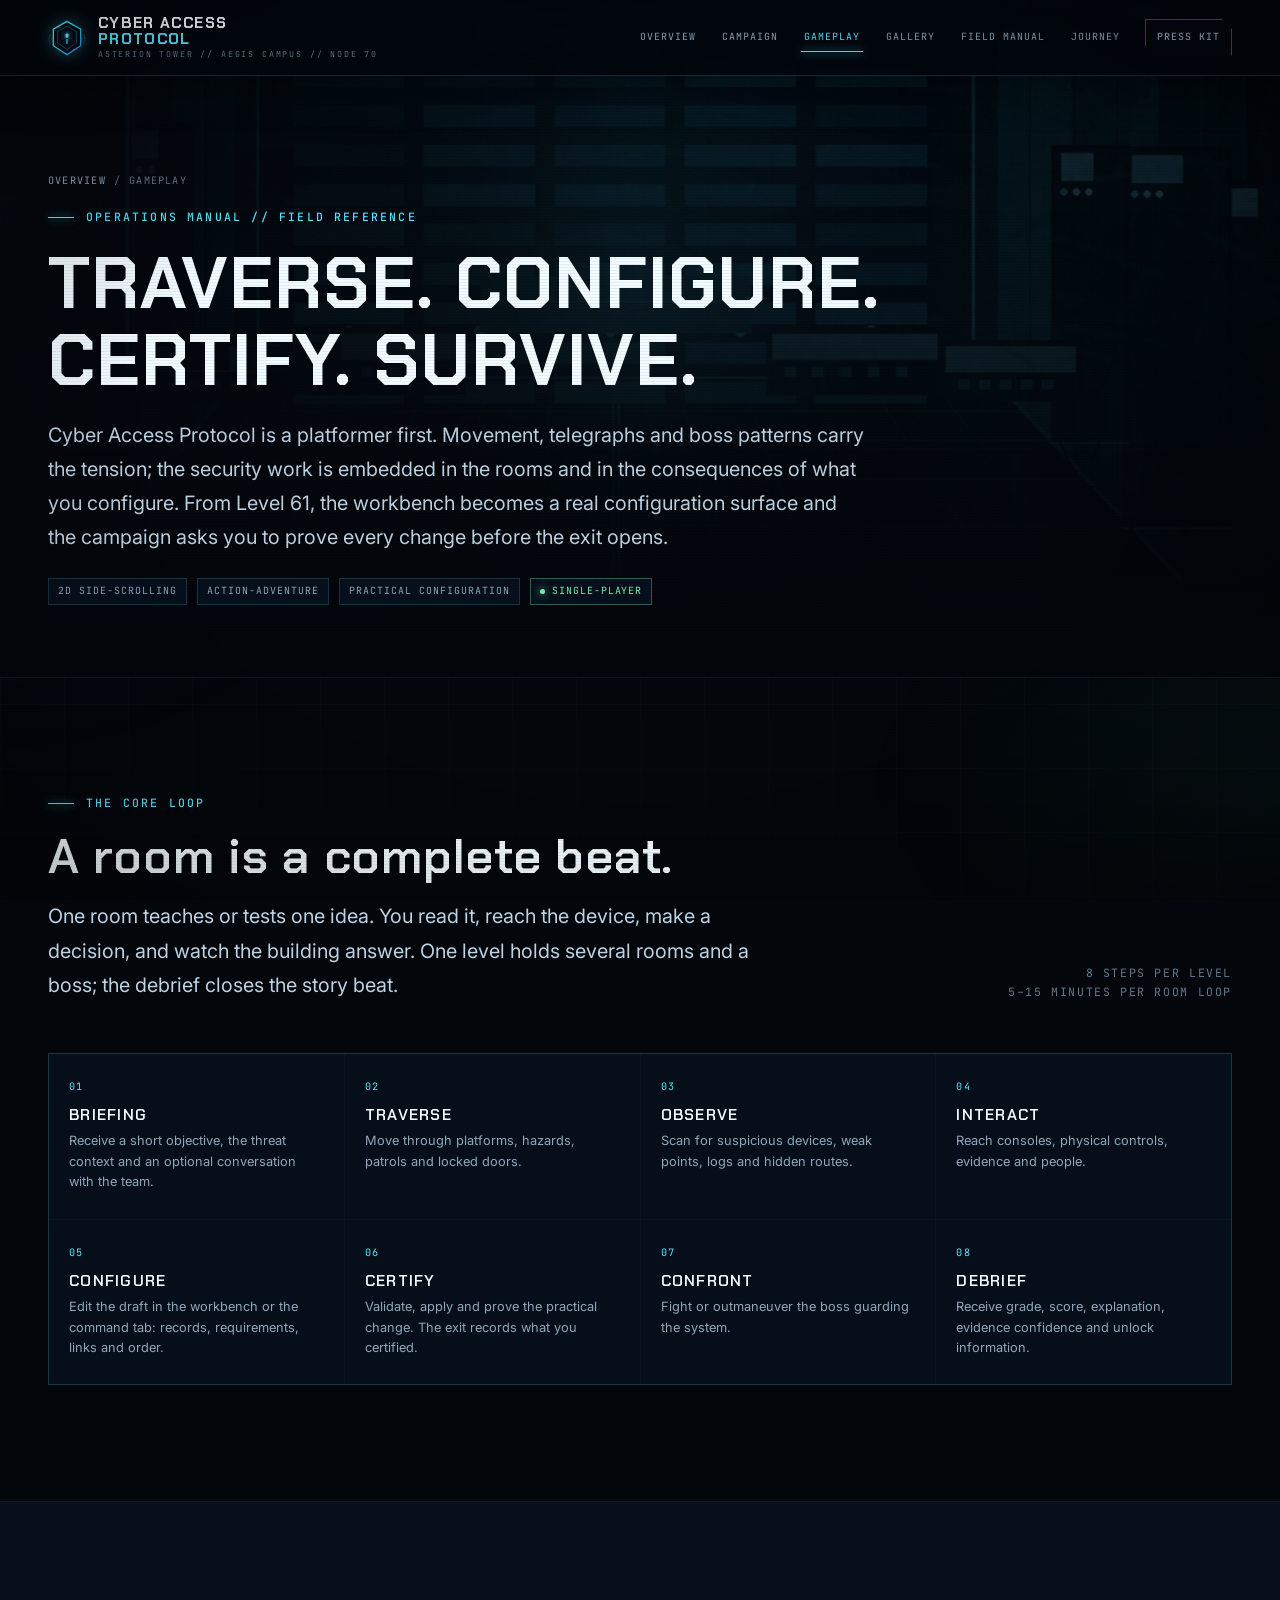
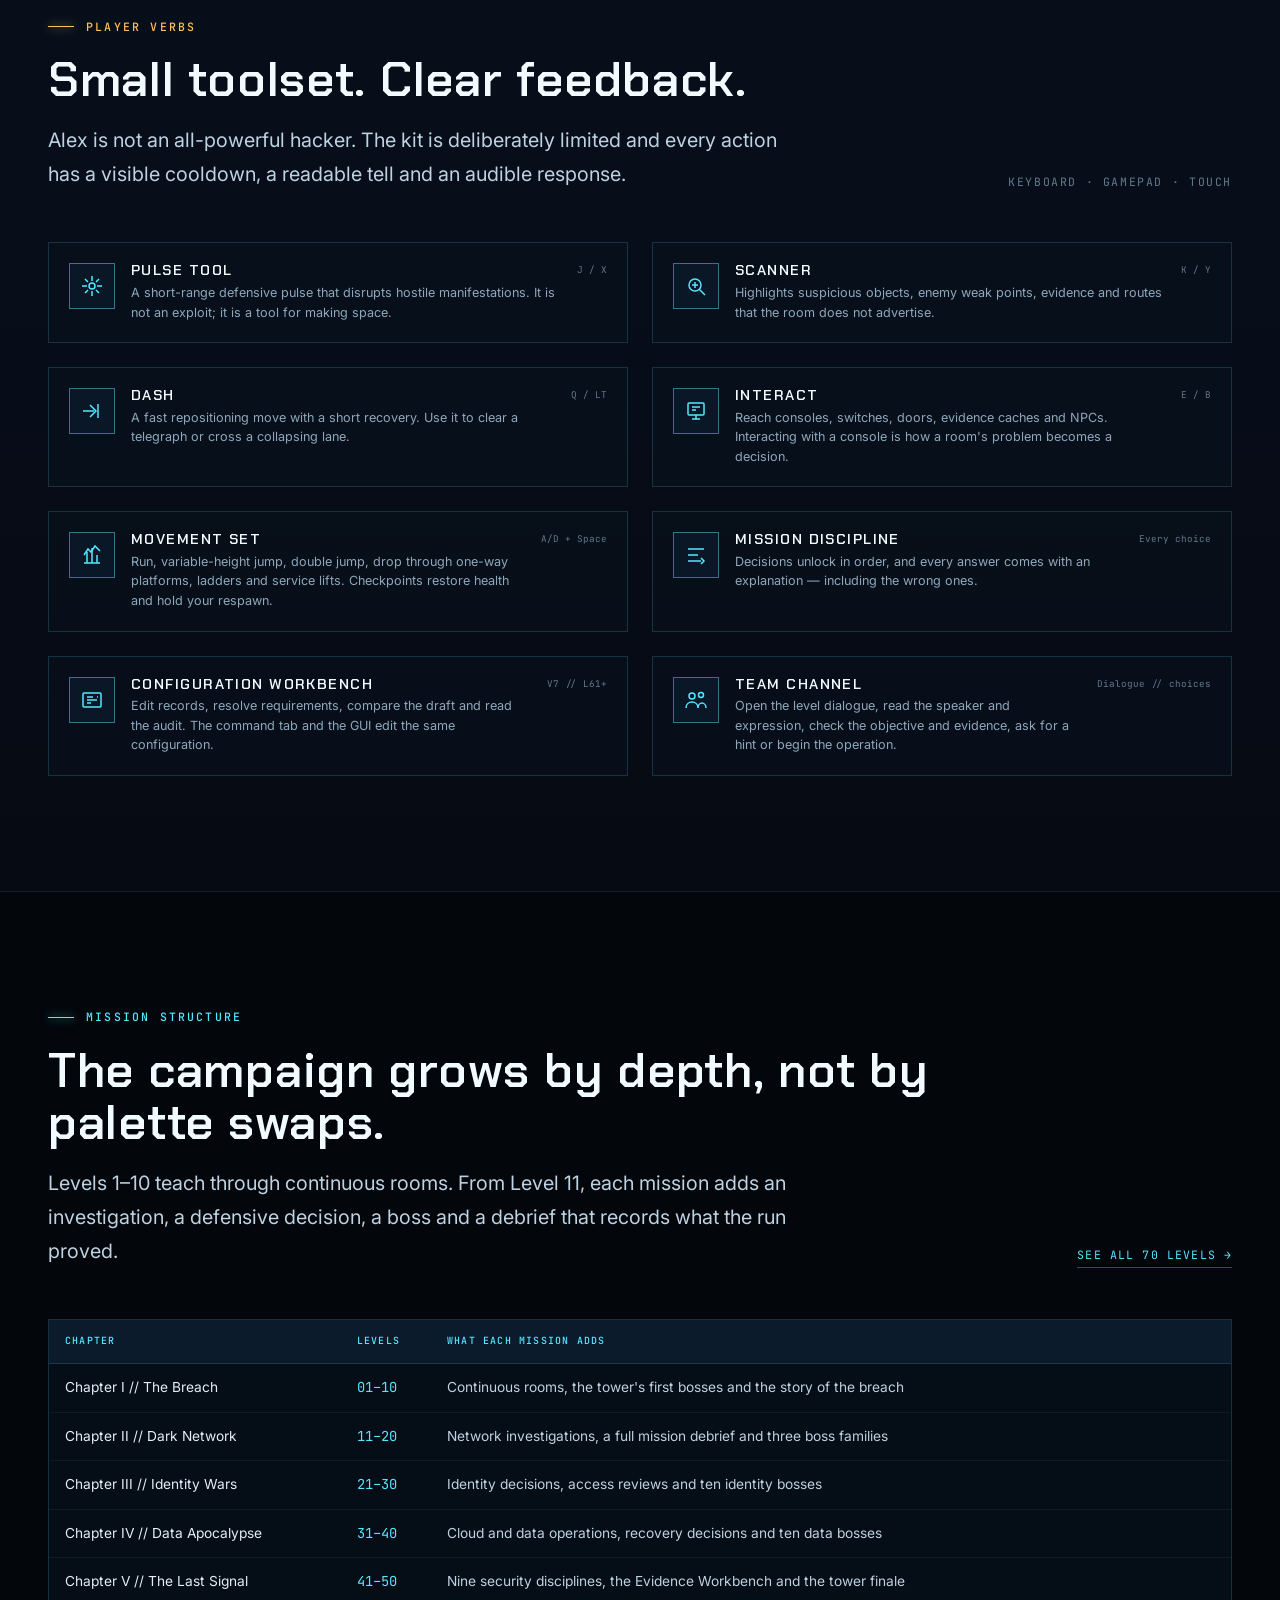
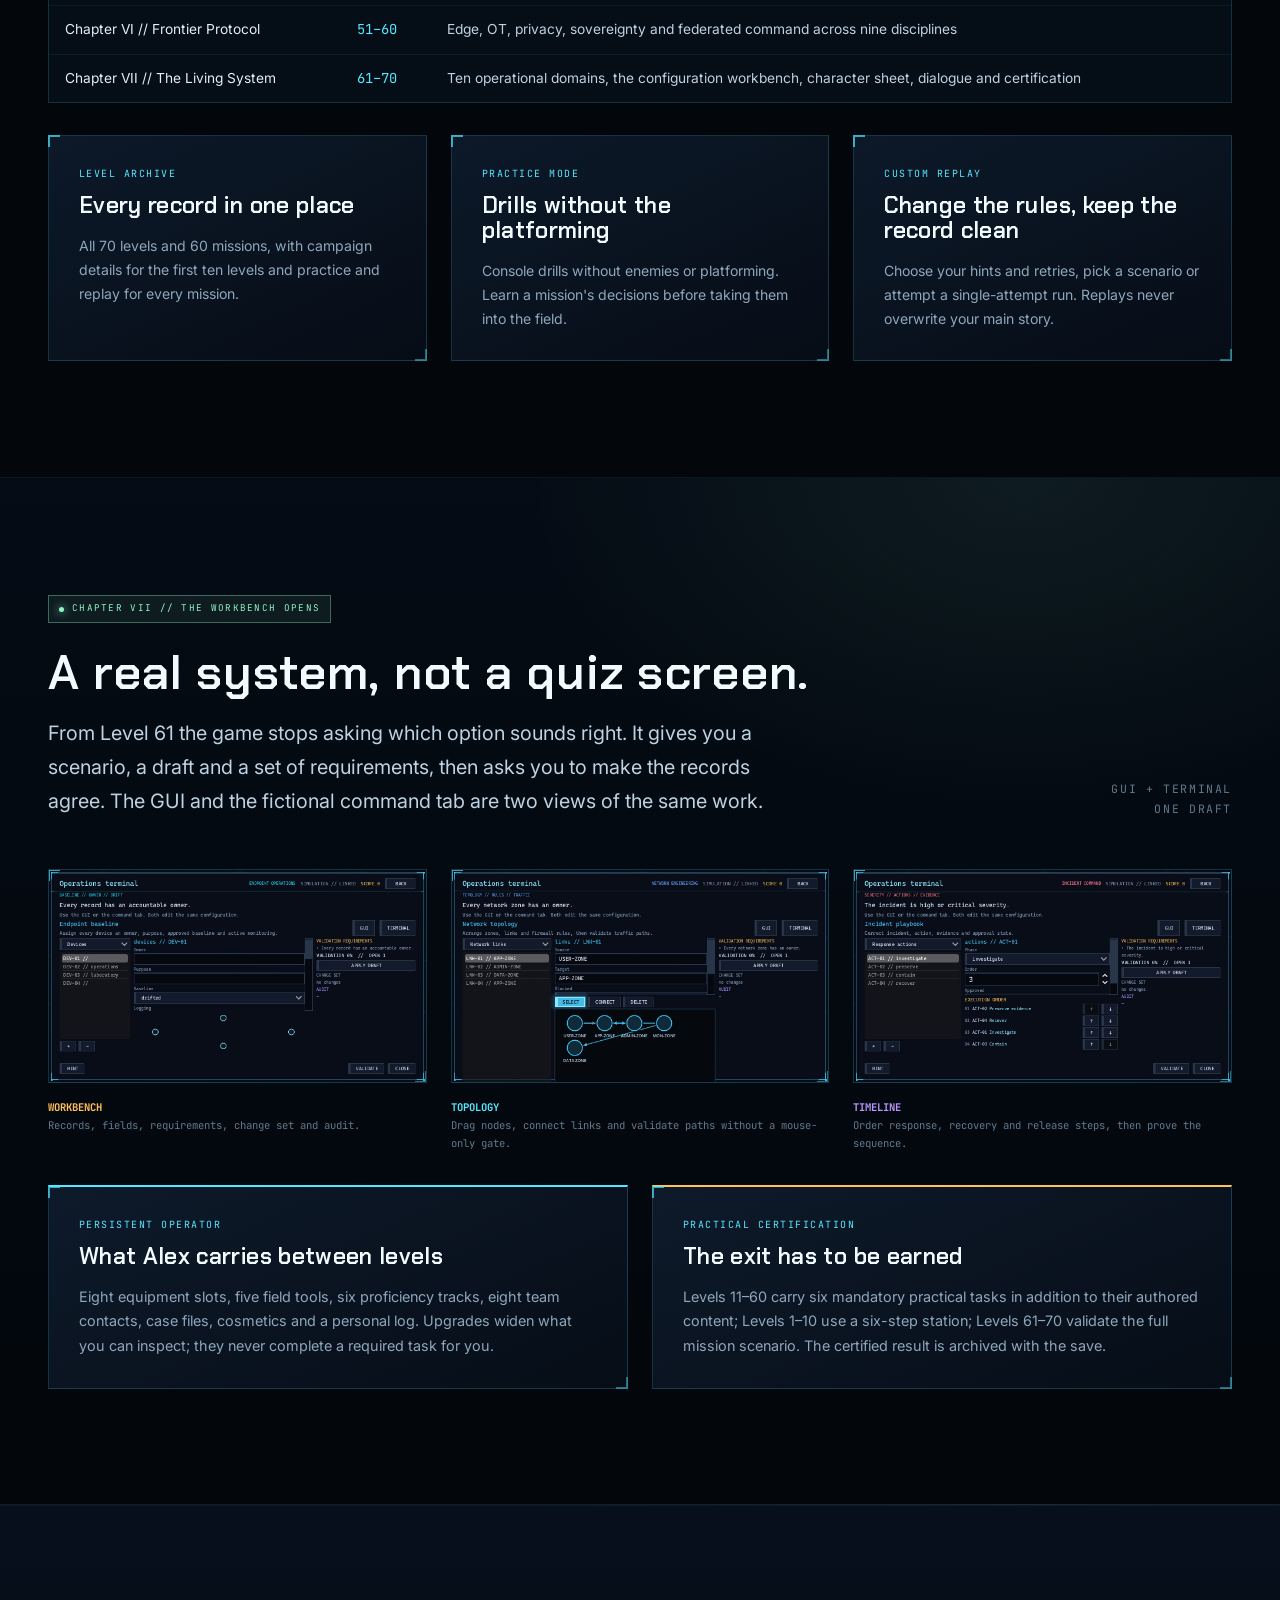
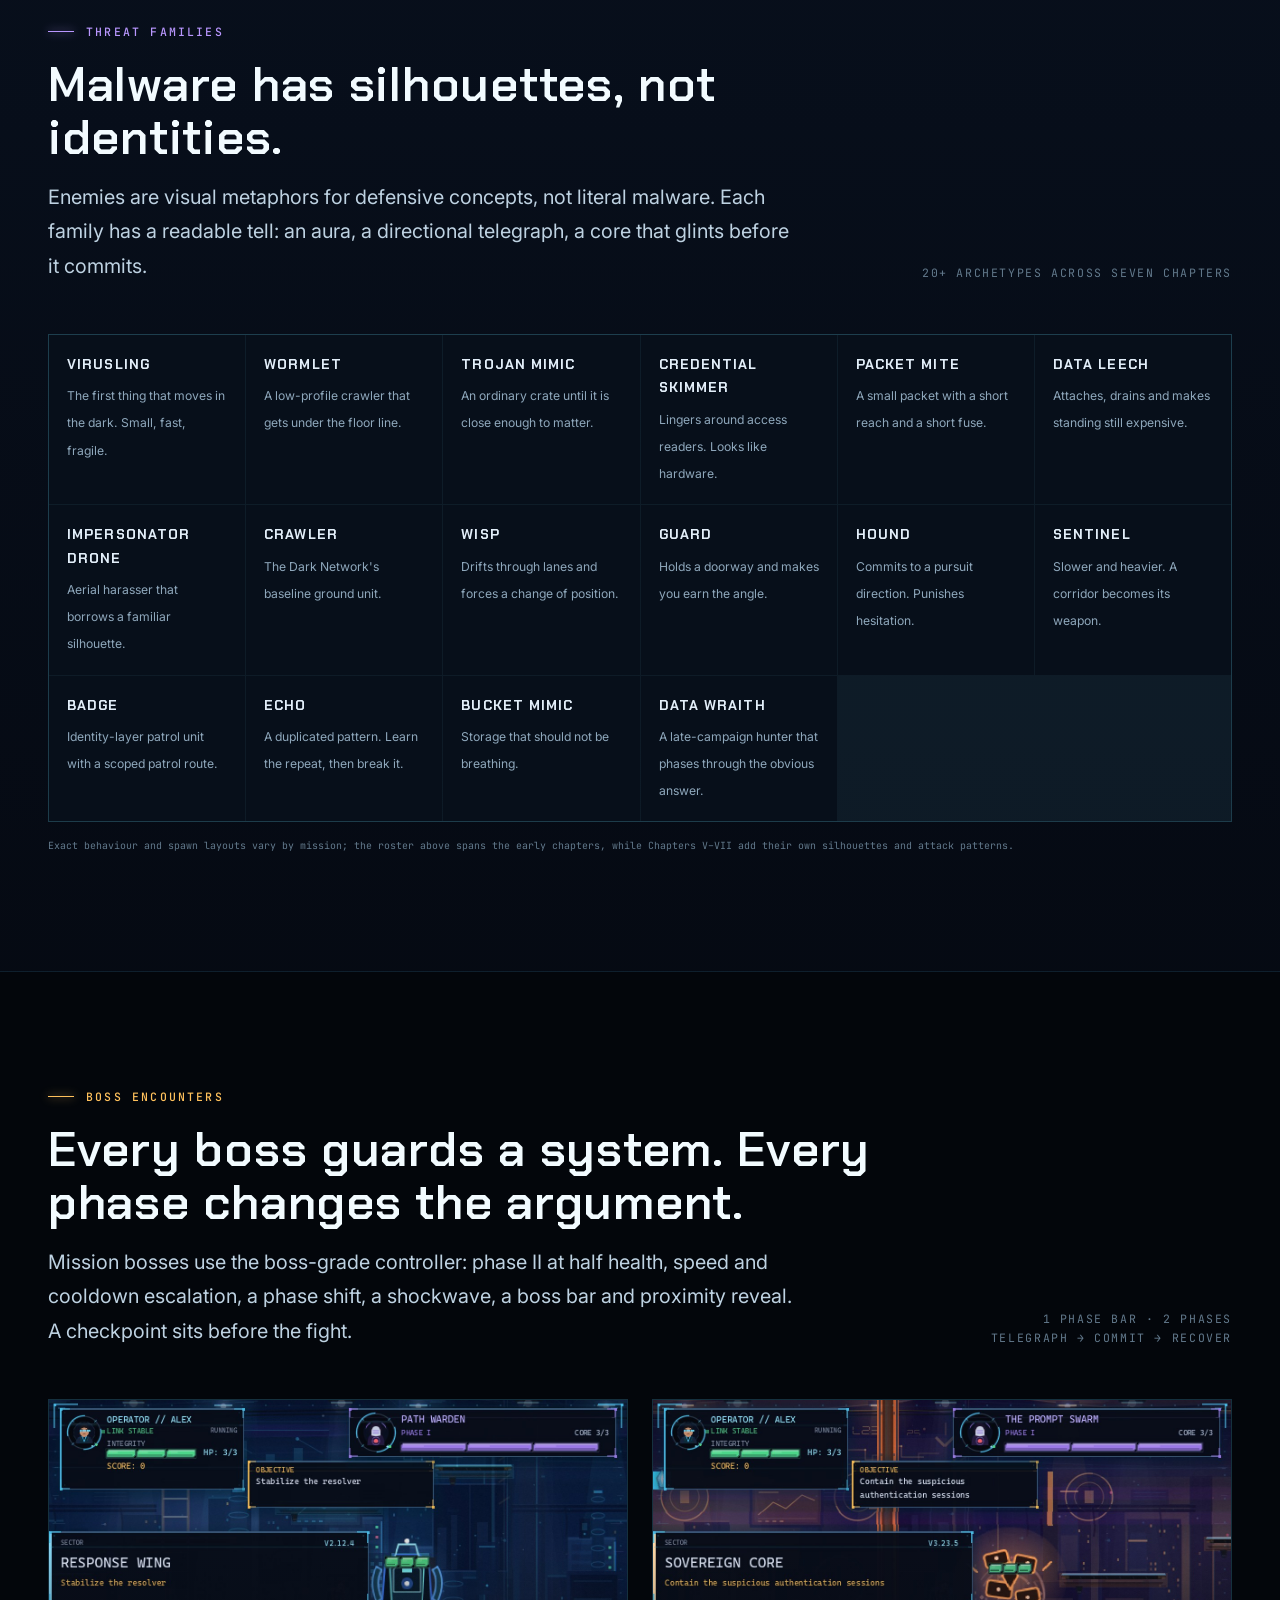
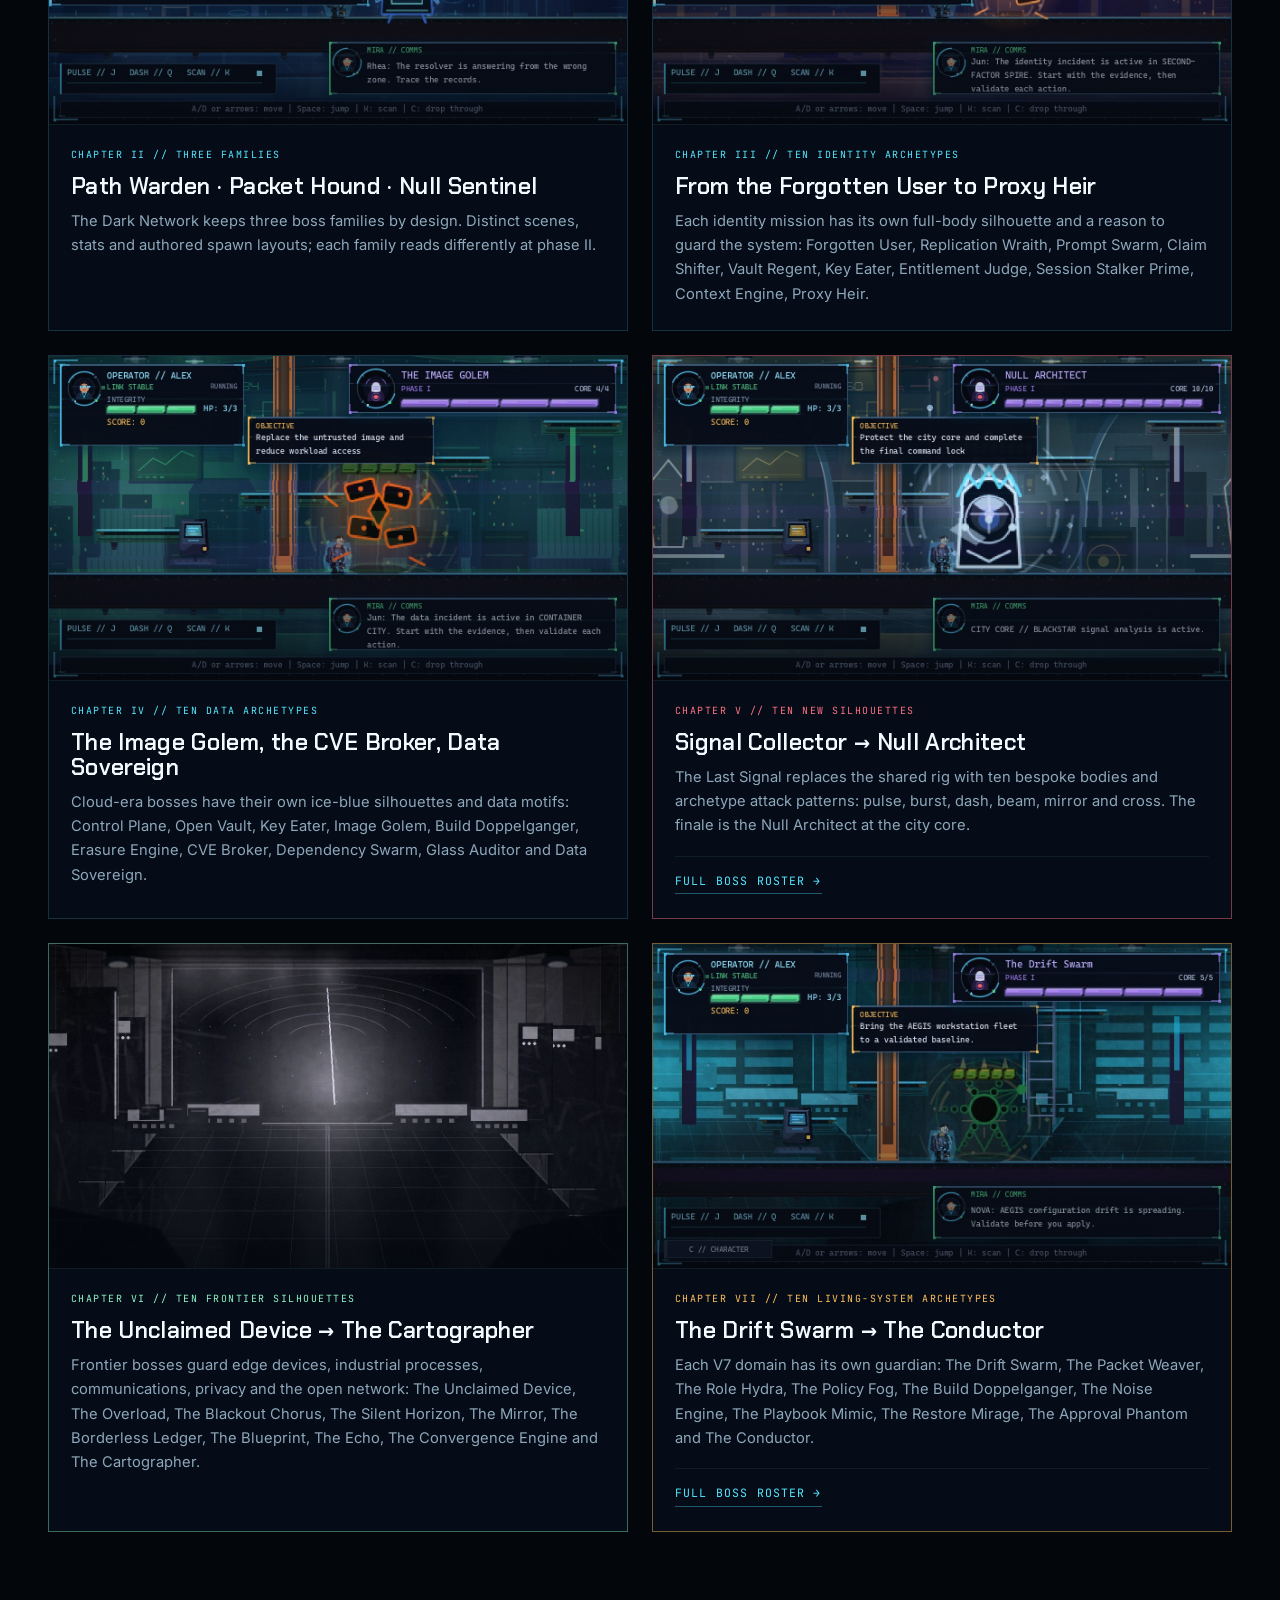
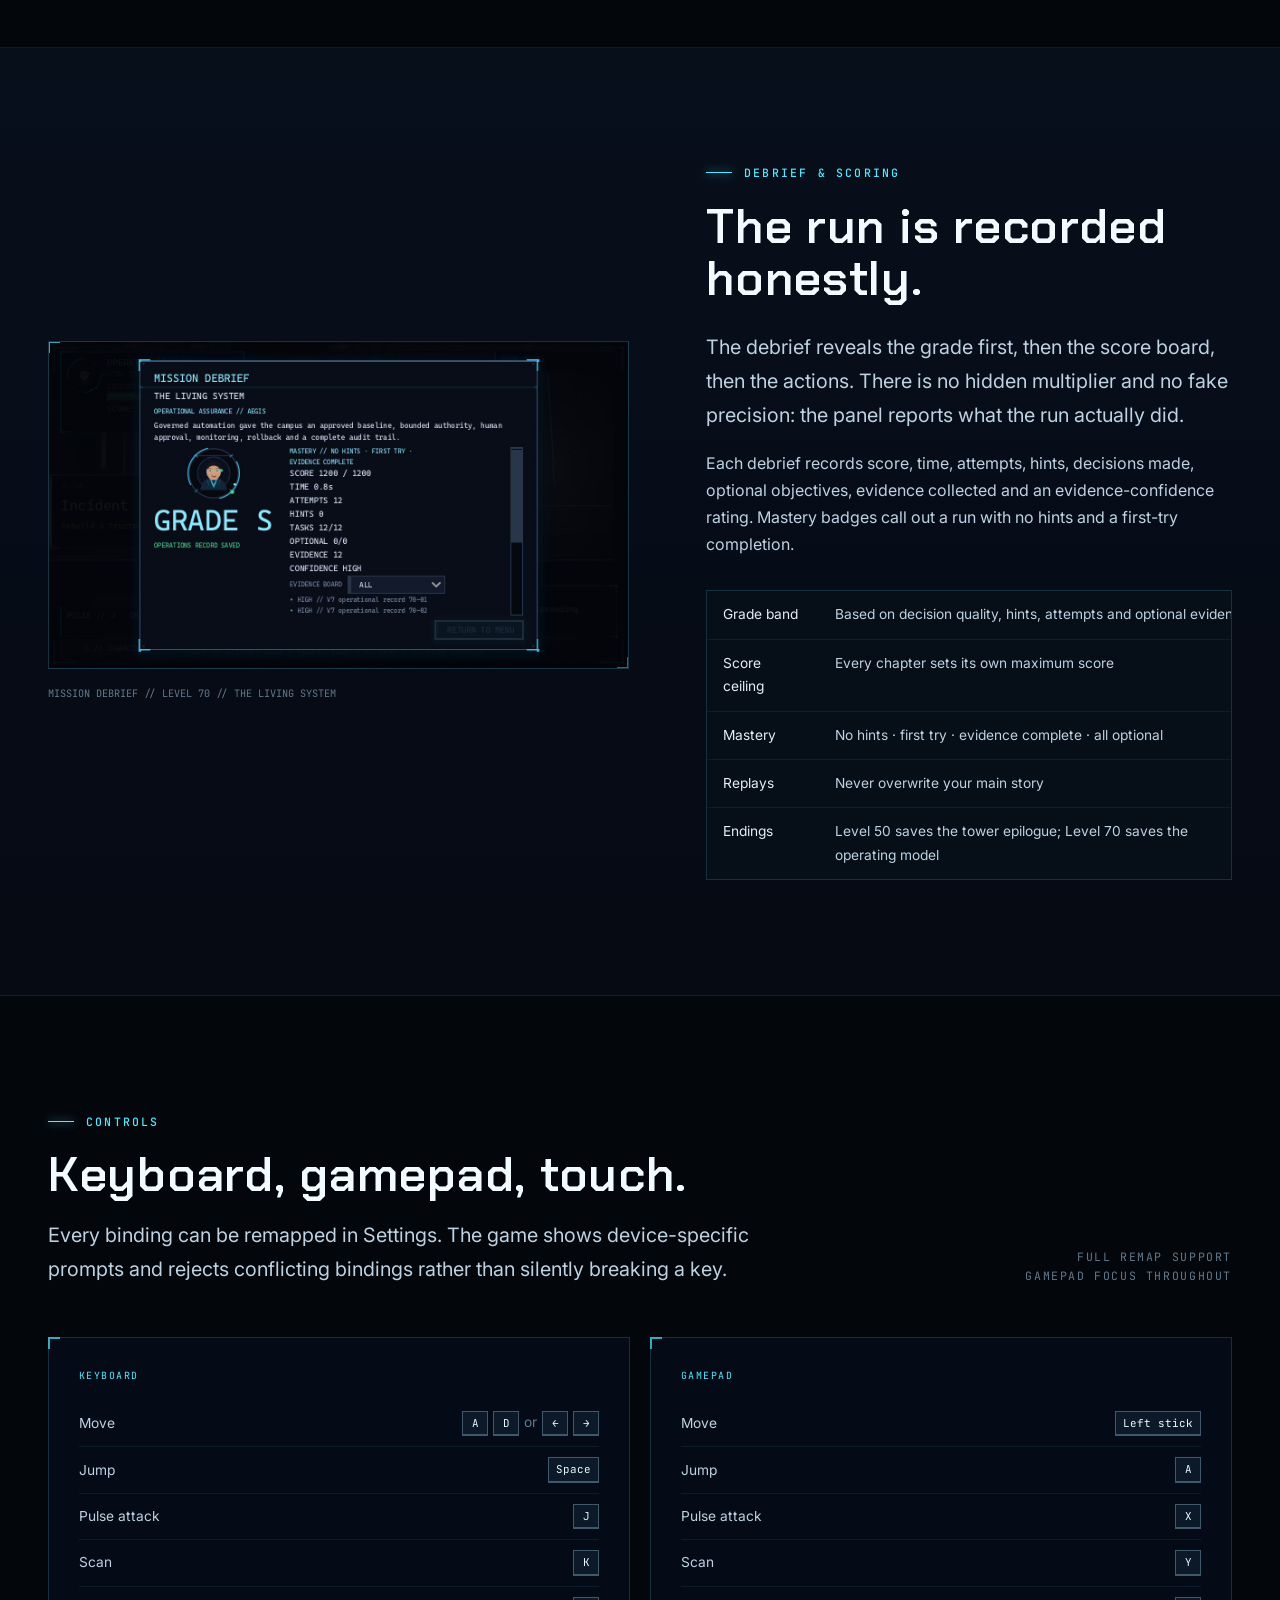
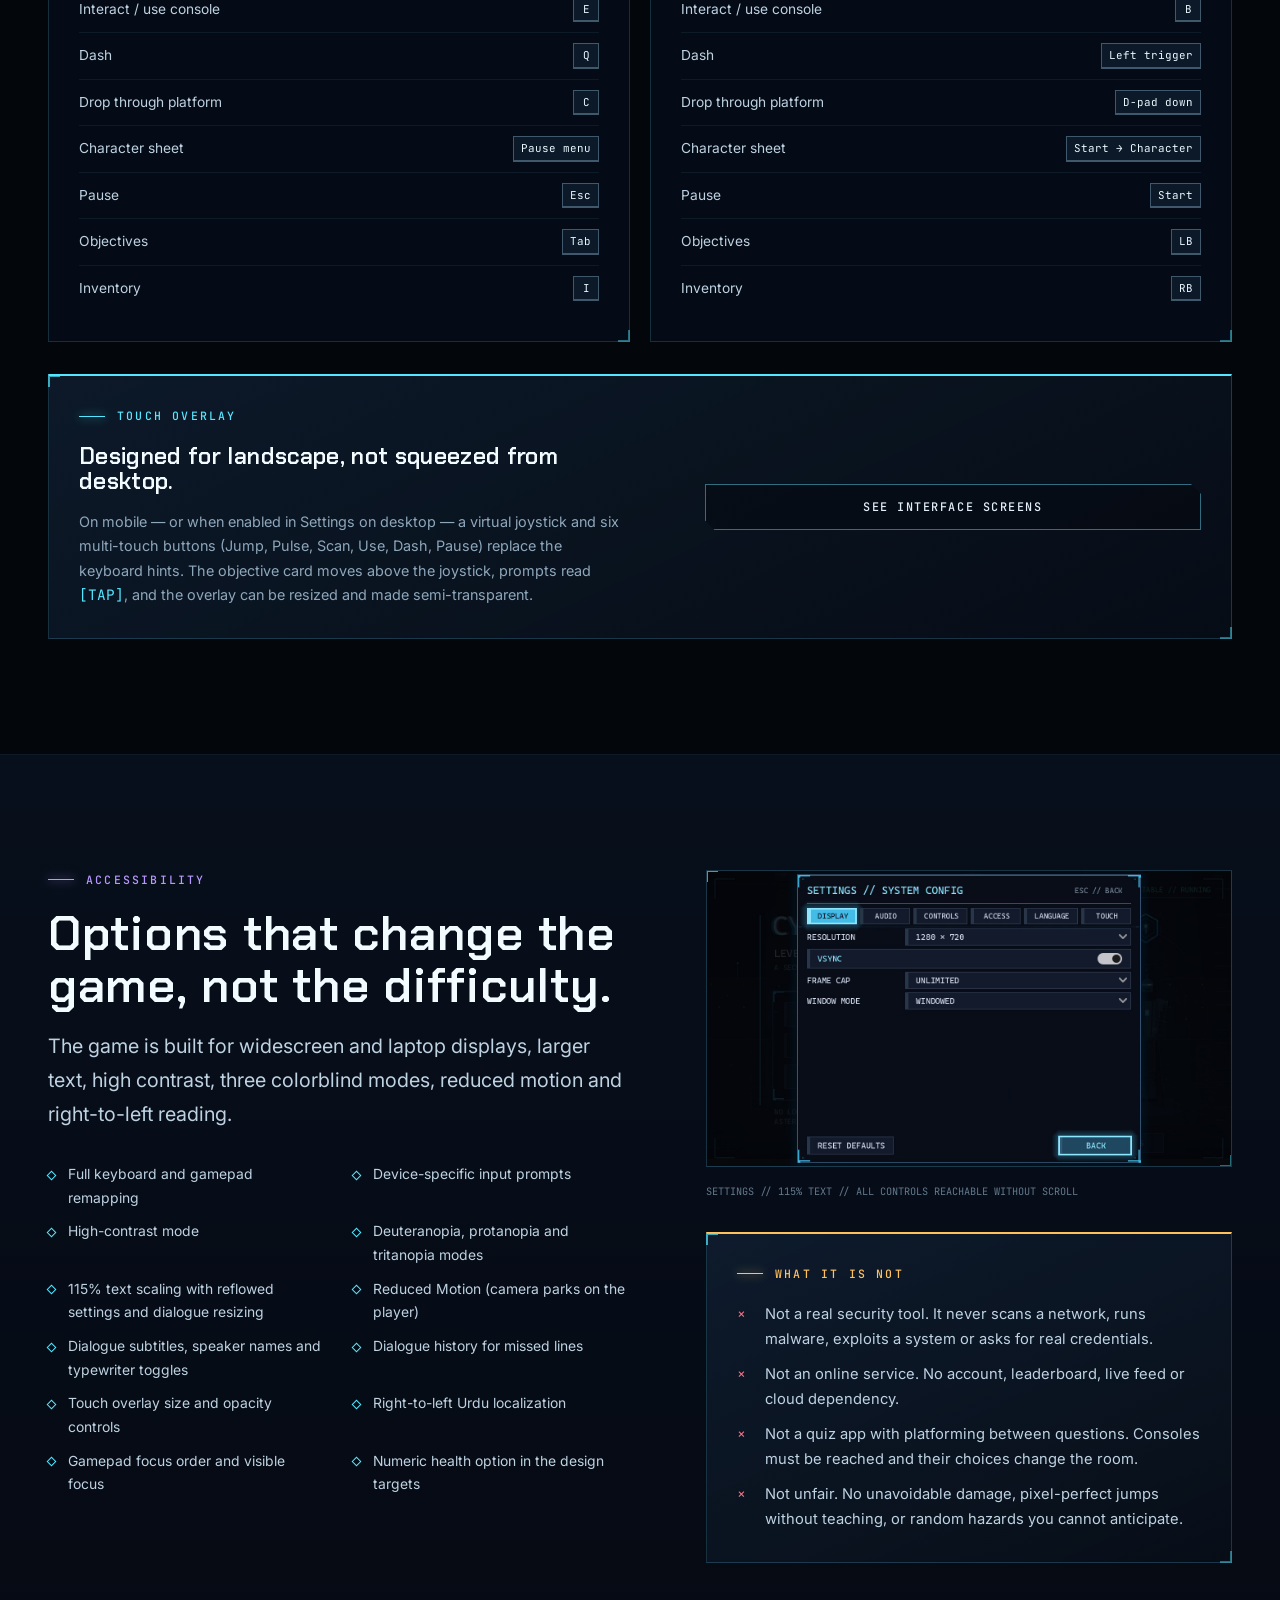
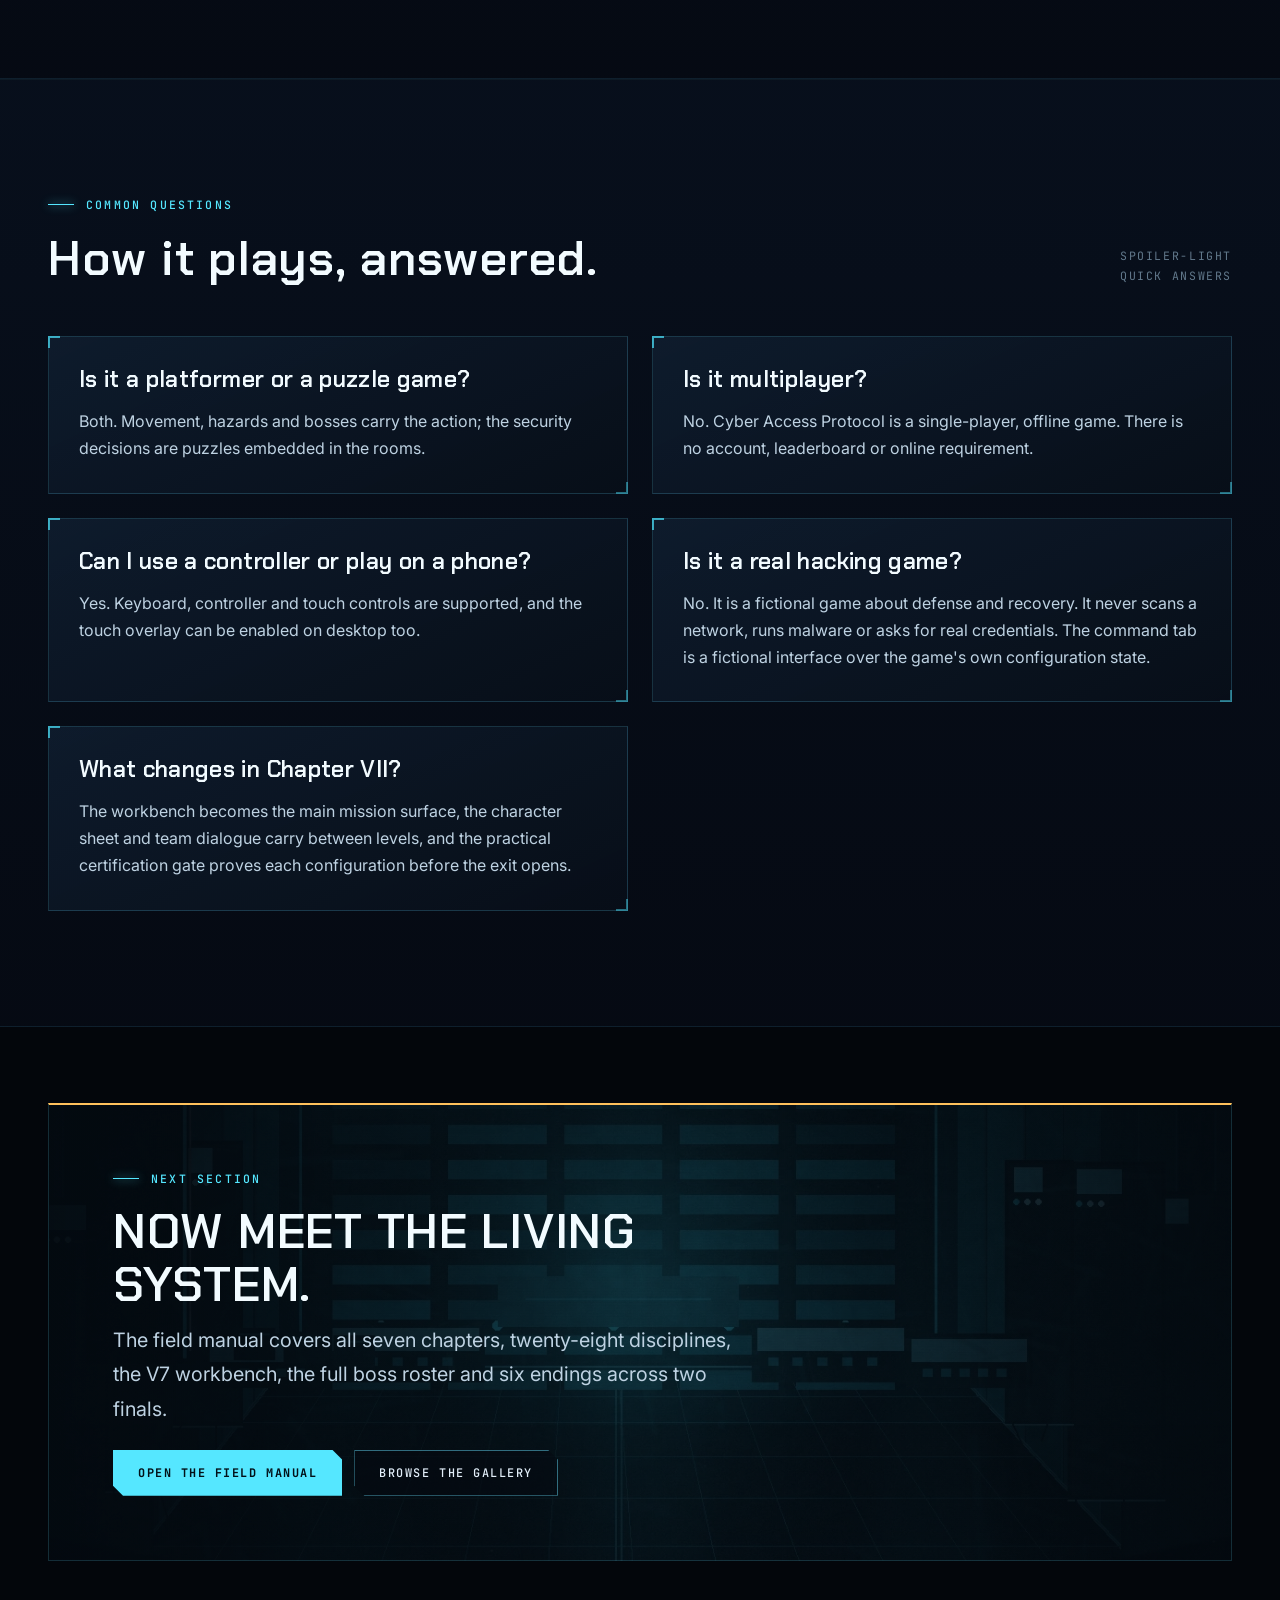
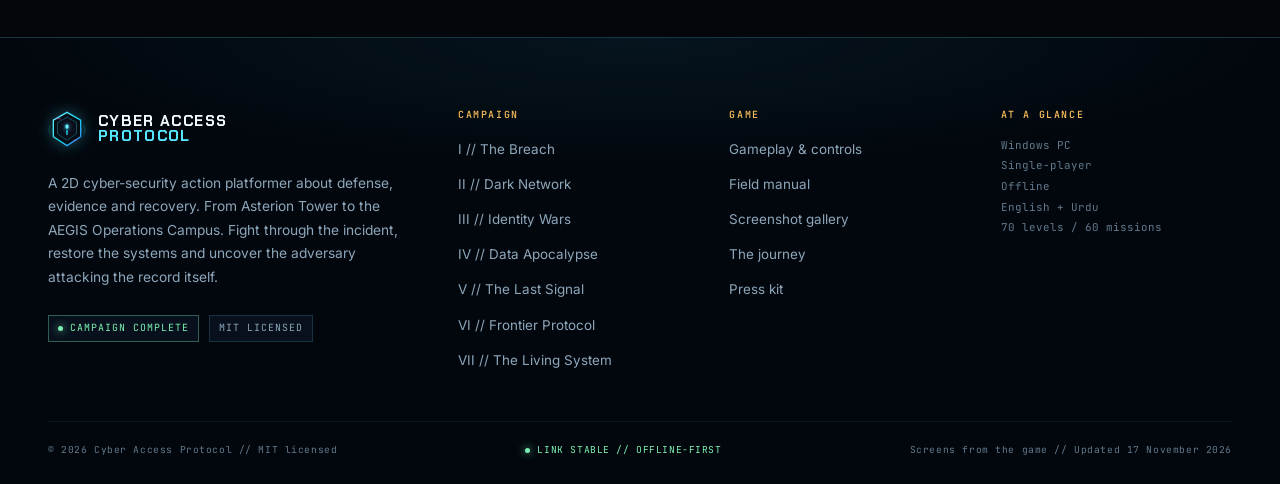
<file: gameplay.html>
<!DOCTYPE html>
<html lang="en">
<head>
  <meta charset="utf-8">
  <meta name="viewport" content="width=device-width, initial-scale=1">
  <title>Gameplay &amp; Controls — Cyber Access Protocol</title>
  <meta name="description" content="How Cyber Access Protocol plays: the core loop, movement, configuration workbench, character sheet, dialogue, mission structure, threats, bosses, scoring, controls and accessibility.">
  <meta name="theme-color" content="#03060b">
  <meta name="robots" content="index,follow,max-image-preview:large">
  <meta property="og:updated_time" content="2026-11-17">
  <meta property="og:type" content="website">
  <meta property="og:title" content="Gameplay &amp; Controls — Cyber Access Protocol">
  <meta property="og:description" content="Traverse. Configure. Certify. Survive. The full gameplay reference.">
  <meta property="og:image" content="assets/img/v7-mission-61.jpg">
  <meta property="og:site_name" content="Cyber Access Protocol">
  <meta name="twitter:card" content="summary_large_image">
  <link rel="icon" href="favicon.svg" type="image/svg+xml">
  <link rel="preconnect" href="https://fonts.googleapis.com">
  <link rel="preconnect" href="https://fonts.gstatic.com" crossorigin>
  <link href="https://fonts.googleapis.com/css2?family=Chakra+Petch:wght@500;600;700&family=Inter:wght@400;500;600&family=JetBrains+Mono:wght@400;500;700&display=swap" rel="stylesheet">
  <link rel="stylesheet" href="assets/css/site.css?v=6.0.0">
  <link rel="stylesheet" href="assets/css/3d.css?v=2.0.0">
  <script>document.documentElement.classList.add('js');if(!window.matchMedia('(prefers-reduced-motion: reduce)').matches)document.documentElement.classList.add('has-3d');</script>
</head>
<body>
  <a class="skip-link" href="#main">Skip to content</a>

  <header class="site-header">
    <div class="container site-header__inner">
      <a class="brand" href="index.html" aria-label="Cyber Access Protocol — home">
        <img class="brand__mark" src="assets/brand/logo_mark.svg" alt="" width="38" height="38">
        <span class="brand__text">
          <span class="brand__name">Cyber Access</span>
          <span class="brand__name brand__name--accent">Protocol</span>
          <span class="brand__sub">Asterion Tower // AEGIS Campus // Node 70</span>
        </span>
      </a>
      <button class="nav-toggle" type="button" aria-expanded="false" aria-controls="site-nav" aria-label="Toggle navigation"><span></span></button>
      <nav class="site-nav" id="site-nav" aria-label="Primary">
        <a href="index.html">Overview</a>
        <a href="campaign.html">Campaign</a>
        <a href="gameplay.html" aria-current="page">Gameplay</a>
        <a href="gallery.html">Gallery</a>
        <a href="field-manual.html">Field Manual</a>
        <a href="changelog.html">Journey</a>
        <a class="btn btn--ghost btn--small header-cta" href="press.html">Press Kit</a>
      </nav>
    </div>
  </header>

  <main id="main">

    <section class="page-hero">
      <div class="page-hero__bg">
        <img src="assets/img/plate-61.webp" alt="" width="1280" height="720" fetchpriority="high">
      </div>
      <div class="container">
        <div class="breadcrumb"><a href="index.html">Overview</a><span>/</span>Gameplay</div>
        <div class="page-hero__content">
          <div class="eyebrow">Operations manual // field reference</div>
          <h1>Traverse. Configure.<br>Certify. Survive.</h1>
          <p class="lead">
            Cyber Access Protocol is a platformer first. Movement, telegraphs and boss
            patterns carry the tension; the security work is embedded in the rooms and in
            the consequences of what you configure. From Level 61, the workbench becomes a
            real configuration surface and the campaign asks you to prove every change
            before the exit opens.
          </p>
          <div class="page-hero__meta">
            <span class="chip">2D side-scrolling</span>
            <span class="chip">Action-adventure</span>
            <span class="chip">Practical configuration</span>
            <span class="chip chip--live">Single-player</span>
          </div>
        </div>
      </div>
    </section>

    <!-- ================================================================== -->
    <!-- Core loop                                                          -->
    <!-- ================================================================== -->
    <section class="section" aria-labelledby="loop-title">
      <div class="container">
        <div class="section-head reveal">
          <div>
            <div class="eyebrow">The core loop</div>
            <h2 id="loop-title">A room is a complete beat.</h2>
            <p class="lead mt-2">
              One room teaches or tests one idea. You read it, reach the device, make a
              decision, and watch the building answer. One level holds several rooms and a
              boss; the debrief closes the story beat.
            </p>
          </div>
          <div class="section-head__aside">8 steps per level<br>5–15 minutes per room loop</div>
        </div>

        <div class="loop reveal">
          <div class="loop__step"><h3>Briefing</h3><p>Receive a short objective, the threat context and an optional conversation with the team.</p></div>
          <div class="loop__step"><h3>Traverse</h3><p>Move through platforms, hazards, patrols and locked doors.</p></div>
          <div class="loop__step"><h3>Observe</h3><p>Scan for suspicious devices, weak points, logs and hidden routes.</p></div>
          <div class="loop__step"><h3>Interact</h3><p>Reach consoles, physical controls, evidence and people.</p></div>
          <div class="loop__step"><h3>Configure</h3><p>Edit the draft in the workbench or the command tab: records, requirements, links and order.</p></div>
          <div class="loop__step"><h3>Certify</h3><p>Validate, apply and prove the practical change. The exit records what you certified.</p></div>
          <div class="loop__step"><h3>Confront</h3><p>Fight or outmaneuver the boss guarding the system.</p></div>
          <div class="loop__step"><h3>Debrief</h3><p>Receive grade, score, explanation, evidence confidence and unlock information.</p></div>
        </div>
      </div>
    </section>

    <!-- ================================================================== -->
    <!-- Verbs                                                              -->
    <!-- ================================================================== -->
    <section class="section section--panel" aria-labelledby="verbs-title">
      <div class="container">
        <div class="section-head reveal">
          <div>
            <div class="eyebrow eyebrow--amber">Player verbs</div>
            <h2 id="verbs-title">Small toolset. Clear feedback.</h2>
            <p class="lead mt-2">
              Alex is not an all-powerful hacker. The kit is deliberately limited and every
              action has a visible cooldown, a readable tell and an audible response.
            </p>
          </div>
          <div class="section-head__aside">Keyboard · gamepad · touch</div>
        </div>

        <div class="grid cols-2">
          <article class="ability reveal">
            <div class="ability__icon" aria-hidden="true">
              <svg viewBox="0 0 24 24" fill="none" stroke="currentColor" stroke-width="1.5"><circle cx="12" cy="12" r="3"/><path d="M12 2v5M12 17v5M2 12h5M17 12h5M5 5l3 3M16 16l3 3M19 5l-3 3M8 16l-3 3"/></svg>
            </div>
            <div>
              <h3>Pulse Tool</h3>
              <p>A short-range defensive pulse that disrupts hostile manifestations. It is not an exploit; it is a tool for making space.</p>
            </div>
            <span class="ability__key">J / X</span>
          </article>

          <article class="ability reveal">
            <div class="ability__icon" aria-hidden="true">
              <svg viewBox="0 0 24 24" fill="none" stroke="currentColor" stroke-width="1.5"><circle cx="11" cy="11" r="6"/><path d="M15.5 15.5L21 21"/><path d="M8 11h6M11 8v6"/></svg>
            </div>
            <div>
              <h3>Scanner</h3>
              <p>Highlights suspicious objects, enemy weak points, evidence and routes that the room does not advertise.</p>
            </div>
            <span class="ability__key">K / Y</span>
          </article>

          <article class="ability reveal">
            <div class="ability__icon" aria-hidden="true">
              <svg viewBox="0 0 24 24" fill="none" stroke="currentColor" stroke-width="1.5"><path d="M3 12h11M10 6l6 6-6 6"/><path d="M18 5v14"/></svg>
            </div>
            <div>
              <h3>Dash</h3>
              <p>A fast repositioning move with a short recovery. Use it to clear a telegraph or cross a collapsing lane.</p>
            </div>
            <span class="ability__key">Q / LT</span>
          </article>

          <article class="ability reveal">
            <div class="ability__icon" aria-hidden="true">
              <svg viewBox="0 0 24 24" fill="none" stroke="currentColor" stroke-width="1.5"><rect x="4" y="4" width="16" height="12" rx="1"/><path d="M8 20h8M12 16v4M8 8h8M8 11h4"/></svg>
            </div>
            <div>
              <h3>Interact</h3>
              <p>Reach consoles, switches, doors, evidence caches and NPCs. Interacting with a console is how a room's problem becomes a decision.</p>
            </div>
            <span class="ability__key">E / B</span>
          </article>

          <article class="ability reveal">
            <div class="ability__icon" aria-hidden="true">
              <svg viewBox="0 0 24 24" fill="none" stroke="currentColor" stroke-width="1.5"><path d="M4 20h16"/><path d="M7 20V9M12 20V5M17 20v-8"/><path d="M4 12l4-6 3 3 4-6 5 5"/></svg>
            </div>
            <div>
              <h3>Movement set</h3>
              <p>Run, variable-height jump, double jump, drop through one-way platforms, ladders and service lifts. Checkpoints restore health and hold your respawn.</p>
            </div>
            <span class="ability__key">A/D + Space</span>
          </article>

          <article class="ability reveal">
            <div class="ability__icon" aria-hidden="true">
              <svg viewBox="0 0 24 24" fill="none" stroke="currentColor" stroke-width="1.5"><path d="M4 6h16M4 12h10M4 18h13"/><path d="M17 15l3 3-3 3"/></svg>
            </div>
            <div>
              <h3>Mission discipline</h3>
              <p>Decisions unlock in order, and every answer comes with an explanation — including the wrong ones.</p>
            </div>
            <span class="ability__key">Every choice</span>
          </article>

          <article class="ability reveal">
            <div class="ability__icon" aria-hidden="true">
              <svg viewBox="0 0 24 24" fill="none" stroke="currentColor" stroke-width="1.5"><rect x="3" y="5" width="18" height="14" rx="1"/><path d="M7 9h6M7 12h10M7 15h4M17 9h1"/></svg>
            </div>
            <div>
              <h3>Configuration workbench</h3>
              <p>Edit records, resolve requirements, compare the draft and read the audit. The command tab and the GUI edit the same configuration.</p>
            </div>
            <span class="ability__key">V7 // L61+</span>
          </article>

          <article class="ability reveal">
            <div class="ability__icon" aria-hidden="true">
              <svg viewBox="0 0 24 24" fill="none" stroke="currentColor" stroke-width="1.5"><circle cx="8" cy="8" r="3"/><circle cx="17" cy="7" r="2.5"/><path d="M2 20c0-4 3-6 6-6s6 2 6 6M14 20c0-3 2-5 4-5s4 2 4 5"/></svg>
            </div>
            <div>
              <h3>Team channel</h3>
              <p>Open the level dialogue, read the speaker and expression, check the objective and evidence, ask for a hint or begin the operation.</p>
            </div>
            <span class="ability__key">Dialogue // choices</span>
          </article>
        </div>
      </div>
    </section>

    <!-- ================================================================== -->
    <!-- Mission structure                                                  -->
    <!-- ================================================================== -->
    <section class="section" aria-labelledby="missions-title">
      <div class="container">
        <div class="section-head reveal">
          <div>
            <div class="eyebrow">Mission structure</div>
            <h2 id="missions-title">The campaign grows by depth, not by palette swaps.</h2>
            <p class="lead mt-2">
              Levels 1–10 teach through continuous rooms. From Level 11, each mission adds
              an investigation, a defensive decision, a boss and a debrief that records what
              the run proved.
            </p>
          </div>
          <div class="section-head__aside"><a class="text-link" href="campaign.html">See all 70 levels</a></div>
        </div>

        <div class="table-wrap reveal">
          <table class="data">
            <thead>
              <tr>
                <th scope="col">Chapter</th>
                <th scope="col">Levels</th>
                <th scope="col">What each mission adds</th>
              </tr>
            </thead>
            <tbody>
              <tr>
                <td>Chapter I // The Breach</td>
                <td class="num">01–10</td>
                <td>Continuous rooms, the tower's first bosses and the story of the breach</td>
              </tr>
              <tr>
                <td>Chapter II // Dark Network</td>
                <td class="num">11–20</td>
                <td>Network investigations, a full mission debrief and three boss families</td>
              </tr>
              <tr>
                <td>Chapter III // Identity Wars</td>
                <td class="num">21–30</td>
                <td>Identity decisions, access reviews and ten identity bosses</td>
              </tr>
              <tr>
                <td>Chapter IV // Data Apocalypse</td>
                <td class="num">31–40</td>
                <td>Cloud and data operations, recovery decisions and ten data bosses</td>
              </tr>
              <tr>
                <td>Chapter V // The Last Signal</td>
                <td class="num">41–50</td>
                <td>Nine security disciplines, the Evidence Workbench and the tower finale</td>
              </tr>
              <tr>
                <td>Chapter VI // Frontier Protocol</td>
                <td class="num">51–60</td>
                <td>Edge, OT, privacy, sovereignty and federated command across nine disciplines</td>
              </tr>
              <tr>
                <td>Chapter VII // The Living System</td>
                <td class="num">61–70</td>
                <td>Ten operational domains, the configuration workbench, character sheet, dialogue and certification</td>
              </tr>
            </tbody>
          </table>
        </div>

        <div class="grid cols-3 mt-4">
          <div class="panel reveal">
            <div class="card__kicker">Level Archive</div>
            <h3 class="mb-2">Every record in one place</h3>
            <p class="muted" style="font-size:.88rem;">All 70 levels and 60 missions, with campaign details for the first ten levels and practice and replay for every mission.</p>
          </div>
          <div class="panel reveal">
            <div class="card__kicker">Practice mode</div>
            <h3 class="mb-2">Drills without the platforming</h3>
            <p class="muted" style="font-size:.88rem;">Console drills without enemies or platforming. Learn a mission's decisions before taking them into the field.</p>
          </div>
          <div class="panel reveal">
            <div class="card__kicker">Custom replay</div>
            <h3 class="mb-2">Change the rules, keep the record clean</h3>
            <p class="muted" style="font-size:.88rem;">Choose your hints and retries, pick a scenario or attempt a single-attempt run. Replays never overwrite your main story.</p>
          </div>
        </div>
      </div>
    </section>

    <!-- ================================================================== -->
    <!-- V7 operations                                                      -->
    <!-- ================================================================== -->
    <section class="section section--v7" id="operations" aria-labelledby="operations-title">
      <div class="container">
        <div class="section-head reveal">
          <div>
            <span class="badge-v7">Chapter VII // The workbench opens</span>
            <h2 id="operations-title" class="mt-3">A real system, not a quiz screen.</h2>
            <p class="lead mt-2">
              From Level 61 the game stops asking which option sounds right. It gives you a
              scenario, a draft and a set of requirements, then asks you to make the records
              agree. The GUI and the fictional command tab are two views of the same work.
            </p>
          </div>
          <div class="section-head__aside">GUI + terminal<br>One draft</div>
        </div>

        <div class="grid cols-3">
          <figure class="reveal">
            <div class="panel" style="padding:0;overflow:hidden;">
              <img src="assets/img/v7-terminal-61.jpg" alt="The configuration workbench with a device record, validation requirements and a draft apply action." width="1280" height="720" loading="lazy">
            </div>
            <figcaption class="mono dim mt-2" style="font-size:.66rem;">
              <b class="amber">WORKBENCH</b><br>Records, fields, requirements, change set and audit.
            </figcaption>
          </figure>
          <figure class="reveal">
            <div class="panel" style="padding:0;overflow:hidden;">
              <img src="assets/img/v7-terminal-62-canvas.jpg" alt="The editable topology canvas with nodes, links and a mode toolbar." width="1280" height="720" loading="lazy">
            </div>
            <figcaption class="mono dim mt-2" style="font-size:.66rem;">
              <b class="cyan">TOPOLOGY</b><br>Drag nodes, connect links and validate paths without a mouse-only gate.
            </figcaption>
          </figure>
          <figure class="reveal">
            <div class="panel" style="padding:0;overflow:hidden;">
              <img src="assets/img/v7-terminal-67-timeline.jpg" alt="The response timeline editor with ordered steps and up/down controls." width="1280" height="720" loading="lazy">
            </div>
            <figcaption class="mono dim mt-2" style="font-size:.66rem;">
              <b class="violet">TIMELINE</b><br>Order response, recovery and release steps, then prove the sequence.
            </figcaption>
          </figure>
        </div>

        <div class="grid cols-2 mt-4">
          <div class="panel panel--accent reveal">
            <div class="card__kicker">Persistent operator</div>
            <h3 class="mb-2">What Alex carries between levels</h3>
            <p class="muted" style="font-size:.9rem;">Eight equipment slots, five field tools, six proficiency tracks, eight team contacts, case files, cosmetics and a personal log. Upgrades widen what you can inspect; they never complete a required task for you.</p>
          </div>
          <div class="panel panel--amber reveal">
            <div class="card__kicker">Practical certification</div>
            <h3 class="mb-2">The exit has to be earned</h3>
            <p class="muted" style="font-size:.9rem;">Levels 11–60 carry six mandatory practical tasks in addition to their authored content; Levels 1–10 use a six-step station; Levels 61–70 validate the full mission scenario. The certified result is archived with the save.</p>
          </div>
        </div>
      </div>
    </section>

    <!-- ================================================================== -->
    <!-- Threats                                                            -->
    <!-- ================================================================== -->
    <section class="section section--panel" aria-labelledby="threats-title">
      <div class="container">
        <div class="section-head reveal">
          <div>
            <div class="eyebrow eyebrow--violet">Threat families</div>
            <h2 id="threats-title">Malware has silhouettes, not identities.</h2>
            <p class="lead mt-2">
              Enemies are visual metaphors for defensive concepts, not literal malware.
              Each family has a readable tell: an aura, a directional telegraph, a core that
              glints before it commits.
            </p>
          </div>
          <div class="section-head__aside">20+ archetypes across seven chapters</div>
        </div>

        <div class="enemy-grid reveal">
          <div class="enemy"><b>Virusling</b><span>The first thing that moves in the dark. Small, fast, fragile.</span></div>
          <div class="enemy"><b>Wormlet</b><span>A low-profile crawler that gets under the floor line.</span></div>
          <div class="enemy"><b>Trojan Mimic</b><span>An ordinary crate until it is close enough to matter.</span></div>
          <div class="enemy"><b>Credential Skimmer</b><span>Lingers around access readers. Looks like hardware.</span></div>
          <div class="enemy"><b>Packet Mite</b><span>A small packet with a short reach and a short fuse.</span></div>
          <div class="enemy"><b>Data Leech</b><span>Attaches, drains and makes standing still expensive.</span></div>
          <div class="enemy"><b>Impersonator Drone</b><span>Aerial harasser that borrows a familiar silhouette.</span></div>
          <div class="enemy"><b>Crawler</b><span>The Dark Network's baseline ground unit.</span></div>
          <div class="enemy"><b>Wisp</b><span>Drifts through lanes and forces a change of position.</span></div>
          <div class="enemy"><b>Guard</b><span>Holds a doorway and makes you earn the angle.</span></div>
          <div class="enemy"><b>Hound</b><span>Commits to a pursuit direction. Punishes hesitation.</span></div>
          <div class="enemy"><b>Sentinel</b><span>Slower and heavier. A corridor becomes its weapon.</span></div>
          <div class="enemy"><b>Badge</b><span>Identity-layer patrol unit with a scoped patrol route.</span></div>
          <div class="enemy"><b>Echo</b><span>A duplicated pattern. Learn the repeat, then break it.</span></div>
          <div class="enemy"><b>Bucket Mimic</b><span>Storage that should not be breathing.</span></div>
          <div class="enemy"><b>Data Wraith</b><span>A late-campaign hunter that phases through the obvious answer.</span></div>
        </div>
        <p class="mono dim mt-2" style="font-size:.62rem;">Exact behaviour and spawn layouts vary by mission; the roster above spans the early chapters, while Chapters V–VII add their own silhouettes and attack patterns.</p>
      </div>
    </section>

    <!-- ================================================================== -->
    <!-- Bosses                                                             -->
    <!-- ================================================================== -->
    <section class="section" aria-labelledby="bosses-title">
      <div class="container">
        <div class="section-head reveal">
          <div>
            <div class="eyebrow eyebrow--amber">Boss encounters</div>
            <h2 id="bosses-title">Every boss guards a system. Every phase changes the argument.</h2>
            <p class="lead mt-2">
              Mission bosses use the boss-grade controller: phase II at half health, speed
              and cooldown escalation, a phase shift, a shockwave, a boss bar and proximity
              reveal. A checkpoint sits before the fight.
            </p>
          </div>
          <div class="section-head__aside">1 phase bar · 2 phases<br>Telegraph → commit → recover</div>
        </div>

        <div class="grid cols-2">
          <article class="card reveal">
            <div class="card__media"><img src="assets/img/boss-v2.jpg" alt="A Chapter II boss encounter in a teal network arena." width="1280" height="720" loading="lazy"></div>
            <div class="card__body">
              <div class="card__kicker">Chapter II // Three families</div>
              <h3 class="card__title">Path Warden · Packet Hound · Null Sentinel</h3>
              <p class="card__text">The Dark Network keeps three boss families by design. Distinct scenes, stats and authored spawn layouts; each family reads differently at phase II.</p>
            </div>
          </article>

          <article class="card reveal">
            <div class="card__media"><img src="assets/img/boss-v3.jpg" alt="A Chapter III identity boss encounter in a violet arena." width="1280" height="720" loading="lazy"></div>
            <div class="card__body">
              <div class="card__kicker">Chapter III // Ten identity archetypes</div>
              <h3 class="card__title">From the Forgotten User to Proxy Heir</h3>
              <p class="card__text">Each identity mission has its own full-body silhouette and a reason to guard the system: Forgotten User, Replication Wraith, Prompt Swarm, Claim Shifter, Vault Regent, Key Eater, Entitlement Judge, Session Stalker Prime, Context Engine, Proxy Heir.</p>
            </div>
          </article>

          <article class="card reveal">
            <div class="card__media"><img src="assets/img/boss-v4.jpg" alt="A Chapter IV data boss encounter in an ice-blue arena." width="1280" height="720" loading="lazy"></div>
            <div class="card__body">
              <div class="card__kicker">Chapter IV // Ten data archetypes</div>
              <h3 class="card__title">The Image Golem, the CVE Broker, Data Sovereign</h3>
              <p class="card__text">Cloud-era bosses have their own ice-blue silhouettes and data motifs: Control Plane, Open Vault, Key Eater, Image Golem, Build Doppelganger, Erasure Engine, CVE Broker, Dependency Swarm, Glass Auditor and Data Sovereign.</p>
            </div>
          </article>

          <article class="card reveal" style="border-color:rgba(255,113,131,.45);">
            <div class="card__media"><img src="assets/img/boss-50.jpg" alt="The Null Architect boss encounter in Level 50." width="1280" height="720" loading="lazy"></div>
            <div class="card__body">
              <div class="card__kicker" style="color:var(--red);">Chapter V // Ten new silhouettes</div>
              <h3 class="card__title">Signal Collector → Null Architect</h3>
              <p class="card__text">The Last Signal replaces the shared rig with ten bespoke bodies and archetype attack patterns: pulse, burst, dash, beam, mirror and cross. The finale is the Null Architect at the city core.</p>
              <div class="card__foot"><a class="text-link" href="field-manual.html#bosses">Full boss roster</a></div>
            </div>
          </article>
          <article class="card reveal" style="border-color:rgba(143,245,198,.4);">
            <div class="card__media"><img src="assets/img/level-60.webp" alt="The open network arena from Level 60." width="1280" height="720" loading="lazy"></div>
            <div class="card__body">
              <div class="card__kicker" style="color:var(--living);">Chapter VI // Ten frontier silhouettes</div>
              <h3 class="card__title">The Unclaimed Device → The Cartographer</h3>
              <p class="card__text">Frontier bosses guard edge devices, industrial processes, communications, privacy and the open network: The Unclaimed Device, The Overload, The Blackout Chorus, The Silent Horizon, The Mirror, The Borderless Ledger, The Blueprint, The Echo, The Convergence Engine and The Cartographer.</p>
            </div>
          </article>

          <article class="card reveal" style="border-color:rgba(255,193,92,.45);">
            <div class="card__media"><img src="assets/img/v7-boss-61.jpg" alt="The Drift Swarm boss encounter in the workstation forge." width="1280" height="720" loading="lazy"></div>
            <div class="card__body">
              <div class="card__kicker" style="color:var(--amber);">Chapter VII // Ten living-system archetypes</div>
              <h3 class="card__title">The Drift Swarm → The Conductor</h3>
              <p class="card__text">Each V7 domain has its own guardian: The Drift Swarm, The Packet Weaver, The Role Hydra, The Policy Fog, The Build Doppelganger, The Noise Engine, The Playbook Mimic, The Restore Mirage, The Approval Phantom and The Conductor.</p>
              <div class="card__foot"><a class="text-link" href="field-manual.html#bosses">Full boss roster</a></div>
            </div>
          </article>
        </div>
      </div>
    </section>

    <!-- ================================================================== -->
    <!-- Debrief                                                            -->
    <!-- ================================================================== -->
    <section class="section section--panel" aria-labelledby="debrief-title">
      <div class="container">
        <div class="split">
          <figure class="reveal">
            <div class="panel" style="padding:0;overflow:hidden;">
              <img src="assets/img/v7-debrief-70.jpg" alt="The Level 70 debrief showing grade, score, evidence and the governed-automation ending." width="1280" height="720" loading="lazy">
            </div>
            <figcaption class="mono dim mt-2" style="font-size:.64rem;">MISSION DEBRIEF // LEVEL 70 // THE LIVING SYSTEM</figcaption>
          </figure>
          <div class="reveal">
            <div class="eyebrow">Debrief &amp; scoring</div>
            <h2 id="debrief-title">The run is recorded honestly.</h2>
            <div class="stack mt-3">
              <p class="lead">
                The debrief reveals the grade first, then the score board, then the actions.
                There is no hidden multiplier and no fake precision: the panel reports what
                the run actually did.
              </p>
              <p>
                Each debrief records score, time, attempts, hints, decisions made,
                optional objectives, evidence collected and an evidence-confidence rating.
                Mastery badges call out a run with no hints and a first-try completion.
              </p>
            </div>
            <div class="table-wrap mt-4">
              <table class="data">
                <tbody>
                  <tr><td>Grade band</td><td>Based on decision quality, hints, attempts and optional evidence</td></tr>
                  <tr><td>Score ceiling</td><td>Every chapter sets its own maximum score</td></tr>
                  <tr><td>Mastery</td><td>No hints · first try · evidence complete · all optional</td></tr>
                  <tr><td>Replays</td><td>Never overwrite your main story</td></tr>
                  <tr><td>Endings</td><td>Level 50 saves the tower epilogue; Level 70 saves the operating model</td></tr>
                </tbody>
              </table>
            </div>
          </div>
        </div>
      </div>
    </section>

    <!-- ================================================================== -->
    <!-- Controls                                                           -->
    <!-- ================================================================== -->
    <section class="section" aria-labelledby="controls-title">
      <div class="container">
        <div class="section-head reveal">
          <div>
            <div class="eyebrow">Controls</div>
            <h2 id="controls-title">Keyboard, gamepad, touch.</h2>
            <p class="lead mt-2">
              Every binding can be remapped in Settings. The game shows device-specific
              prompts and rejects conflicting bindings rather than silently breaking a key.
            </p>
          </div>
          <div class="section-head__aside">Full remap support<br>Gamepad focus throughout</div>
        </div>

        <div class="controls-grid reveal">
          <div class="panel panel--flat">
            <div class="card__kicker mb-2">Keyboard</div>
            <div class="control-row"><span>Move</span><span class="keys"><kbd>A</kbd><kbd>D</kbd><span class="dim">or</span><kbd>←</kbd><kbd>→</kbd></span></div>
            <div class="control-row"><span>Jump</span><span class="keys"><kbd>Space</kbd></span></div>
            <div class="control-row"><span>Pulse attack</span><span class="keys"><kbd>J</kbd></span></div>
            <div class="control-row"><span>Scan</span><span class="keys"><kbd>K</kbd></span></div>
            <div class="control-row"><span>Interact / use console</span><span class="keys"><kbd>E</kbd></span></div>
            <div class="control-row"><span>Dash</span><span class="keys"><kbd>Q</kbd></span></div>
            <div class="control-row"><span>Drop through platform</span><span class="keys"><kbd>C</kbd></span></div>
            <div class="control-row"><span>Character sheet</span><span class="keys"><kbd>Pause menu</kbd></span></div>
            <div class="control-row"><span>Pause</span><span class="keys"><kbd>Esc</kbd></span></div>
            <div class="control-row"><span>Objectives</span><span class="keys"><kbd>Tab</kbd></span></div>
            <div class="control-row"><span>Inventory</span><span class="keys"><kbd>I</kbd></span></div>
          </div>

          <div class="panel panel--flat">
            <div class="card__kicker mb-2">Gamepad</div>
            <div class="control-row"><span>Move</span><span class="keys"><kbd>Left stick</kbd></span></div>
            <div class="control-row"><span>Jump</span><span class="keys"><kbd>A</kbd></span></div>
            <div class="control-row"><span>Pulse attack</span><span class="keys"><kbd>X</kbd></span></div>
            <div class="control-row"><span>Scan</span><span class="keys"><kbd>Y</kbd></span></div>
            <div class="control-row"><span>Interact / use console</span><span class="keys"><kbd>B</kbd></span></div>
            <div class="control-row"><span>Dash</span><span class="keys"><kbd>Left trigger</kbd></span></div>
            <div class="control-row"><span>Drop through platform</span><span class="keys"><kbd>D-pad down</kbd></span></div>
            <div class="control-row"><span>Character sheet</span><span class="keys"><kbd>Start → Character</kbd></span></div>
            <div class="control-row"><span>Pause</span><span class="keys"><kbd>Start</kbd></span></div>
            <div class="control-row"><span>Objectives</span><span class="keys"><kbd>LB</kbd></span></div>
            <div class="control-row"><span>Inventory</span><span class="keys"><kbd>RB</kbd></span></div>
          </div>
        </div>

        <div class="panel panel--accent mt-4 reveal">
          <div class="split" style="align-items:center;">
            <div>
              <div class="eyebrow">Touch overlay</div>
              <h3 class="mb-2">Designed for landscape, not squeezed from desktop.</h3>
              <p class="muted" style="font-size:.9rem;">
                On mobile — or when enabled in Settings on desktop — a virtual joystick and
                six multi-touch buttons (Jump, Pulse, Scan, Use, Dash, Pause) replace the
                keyboard hints. The objective card moves above the joystick, prompts read
                <span class="mono cyan">[TAP]</span>, and the overlay can be resized and made
                semi-transparent.
              </p>
            </div>
            <a class="btn btn--ghost" href="gallery.html#interface">See interface screens</a>
          </div>
        </div>
      </div>
    </section>

    <!-- ================================================================== -->
    <!-- Accessibility + not                                                -->
    <!-- ================================================================== -->
    <section class="section section--panel" aria-labelledby="a11y-title">
      <div class="container">
        <div class="split" style="align-items:start;">
          <div class="reveal">
            <div class="eyebrow eyebrow--violet">Accessibility</div>
            <h2 id="a11y-title">Options that change the game, not the difficulty.</h2>
            <p class="lead mt-2 mb-4">
              The game is built for widescreen and laptop displays, larger text, high
              contrast, three colorblind modes, reduced motion and right-to-left reading.
            </p>
            <ul class="a11y-list">
              <li>Full keyboard and gamepad remapping</li>
              <li>Device-specific input prompts</li>
              <li>High-contrast mode</li>
              <li>Deuteranopia, protanopia and tritanopia modes</li>
              <li>115% text scaling with reflowed settings and dialogue resizing</li>
              <li>Reduced Motion (camera parks on the player)</li>
              <li>Dialogue subtitles, speaker names and typewriter toggles</li>
              <li>Dialogue history for missed lines</li>
              <li>Touch overlay size and opacity controls</li>
              <li>Right-to-left Urdu localization</li>
              <li>Gamepad focus order and visible focus</li>
              <li>Numeric health option in the design targets</li>
            </ul>
          </div>
          <div class="reveal">
            <div class="panel" style="padding:0;overflow:hidden;">
              <img src="assets/img/settings.jpg" alt="The settings screen with larger text and tabs for Display, Audio, Controls, Access, Language and Touch." width="1280" height="720" loading="lazy">
            </div>
            <figcaption class="mono dim mt-2" style="font-size:.64rem;">SETTINGS // 115% TEXT // ALL CONTROLS REACHABLE WITHOUT SCROLL</figcaption>

            <div class="panel panel--amber mt-4">
              <div class="eyebrow eyebrow--amber">What it is not</div>
              <ul class="not-list">
                <li>Not a real security tool. It never scans a network, runs malware, exploits a system or asks for real credentials.</li>
                <li>Not an online service. No account, leaderboard, live feed or cloud dependency.</li>
                <li>Not a quiz app with platforming between questions. Consoles must be reached and their choices change the room.</li>
                <li>Not unfair. No unavoidable damage, pixel-perfect jumps without teaching, or random hazards you cannot anticipate.</li>
              </ul>
            </div>
          </div>
        </div>
      </div>
    </section>

    <section class="section section--panel" id="faq" aria-labelledby="faq-title">
      <div class="container">
        <div class="section-head reveal">
          <div>
            <div class="eyebrow">Common questions</div>
            <h2 id="faq-title">How it plays, answered.</h2>
          </div>
          <div class="section-head__aside">Spoiler-light<br>Quick answers</div>
        </div>
        <div class="grid cols-2">
          <div class="panel reveal">
            <h3 class="mb-2">Is it a platformer or a puzzle game?</h3>
            <p>Both. Movement, hazards and bosses carry the action; the security decisions are puzzles embedded in the rooms.</p>
          </div>
          <div class="panel reveal">
            <h3 class="mb-2">Is it multiplayer?</h3>
            <p>No. Cyber Access Protocol is a single-player, offline game. There is no account, leaderboard or online requirement.</p>
          </div>
          <div class="panel reveal">
            <h3 class="mb-2">Can I use a controller or play on a phone?</h3>
            <p>Yes. Keyboard, controller and touch controls are supported, and the touch overlay can be enabled on desktop too.</p>
          </div>
          <div class="panel reveal">
            <h3 class="mb-2">Is it a real hacking game?</h3>
            <p>No. It is a fictional game about defense and recovery. It never scans a network, runs malware or asks for real credentials. The command tab is a fictional interface over the game's own configuration state.</p>
          </div>
          <div class="panel reveal">
            <h3 class="mb-2">What changes in Chapter VII?</h3>
            <p>The workbench becomes the main mission surface, the character sheet and team dialogue carry between levels, and the practical certification gate proves each configuration before the exit opens.</p>
          </div>
        </div>
      </div>
    </section>

    <section class="section section--tight">
      <div class="container">
        <div class="cta-band reveal">
          <div class="cta-band__inner">
            <div class="eyebrow">Next section</div>
            <h2>Now meet the living system.</h2>
            <p class="lead">The field manual covers all seven chapters, twenty-eight disciplines, the V7 workbench, the full boss roster and six endings across two finals.</p>
            <div class="btn-row">
              <a class="btn btn--primary" href="field-manual.html">Open the field manual</a>
              <a class="btn btn--ghost" href="gallery.html">Browse the gallery</a>
            </div>
          </div>
        </div>
      </div>
    </section>

  </main>

  <footer class="site-footer">
    <div class="container">
      <div class="footer-grid">
        <div class="footer-brand">
          <a class="brand" href="index.html" aria-label="Cyber Access Protocol — home">
            <img class="brand__mark" src="assets/brand/logo_mark.svg" alt="" width="38" height="38">
            <span class="brand__text">
              <span class="brand__name">Cyber Access</span>
              <span class="brand__name brand__name--accent">Protocol</span>
            </span>
          </a>
          <p>
            A 2D cyber-security action platformer about defense, evidence and recovery.
            From Asterion Tower to the AEGIS Operations Campus. Fight through the incident,
            restore the systems and uncover the adversary attacking the record itself.
          </p>
          <div class="hero__meta">
            <span class="chip chip--live">Campaign complete</span>
            <span class="chip">MIT licensed</span>
          </div>
        </div>
        <div class="footer-col">
          <h3>Campaign</h3>
          <ul>
            <li><a href="campaign.html#chapter-1">I // The Breach</a></li>
            <li><a href="campaign.html#chapter-2">II // Dark Network</a></li>
            <li><a href="campaign.html#chapter-3">III // Identity Wars</a></li>
            <li><a href="campaign.html#chapter-4">IV // Data Apocalypse</a></li>
            <li><a href="campaign.html#chapter-5">V // The Last Signal</a></li>
            <li><a href="campaign.html#chapter-6">VI // Frontier Protocol</a></li>
            <li><a href="campaign.html#chapter-7">VII // The Living System</a></li>
          </ul>
        </div>
        <div class="footer-col">
          <h3>Game</h3>
          <ul>
            <li><a href="gameplay.html">Gameplay &amp; controls</a></li>
            <li><a href="field-manual.html">Field manual</a></li>
            <li><a href="gallery.html">Screenshot gallery</a></li>
            <li><a href="changelog.html">The journey</a></li>
            <li><a href="press.html">Press kit</a></li>
          </ul>
        </div>
        <div class="footer-col">
          <h3>At a glance</h3>
          <p>
            Windows PC<br>
            Single-player<br>
            Offline<br>
            English + Urdu<br>
            70 levels / 60 missions
          </p>
        </div>
      </div>
      <div class="footer-bottom">
        <span>© 2026 Cyber Access Protocol // MIT licensed</span>
        <span class="status">LINK STABLE // OFFLINE-FIRST</span>
        <span>Screens from the game // Updated 17 November 2026</span>
      </div>
    </div>
  </footer>

  <button class="back-top" type="button" aria-label="Back to top">↑</button>
  <script src="assets/js/site.js?v=7.0.0" defer></script>
</body>
</html>
</file>
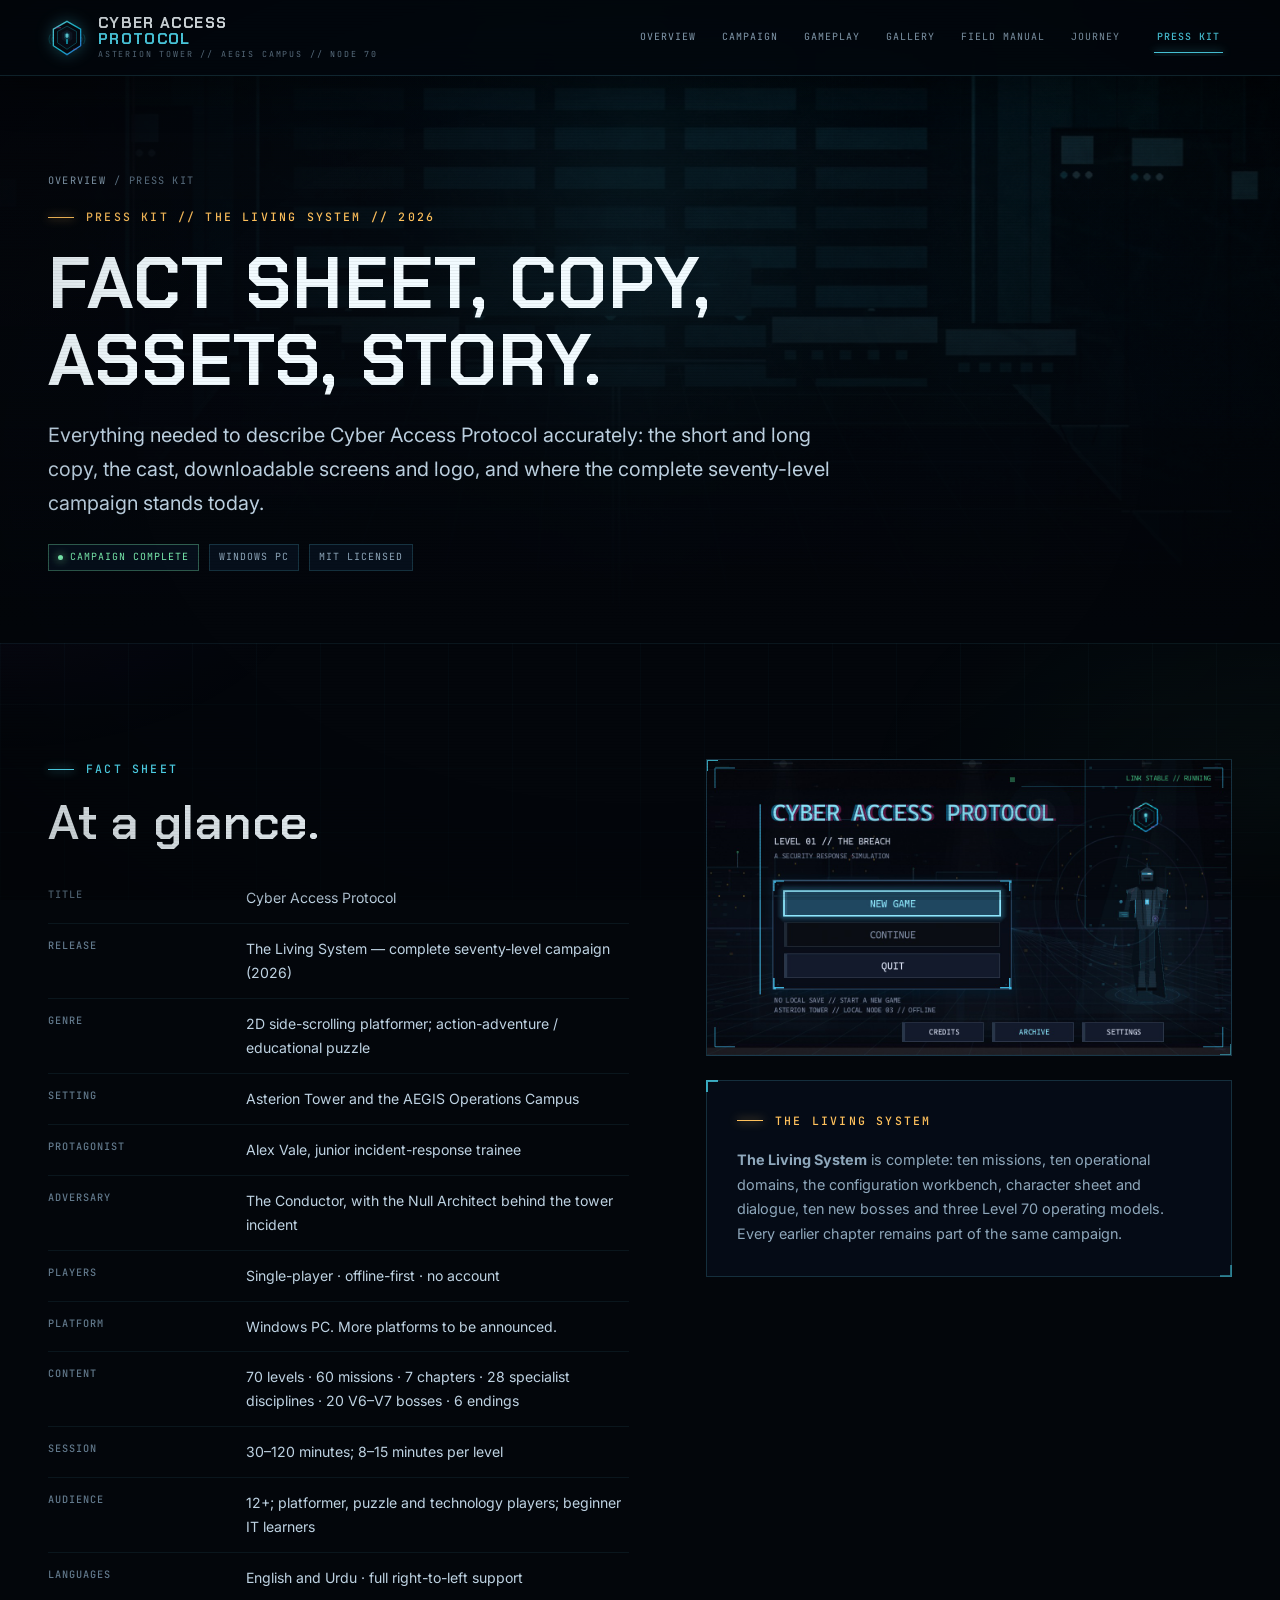
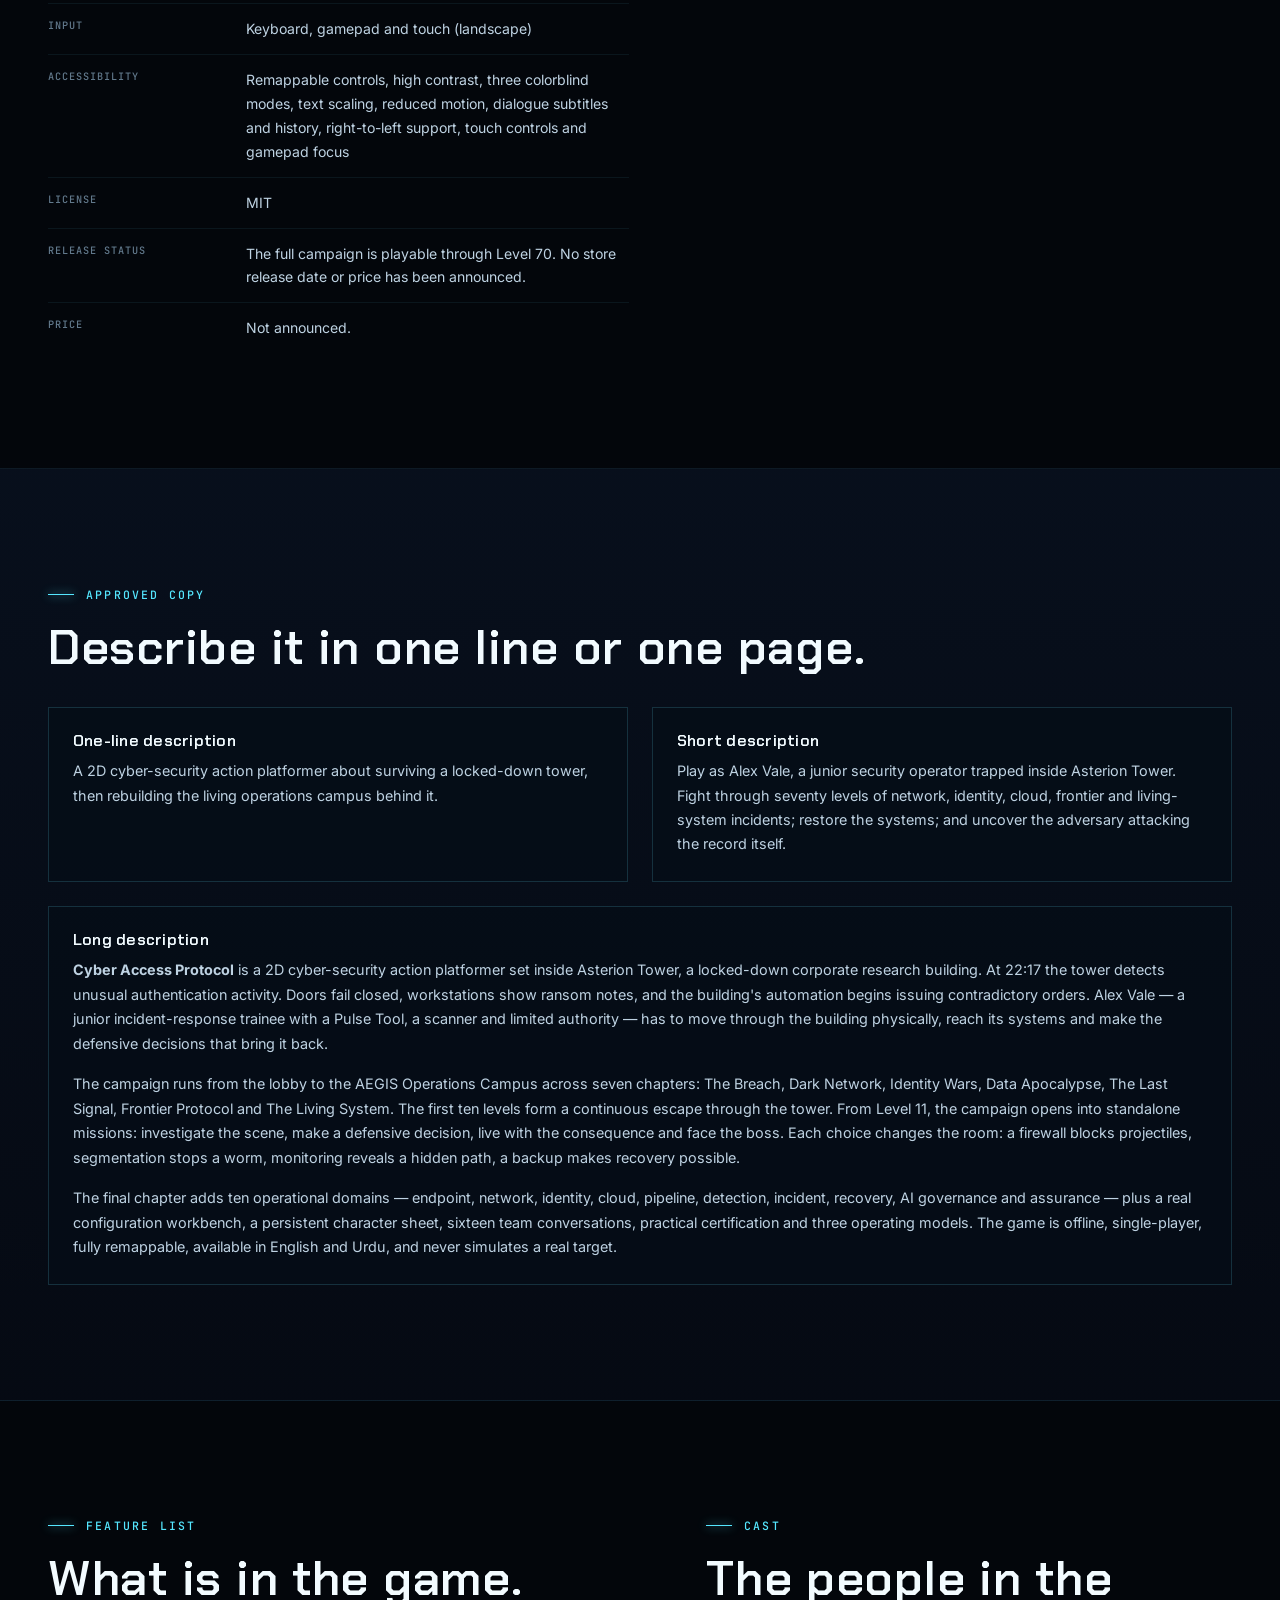
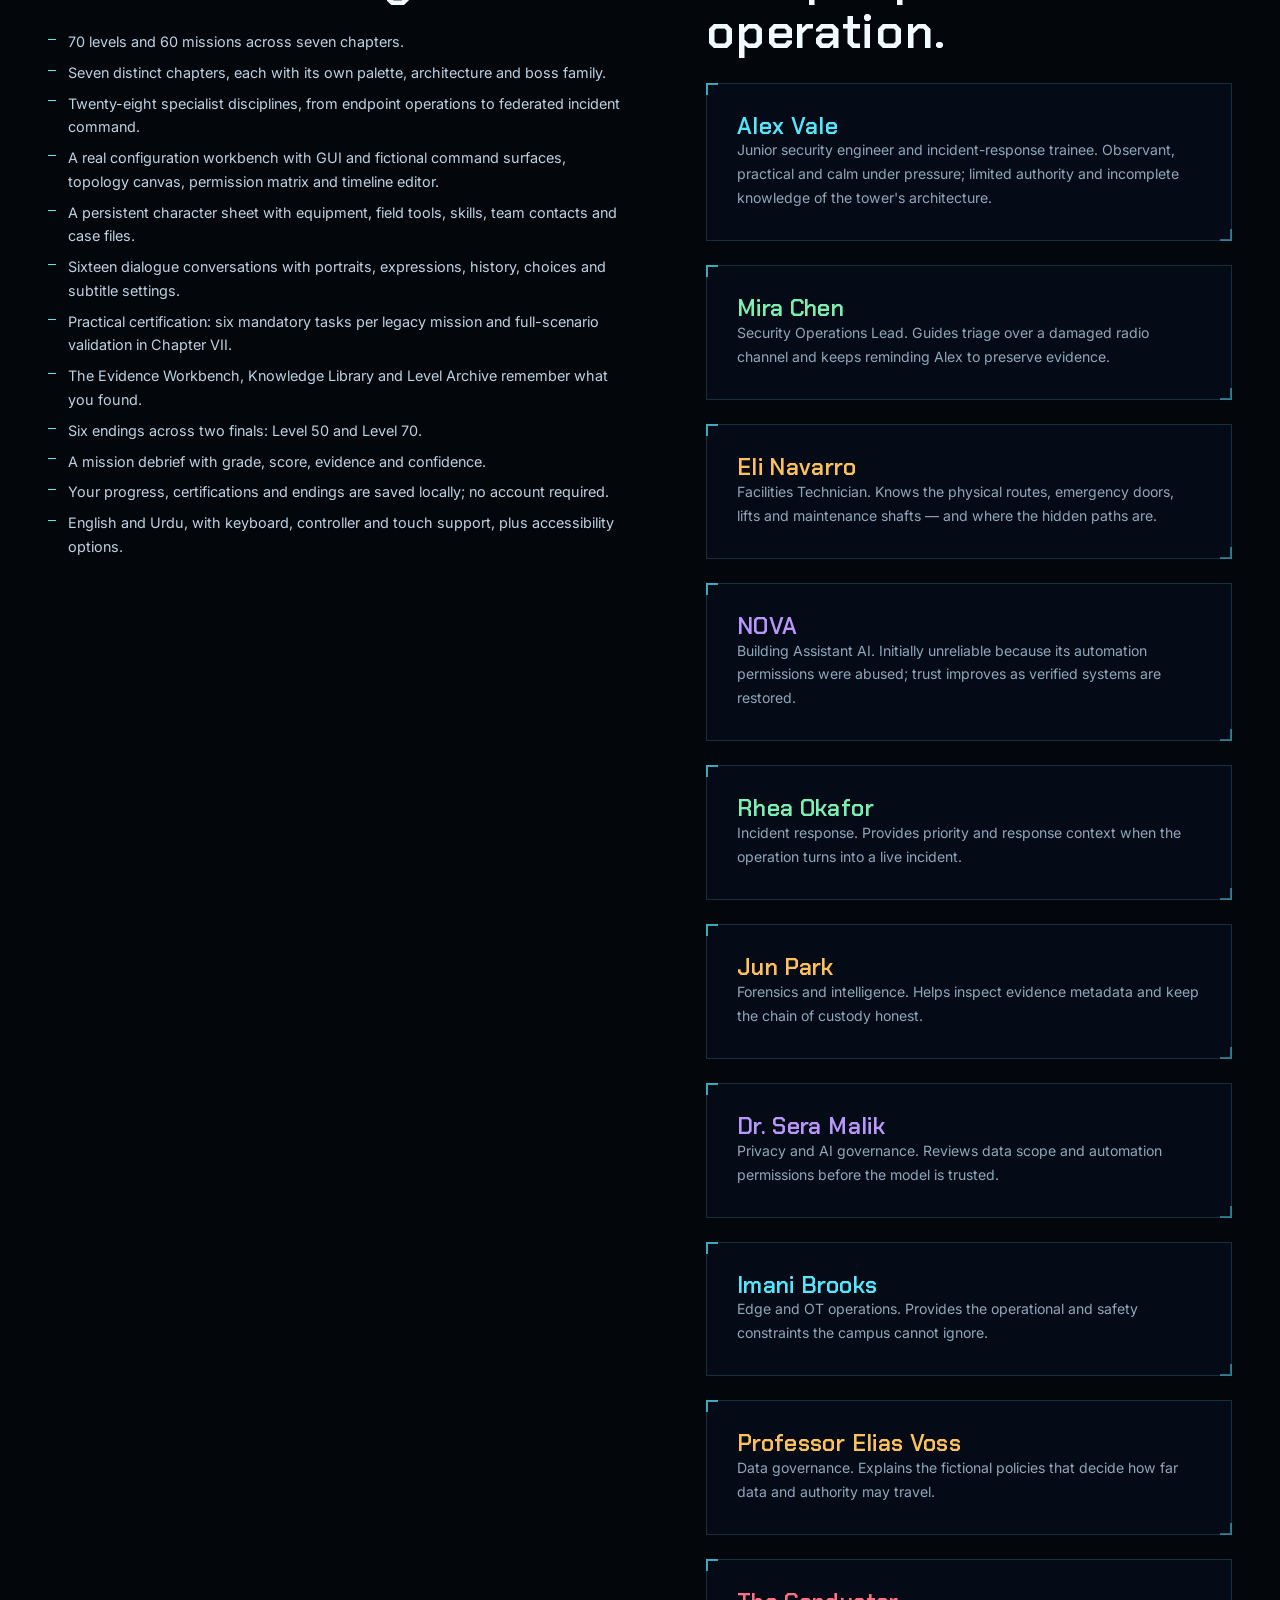
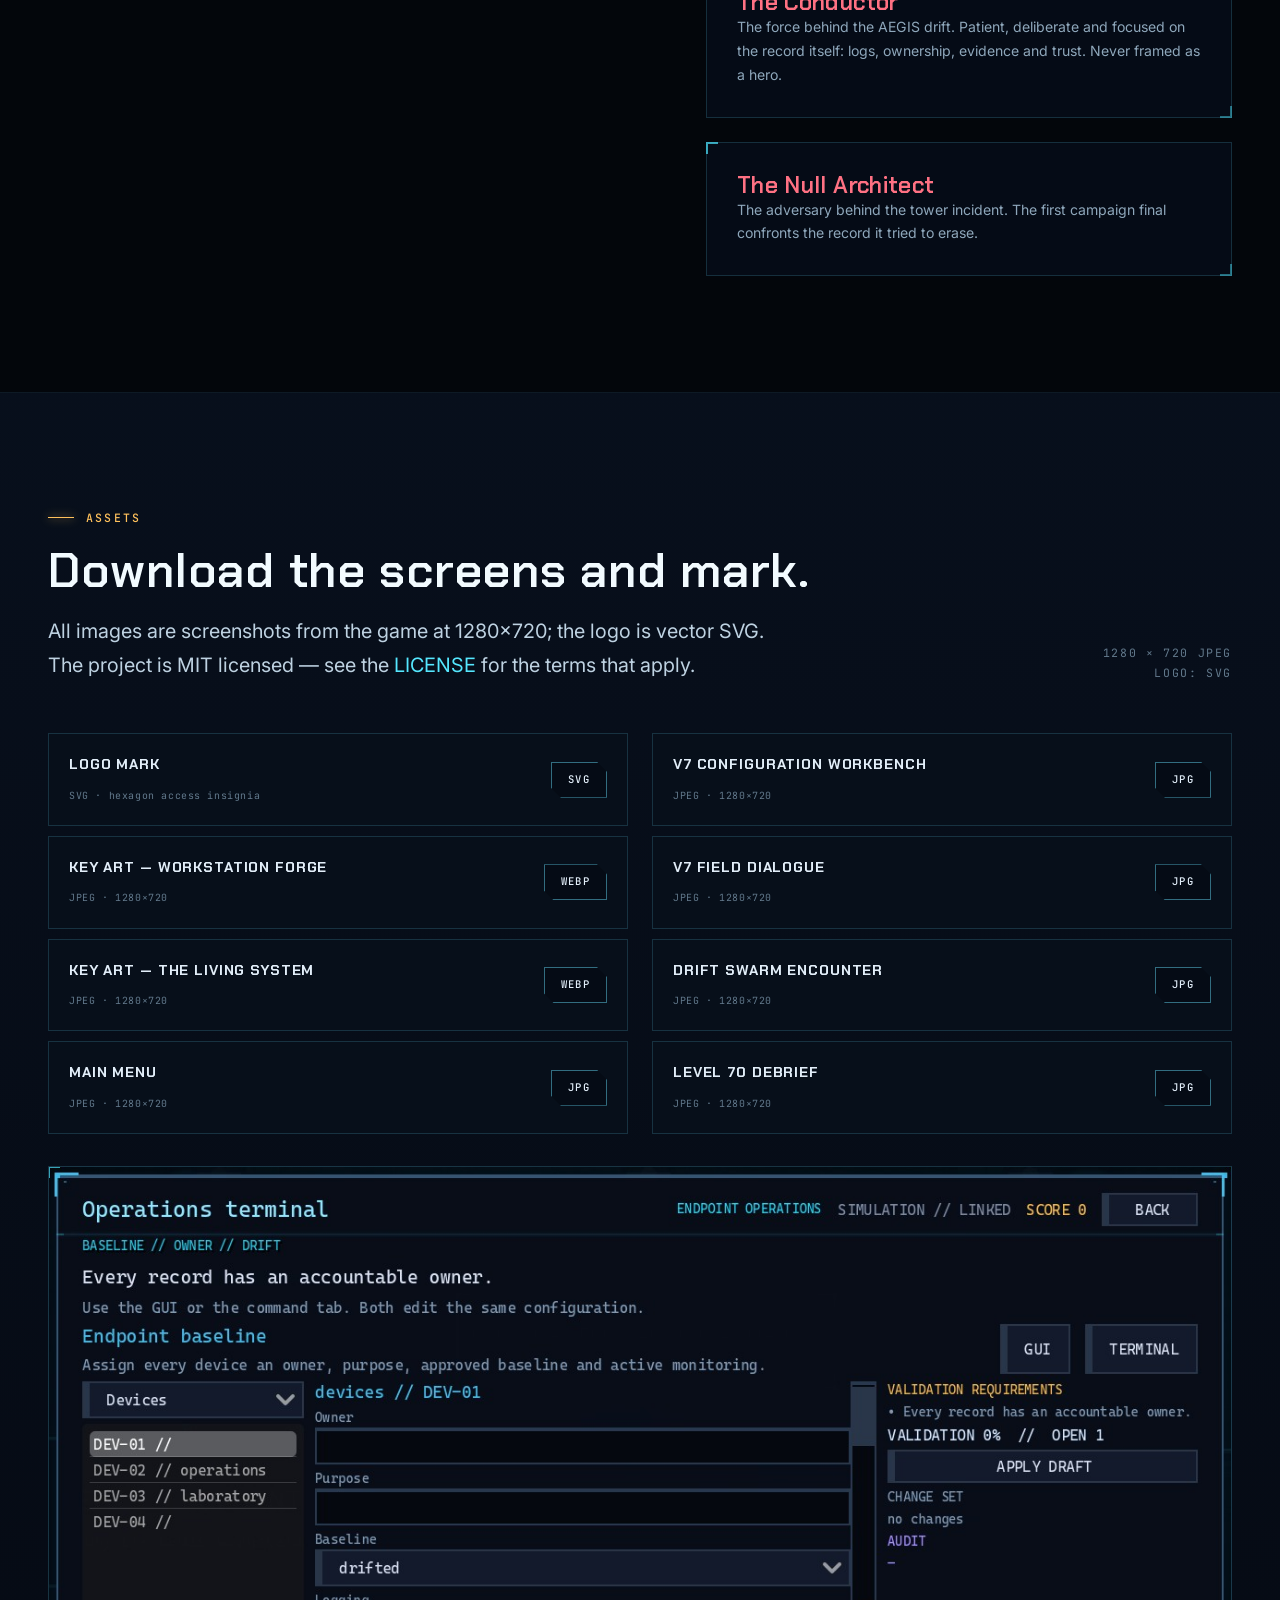
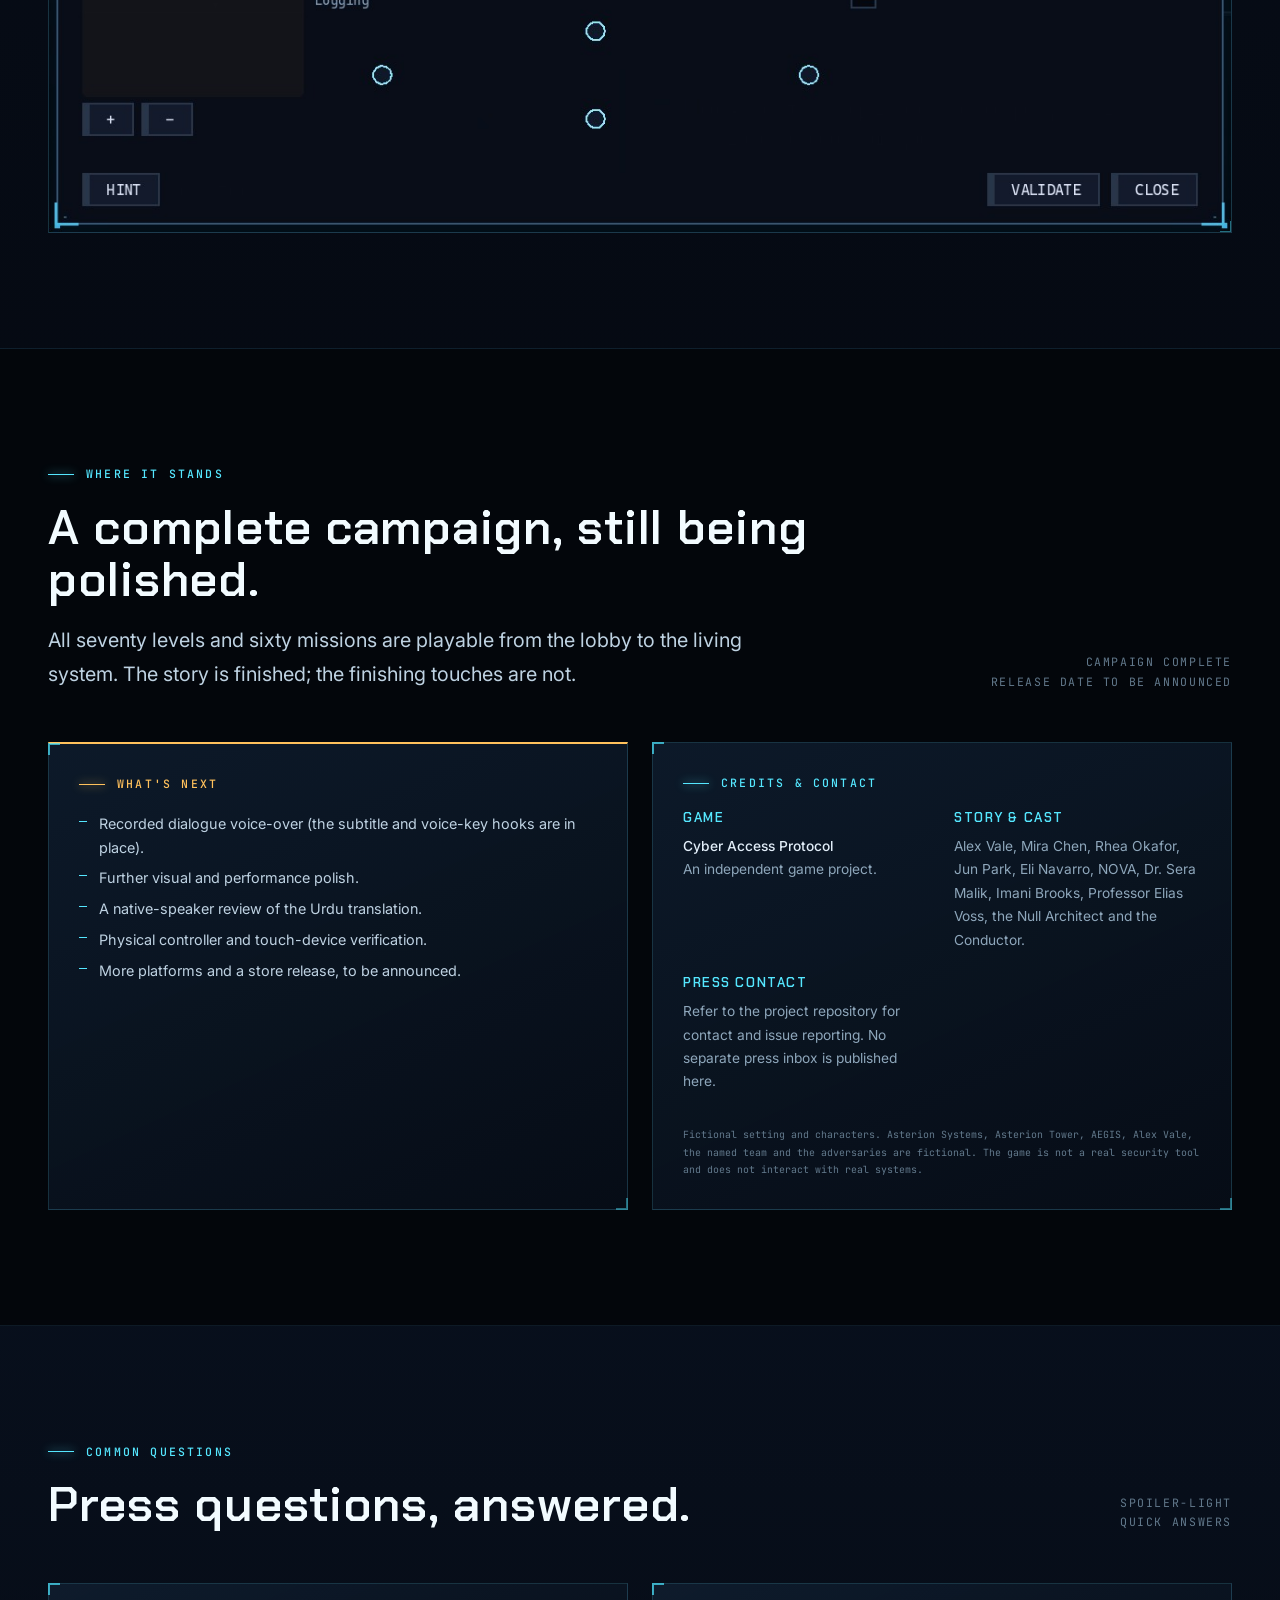
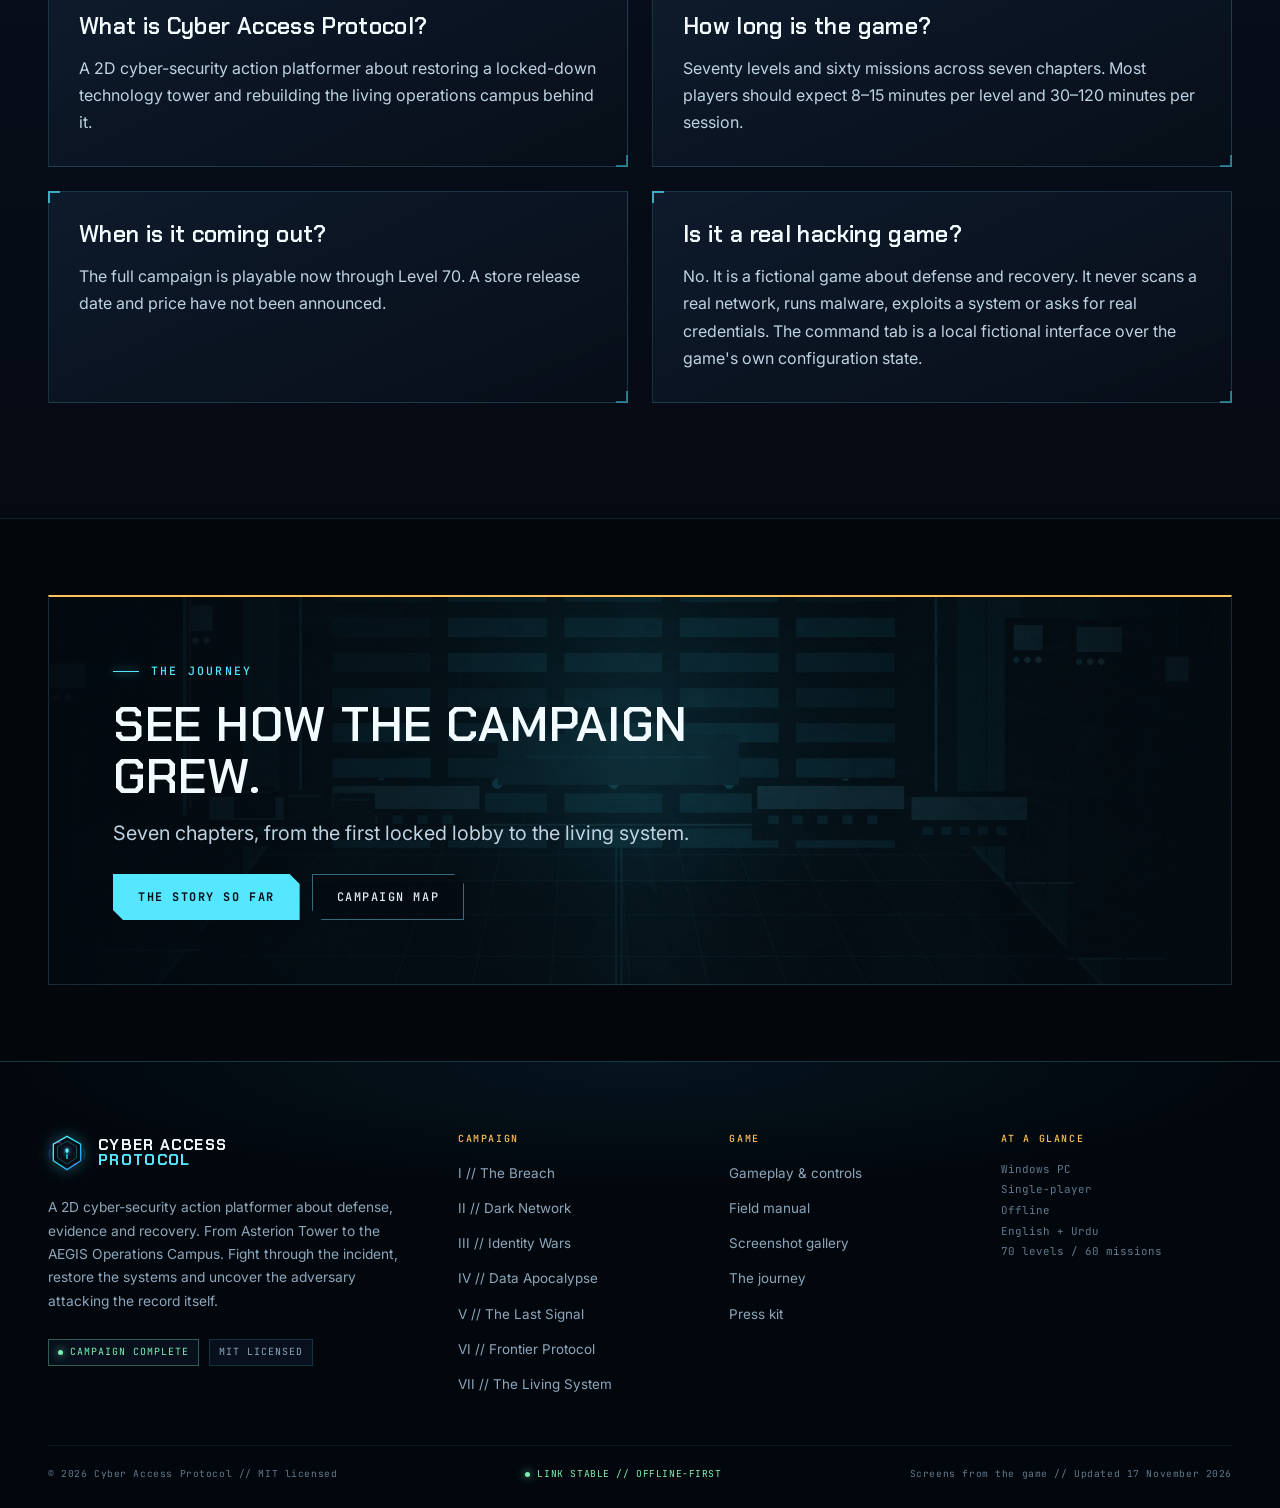
<file: press.html>
<!DOCTYPE html>
<html lang="en">
<head>
  <meta charset="utf-8">
  <meta name="viewport" content="width=device-width, initial-scale=1">
  <title>Press Kit — Cyber Access Protocol</title>
  <meta name="description" content="Press kit for Cyber Access Protocol: fact sheet, approved copy, cast, screenshots, logo and current release status for the 70-level campaign.">
  <meta name="theme-color" content="#03060b">
  <meta name="robots" content="index,follow,max-image-preview:large">
  <meta property="og:updated_time" content="2026-11-17">
  <meta property="og:type" content="website">
  <meta property="og:title" content="Press Kit — Cyber Access Protocol">
  <meta property="og:description" content="Fact sheet, approved copy, cast, screenshots and the 70-level campaign.">
  <meta property="og:image" content="assets/img/v7-zone-61.jpg">
  <meta property="og:site_name" content="Cyber Access Protocol">
  <meta name="twitter:card" content="summary_large_image">
  <link rel="icon" href="favicon.svg" type="image/svg+xml">
  <link rel="preconnect" href="https://fonts.googleapis.com">
  <link rel="preconnect" href="https://fonts.gstatic.com" crossorigin>
  <link href="https://fonts.googleapis.com/css2?family=Chakra+Petch:wght@500;600;700&family=Inter:wght@400;500;600&family=JetBrains+Mono:wght@400;500;700&display=swap" rel="stylesheet">
  <link rel="stylesheet" href="assets/css/site.css?v=6.0.0">
  <link rel="stylesheet" href="assets/css/3d.css?v=2.0.0">
  <script>document.documentElement.classList.add('js');if(!window.matchMedia('(prefers-reduced-motion: reduce)').matches)document.documentElement.classList.add('has-3d');</script>
</head>
<body>
  <a class="skip-link" href="#main">Skip to content</a>

  <header class="site-header">
    <div class="container site-header__inner">
      <a class="brand" href="index.html" aria-label="Cyber Access Protocol — home">
        <img class="brand__mark" src="assets/brand/logo_mark.svg" alt="" width="38" height="38">
        <span class="brand__text">
          <span class="brand__name">Cyber Access</span>
          <span class="brand__name brand__name--accent">Protocol</span>
          <span class="brand__sub">Asterion Tower // AEGIS Campus // Node 70</span>
        </span>
      </a>
      <button class="nav-toggle" type="button" aria-expanded="false" aria-controls="site-nav" aria-label="Toggle navigation"><span></span></button>
      <nav class="site-nav" id="site-nav" aria-label="Primary">
        <a href="index.html">Overview</a>
        <a href="campaign.html">Campaign</a>
        <a href="gameplay.html">Gameplay</a>
        <a href="gallery.html">Gallery</a>
        <a href="field-manual.html">Field Manual</a>
        <a href="changelog.html">Journey</a>
        <a class="btn btn--ghost btn--small header-cta" href="press.html" aria-current="page">Press Kit</a>
      </nav>
    </div>
  </header>

  <main id="main">

    <section class="page-hero">
      <div class="page-hero__bg">
        <img src="assets/img/plate-61.webp" alt="" width="1280" height="720" fetchpriority="high">
      </div>
      <div class="container">
        <div class="breadcrumb"><a href="index.html">Overview</a><span>/</span>Press kit</div>
        <div class="page-hero__content">
          <div class="eyebrow eyebrow--amber">Press kit // The Living System // 2026</div>
          <h1>Fact sheet, copy,<br>assets, story.</h1>
          <p class="lead">
            Everything needed to describe Cyber Access Protocol accurately: the short and
            long copy, the cast, downloadable screens and logo, and where the complete
            seventy-level campaign stands today.
          </p>
          <div class="page-hero__meta">
            <span class="chip chip--live">Campaign complete</span>
            <span class="chip">Windows PC</span>
            <span class="chip">MIT licensed</span>
          </div>
        </div>
      </div>
    </section>

    <!-- ================================================================== -->
    <!-- Fact sheet                                                         -->
    <!-- ================================================================== -->
    <section class="section" aria-labelledby="factsheet-title">
      <div class="container">
        <div class="split" style="align-items:start;">
          <div class="reveal">
            <div class="eyebrow">Fact sheet</div>
            <h2 id="factsheet-title" class="mb-3">At a glance.</h2>
            <table class="factsheet">
              <tbody>
                <tr><th scope="row">Title</th><td>Cyber Access Protocol</td></tr>
                <tr><th scope="row">Release</th><td>The Living System — complete seventy-level campaign (2026)</td></tr>
                <tr><th scope="row">Genre</th><td>2D side-scrolling platformer; action-adventure / educational puzzle</td></tr>
                <tr><th scope="row">Setting</th><td>Asterion Tower and the AEGIS Operations Campus</td></tr>
                <tr><th scope="row">Protagonist</th><td>Alex Vale, junior incident-response trainee</td></tr>
                <tr><th scope="row">Adversary</th><td>The Conductor, with the Null Architect behind the tower incident</td></tr>
                <tr><th scope="row">Players</th><td>Single-player · offline-first · no account</td></tr>
                <tr><th scope="row">Platform</th><td>Windows PC. More platforms to be announced.</td></tr>
                <tr><th scope="row">Content</th><td>70 levels · 60 missions · 7 chapters · 28 specialist disciplines · 20 V6–V7 bosses · 6 endings</td></tr>
                <tr><th scope="row">Session</th><td>30–120 minutes; 8–15 minutes per level</td></tr>
                <tr><th scope="row">Audience</th><td>12+; platformer, puzzle and technology players; beginner IT learners</td></tr>
                <tr><th scope="row">Languages</th><td>English and Urdu · full right-to-left support</td></tr>
                <tr><th scope="row">Input</th><td>Keyboard, gamepad and touch (landscape)</td></tr>
                <tr><th scope="row">Accessibility</th><td>Remappable controls, high contrast, three colorblind modes, text scaling, reduced motion, dialogue subtitles and history, right-to-left support, touch controls and gamepad focus</td></tr>
                <tr><th scope="row">License</th><td>MIT</td></tr>
                <tr><th scope="row">Release status</th><td>The full campaign is playable through Level 70. No store release date or price has been announced.</td></tr>
                <tr><th scope="row">Price</th><td>Not announced.</td></tr>
              </tbody>
            </table>
          </div>

          <div class="reveal">
            <div class="panel" style="padding:0;overflow:hidden;">
              <img src="assets/img/menu.jpg" alt="The Cyber Access Protocol main menu." width="1280" height="720" loading="lazy">
            </div>
            <div class="panel panel--flat mt-3">
              <div class="eyebrow eyebrow--amber">The living system</div>
              <p class="muted" style="font-size:.9rem;">
                <strong>The Living System</strong> is complete: ten missions, ten operational
                domains, the configuration workbench, character sheet and dialogue, ten new
                bosses and three Level 70 operating models. Every earlier chapter remains
                part of the same campaign.
              </p>
            </div>
          </div>
        </div>
      </div>
    </section>

    <!-- ================================================================== -->
    <!-- Copy                                                               -->
    <!-- ================================================================== -->
    <section class="section section--panel" aria-labelledby="copy-title">
      <div class="container">
        <div class="eyebrow">Approved copy</div>
        <h2 id="copy-title" class="mb-4">Describe it in one line or one page.</h2>

        <div class="grid cols-2">
          <div class="copy-block reveal">
            <h3>One-line description</h3>
            <p>A 2D cyber-security action platformer about surviving a locked-down tower, then rebuilding the living operations campus behind it.</p>
          </div>
          <div class="copy-block reveal">
            <h3>Short description</h3>
            <p>Play as Alex Vale, a junior security operator trapped inside Asterion Tower. Fight through seventy levels of network, identity, cloud, frontier and living-system incidents; restore the systems; and uncover the adversary attacking the record itself.</p>
          </div>
        </div>

        <div class="copy-block mt-3 reveal">
          <h3>Long description</h3>
          <p>
            <strong>Cyber Access Protocol</strong> is a 2D cyber-security action platformer
            set inside Asterion Tower, a locked-down corporate research building. At 22:17
            the tower detects unusual authentication activity. Doors fail closed, workstations
            show ransom notes, and the building's automation begins issuing contradictory
            orders. Alex Vale — a junior incident-response trainee with a Pulse Tool, a
            scanner and limited authority — has to move through the building physically,
            reach its systems and make the defensive decisions that bring it back.
          </p>
          <p class="mt-2">
            The campaign runs from the lobby to the AEGIS Operations Campus across seven
            chapters: The Breach, Dark Network, Identity Wars, Data Apocalypse, The Last
            Signal, Frontier Protocol and The Living System. The first ten levels form a
            continuous escape through the tower. From Level 11, the campaign opens into
            standalone missions: investigate the scene, make a defensive decision, live with
            the consequence and face the boss. Each choice changes the room: a firewall
            blocks projectiles, segmentation stops a worm, monitoring reveals a hidden path,
            a backup makes recovery possible.
          </p>
          <p class="mt-2">
            The final chapter adds ten operational domains — endpoint, network, identity,
            cloud, pipeline, detection, incident, recovery, AI governance and assurance —
            plus a real configuration workbench, a persistent character sheet, sixteen
            team conversations, practical certification and three operating models. The game
            is offline, single-player, fully remappable, available in English and Urdu, and
            never simulates a real target.
          </p>
        </div>
      </div>
    </section>

    <!-- ================================================================== -->
    <!-- Features + cast                                                    -->
    <!-- ================================================================== -->
    <section class="section" aria-labelledby="features-title">
      <div class="container">
        <div class="split" style="align-items:start;">
          <div class="reveal">
            <div class="eyebrow">Feature list</div>
            <h2 id="features-title" class="mb-3">What is in the game.</h2>
            <ul class="release__list">
              <li>70 levels and 60 missions across seven chapters.</li>
              <li>Seven distinct chapters, each with its own palette, architecture and boss family.</li>
              <li>Twenty-eight specialist disciplines, from endpoint operations to federated incident command.</li>
              <li>A real configuration workbench with GUI and fictional command surfaces, topology canvas, permission matrix and timeline editor.</li>
              <li>A persistent character sheet with equipment, field tools, skills, team contacts and case files.</li>
              <li>Sixteen dialogue conversations with portraits, expressions, history, choices and subtitle settings.</li>
              <li>Practical certification: six mandatory tasks per legacy mission and full-scenario validation in Chapter VII.</li>
              <li>The Evidence Workbench, Knowledge Library and Level Archive remember what you found.</li>
              <li>Six endings across two finals: Level 50 and Level 70.</li>
              <li>A mission debrief with grade, score, evidence and confidence.</li>
              <li>Your progress, certifications and endings are saved locally; no account required.</li>
              <li>English and Urdu, with keyboard, controller and touch support, plus accessibility options.</li>
            </ul>
          </div>

          <div class="reveal">
            <div class="eyebrow">Cast</div>
            <h2 class="mb-3">The people in the operation.</h2>
            <div class="panel panel--flat mb-3">
              <h3 class="cyan mb-1">Alex Vale</h3>
              <p class="muted" style="font-size:.88rem;">Junior security engineer and incident-response trainee. Observant, practical and calm under pressure; limited authority and incomplete knowledge of the tower's architecture.</p>
            </div>
            <div class="panel panel--flat mb-3">
              <h3 class="green mb-1">Mira Chen</h3>
              <p class="muted" style="font-size:.88rem;">Security Operations Lead. Guides triage over a damaged radio channel and keeps reminding Alex to preserve evidence.</p>
            </div>
            <div class="panel panel--flat mb-3">
              <h3 class="amber mb-1">Eli Navarro</h3>
              <p class="muted" style="font-size:.88rem;">Facilities Technician. Knows the physical routes, emergency doors, lifts and maintenance shafts — and where the hidden paths are.</p>
            </div>
            <div class="panel panel--flat mb-3">
              <h3 class="violet mb-1">NOVA</h3>
              <p class="muted" style="font-size:.88rem;">Building Assistant AI. Initially unreliable because its automation permissions were abused; trust improves as verified systems are restored.</p>
            </div>
            <div class="panel panel--flat mb-3">
              <h3 class="green mb-1">Rhea Okafor</h3>
              <p class="muted" style="font-size:.88rem;">Incident response. Provides priority and response context when the operation turns into a live incident.</p>
            </div>
            <div class="panel panel--flat mb-3">
              <h3 class="amber mb-1">Jun Park</h3>
              <p class="muted" style="font-size:.88rem;">Forensics and intelligence. Helps inspect evidence metadata and keep the chain of custody honest.</p>
            </div>
            <div class="panel panel--flat mb-3">
              <h3 class="violet mb-1">Dr. Sera Malik</h3>
              <p class="muted" style="font-size:.88rem;">Privacy and AI governance. Reviews data scope and automation permissions before the model is trusted.</p>
            </div>
            <div class="panel panel--flat mb-3">
              <h3 class="cyan mb-1">Imani Brooks</h3>
              <p class="muted" style="font-size:.88rem;">Edge and OT operations. Provides the operational and safety constraints the campus cannot ignore.</p>
            </div>
            <div class="panel panel--flat mb-3">
              <h3 class="amber mb-1">Professor Elias Voss</h3>
              <p class="muted" style="font-size:.88rem;">Data governance. Explains the fictional policies that decide how far data and authority may travel.</p>
            </div>
            <div class="panel panel--flat mb-3">
              <h3 style="color:var(--red);" class="mb-1">The Conductor</h3>
              <p class="muted" style="font-size:.88rem;">The force behind the AEGIS drift. Patient, deliberate and focused on the record itself: logs, ownership, evidence and trust. Never framed as a hero.</p>
            </div>
            <div class="panel panel--flat">
              <h3 style="color:var(--red);" class="mb-1">The Null Architect</h3>
              <p class="muted" style="font-size:.88rem;">The adversary behind the tower incident. The first campaign final confronts the record it tried to erase.</p>
            </div>
          </div>
        </div>
      </div>
    </section>

    <!-- ================================================================== -->
    <!-- Assets                                                             -->
    <!-- ================================================================== -->
    <section class="section section--panel" aria-labelledby="assets-title">
      <div class="container">
        <div class="section-head reveal">
          <div>
            <div class="eyebrow eyebrow--amber">Assets</div>
            <h2 id="assets-title">Download the screens and mark.</h2>
            <p class="lead mt-2">
              All images are screenshots from the game at 1280×720; the logo is vector
              SVG. The project is MIT licensed — see the
              <a href="LICENSE">LICENSE</a> for the terms that apply.
            </p>
          </div>
          <div class="section-head__aside">1280 × 720 JPEG<br>Logo: SVG</div>
        </div>

        <div class="grid cols-2">
          <div class="reveal">
            <div class="download">
              <div><b>Logo mark</b><span>SVG · hexagon access insignia</span></div>
              <a class="btn btn--ghost btn--small" href="assets/brand/logo_mark.svg" download>SVG</a>
            </div>
            <div class="download">
              <div><b>Key art — Workstation Forge</b><span>JPEG · 1280×720</span></div>
              <a class="btn btn--ghost btn--small" href="assets/img/level-61.webp" download>WEBP</a>
            </div>
            <div class="download">
              <div><b>Key art — The Living System</b><span>JPEG · 1280×720</span></div>
              <a class="btn btn--ghost btn--small" href="assets/img/plate-70.webp" download>WEBP</a>
            </div>
            <div class="download">
              <div><b>Main menu</b><span>JPEG · 1280×720</span></div>
              <a class="btn btn--ghost btn--small" href="assets/img/menu.jpg" download>JPG</a>
            </div>
          </div>
          <div class="reveal">
            <div class="download">
              <div><b>V7 configuration workbench</b><span>JPEG · 1280×720</span></div>
              <a class="btn btn--ghost btn--small" href="assets/img/v7-terminal-61.jpg" download>JPG</a>
            </div>
            <div class="download">
              <div><b>V7 field dialogue</b><span>JPEG · 1280×720</span></div>
              <a class="btn btn--ghost btn--small" href="assets/img/v7-dialogue-61.jpg" download>JPG</a>
            </div>
            <div class="download">
              <div><b>Drift Swarm encounter</b><span>JPEG · 1280×720</span></div>
              <a class="btn btn--ghost btn--small" href="assets/img/v7-boss-61.jpg" download>JPG</a>
            </div>
            <div class="download">
              <div><b>Level 70 debrief</b><span>JPEG · 1280×720</span></div>
              <a class="btn btn--ghost btn--small" href="assets/img/v7-debrief-70.jpg" download>JPG</a>
            </div>
          </div>
        </div>

        <div class="panel mt-4 reveal" style="padding:0;overflow:hidden;">
          <img src="assets/img/v7-terminal-61.jpg" alt="The V7 configuration workbench with device records and validation requirements." width="1280" height="720" loading="lazy">
        </div>
      </div>
    </section>

    <!-- ================================================================== -->
    <!-- Status, credits and questions                                      -->
    <!-- ================================================================== -->
    <section class="section" aria-labelledby="status-title">
      <div class="container">
        <div class="section-head reveal">
          <div>
            <div class="eyebrow">Where it stands</div>
            <h2 id="status-title">A complete campaign, still being polished.</h2>
            <p class="lead mt-2">
              All seventy levels and sixty missions are playable from the lobby to the
              living system. The story is finished; the finishing touches are not.
            </p>
          </div>
          <div class="section-head__aside">Campaign complete<br>Release date to be announced</div>
        </div>

        <div class="grid cols-2">
          <div class="panel panel--amber reveal">
            <div class="eyebrow eyebrow--amber">What's next</div>
            <ul class="release__list">
              <li>Recorded dialogue voice-over (the subtitle and voice-key hooks are in place).</li>
              <li>Further visual and performance polish.</li>
              <li>A native-speaker review of the Urdu translation.</li>
              <li>Physical controller and touch-device verification.</li>
              <li>More platforms and a store release, to be announced.</li>
            </ul>
          </div>
          <div class="panel reveal">
            <div class="eyebrow">Credits &amp; contact</div>
            <div class="credits-list">
              <div>
                <h3>Game</h3>
                <p><b>Cyber Access Protocol</b><br>An independent game project.</p>
              </div>
              <div>
                <h3>Story &amp; cast</h3>
                <p>Alex Vale, Mira Chen, Rhea Okafor, Jun Park, Eli Navarro, NOVA, Dr. Sera Malik, Imani Brooks, Professor Elias Voss, the Null Architect and the Conductor.</p>
              </div>
              <div>
                <h3>Press contact</h3>
                <p>Refer to the project repository for contact and issue reporting. No separate press inbox is published here.</p>
              </div>
            </div>
            <p class="mono dim mt-4" style="font-size:.62rem;line-height:1.8;">
              Fictional setting and characters. Asterion Systems, Asterion Tower, AEGIS,
              Alex Vale, the named team and the adversaries are fictional. The game is not a
              real security tool and does not interact with real systems.
            </p>
          </div>
        </div>
      </div>
    </section>

    <section class="section section--panel" id="faq" aria-labelledby="faq-title">
      <div class="container">
        <div class="section-head reveal">
          <div>
            <div class="eyebrow">Common questions</div>
            <h2 id="faq-title">Press questions, answered.</h2>
          </div>
          <div class="section-head__aside">Spoiler-light<br>Quick answers</div>
        </div>
        <div class="grid cols-2">
          <div class="panel reveal">
            <h3 class="mb-2">What is Cyber Access Protocol?</h3>
            <p>A 2D cyber-security action platformer about restoring a locked-down technology tower and rebuilding the living operations campus behind it.</p>
          </div>
          <div class="panel reveal">
            <h3 class="mb-2">How long is the game?</h3>
            <p>Seventy levels and sixty missions across seven chapters. Most players should expect 8–15 minutes per level and 30–120 minutes per session.</p>
          </div>
          <div class="panel reveal">
            <h3 class="mb-2">When is it coming out?</h3>
            <p>The full campaign is playable now through Level 70. A store release date and price have not been announced.</p>
          </div>
          <div class="panel reveal">
            <h3 class="mb-2">Is it a real hacking game?</h3>
            <p>No. It is a fictional game about defense and recovery. It never scans a real network, runs malware, exploits a system or asks for real credentials. The command tab is a local fictional interface over the game's own configuration state.</p>
          </div>
        </div>
      </div>
    </section>

    <section class="section section--tight">
      <div class="container">
        <div class="cta-band reveal">
          <div class="cta-band__inner">
            <div class="eyebrow">The journey</div>
            <h2>See how the campaign grew.</h2>
            <p class="lead">Seven chapters, from the first locked lobby to the living system.</p>
            <div class="btn-row">
              <a class="btn btn--primary" href="changelog.html">The story so far</a>
              <a class="btn btn--ghost" href="campaign.html">Campaign map</a>
            </div>
          </div>
        </div>
      </div>
    </section>

  </main>

  <footer class="site-footer">
    <div class="container">
      <div class="footer-grid">
        <div class="footer-brand">
          <a class="brand" href="index.html" aria-label="Cyber Access Protocol — home">
            <img class="brand__mark" src="assets/brand/logo_mark.svg" alt="" width="38" height="38">
            <span class="brand__text">
              <span class="brand__name">Cyber Access</span>
              <span class="brand__name brand__name--accent">Protocol</span>
            </span>
          </a>
          <p>
            A 2D cyber-security action platformer about defense, evidence and recovery.
            From Asterion Tower to the AEGIS Operations Campus. Fight through the incident,
            restore the systems and uncover the adversary attacking the record itself.
          </p>
          <div class="hero__meta">
            <span class="chip chip--live">Campaign complete</span>
            <span class="chip">MIT licensed</span>
          </div>
        </div>
        <div class="footer-col">
          <h3>Campaign</h3>
          <ul>
            <li><a href="campaign.html#chapter-1">I // The Breach</a></li>
            <li><a href="campaign.html#chapter-2">II // Dark Network</a></li>
            <li><a href="campaign.html#chapter-3">III // Identity Wars</a></li>
            <li><a href="campaign.html#chapter-4">IV // Data Apocalypse</a></li>
            <li><a href="campaign.html#chapter-5">V // The Last Signal</a></li>
            <li><a href="campaign.html#chapter-6">VI // Frontier Protocol</a></li>
            <li><a href="campaign.html#chapter-7">VII // The Living System</a></li>
          </ul>
        </div>
        <div class="footer-col">
          <h3>Game</h3>
          <ul>
            <li><a href="gameplay.html">Gameplay &amp; controls</a></li>
            <li><a href="field-manual.html">Field manual</a></li>
            <li><a href="gallery.html">Screenshot gallery</a></li>
            <li><a href="changelog.html">The journey</a></li>
            <li><a href="press.html">Press kit</a></li>
          </ul>
        </div>
        <div class="footer-col">
          <h3>At a glance</h3>
          <p>
            Windows PC<br>
            Single-player<br>
            Offline<br>
            English + Urdu<br>
            70 levels / 60 missions
          </p>
        </div>
      </div>
      <div class="footer-bottom">
        <span>© 2026 Cyber Access Protocol // MIT licensed</span>
        <span class="status">LINK STABLE // OFFLINE-FIRST</span>
        <span>Screens from the game // Updated 17 November 2026</span>
      </div>
    </div>
  </footer>

  <button class="back-top" type="button" aria-label="Back to top">↑</button>
  <script src="assets/js/site.js?v=7.0.0" defer></script>
</body>
</html>
</file>
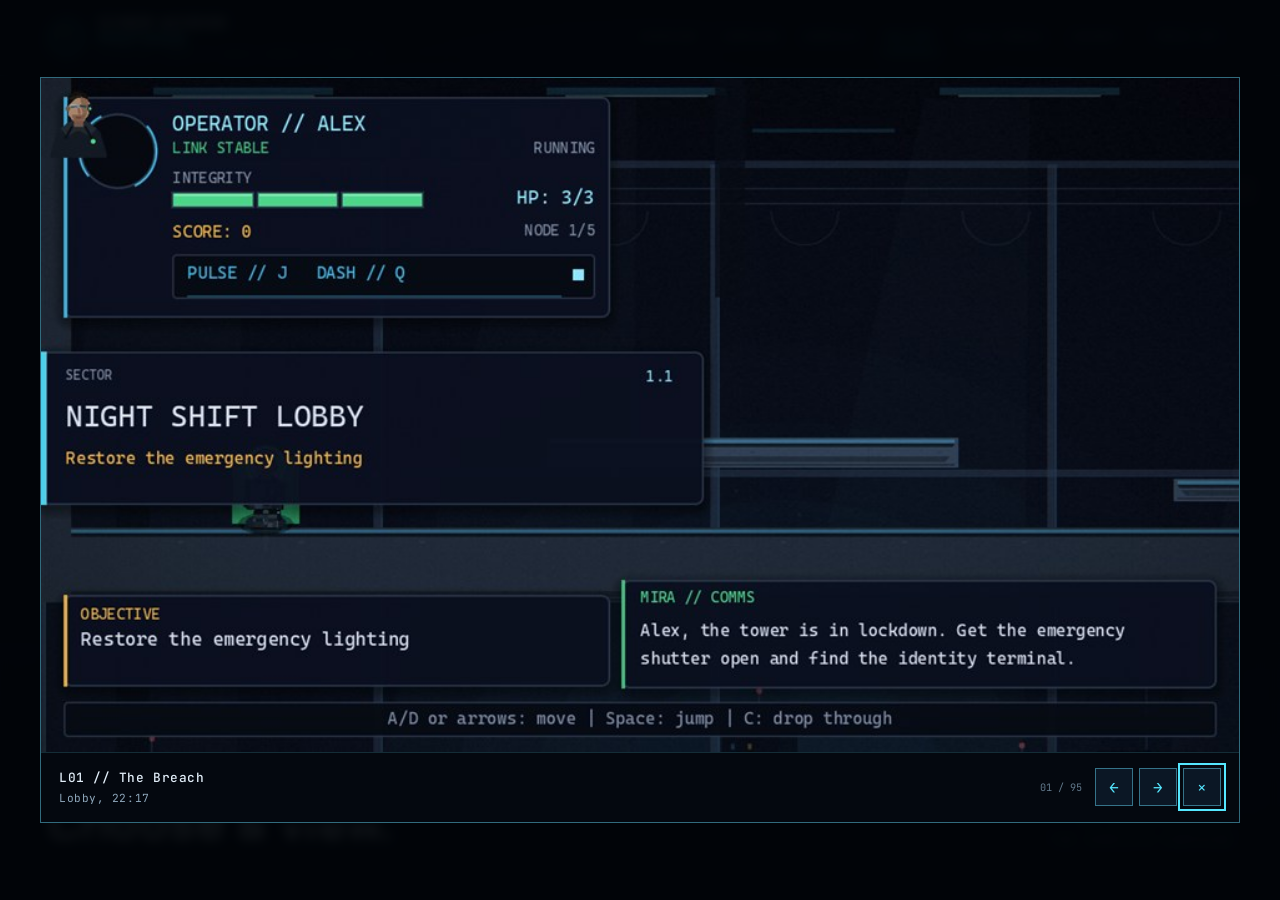
<file: _build/lightbox-view.html>
<!DOCTYPE html>
<html lang="en">
<head>
  <meta charset="utf-8">
  <title>Lightbox viewer</title>
  <style>
    html, body { margin: 0; padding: 0; overflow: hidden; background: #04070d; }
    iframe { display: block; border: 0; width: 100vw; height: 100vh; }
  </style>
</head>
<body>
  <iframe id="frame" src="../gallery.html" title="Gallery lightbox check"></iframe>
  <script>
    var frame = document.getElementById('frame');
    frame.onload = function () {
      var shot = frame.contentDocument.querySelector('.shot:not([hidden])');
      if (shot) shot.click();
    };
  </script>
</body>
</html>
</file>
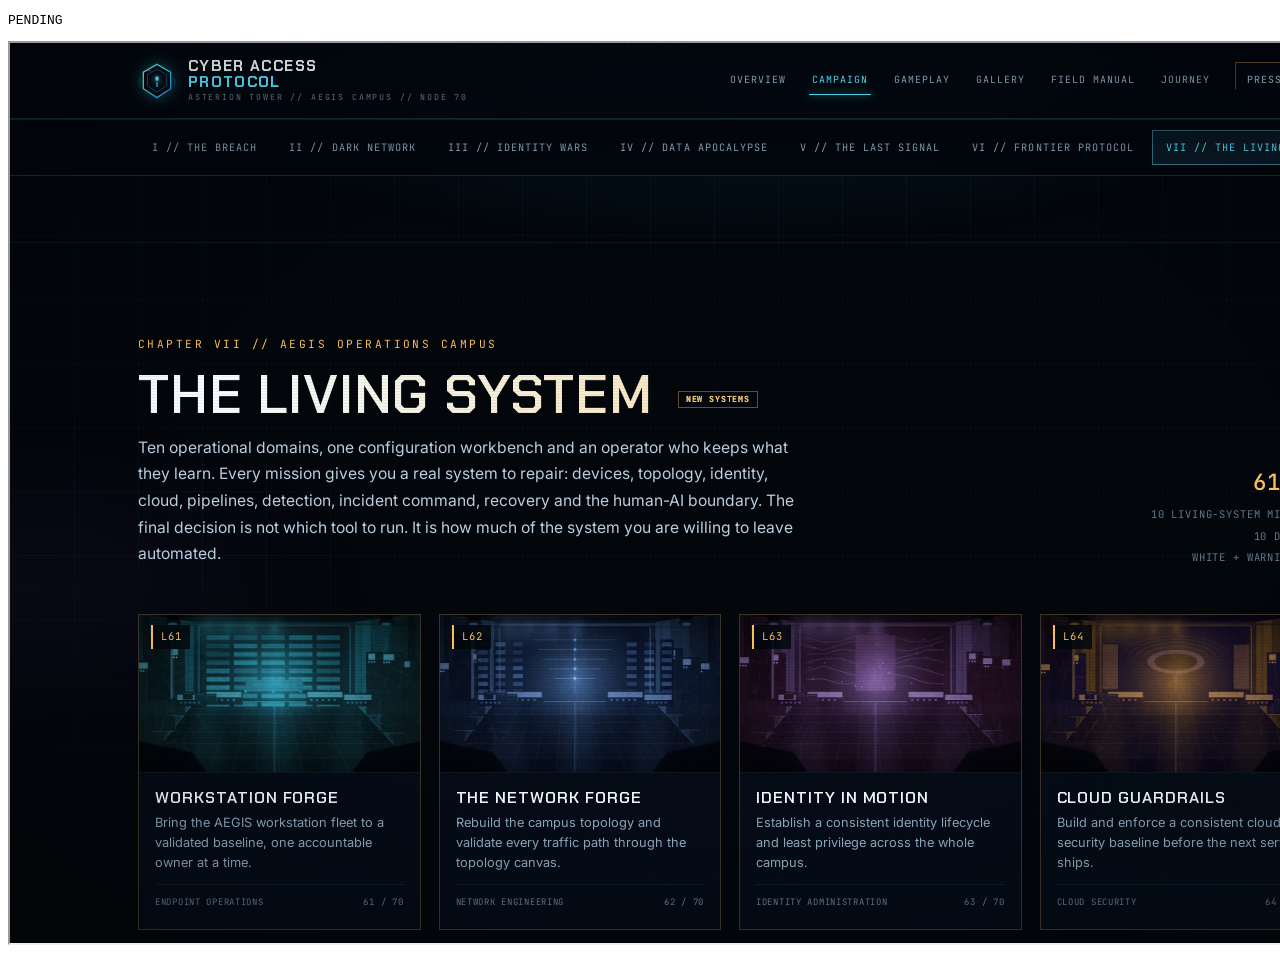
<file: _build/metrics.html>
<!DOCTYPE html>
<html lang="en">
<head><meta charset="utf-8">
  <meta name="robots" content="noindex"><title>Metrics</title></head>
<body>
<pre id="out">PENDING</pre>
<iframe id="frame" src="../campaign.html#chapter-7" style="width:1440px;height:900px"></iframe>
<script>
  document.getElementById('frame').onload = function () {
    setTimeout(function () {
      var f = document.getElementById('frame');
      var w = f.contentWindow;
      var d = f.contentDocument;
      var target = d.getElementById('chapter-7');
      var nav = d.querySelector('.chapter-nav');
      var html = d.documentElement;
      var rect = target.getBoundingClientRect();
      document.getElementById('out').textContent = JSON.stringify({
        scrollY: w.scrollY,
        targetOffsetTop: target.offsetTop,
        targetRectTop: rect.top,
        targetHeight: rect.height,
        chapterNavHeight: nav ? nav.getBoundingClientRect().height : null,
        scrollPaddingTop: getComputedStyle(html).scrollPaddingTop,
        scrollMarginTop: getComputedStyle(target).scrollMarginTop,
        bodyScrollHeight: d.body.scrollHeight,
        active: (d.querySelector('.chapter-nav a.is-active') || {}).textContent
      });
    }, 3500);
  };
</script>
</body>
</html>
</file>
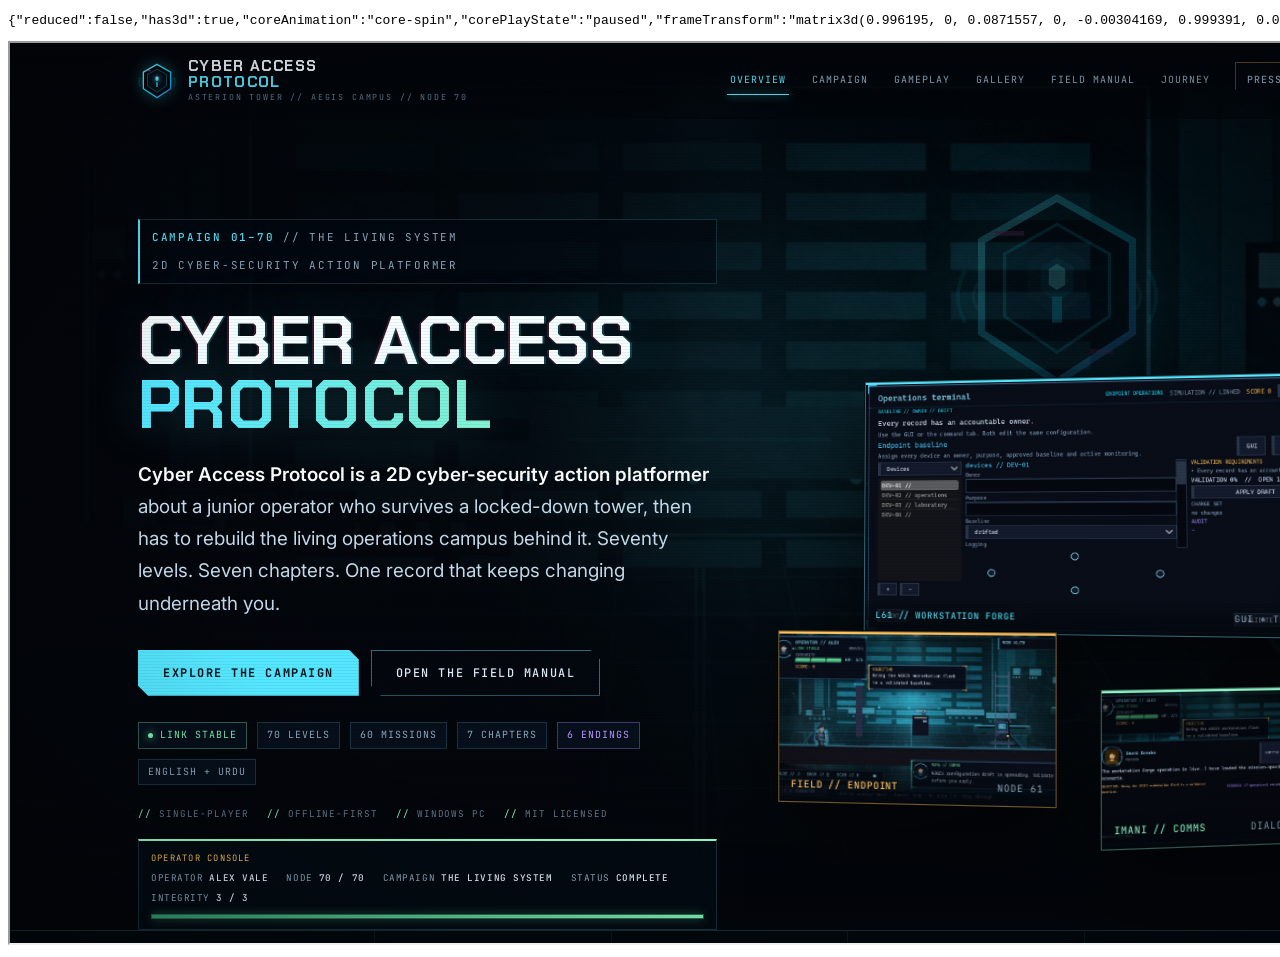
<file: _build/motion.html>
<!DOCTYPE html>
<html lang="en">
<head><meta charset="utf-8">
  <meta name="robots" content="noindex"><title>Motion check</title></head>
<body>
<pre id="out">PENDING</pre>
<iframe id="frame" src="../index.html" style="width:1440px;height:900px"></iframe>
<script>
  document.getElementById('frame').onload = function () {
    setTimeout(function () {
      var f = document.getElementById('frame');
      var w = f.contentWindow;
      var d = f.contentDocument;
      var core = d.querySelector('.core');
      var frameMain = d.querySelector('.hero-frame--main');
      document.getElementById('out').textContent = JSON.stringify({
        reduced: w.matchMedia('(prefers-reduced-motion: reduce)').matches,
        has3d: d.documentElement.classList.contains('has-3d'),
        coreAnimation: core ? w.getComputedStyle(core).animationName : null,
        corePlayState: core ? w.getComputedStyle(core).animationPlayState : null,
        frameTransform: frameMain ? w.getComputedStyle(frameMain).transform : null
      });
    }, 900);
  };
</script>
</body>
</html>
</file>
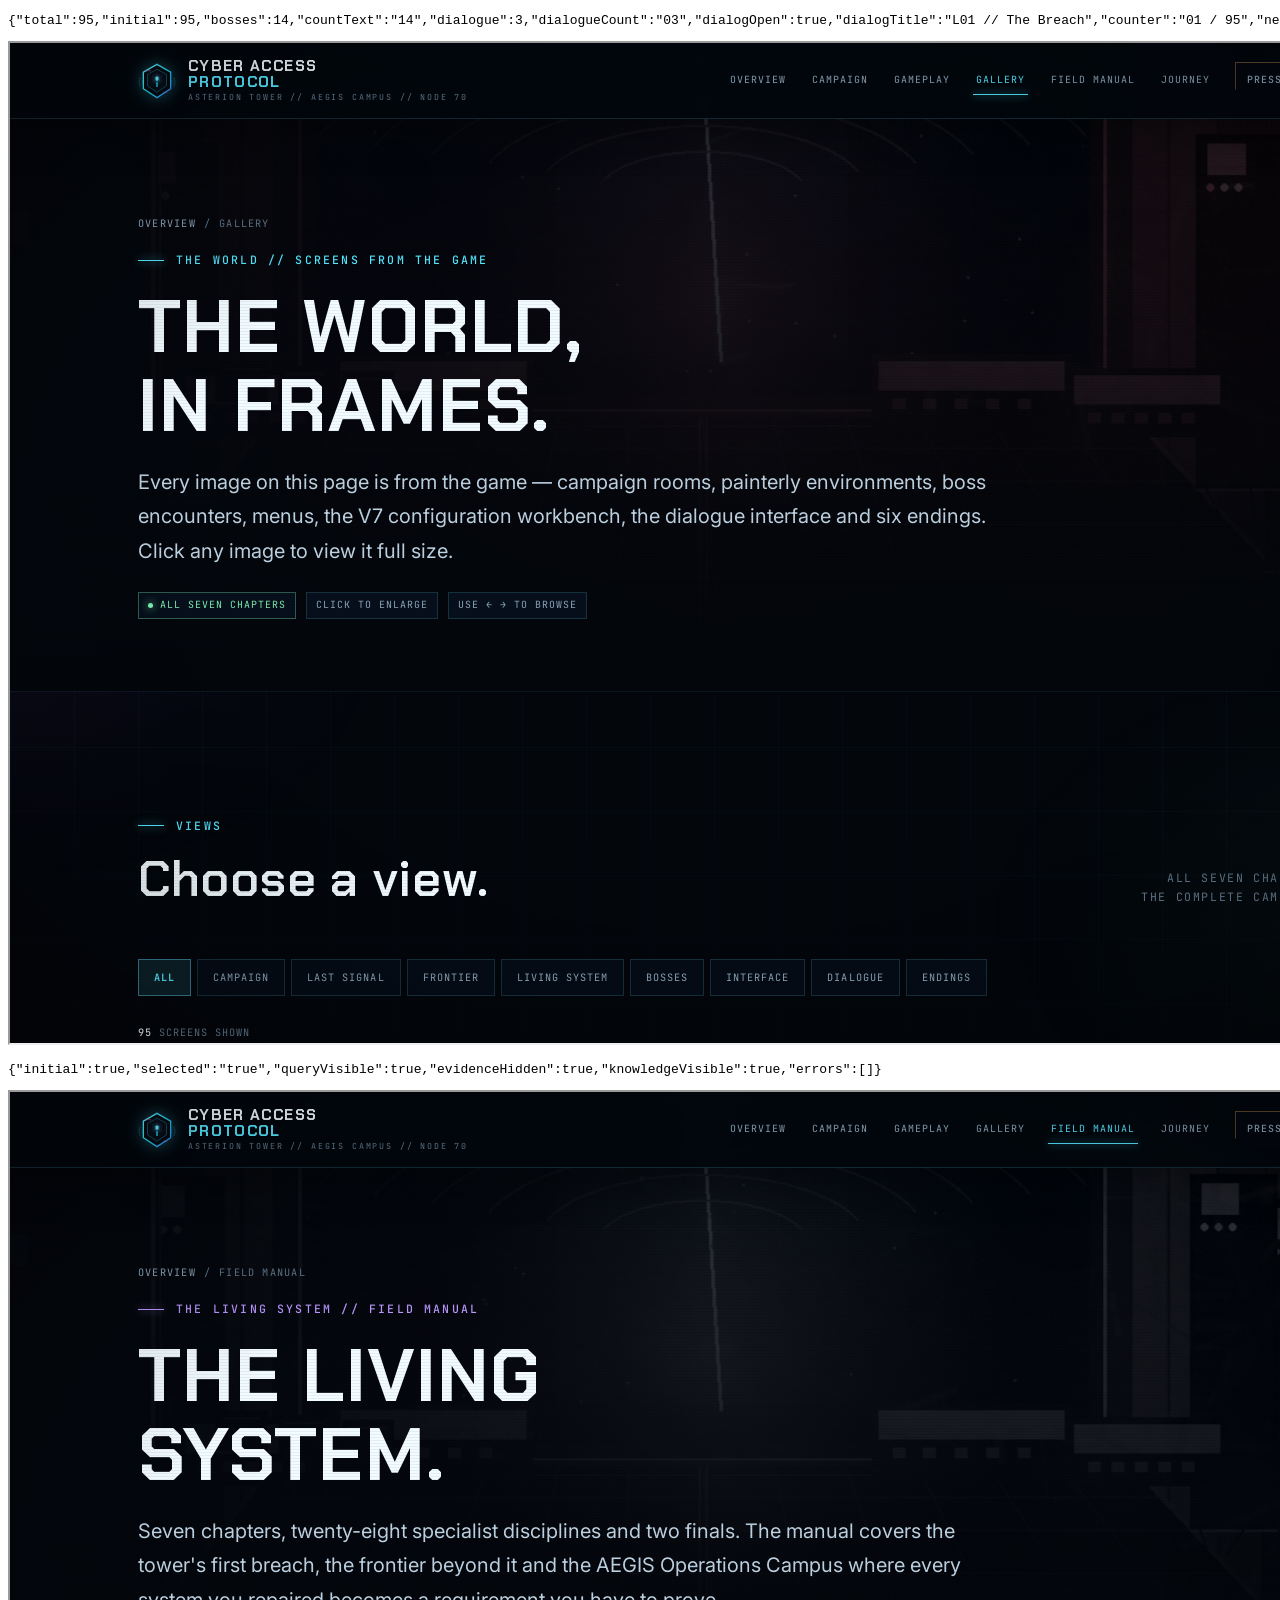
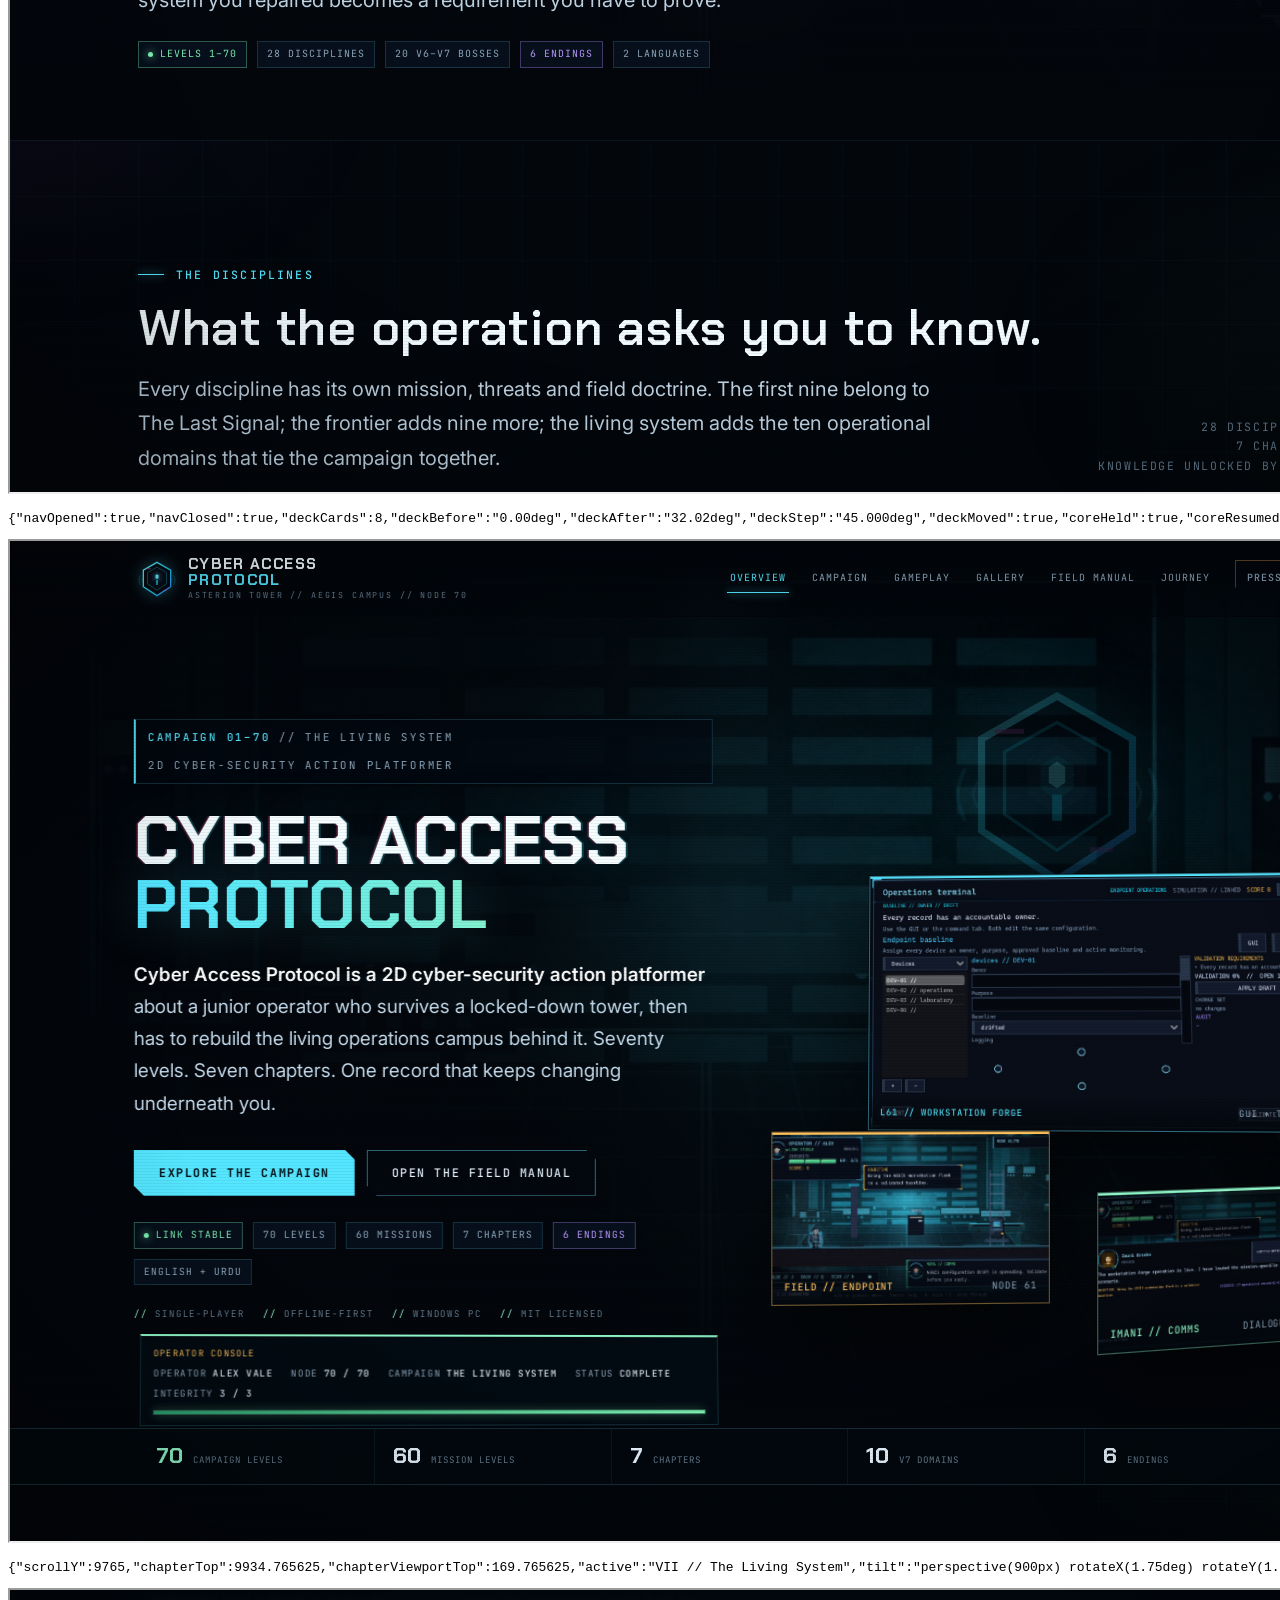
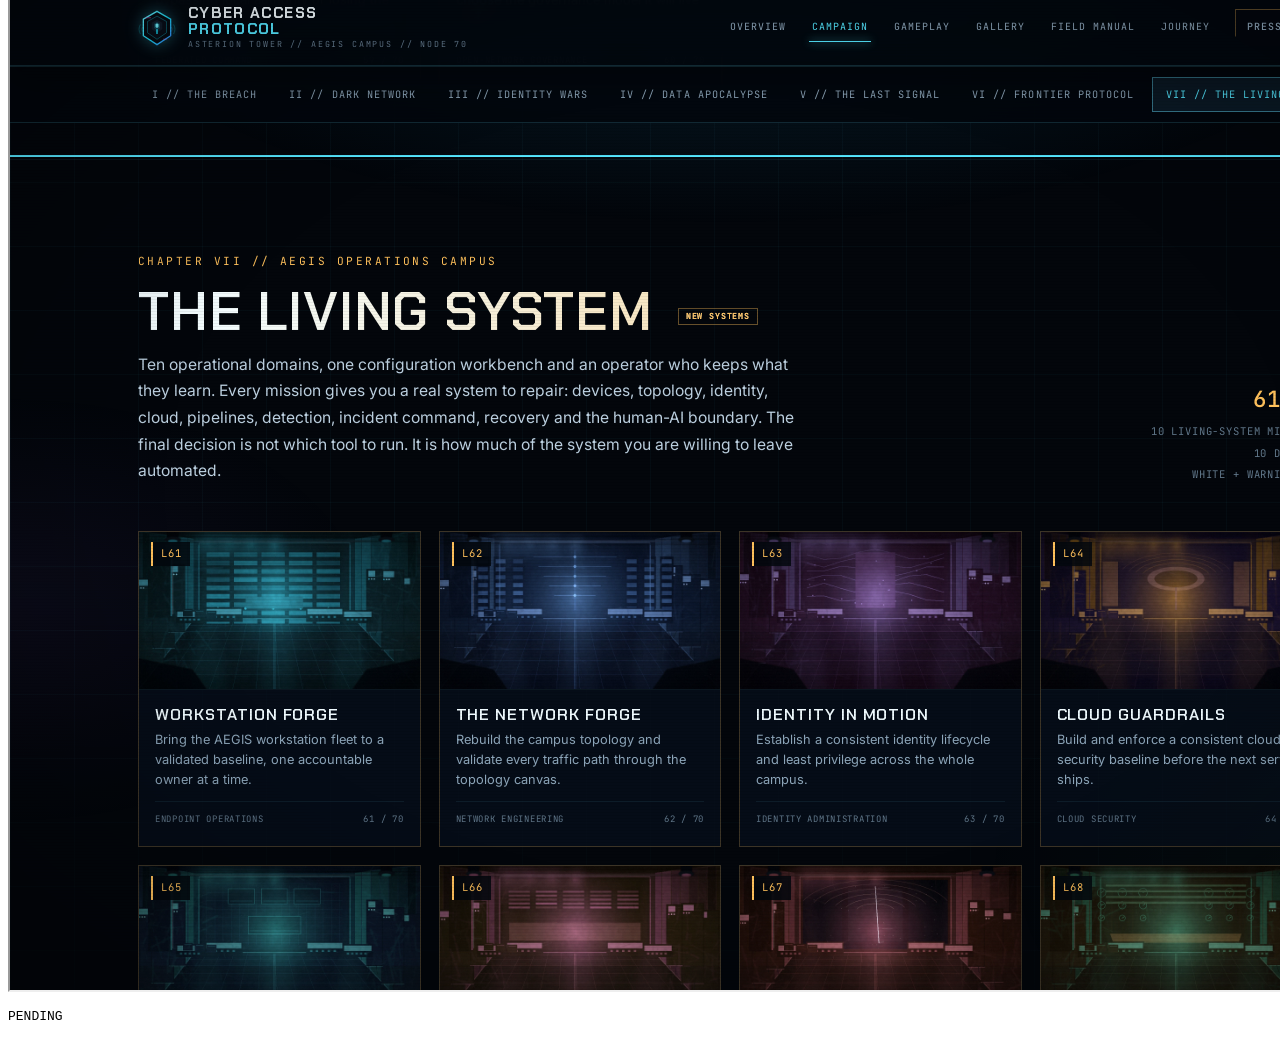
<file: _build/selftest.html>
<!DOCTYPE html>
<html lang="en">
<head>
  <meta charset="utf-8">
  <meta name="robots" content="noindex">
  <title>Site self-test</title>
</head>
<body>
  <pre id="result">PENDING</pre>
  <iframe id="frame" src="../gallery.html" style="width:1440px;height:1000px"></iframe>
  <pre id="result2">PENDING</pre>
  <iframe id="frame2" src="../field-manual.html" style="width:1440px;height:1000px"></iframe>
  <pre id="result3">PENDING</pre>
  <iframe id="frame3" src="../index.html" style="width:1440px;height:1000px"></iframe>
  <pre id="result4">PENDING</pre>
  <iframe id="frame4" src="../campaign.html" style="width:1440px;height:1000px"></iframe>
  <pre id="result5">PENDING</pre>
  <script>
    var galleryResult = document.getElementById('result');
    var manualResult = document.getElementById('result2');
    var homeResult = document.getElementById('result3');
    var errors = [];

    function runGallery() {
      try {
        var frame = document.getElementById('frame');
        var d = frame.contentDocument;
        var w = frame.contentWindow;
        w.addEventListener('error', function (event) {
          errors.push('gallery: ' + event.message);
        });

        var total = d.querySelectorAll('.shot').length;
        var initial = Array.prototype.filter.call(
          d.querySelectorAll('.shot'), function (shot) { return !shot.hidden; }
        ).length;

        d.querySelector('.filter-btn[data-filter="bosses"]').click();
        var bosses = Array.prototype.filter.call(
          d.querySelectorAll('.shot'), function (shot) { return !shot.hidden; }
        ).length;
        var countText = d.querySelector('.gallery-count b').textContent;

        d.querySelector('.filter-btn[data-filter="dialogue"]').click();
        var dialogue = Array.prototype.filter.call(
          d.querySelectorAll('.shot'), function (shot) { return !shot.hidden; }
        ).length;
        var dialogueCount = d.querySelector('.gallery-count b').textContent;

        d.querySelector('.filter-btn[data-filter="all"]').click();
        d.querySelector('.shot:not([hidden])').click();
        var dialogOpen = d.getElementById('lightbox').open;
        var dialogTitle = d.querySelector('.lightbox__caption b').textContent;
        var counter = d.querySelector('.lightbox__counter').textContent;

        d.querySelector('#lightbox [data-next]').click();
        var nextTitle = d.querySelector('.lightbox__caption b').textContent;
        var nextCounter = d.querySelector('.lightbox__counter').textContent;

        d.querySelector('#lightbox [data-close]').click();
        var dialogClosed = !d.getElementById('lightbox').open;

        d.querySelector('.filter-btn[data-filter="all"]').click();
        var restored = Array.prototype.filter.call(
          d.querySelectorAll('.shot'), function (shot) { return !shot.hidden; }
        ).length;

        galleryResult.textContent = JSON.stringify({
          total: total,
          initial: initial,
          bosses: bosses,
          countText: countText,
          dialogue: dialogue,
          dialogueCount: dialogueCount,
          dialogOpen: dialogOpen,
          dialogTitle: dialogTitle,
          counter: counter,
          nextTitle: nextTitle,
          nextCounter: nextCounter,
          dialogClosed: dialogClosed,
          restored: restored,
          errors: errors
        });
      } catch (error) {
        galleryResult.textContent = 'ERROR ' + error.stack;
      }
    }

    function runManual() {
      try {
        var frame = document.getElementById('frame2');
        var d = frame.contentDocument;
        var w = frame.contentWindow;
        w.addEventListener('error', function (event) {
          errors.push('manual: ' + event.message);
        });

        var initial = d.getElementById('panel-evidence').hidden === false &&
          d.getElementById('panel-query').hidden === true;

        d.getElementById('tab-query').click();
        var selected = d.getElementById('tab-query').getAttribute('aria-selected');
        var queryVisible = d.getElementById('panel-query').hidden === false;
        var evidenceHidden = d.getElementById('panel-evidence').hidden === true;

        d.getElementById('tab-knowledge').click();
        var knowledgeVisible = d.getElementById('panel-knowledge').hidden === false;

        manualResult.textContent = JSON.stringify({
          initial: initial,
          selected: selected,
          queryVisible: queryVisible,
          evidenceHidden: evidenceHidden,
          knowledgeVisible: knowledgeVisible,
          errors: errors
        });
      } catch (error) {
        manualResult.textContent = 'ERROR ' + error.stack;
      }
    }

    document.getElementById('frame').onload = runGallery;
    document.getElementById('frame2').onload = runManual;

    function runHome() {
      try {
        var frame = document.getElementById('frame3');
        var d = frame.contentDocument;
        var toggle = d.querySelector('.nav-toggle');
        var nav = d.getElementById('site-nav');

        toggle.click();
        var opened = toggle.getAttribute('aria-expanded') === 'true' &&
          nav.classList.contains('is-open');
        toggle.click();
        var closed = toggle.getAttribute('aria-expanded') === 'false' &&
          !nav.classList.contains('is-open');

        var ring = d.querySelector('[data-deck-ring]');
        var before = ring ? (ring.style.getPropertyValue('--deck-rot') || '0deg') : null;
        var next = d.querySelector('[data-deck-next]');
        if (next) next.click();

        var hero = d.querySelector('.hero');
        var heroRect = hero ? hero.getBoundingClientRect() : null;
        if (hero && heroRect) {
          hero.dispatchEvent(new PointerEvent('pointermove', {
            bubbles: true,
            clientX: heroRect.left + heroRect.width * 0.8,
            clientY: heroRect.top + heroRect.height * 0.3,
            pointerType: 'mouse'
          }));
        }
        var fine = frame.contentWindow.matchMedia('(hover: hover) and (pointer: fine)').matches;

        var coreStage = d.querySelector('.core-stage');
        var coreToggle = d.querySelector('.core-toggle');
        var coreHeld = false;
        var coreResumed = false;
        if (coreStage && coreToggle) {
          coreToggle.click();
          coreHeld = coreStage.classList.contains('is-held') &&
            coreToggle.getAttribute('aria-pressed') === 'true';
          coreToggle.click();
          coreResumed = !coreStage.classList.contains('is-held') &&
            coreToggle.getAttribute('aria-pressed') === 'false';
        }

        setTimeout(function () {
          var after = ring ? ring.style.getPropertyValue('--deck-rot') : null;
          var faces = d.querySelectorAll('.deck-card').length;
          homeResult.textContent = JSON.stringify({
            navOpened: opened,
            navClosed: closed,
            deckCards: faces,
            deckBefore: before,
            deckAfter: after,
            deckStep: ring ? ring.style.getPropertyValue('--deck-step') : null,
            deckMoved: before !== after,
            coreHeld: coreHeld,
            coreResumed: coreResumed,
            finePointer: fine,
            heroParallax: hero ? hero.style.getPropertyValue('--hx') : null,
            errors: errors
          });
        }, 2200);
      } catch (error) {
        homeResult.textContent = 'ERROR ' + error.stack;
      }
    }

    document.getElementById('frame3').onload = runHome;

    function runCampaign() {
      try {
        var frame = document.getElementById('frame4');
        var w = frame.contentWindow;
        var d = frame.contentDocument;
        var target = d.getElementById('chapter-7');
        var chapterLink = d.querySelector('.chapter-nav a[href="#chapter-7"]');
        if (chapterLink) chapterLink.click();
        var card = d.querySelector('.level-card');
        if (card) {
          var cardRect = card.getBoundingClientRect();
          card.dispatchEvent(new PointerEvent('pointermove', {
            bubbles: true,
            clientX: cardRect.left + cardRect.width * 0.75,
            clientY: cardRect.top + cardRect.height * 0.25,
            pointerType: 'mouse'
          }));
        }
        setTimeout(function () {
          var active = d.querySelector('.chapter-nav a.is-active');
          document.getElementById('result4').textContent = JSON.stringify({
            scrollY: w.scrollY,
            chapterTop: target.getBoundingClientRect().top + w.scrollY,
            chapterViewportTop: target.getBoundingClientRect().top,
            active: active ? active.textContent.trim() : null,
            tilt: card ? card.style.transform : null,
            errors: errors
          });
        }, 2200);
      } catch (error) {
        document.getElementById('result4').textContent = 'ERROR ' + error.stack;
      }
    }

    document.getElementById('frame4').onload = runCampaign;

    setTimeout(function () {
      var frames = [
        ['home', document.getElementById('frame3')],
        ['gallery', document.getElementById('frame')],
        ['manual', document.getElementById('frame2')],
        ['campaign', document.getElementById('frame4')]
      ];
      frames.forEach(function (entry) {
        entry[1].style.width = '390px';
        entry[1].style.height = '844px';
      });
      setTimeout(function () {
        var report = {};
        frames.forEach(function (entry) {
          var d = entry[1].contentDocument;
          var overflow = d.documentElement.scrollWidth - d.documentElement.clientWidth;
          report[entry[0]] = {
            clientWidth: d.documentElement.clientWidth,
            scrollWidth: d.documentElement.scrollWidth,
            overflow: overflow
          };
          entry[1].style.width = '1440px';
          entry[1].style.height = '1000px';
        });
        document.getElementById('result5').textContent = JSON.stringify(report);
      }, 1400);
    }, 9000);
  </script>
</body>
</html>
</file>
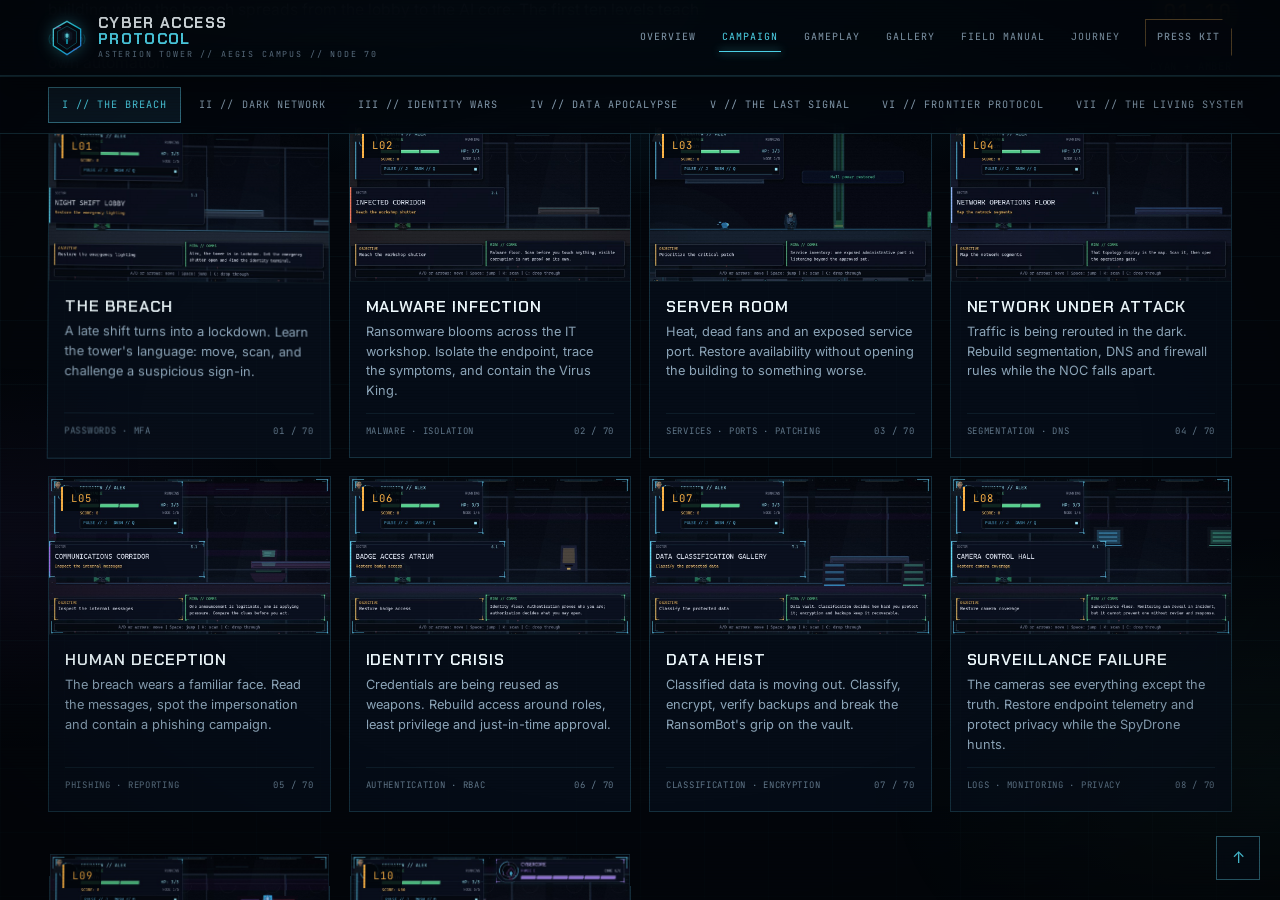
<file: _build/tilt-view.html>
<!DOCTYPE html>
<html lang="en">
<head>
  <meta charset="utf-8">
  <title>Tilt view</title>
  <style>
    html, body { margin: 0; padding: 0; overflow: hidden; background: #04070d; }
    iframe { display: block; border: 0; width: 100vw; height: 100vh; }
  </style>
</head>
<body>
  <iframe id="frame" src="../campaign.html" title="3D tilt check"></iframe>
  <script>
    var frame = document.getElementById('frame');
    frame.onload = function () {
      var doc = frame.contentDocument;
      var card = doc.querySelector('.level-card');
      if (!card) return;
      var top = card.getBoundingClientRect().top + frame.contentWindow.scrollY - 180;
      frame.contentWindow.scrollTo({ top: top, left: 0, behavior: 'instant' });
      setTimeout(function () {
        var rect = card.getBoundingClientRect();
        card.dispatchEvent(new PointerEvent('pointermove', {
          bubbles: true,
          clientX: rect.left + rect.width * 0.82,
          clientY: rect.top + rect.height * 0.22,
          pointerType: 'mouse'
        }));
      }, 400);
    };
  </script>
</body>
</html>
</file>
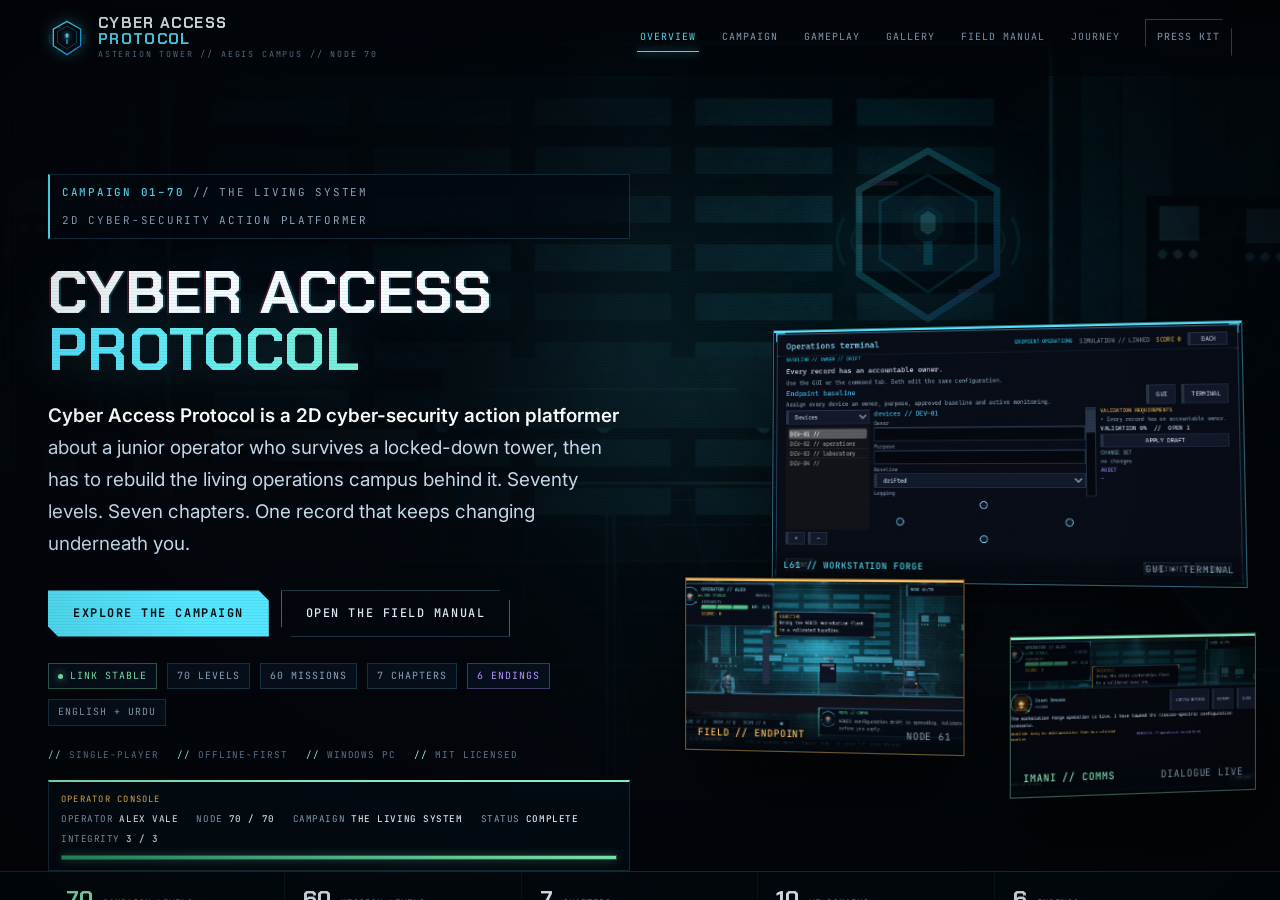
<file: _build/view.html>
<!DOCTYPE html>
<html lang="en">
<head>
  <meta charset="utf-8">
  <title>Section viewer</title>
  <style>
    html, body { margin: 0; padding: 0; overflow: hidden; background: #04070d; }
    iframe { display: block; border: 0; width: 100vw; height: 100vh; }
  </style>
</head>
<body>
  <iframe id="frame" title="Site section"></iframe>
  <script>
    var params = new URLSearchParams(location.hash.replace(/^#/, ''));
    var frame = document.getElementById('frame');
    frame.onload = function () {
      var y = parseInt(params.get('y') || '0', 10);
      var el = params.get('el');
      try {
        if (el) {
          var target = frame.contentDocument.getElementById(el);
          if (target) {
            var top = target.getBoundingClientRect().top + frame.contentWindow.scrollY;
            y = Math.max(0, top - 92);
          }
        }
        frame.contentWindow.scrollTo({ top: y, left: 0, behavior: 'instant' });
      } catch (error) {
        document.title = 'SCROLL ERROR: ' + error.message;
      }
    };
    frame.src = params.get('src') || '../index.html';
  </script>
</body>
</html>
</file>
<file: assets/css/site.css>
/* ==========================================================================
   Cyber Access Protocol — official site
   Static, dependency-free CSS. Tokens first, then components.
   ========================================================================== */

/* --- Fonts ---------------------------------------------------------------
   Chakra Petch  = display / headings (angular, technical)
   JetBrains Mono = HUD, labels, data, navigation
   Inter         = long-form body copy
   Falls back cleanly if the network is unavailable.
   ------------------------------------------------------------------------ */

:root {
  /* Surfaces */
  --ink:        #03060b;
  --ink-2:      #050a13;
  --ink-3:      #07101b;
  --panel:      #08131f;
  --panel-2:    #0b1a2a;
  --panel-3:    #0f2134;

  /* Lines and text */
  --line:        rgba(104, 224, 255, 0.17);
  --line-soft:   rgba(104, 224, 255, 0.075);
  --line-strong: rgba(104, 224, 255, 0.46);
  --text:        #e2eef9;
  --text-2:      #bed2e2;
  --muted:       #8ea7bb;
  --dim:         #62798c;

  /* Accents */
  --cyan:      #55e7ff;
  --cyan-deep: #16bde8;
  --amber:     #ffc15c;
  --violet:    #b997ff;
  --magenta:   #ff6fb5;
  --green:     #7cf0b2;
  --red:       #ff7183;
  --ice:       #8be9ff;
  --living:    #8ff5c6;
  --steel:     #1b3043;

  /* Type */
  --font-display: 'Chakra Petch', 'Segoe UI', 'Arial Narrow', sans-serif;
  --font-body: 'Inter', system-ui, -apple-system, 'Segoe UI', sans-serif;
  --font-mono: 'JetBrains Mono', ui-monospace, 'Cascadia Mono', Consolas, monospace;

  /* Layout */
  --max: 1280px;
  --gutter: clamp(18px, 4vw, 48px);
  --section: clamp(70px, 9vw, 124px);
  --header-h: 76px;
}

/* --- Reset ---------------------------------------------------------------- */
*,
*::before,
*::after { box-sizing: border-box; }

html {
  scroll-behavior: smooth;
  scroll-padding-top: calc(var(--header-h) + 28px);
  -webkit-text-size-adjust: 100%;
}

body {
  margin: 0;
  background: var(--ink);
  color: var(--text);
  font-family: var(--font-body);
  font-size: 16px;
  line-height: 1.7;
  overflow-x: hidden;
  -webkit-font-smoothing: antialiased;
  text-rendering: optimizeLegibility;
}

body::before {
  /* Deep-space grid */
  content: "";
  position: fixed;
  inset: 0;
  z-index: -3;
  background:
    radial-gradient(ellipse 80% 55% at 50% -10%, rgba(29, 120, 170, 0.22), transparent 70%),
    radial-gradient(ellipse 50% 40% at 100% 100%, rgba(88, 46, 150, 0.12), transparent 70%),
    linear-gradient(rgba(77, 230, 255, 0.035) 1px, transparent 1px),
    linear-gradient(90deg, rgba(77, 230, 255, 0.035) 1px, transparent 1px);
  background-size: auto, auto, 64px 64px, 64px 64px;
  background-position: center, center, center top, center top;
  mask-image: linear-gradient(to bottom, #000 0%, #000 55%, rgba(0,0,0,0.35) 100%);
}

body::after {
  /* Scanlines + vignette */
  content: "";
  position: fixed;
  inset: 0;
  z-index: 90;
  pointer-events: none;
  background:
    repeating-linear-gradient(to bottom, rgba(0, 0, 0, 0.11) 0 1px, transparent 1px 3px),
    radial-gradient(ellipse at center, transparent 55%, rgba(0, 0, 0, 0.5) 100%);
  opacity: 0.5;
}

img, svg { display: block; max-width: 100%; }
img { height: auto; }

h1, h2, h3, h4, p, ul, ol, figure, blockquote { margin: 0; }
ul, ol { padding: 0; list-style: none; }

a {
  color: var(--cyan);
  text-decoration: none;
  transition: color 160ms ease, border-color 160ms ease, background 160ms ease;
}
a:hover { color: #a8f4ff; }

button { font: inherit; color: inherit; }

::selection { background: rgba(77, 230, 255, 0.28); color: #fff; }

:focus-visible {
  outline: 2px solid var(--cyan);
  outline-offset: 3px;
}

/* --- Typography ----------------------------------------------------------- */
.display,
h1, h2, h3, h4 {
  font-family: var(--font-display);
  font-weight: 600;
  line-height: 1.08;
  letter-spacing: 0.015em;
  color: #f2fbff;
}

h1 { font-size: clamp(2.6rem, 6.4vw, 5.3rem); font-weight: 700; }
h2 { font-size: clamp(1.9rem, 3.8vw, 3.1rem); }
h3 { font-size: clamp(1.2rem, 1.8vw, 1.5rem); }
h4 { font-size: 1.05rem; }

p { color: var(--text-2); }
p + p { margin-top: 1em; }

.lead {
  font-size: clamp(1.05rem, 1.55vw, 1.25rem);
  line-height: 1.72;
  color: var(--text-2);
}

.mono { font-family: var(--font-mono); }
.muted { color: var(--muted); }
.dim { color: var(--dim); }
.cyan { color: var(--cyan); }
.amber { color: var(--amber); }
.violet { color: var(--violet); }
.green { color: var(--green); }

.sr-only {
  position: absolute;
  width: 1px; height: 1px;
  padding: 0; margin: -1px;
  overflow: hidden;
  clip: rect(0 0 0 0);
  white-space: nowrap;
  border: 0;
}

.skip-link {
  position: fixed;
  left: 16px; top: -80px;
  z-index: 200;
  padding: 12px 18px;
  background: var(--cyan);
  color: #02060c;
  font-family: var(--font-mono);
  font-size: 0.8rem;
  letter-spacing: 0.08em;
  transition: top 160ms ease;
}
.skip-link:focus { top: 12px; }

/* --- Layout --------------------------------------------------------------- */
.container {
  width: 100%;
  max-width: var(--max);
  margin-inline: auto;
  padding-inline: var(--gutter);
}

.section { padding-block: var(--section); position: relative; }
.section--tight { padding-block: clamp(44px, 6vw, 76px); }
.section--panel {
  background:
    linear-gradient(180deg, rgba(9, 18, 32, 0.84), rgba(6, 11, 20, 0.9));
  border-block: 1px solid var(--line-soft);
}

.grid { display: grid; gap: 24px; }
.cols-2 { grid-template-columns: repeat(2, minmax(0, 1fr)); }
.cols-3 { grid-template-columns: repeat(3, minmax(0, 1fr)); }
.cols-4 { grid-template-columns: repeat(4, minmax(0, 1fr)); }

.split {
  display: grid;
  grid-template-columns: minmax(0, 1.05fr) minmax(0, 0.95fr);
  gap: clamp(32px, 6vw, 80px);
  align-items: center;
}
.split--wide-left { grid-template-columns: minmax(0, 1.25fr) minmax(0, 0.75fr); }

.stack > * + * { margin-top: 1.1rem; }
.stack-lg > * + * { margin-top: 2rem; }

/* --- Section headings ----------------------------------------------------- */
.eyebrow {
  display: flex;
  align-items: center;
  gap: 12px;
  font-family: var(--font-mono);
  font-size: 0.72rem;
  font-weight: 500;
  letter-spacing: 0.19em;
  text-transform: uppercase;
  color: var(--cyan);
  margin-bottom: 18px;
}
.eyebrow::before {
  content: "";
  width: 26px;
  height: 1px;
  background: var(--cyan);
  box-shadow: 0 0 10px var(--cyan);
}
.eyebrow--amber { color: var(--amber); }
.eyebrow--amber::before { background: var(--amber); box-shadow: 0 0 10px var(--amber); }
.eyebrow--violet { color: var(--violet); }
.eyebrow--violet::before { background: var(--violet); box-shadow: 0 0 10px var(--violet); }

.section-head {
  display: flex;
  align-items: flex-end;
  justify-content: space-between;
  gap: 32px;
  margin-bottom: clamp(30px, 4vw, 52px);
}
.section-head p { max-width: 62ch; }
.section-head__aside {
  flex: 0 0 auto;
  font-family: var(--font-mono);
  font-size: 0.72rem;
  letter-spacing: 0.14em;
  color: var(--dim);
  text-align: right;
  text-transform: uppercase;
}

.rule {
  height: 1px;
  border: 0;
  background: linear-gradient(90deg, var(--line-strong), transparent);
  margin: 0;
}

/* --- Header --------------------------------------------------------------- */
.site-header {
  position: fixed;
  inset: 0 0 auto;
  z-index: 80;
  height: var(--header-h);
  display: flex;
  align-items: center;
  transition: background 240ms ease, border-color 240ms ease, backdrop-filter 240ms ease;
  border-bottom: 1px solid transparent;
}
.site-header.is-scrolled,
.site-header.is-solid {
  background: rgba(4, 8, 15, 0.86);
  border-bottom-color: var(--line);
  backdrop-filter: blur(14px) saturate(1.2);
  -webkit-backdrop-filter: blur(14px) saturate(1.2);
}

.site-header__inner {
  display: flex;
  align-items: center;
  justify-content: space-between;
  gap: 24px;
  width: 100%;
}

.brand {
  display: inline-flex;
  align-items: center;
  gap: 12px;
  color: #f2fbff;
  flex: 0 0 auto;
}
.brand:hover { color: #fff; }
.brand__mark {
  width: 38px;
  height: 38px;
  flex: 0 0 auto;
  filter: drop-shadow(0 0 8px rgba(77, 230, 255, 0.35));
}
.brand__text {
  display: flex;
  flex-direction: column;
  font-family: var(--font-display);
  font-weight: 700;
  font-size: 0.94rem;
  line-height: 1.02;
  letter-spacing: 0.09em;
  text-transform: uppercase;
}
.brand__name { display: block; }
.brand__name--accent { color: var(--cyan); }
.brand__sub {
  font-family: var(--font-mono);
  font-size: 0.52rem;
  font-weight: 400;
  letter-spacing: 0.22em;
  color: var(--dim);
  margin-top: 3px;
}

.site-nav { display: flex; align-items: center; gap: 4px; }

.site-nav a {
  display: inline-block;
  padding: 9px 11px;
  font-family: var(--font-mono);
  font-size: 0.7rem;
  letter-spacing: 0.09em;
  text-transform: uppercase;
  color: var(--muted);
  border-bottom: 1px solid transparent;
}
.site-nav a:hover { color: #e9fbff; }
.site-nav a[aria-current="page"] {
  color: var(--cyan);
  border-bottom-color: var(--cyan);
}

.header-cta { margin-left: 10px; }

.nav-toggle {
  display: none;
  width: 44px;
  height: 44px;
  border: 1px solid var(--line-strong);
  background: rgba(10, 19, 34, 0.8);
  cursor: pointer;
  position: relative;
}
.nav-toggle span,
.nav-toggle span::before,
.nav-toggle span::after {
  position: absolute;
  left: 50%;
  width: 18px;
  height: 1px;
  background: var(--cyan);
  transform: translateX(-50%);
}
.nav-toggle span { top: 50%; }
.nav-toggle span::before { content: ""; top: -6px; }
.nav-toggle span::after { content: ""; top: 6px; }
.nav-toggle[aria-expanded="true"] span { background: transparent; }
.nav-toggle[aria-expanded="true"] span::before { top: 0; transform: rotate(45deg); }
.nav-toggle[aria-expanded="true"] span::after { top: 0; transform: rotate(-45deg); }

/* --- Buttons -------------------------------------------------------------- */
.btn {
  --btn-accent: var(--cyan);
  position: relative;
  display: inline-flex;
  align-items: center;
  justify-content: center;
  gap: 10px;
  min-height: 46px;
  padding: 12px 24px;
  background: rgba(16, 40, 62, 0.72);
  border: 1px solid var(--btn-accent);
  color: #eafcff;
  font-family: var(--font-mono);
  font-size: 0.74rem;
  font-weight: 500;
  letter-spacing: 0.13em;
  text-transform: uppercase;
  clip-path: polygon(0 0, calc(100% - 10px) 0, 100% 10px, 100% 100%, 10px 100%, 0 calc(100% - 10px));
  transition: background 180ms ease, box-shadow 180ms ease, color 180ms ease, transform 180ms ease;
}
.btn:hover {
  background: rgba(30, 82, 112, 0.85);
  color: #fff;
  box-shadow: 0 0 24px rgba(77, 230, 255, 0.25), inset 0 0 18px rgba(77, 230, 255, 0.12);
  transform: translateY(-1px);
}
.btn--primary {
  background: var(--cyan);
  color: #021018;
  border-color: var(--cyan);
  font-weight: 700;
}
.btn--primary:hover {
  background: #9df3ff;
  color: #010a10;
  box-shadow: 0 0 32px rgba(77, 230, 255, 0.45);
}
.btn--ghost {
  background: rgba(4, 9, 16, 0.5);
  border-color: var(--line-strong);
  color: var(--text);
}
.btn--amber { --btn-accent: var(--amber); }
.btn--small { min-height: 36px; padding: 8px 16px; font-size: 0.66rem; }
.btn-row { display: flex; flex-wrap: wrap; gap: 12px; align-items: center; }

.text-link {
  display: inline-flex;
  align-items: center;
  gap: 8px;
  font-family: var(--font-mono);
  font-size: 0.72rem;
  letter-spacing: 0.1em;
  text-transform: uppercase;
  color: var(--cyan);
  border-bottom: 1px solid rgba(77, 230, 255, 0.35);
  padding-bottom: 3px;
}
.text-link::after { content: "→"; transition: transform 160ms ease; }
.text-link:hover::after { transform: translateX(4px); }

/* --- Chips, tags, badges -------------------------------------------------- */
.chip {
  display: inline-flex;
  align-items: center;
  gap: 7px;
  padding: 4px 9px;
  border: 1px solid var(--line);
  background: rgba(9, 20, 34, 0.72);
  font-family: var(--font-mono);
  font-size: 0.62rem;
  letter-spacing: 0.1em;
  text-transform: uppercase;
  color: var(--muted);
}
.chip--live { color: var(--green); border-color: rgba(124, 240, 178, 0.35); }
.chip--live::before {
  content: "";
  width: 5px; height: 5px;
  border-radius: 50%;
  background: var(--green);
  box-shadow: 0 0 8px var(--green);
  animation: blink 2.4s infinite;
}
.chip--amber { color: var(--amber); border-color: rgba(255, 182, 72, 0.32); }
.chip--violet { color: var(--violet); border-color: rgba(177, 140, 255, 0.34); }

@keyframes blink {
  0%, 100% { opacity: 1; }
  50% { opacity: 0.35; }
}

.tag {
  display: inline-block;
  padding: 3px 8px;
  border: 1px solid rgba(104, 210, 255, 0.18);
  background: rgba(8, 17, 29, 0.7);
  font-family: var(--font-mono);
  font-size: 0.6rem;
  letter-spacing: 0.08em;
  text-transform: uppercase;
  color: var(--muted);
}

.kbd,
kbd {
  display: inline-block;
  min-width: 26px;
  padding: 2px 7px;
  border: 1px solid rgba(160, 205, 230, 0.35);
  border-bottom-width: 2px;
  background: rgba(14, 27, 44, 0.9);
  color: #eaf8ff;
  font-family: var(--font-mono);
  font-size: 0.68rem;
  text-align: center;
}

/* --- Hero ----------------------------------------------------------------- */
.hero {
  position: relative;
  min-height: min(92vh, 820px);
  display: flex;
  align-items: flex-end;
  overflow: hidden;
  padding-top: calc(var(--header-h) + 40px);
  isolation: isolate;
}
.hero__media {
  position: absolute;
  inset: 0;
  z-index: -2;
}
.hero__media img {
  width: 100%;
  height: 100%;
  object-fit: cover;
  object-position: center 42%;
  filter: saturate(1.05) contrast(1.04);
}
.hero__media::after {
  content: "";
  position: absolute;
  inset: 0;
  background:
    linear-gradient(90deg, rgba(4, 7, 13, 0.94) 0%, rgba(4, 7, 13, 0.82) 40%, rgba(4, 7, 13, 0.4) 72%, rgba(4, 7, 13, 0.76) 100%),
    linear-gradient(0deg, var(--ink) 0%, rgba(4, 7, 13, 0.74) 34%, rgba(4, 7, 13, 0.16) 70%, rgba(4, 7, 13, 0.55) 100%);
}
.hero__inner {
  position: relative;
  width: 100%;
  padding-block: clamp(48px, 8vw, 96px) clamp(48px, 7vw, 84px);
}
.hero__content { max-width: 790px; }

.hero__eyebrow {
  display: inline-flex;
  flex-wrap: wrap;
  align-items: center;
  gap: 10px 18px;
  padding: 8px 12px;
  border: 1px solid var(--line);
  border-left: 2px solid var(--cyan);
  background: rgba(4, 10, 18, 0.68);
  font-family: var(--font-mono);
  font-size: 0.68rem;
  letter-spacing: 0.16em;
  text-transform: uppercase;
  color: var(--muted);
  margin-bottom: 26px;
}
.hero__eyebrow strong { color: var(--cyan); font-weight: 500; }

.hero__title {
  margin: 0 0 22px;
  font-size: clamp(2.2rem, 7.6vw, 5.9rem);
  line-height: 0.94;
  letter-spacing: 0.015em;
  text-transform: uppercase;
  color: #f5fdff;
  text-shadow:
    -2px 0 0 rgba(255, 60, 120, 0.22),
    2px 0 0 rgba(60, 230, 255, 0.22),
    0 0 60px rgba(40, 180, 220, 0.18);
}
.hero__title span { display: block; white-space: nowrap; }
.hero__title span:last-child {
  color: var(--cyan);
  text-shadow:
    -2px 0 0 rgba(255, 60, 120, 0.26),
    2px 0 0 rgba(60, 230, 255, 0.3),
    0 0 46px rgba(30, 200, 240, 0.3);
}
.hero__tagline {
  margin-bottom: 30px;
  max-width: 61ch;
  font-size: clamp(1.02rem, 1.5vw, 1.18rem);
  color: #c6dced;
}
.hero__tagline strong { color: #fff; font-weight: 600; }

.hero__meta {
  display: flex;
  flex-wrap: wrap;
  gap: 10px;
  margin-top: 26px;
}

.hero__hud {
  position: absolute;
  right: var(--gutter);
  bottom: clamp(48px, 7vw, 84px);
  width: min(310px, 34vw);
  padding: 16px 18px;
  background: rgba(5, 12, 22, 0.82);
  border: 1px solid var(--line);
  border-top: 2px solid var(--amber);
  font-family: var(--font-mono);
  font-size: 0.66rem;
  line-height: 1.9;
  letter-spacing: 0.06em;
  color: var(--muted);
  backdrop-filter: blur(6px);
}
.hero__hud b { color: var(--text); font-weight: 500; }
.hero__hud .hud-row { display: flex; justify-content: space-between; gap: 12px; }
.hero__hud .hud-title {
  color: var(--amber);
  letter-spacing: 0.14em;
  text-transform: uppercase;
  margin-bottom: 6px;
}
.hud-bar {
  height: 5px;
  margin-top: 8px;
  background: rgba(4, 9, 16, 0.9);
  border: 1px solid rgba(124, 240, 178, 0.3);
}
.hud-bar span {
  display: block;
  height: 100%;
  width: 100%;
  background: linear-gradient(90deg, #2a9d6d, var(--green));
  box-shadow: 0 0 10px rgba(124, 240, 178, 0.5);
}

.scroll-cue {
  position: absolute;
  left: 50%;
  bottom: 18px;
  transform: translateX(-50%);
  font-family: var(--font-mono);
  font-size: 0.58rem;
  letter-spacing: 0.2em;
  color: var(--dim);
  text-transform: uppercase;
}
.scroll-cue::after {
  content: "";
  display: block;
  width: 1px;
  height: 24px;
  margin: 8px auto 0;
  background: linear-gradient(var(--cyan), transparent);
}

/* --- Page header (interior pages) ---------------------------------------- */
.page-hero {
  position: relative;
  padding-top: calc(var(--header-h) + clamp(52px, 8vw, 96px));
  padding-bottom: clamp(40px, 6vw, 72px);
  overflow: hidden;
  border-bottom: 1px solid var(--line-soft);
}
.page-hero__bg {
  position: absolute;
  inset: 0;
  z-index: -1;
}
.page-hero__bg img {
  width: 100%;
  height: 100%;
  object-fit: cover;
  opacity: 0.55;
  filter: saturate(0.9) contrast(1.1);
}
.page-hero__bg::after {
  content: "";
  position: absolute;
  inset: 0;
  background:
    linear-gradient(0deg, var(--ink) 2%, rgba(4, 7, 13, 0.58) 55%, rgba(4, 7, 13, 0.32) 100%),
    linear-gradient(90deg, rgba(4, 7, 13, 0.92) 0%, rgba(4, 7, 13, 0.35) 62%, rgba(4, 7, 13, 0.1) 100%);
}
.page-hero__content { max-width: 940px; }
.page-hero h1 { font-size: clamp(2.4rem, 5.6vw, 4.6rem); margin-bottom: 18px; text-transform: uppercase; }
.page-hero .lead { max-width: 68ch; }
.page-hero__meta { display: flex; flex-wrap: wrap; gap: 10px; margin-top: 24px; }
.breadcrumb {
  font-family: var(--font-mono);
  font-size: 0.64rem;
  letter-spacing: 0.12em;
  text-transform: uppercase;
  color: var(--dim);
  margin-bottom: 18px;
}
.breadcrumb a { color: var(--muted); }
.breadcrumb span { margin-inline: 8px; color: var(--dim); }

/* --- Panels and cards ----------------------------------------------------- */
.panel {
  position: relative;
  background:
    linear-gradient(155deg, rgba(16, 31, 50, 0.78), rgba(7, 14, 24, 0.88));
  border: 1px solid var(--line);
  padding: clamp(20px, 3vw, 30px);
}
.panel--flat { background: rgba(8, 16, 28, 0.68); }
.panel--accent { border-top: 2px solid var(--cyan); }
.panel--amber { border-top: 2px solid var(--amber); }
.panel--violet { border-top: 2px solid var(--violet); }

.panel::before,
.panel::after {
  content: "";
  position: absolute;
  width: 12px;
  height: 12px;
  pointer-events: none;
}
.panel::before {
  top: -1px; left: -1px;
  border-top: 2px solid rgba(77, 230, 255, 0.7);
  border-left: 2px solid rgba(77, 230, 255, 0.7);
}
.panel::after {
  bottom: -1px; right: -1px;
  border-bottom: 2px solid rgba(77, 230, 255, 0.45);
  border-right: 2px solid rgba(77, 230, 255, 0.45);
}
.panel > :first-child { margin-top: 0; }
.panel > :last-child { margin-bottom: 0; }

.card {
  position: relative;
  display: flex;
  flex-direction: column;
  background: rgba(8, 16, 28, 0.72);
  border: 1px solid var(--line);
  overflow: hidden;
  transition: border-color 200ms ease, transform 220ms ease, box-shadow 220ms ease;
}
.card:hover {
  border-color: var(--line-strong);
  transform: translateY(-3px);
  box-shadow: 0 18px 40px rgba(0, 0, 0, 0.35);
}
.card__body { padding: 22px 22px 24px; flex: 1; }

.card__media {
  position: relative;
  aspect-ratio: 16 / 9;
  overflow: hidden;
  background: #060c15;
  border-bottom: 1px solid var(--line-soft);
}
.card__media img {
  width: 100%;
  height: 100%;
  object-fit: cover;
  transition: transform 500ms cubic-bezier(0.2, 0.7, 0.2, 1);
}
.card:hover .card__media img { transform: scale(1.035); }
.card__media::after {
  content: "";
  position: absolute;
  inset: 0;
  background: linear-gradient(0deg, rgba(5, 10, 18, 0.55), transparent 55%);
  pointer-events: none;
}

.card__kicker {
  font-family: var(--font-mono);
  font-size: 0.62rem;
  letter-spacing: 0.15em;
  text-transform: uppercase;
  color: var(--cyan);
  margin-bottom: 10px;
}
.card__title { margin-bottom: 10px; }
.card__title a { color: inherit; }
.card__text { font-size: 0.92rem; line-height: 1.65; color: var(--muted); }
.card__foot {
  display: flex;
  flex-wrap: wrap;
  gap: 8px;
  align-items: center;
  margin-top: 18px;
  padding-top: 14px;
  border-top: 1px solid var(--line-soft);
}

/* --- Stat strips ---------------------------------------------------------- */
.stats {
  display: grid;
  grid-template-columns: repeat(4, minmax(0, 1fr));
  border: 1px solid var(--line);
  background: rgba(6, 13, 23, 0.7);
}
.stat {
  padding: 24px 22px;
  border-right: 1px solid var(--line-soft);
}
.stat:last-child { border-right: 0; }
.stat__value {
  display: block;
  font-family: var(--font-display);
  font-size: clamp(1.85rem, 3.6vw, 2.9rem);
  font-weight: 700;
  line-height: 1;
  color: #f2fdff;
}
.stat__value small { font-size: 0.45em; color: var(--cyan); letter-spacing: 0.06em; }
.stat__label {
  display: block;
  margin-top: 8px;
  font-family: var(--font-mono);
  font-size: 0.62rem;
  letter-spacing: 0.14em;
  text-transform: uppercase;
  color: var(--dim);
}

.stat-grid {
  display: grid;
  grid-template-columns: repeat(auto-fit, minmax(180px, 1fr));
  gap: 1px;
  background: var(--line-soft);
  border: 1px solid var(--line);
}
.stat-grid > div {
  background: rgba(7, 15, 26, 0.94);
  padding: 22px;
}
.stat-grid b {
  display: block;
  font-family: var(--font-display);
  font-size: 1.9rem;
  line-height: 1;
  color: var(--cyan);
  margin-bottom: 6px;
}
.stat-grid span {
  font-family: var(--font-mono);
  font-size: 0.62rem;
  letter-spacing: 0.1em;
  text-transform: uppercase;
  color: var(--dim);
}
.stat-grid--four { grid-template-columns: repeat(4, minmax(0, 1fr)); }
@media (max-width: 900px) {
  .stat-grid--four { grid-template-columns: repeat(2, minmax(0, 1fr)); }
}

/* --- Feature cards -------------------------------------------------------- */
.feature {
  padding: 26px;
  border: 1px solid var(--line);
  background: linear-gradient(160deg, rgba(13, 27, 44, 0.6), rgba(6, 13, 23, 0.8));
  position: relative;
  overflow: hidden;
}
.feature::before {
  content: "";
  position: absolute;
  inset: 0 auto 0 0;
  width: 2px;
  background: linear-gradient(var(--cyan), transparent);
  opacity: 0.7;
}
.feature__icon {
  width: 42px;
  height: 42px;
  margin-bottom: 18px;
  color: var(--cyan);
}
.feature__icon svg { width: 100%; height: 100%; }
.feature h3 { margin-bottom: 10px; font-size: 1.16rem; }
.feature p { font-size: 0.9rem; line-height: 1.65; color: var(--muted); }

/* --- Chapter cards (home) ------------------------------------------------- */
.chapter-card {
  position: relative;
  display: block;
  min-height: 260px;
  border: 1px solid var(--line);
  overflow: hidden;
  background: var(--ink-2);
}
.chapter-card img {
  position: absolute;
  inset: 0;
  width: 100%; height: 100%;
  object-fit: cover;
  opacity: 0.55;
  transition: opacity 300ms ease, transform 600ms ease;
}
.chapter-card::after {
  content: "";
  position: absolute;
  inset: 0;
  background: linear-gradient(0deg, rgba(4, 8, 15, 0.96) 8%, rgba(4, 8, 15, 0.42) 62%, rgba(4, 8, 15, 0.18) 100%);
}
.chapter-card:hover img { opacity: 0.75; transform: scale(1.04); }
.chapter-card__body {
  position: absolute;
  inset: auto 0 0;
  z-index: 1;
  padding: 22px;
}
.chapter-card__num {
  font-family: var(--font-mono);
  font-size: 0.62rem;
  letter-spacing: 0.17em;
  color: var(--chapter, var(--cyan));
  text-transform: uppercase;
  margin-bottom: 6px;
}
.chapter-card h3 { font-size: 1.35rem; margin-bottom: 4px; }
.chapter-card p {
  font-family: var(--font-mono);
  font-size: 0.65rem;
  letter-spacing: 0.08em;
  text-transform: uppercase;
  color: var(--muted);
}
.chapter-card__count {
  position: absolute;
  top: 16px; right: 18px;
  z-index: 1;
  font-family: var(--font-mono);
  font-size: 0.66rem;
  color: var(--chapter, var(--cyan));
}
.chapter-card--v1 { --chapter: #ffb648; }
.chapter-card--v2 { --chapter: #38bdf8; }
.chapter-card--v3 { --chapter: #b18cff; }
.chapter-card--v4 { --chapter: #67e8f9; }
.chapter-card--v5 { --chapter: #ff7183; }

/* --- Campaign page -------------------------------------------------------- */
.chapter-nav {
  position: sticky;
  top: var(--header-h);
  z-index: 55;
  background: rgba(4, 8, 15, 0.92);
  border-block: 1px solid var(--line);
  backdrop-filter: blur(14px);
}
.chapter-nav__inner {
  display: flex;
  gap: 4px;
  overflow-x: auto;
  scrollbar-width: thin;
  padding-block: 10px;
}
.chapter-nav a {
  flex: 0 0 auto;
  padding: 8px 13px;
  font-family: var(--font-mono);
  font-size: 0.64rem;
  letter-spacing: 0.1em;
  text-transform: uppercase;
  color: var(--muted);
  border: 1px solid transparent;
}
.chapter-nav a:hover { color: #fff; border-color: var(--line); }
.chapter-nav a.is-active {
  color: var(--cyan);
  border-color: var(--line-strong);
  background: rgba(20, 48, 68, 0.45);
}

.chapter {
  position: relative;
  padding-block: clamp(52px, 7vw, 92px);
  border-bottom: 1px solid var(--line-soft);
  scroll-margin-top: calc(var(--header-h) + 20px);
}
.chapter__head {
  display: grid;
  grid-template-columns: minmax(0, 1fr) auto;
  gap: 32px;
  align-items: end;
  margin-bottom: clamp(28px, 4vw, 46px);
}
.chapter__roman {
  font-family: var(--font-mono);
  font-size: 0.7rem;
  letter-spacing: 0.22em;
  text-transform: uppercase;
  color: var(--chapter, var(--cyan));
  margin-bottom: 12px;
}
.chapter__title {
  font-size: clamp(2rem, 4.3vw, 3.4rem);
  text-transform: uppercase;
  margin-bottom: 10px;
}
.chapter__desc { max-width: 66ch; font-size: 0.98rem; }
.chapter__aside {
  text-align: right;
  font-family: var(--font-mono);
  font-size: 0.66rem;
  line-height: 2;
  letter-spacing: 0.08em;
  color: var(--dim);
  text-transform: uppercase;
}
.chapter__aside b { display: block; color: var(--chapter, var(--cyan)); font-size: 1.4rem; font-weight: 500; }

.chapter--v1 { --chapter: #ffb648; }
.chapter--v2 { --chapter: #38bdf8; }
.chapter--v3 { --chapter: #b18cff; }
.chapter--v4 { --chapter: #67e8f9; }
.chapter--v5 { --chapter: #ff7183; }

.level-grid {
  display: grid;
  grid-template-columns: repeat(auto-fill, minmax(270px, 1fr));
  gap: 18px;
}
.level-card {
  display: flex;
  flex-direction: column;
  background: rgba(8, 16, 28, 0.72);
  border: 1px solid var(--line);
  transition: border-color 180ms ease, transform 200ms ease;
}
.level-card:hover {
  border-color: var(--line-strong);
  transform: translateY(-2px);
}
.level-card__media {
  position: relative;
  aspect-ratio: 16 / 9;
  overflow: hidden;
  background: #04080f;
  border-bottom: 1px solid var(--line-soft);
}
.level-card__media img {
  width: 100%; height: 100%;
  object-fit: cover;
  transition: transform 500ms ease, filter 300ms ease;
  filter: saturate(0.92);
}
.level-card:hover .level-card__media img { transform: scale(1.05); filter: saturate(1.1); }
.level-card__num {
  position: absolute;
  top: 10px; left: 12px;
  z-index: 1;
  padding: 3px 8px;
  background: rgba(3, 8, 14, 0.85);
  border-left: 2px solid var(--chapter, var(--cyan));
  font-family: var(--font-mono);
  font-size: 0.66rem;
  letter-spacing: 0.1em;
  color: var(--chapter, var(--cyan));
}
.level-card__body { padding: 16px 16px 18px; flex: 1; display: flex; flex-direction: column; }
.level-card__title {
  font-family: var(--font-display);
  font-size: 1rem;
  font-weight: 600;
  letter-spacing: 0.06em;
  text-transform: uppercase;
  color: #f0fbff;
  margin-bottom: 7px;
}
.level-card__text { font-size: 0.8rem; line-height: 1.55; color: var(--muted); flex: 1; }
.level-card__foot {
  display: flex;
  justify-content: space-between;
  gap: 10px;
  align-items: center;
  margin-top: 12px;
  padding-top: 10px;
  border-top: 1px solid var(--line-soft);
  font-family: var(--font-mono);
  font-size: 0.56rem;
  letter-spacing: 0.08em;
  text-transform: uppercase;
  color: var(--dim);
}
.level-card--finale {
  border-color: rgba(255, 113, 131, 0.55);
  box-shadow: 0 0 0 1px rgba(255, 113, 131, 0.12), 0 0 34px rgba(255, 113, 131, 0.12);
}
.finale-badge {
  position: absolute;
  top: 10px; right: 10px;
  z-index: 1;
  padding: 3px 8px;
  background: var(--red);
  color: #120407;
  font-family: var(--font-mono);
  font-size: 0.56rem;
  font-weight: 700;
  letter-spacing: 0.12em;
}

.campaign-summary {
  display: grid;
  grid-template-columns: repeat(5, minmax(0, 1fr));
  border: 1px solid var(--line);
  margin-top: 34px;
}
.campaign-summary div {
  padding: 18px;
  border-right: 1px solid var(--line-soft);
  font-family: var(--font-mono);
  font-size: 0.62rem;
  line-height: 1.8;
  letter-spacing: 0.06em;
  color: var(--dim);
  text-transform: uppercase;
}
.campaign-summary div:last-child { border-right: 0; }
.campaign-summary b {
  display: block;
  font-family: var(--font-display);
  font-size: 1.1rem;
  letter-spacing: 0.06em;
  color: var(--text);
  margin-bottom: 2px;
}

/* --- Gameplay page -------------------------------------------------------- */
.loop {
  display: grid;
  grid-template-columns: repeat(4, minmax(0, 1fr));
  gap: 1px;
  background: var(--line-soft);
  border: 1px solid var(--line);
  counter-reset: step;
}
.loop__step {
  counter-increment: step;
  position: relative;
  padding: 24px 20px 26px;
  background: rgba(7, 15, 26, 0.95);
}
.loop__step::before {
  content: "0" counter(step);
  display: block;
  font-family: var(--font-mono);
  font-size: 0.64rem;
  letter-spacing: 0.14em;
  color: var(--cyan);
  margin-bottom: 12px;
}
.loop__step h3 {
  font-family: var(--font-display);
  font-size: 0.98rem;
  letter-spacing: 0.08em;
  text-transform: uppercase;
  margin-bottom: 7px;
}
.loop__step p { font-size: 0.8rem; line-height: 1.6; color: var(--muted); }

.ability {
  display: flex;
  gap: 16px;
  padding: 20px;
  border: 1px solid var(--line);
  background: rgba(8, 16, 28, 0.7);
}
.ability__icon {
  flex: 0 0 46px;
  width: 46px; height: 46px;
  display: grid;
  place-items: center;
  border: 1px solid var(--line-strong);
  color: var(--cyan);
  background: rgba(10, 26, 42, 0.8);
}
.ability__icon svg { width: 24px; height: 24px; }
.ability h3 {
  font-size: 0.9rem;
  letter-spacing: 0.1em;
  text-transform: uppercase;
  margin-bottom: 4px;
}
.ability p { font-size: 0.79rem; line-height: 1.55; color: var(--muted); }
.ability__key {
  margin-left: auto;
  align-self: flex-start;
  font-family: var(--font-mono);
  font-size: 0.58rem;
  color: var(--dim);
  white-space: nowrap;
}

.enemy-grid {
  display: grid;
  grid-template-columns: repeat(auto-fill, minmax(190px, 1fr));
  gap: 1px;
  background: var(--line-soft);
  border: 1px solid var(--line);
}
.enemy {
  padding: 18px;
  background: rgba(7, 15, 26, 0.95);
}
.enemy b {
  display: block;
  font-family: var(--font-display);
  font-size: 0.86rem;
  letter-spacing: 0.08em;
  text-transform: uppercase;
  color: var(--text);
  margin-bottom: 5px;
}
.enemy span { font-size: 0.76rem; line-height: 1.5; color: var(--muted); }

.table-wrap {
  overflow-x: auto;
  border: 1px solid var(--line);
  background: rgba(7, 15, 26, 0.8);
}
table.data {
  width: 100%;
  border-collapse: collapse;
  min-width: 560px;
  font-size: 0.86rem;
}
table.data th {
  padding: 13px 16px;
  text-align: left;
  background: rgba(14, 30, 49, 0.85);
  border-bottom: 1px solid var(--line);
  font-family: var(--font-mono);
  font-size: 0.62rem;
  font-weight: 500;
  letter-spacing: 0.12em;
  text-transform: uppercase;
  color: var(--cyan);
}
table.data td {
  padding: 12px 16px;
  border-bottom: 1px solid var(--line-soft);
  color: var(--text-2);
  vertical-align: top;
}
table.data tr:last-child td { border-bottom: 0; }
table.data tr:hover td { background: rgba(18, 38, 60, 0.35); }
table.data td:first-child { color: var(--text); }
table.data .num { font-family: var(--font-mono); color: var(--cyan); }

.controls-grid {
  display: grid;
  grid-template-columns: repeat(2, minmax(0, 1fr));
  gap: 20px;
}
.control-row {
  display: flex;
  justify-content: space-between;
  gap: 16px;
  align-items: center;
  padding: 10px 0;
  border-bottom: 1px solid var(--line-soft);
  font-size: 0.86rem;
}
.control-row:last-child { border-bottom: 0; }
.control-row span:first-child { color: var(--text-2); }
.control-row .keys { display: flex; flex-wrap: wrap; gap: 5px; justify-content: flex-end; }

.a11y-list {
  display: grid;
  grid-template-columns: repeat(2, minmax(0, 1fr));
  gap: 10px 28px;
}
.a11y-list li {
  position: relative;
  padding-left: 20px;
  font-size: 0.87rem;
  color: var(--text-2);
}
.a11y-list li::before {
  content: "";
  position: absolute;
  left: 0; top: 0.62em;
  width: 7px; height: 7px;
  border: 1px solid var(--cyan);
  transform: rotate(45deg);
}

.not-list li {
  position: relative;
  padding-left: 28px;
  color: var(--text-2);
  font-size: 0.92rem;
}
.not-list li + li { margin-top: 10px; }
.not-list li::before {
  content: "×";
  position: absolute;
  left: 0; top: -1px;
  font-family: var(--font-mono);
  color: var(--red);
}

/* --- Gallery -------------------------------------------------------------- */
.filter-bar {
  display: flex;
  flex-wrap: wrap;
  gap: 6px;
  margin-bottom: 28px;
}
.filter-btn {
  padding: 9px 15px;
  background: rgba(8, 16, 28, 0.7);
  border: 1px solid var(--line);
  font-family: var(--font-mono);
  font-size: 0.64rem;
  letter-spacing: 0.1em;
  text-transform: uppercase;
  color: var(--muted);
  cursor: pointer;
  transition: all 160ms ease;
}
.filter-btn:hover { color: #fff; border-color: var(--line-strong); }
.filter-btn[aria-pressed="true"] {
  color: #031017;
  background: var(--cyan);
  border-color: var(--cyan);
  font-weight: 700;
}

.gallery-grid {
  display: grid;
  grid-template-columns: repeat(auto-fill, minmax(240px, 1fr));
  gap: 14px;
}
.shot {
  position: relative;
  display: block;
  width: 100%;
  padding: 0;
  border: 1px solid var(--line);
  background: #050b13;
  cursor: zoom-in;
  overflow: hidden;
  text-align: left;
}
.shot img {
  width: 100%;
  aspect-ratio: 16 / 9;
  object-fit: cover;
  transition: transform 450ms ease, opacity 200ms ease;
  opacity: 0.92;
}
.shot:hover img { transform: scale(1.04); opacity: 1; }
.shot:hover { border-color: var(--line-strong); }
.shot figcaption,
.shot__cap {
  display: flex;
  flex-direction: column;
  align-items: flex-start;
  gap: 2px;
  padding: 10px 12px;
  background: rgba(6, 12, 21, 0.95);
  border-top: 1px solid var(--line-soft);
  font-family: var(--font-mono);
  font-size: 0.62rem;
  letter-spacing: 0.05em;
  color: var(--muted);
}
.shot figcaption b,
.shot__cap b {
  max-width: 100%;
  overflow: hidden;
  color: var(--text);
  font-weight: 400;
  text-overflow: ellipsis;
  white-space: nowrap;
}
.shot__cap span { color: var(--dim); }
.shot[hidden] { display: none; }
.shot--wide { grid-column: span 2; }
.shot--wide img { aspect-ratio: 1800 / 405; object-fit: cover; object-position: center; }

.gallery-count {
  font-family: var(--font-mono);
  font-size: 0.66rem;
  color: var(--dim);
  margin-bottom: 18px;
  letter-spacing: 0.1em;
  text-transform: uppercase;
}
.gallery-count b { color: var(--cyan); font-weight: 500; }

/* Lightbox */
.lightbox {
  width: min(1200px, 94vw);
  max-width: none;
  padding: 0;
  border: 1px solid var(--line-strong);
  background: #04080f;
  color: var(--text);
}
.lightbox::backdrop {
  background: rgba(2, 5, 9, 0.92);
  backdrop-filter: blur(6px);
}
.lightbox__img {
  width: 100%;
  max-height: 76vh;
  object-fit: contain;
  background: #020509;
}
.lightbox__bar {
  display: flex;
  align-items: center;
  justify-content: space-between;
  gap: 16px;
  padding: 14px 18px;
  border-top: 1px solid var(--line);
}
.lightbox__caption {
  font-family: var(--font-mono);
  font-size: 0.7rem;
  letter-spacing: 0.05em;
  color: var(--muted);
}
.lightbox__caption b { display: block; color: var(--text); font-weight: 500; font-size: 0.8rem; }
.lightbox__actions { display: flex; gap: 6px; align-items: center; }
.icon-btn {
  width: 38px; height: 38px;
  display: grid;
  place-items: center;
  border: 1px solid var(--line-strong);
  background: rgba(12, 26, 42, 0.85);
  color: var(--cyan);
  font-family: var(--font-mono);
  font-size: 1rem;
  cursor: pointer;
}
.icon-btn:hover { background: rgba(30, 70, 96, 0.85); color: #fff; }
.lightbox__counter {
  font-family: var(--font-mono);
  font-size: 0.64rem;
  color: var(--dim);
  min-width: 56px;
  text-align: center;
}

/* --- Field manual --------------------------------------------------------- */
.domain-grid {
  display: grid;
  grid-template-columns: repeat(auto-fill, minmax(310px, 1fr));
  gap: 16px;
}
.domain {
  position: relative;
  padding: 24px;
  background: linear-gradient(165deg, rgba(12, 24, 40, 0.72), rgba(6, 13, 23, 0.9));
  border: 1px solid var(--line);
  border-top: 2px solid var(--accent, var(--cyan));
  overflow: hidden;
}
.domain::after {
  content: "";
  position: absolute;
  right: -30px; top: -30px;
  width: 110px; height: 110px;
  border: 1px solid var(--accent, var(--cyan));
  opacity: 0.12;
  transform: rotate(45deg);
}
.domain__num {
  font-family: var(--font-mono);
  font-size: 0.6rem;
  letter-spacing: 0.16em;
  color: var(--accent, var(--cyan));
  margin-bottom: 10px;
}
.domain h3 {
  font-size: 1.02rem;
  letter-spacing: 0.08em;
  text-transform: uppercase;
  margin-bottom: 12px;
  color: var(--accent, var(--cyan));
}
.domain p { font-size: 0.86rem; line-height: 1.68; color: var(--muted); }

.tabs { margin-top: 28px; }
.tablist {
  display: flex;
  flex-wrap: wrap;
  gap: 4px;
  border-bottom: 1px solid var(--line);
  margin-bottom: 20px;
}
.tab {
  padding: 11px 18px;
  border: 1px solid transparent;
  border-bottom: 0;
  background: transparent;
  font-family: var(--font-mono);
  font-size: 0.68rem;
  letter-spacing: 0.1em;
  text-transform: uppercase;
  color: var(--muted);
  cursor: pointer;
}
.tab:hover { color: #fff; }
.tab[aria-selected="true"] {
  color: var(--cyan);
  border-color: var(--line);
  background: rgba(12, 27, 44, 0.75);
}
.tabpanel[hidden] { display: none; }

.ending-grid {
  display: grid;
  grid-template-columns: repeat(3, minmax(0, 1fr));
  gap: 16px;
}
.ending {
  border: 1px solid var(--line);
  background: rgba(7, 14, 24, 0.82);
  display: flex;
  flex-direction: column;
}
.ending img {
  width: 100%;
  aspect-ratio: 16 / 9;
  object-fit: cover;
  border-bottom: 1px solid var(--line-soft);
}
.ending__body { padding: 20px; }
.ending__letter {
  display: inline-grid;
  place-items: center;
  width: 30px; height: 30px;
  margin-bottom: 12px;
  border: 1px solid var(--amber);
  color: var(--amber);
  font-family: var(--font-mono);
  font-size: 0.8rem;
}
.ending h3 { font-size: 0.96rem; letter-spacing: 0.07em; text-transform: uppercase; margin-bottom: 8px; }
.ending p { font-size: 0.82rem; line-height: 1.62; color: var(--muted); }
.ending--a { border-top: 2px solid var(--cyan); }
.ending--b { border-top: 2px solid var(--violet); }
.ending--c { border-top: 2px solid var(--amber); }

.boss-grid {
  display: grid;
  grid-template-columns: repeat(auto-fill, minmax(220px, 1fr));
  gap: 14px;
}
.boss {
  border: 1px solid var(--line);
  background: rgba(7, 14, 24, 0.82);
  overflow: hidden;
}
.boss img {
  width: 100%;
  aspect-ratio: 16 / 9;
  object-fit: cover;
  border-bottom: 1px solid var(--line-soft);
  filter: saturate(0.9);
  transition: transform 400ms ease;
}
.boss:hover img { transform: scale(1.04); }
.boss__body { padding: 14px 16px 16px; }
.boss__lvl {
  font-family: var(--font-mono);
  font-size: 0.56rem;
  letter-spacing: 0.1em;
  color: var(--dim);
  margin-bottom: 4px;
}
.boss h3 {
  font-size: 0.82rem;
  letter-spacing: 0.06em;
  text-transform: uppercase;
  margin-bottom: 4px;
}
.boss p { font-size: 0.72rem; line-height: 1.5; color: var(--muted); }

.artifact-callout {
  display: flex;
  align-items: center;
  gap: 22px;
  padding: 22px 24px;
  border: 1px solid var(--line);
  border-left: 2px solid var(--amber);
  background: rgba(20, 18, 10, 0.3);
}
.artifact-callout__code {
  font-family: var(--font-mono);
  font-size: 0.62rem;
  line-height: 1.8;
  color: var(--dim);
  word-break: break-all;
  flex: 1;
}
.artifact-callout__code b { color: var(--amber); font-weight: 500; }

/* --- Changelog ------------------------------------------------------------ */
.timeline {
  position: relative;
  padding-left: clamp(24px, 4vw, 44px);
}
.timeline::before {
  content: "";
  position: absolute;
  top: 6px; bottom: 6px; left: 7px;
  width: 1px;
  background: linear-gradient(var(--cyan), rgba(77, 230, 255, 0.05));
}
.release { position: relative; padding-bottom: clamp(44px, 6vw, 72px); }
.release:last-child { padding-bottom: 0; }
.release::before {
  content: "";
  position: absolute;
  left: calc(clamp(24px, 4vw, 44px) * -1 + 3px);
  top: 8px;
  width: 9px; height: 9px;
  border: 1px solid var(--cyan);
  background: var(--ink);
  transform: rotate(45deg);
  box-shadow: 0 0 12px rgba(77, 230, 255, 0.5);
}
.release__head {
  display: flex;
  flex-wrap: wrap;
  align-items: baseline;
  gap: 12px 20px;
  margin-bottom: 10px;
}
.release__version {
  font-family: var(--font-mono);
  font-size: 0.7rem;
  letter-spacing: 0.12em;
  color: var(--cyan);
  border: 1px solid var(--line-strong);
  padding: 3px 8px;
}
.release__date {
  font-family: var(--font-mono);
  font-size: 0.64rem;
  color: var(--dim);
  letter-spacing: 0.08em;
}
.release h2 { font-size: clamp(1.5rem, 2.8vw, 2.1rem); margin-bottom: 12px; }
.release__body { max-width: 76ch; }
.release__body p { font-size: 0.95rem; }
.release__body p + p { margin-top: 12px; }
.release__list { margin-top: 14px; }
.release__list li {
  position: relative;
  padding-left: 20px;
  font-size: 0.9rem;
  line-height: 1.65;
  color: var(--text-2);
}
.release__list li + li { margin-top: 7px; }
.release__list li::before {
  content: "";
  position: absolute;
  left: 0; top: 0.62em;
  width: 8px; height: 1px;
  background: var(--cyan);
}
.release__metrics {
  display: flex;
  flex-wrap: wrap;
  gap: 8px;
  margin-top: 18px;
}

/* --- Press page ----------------------------------------------------------- */
.factsheet {
  width: 100%;
  border-collapse: collapse;
}
.factsheet th,
.factsheet td {
  padding: 13px 0;
  border-bottom: 1px solid var(--line-soft);
  text-align: left;
  vertical-align: top;
  font-size: 0.88rem;
}
.factsheet th {
  width: 34%;
  padding-right: 18px;
  font-family: var(--font-mono);
  font-size: 0.64rem;
  font-weight: 500;
  letter-spacing: 0.1em;
  text-transform: uppercase;
  color: var(--dim);
}
.factsheet td { color: var(--text-2); }
.factsheet tr:last-child th,
.factsheet tr:last-child td { border-bottom: 0; }

.download {
  display: flex;
  align-items: center;
  justify-content: space-between;
  gap: 18px;
  padding: 18px 20px;
  border: 1px solid var(--line);
  background: rgba(8, 16, 28, 0.7);
}
.download b {
  display: block;
  font-family: var(--font-display);
  font-size: 0.9rem;
  letter-spacing: 0.06em;
  text-transform: uppercase;
  color: var(--text);
  margin-bottom: 3px;
}
.download span {
  font-family: var(--font-mono);
  font-size: 0.62rem;
  color: var(--dim);
  letter-spacing: 0.06em;
}
.download + .download { margin-top: 10px; }

.copy-block {
  position: relative;
  padding: 24px;
  border: 1px solid var(--line);
  background: rgba(6, 13, 23, 0.8);
}
.copy-block h3 { margin-bottom: 10px; font-size: 1rem; }
.copy-block p { font-size: 0.9rem; }

.credits-list {
  display: grid;
  grid-template-columns: repeat(auto-fit, minmax(220px, 1fr));
  gap: 24px;
}
.credits-list h3 {
  font-size: 0.82rem;
  letter-spacing: 0.12em;
  text-transform: uppercase;
  color: var(--cyan);
  margin-bottom: 10px;
}
.credits-list p { font-size: 0.86rem; line-height: 1.7; color: var(--muted); }
.credits-list b { color: var(--text); font-weight: 500; }

/* --- CTA band ------------------------------------------------------------- */
.cta-band {
  position: relative;
  overflow: hidden;
  border: 1px solid var(--line);
  background:
    linear-gradient(90deg, rgba(5, 13, 23, 0.94) 0%, rgba(5, 13, 23, 0.6) 60%, rgba(5, 13, 23, 0.9) 100%),
    url("../img/plate-49.webp") center / cover no-repeat;
  padding: clamp(36px, 6vw, 64px);
}
.cta-band__inner { max-width: 640px; }
.cta-band h2 { margin-bottom: 12px; text-transform: uppercase; }
.cta-band p { margin-bottom: 24px; }

/* --- Footer --------------------------------------------------------------- */
.site-footer {
  border-top: 1px solid var(--line);
  background: rgba(4, 8, 14, 0.92);
  padding-top: clamp(44px, 6vw, 72px);
}
.footer-grid {
  display: grid;
  grid-template-columns: minmax(0, 1.6fr) repeat(3, minmax(0, 1fr));
  gap: 40px;
  padding-bottom: 48px;
}
.footer-brand p {
  max-width: 42ch;
  margin-top: 16px;
  font-size: 0.86rem;
  line-height: 1.7;
  color: var(--muted);
}
.footer-col h3 {
  font-family: var(--font-mono);
  font-size: 0.62rem;
  font-weight: 500;
  letter-spacing: 0.16em;
  text-transform: uppercase;
  color: var(--cyan);
  margin-bottom: 14px;
}
.footer-col li + li { margin-top: 8px; }
.footer-col a {
  font-size: 0.84rem;
  color: var(--muted);
}
.footer-col a:hover { color: #fff; }
.footer-col p {
  font-family: var(--font-mono);
  font-size: 0.68rem;
  line-height: 1.9;
  color: var(--dim);
}
.footer-bottom {
  display: flex;
  flex-wrap: wrap;
  justify-content: space-between;
  gap: 14px;
  padding-block: 20px 26px;
  border-top: 1px solid var(--line-soft);
  font-family: var(--font-mono);
  font-size: 0.6rem;
  letter-spacing: 0.06em;
  color: var(--dim);
}
.footer-bottom .status { color: var(--green); }
.footer-bottom .status::before {
  content: "";
  display: inline-block;
  width: 5px; height: 5px;
  margin-right: 7px;
  border-radius: 50%;
  background: var(--green);
  box-shadow: 0 0 8px var(--green);
  vertical-align: middle;
}

.back-top {
  position: fixed;
  right: 20px;
  bottom: 20px;
  z-index: 70;
  width: 44px; height: 44px;
  display: grid;
  place-items: center;
  border: 1px solid var(--line-strong);
  background: rgba(6, 14, 24, 0.9);
  color: var(--cyan);
  cursor: pointer;
  opacity: 0;
  visibility: hidden;
  transform: translateY(8px);
  transition: all 200ms ease;
  backdrop-filter: blur(6px);
}
.back-top.is-visible { opacity: 1; visibility: visible; transform: none; }
.back-top:hover { background: rgba(20, 48, 68, 0.9); }

/* --- Reveal animation ----------------------------------------------------- */
/* Motion only. Content is never hidden: if the observer or JavaScript never
   runs, the page still reads at full contrast. */
.reveal { transform: none; }
.js .reveal {
  transform: translateY(18px);
  transition: transform 600ms cubic-bezier(0.2, 0.7, 0.2, 1);
}
.js .reveal.is-visible { transform: none; }

/* --- Utilities ------------------------------------------------------------ */
.mt-0 { margin-top: 0; }
.mt-1 { margin-top: 0.5rem; }
.mt-2 { margin-top: 1rem; }
.mt-3 { margin-top: 1.5rem; }
.mt-4 { margin-top: 2rem; }
.mt-5 { margin-top: 3rem; }
.mb-2 { margin-bottom: 1rem; }
.mb-3 { margin-bottom: 1.5rem; }
.mb-4 { margin-bottom: 2rem; }
.text-center { text-align: center; }
.wrap-narrow { max-width: 760px; }
.wrap-medium { max-width: 900px; }
.nowrap { white-space: nowrap; }

/* --- Responsive ----------------------------------------------------------- */
@media (max-width: 1200px) {
  .hero__hud {
    position: static;
    width: auto;
    max-width: 420px;
    margin-top: 28px;
  }
}

@media (max-width: 1080px) {
  .site-nav a { padding: 9px 8px; font-size: 0.65rem; }
  .header-cta { display: none; }
  .loop { grid-template-columns: repeat(2, minmax(0, 1fr)); }
  .footer-grid { grid-template-columns: repeat(2, minmax(0, 1fr)); }
  .campaign-summary { grid-template-columns: repeat(3, minmax(0, 1fr)); }
  .campaign-summary div:nth-child(3) { border-right: 0; }
  .campaign-summary div:nth-child(n + 4) { border-top: 1px solid var(--line-soft); }
}

@media (max-width: 960px) {
  :root { --header-h: 62px; }
  .nav-toggle { display: block; }
  .site-nav {
    position: fixed;
    inset: var(--header-h) 0 auto;
    flex-direction: column;
    align-items: stretch;
    gap: 0;
    padding: 10px var(--gutter) 22px;
    background: rgba(4, 9, 16, 0.98);
    border-bottom: 1px solid var(--line);
    transform: translateY(-8px);
    opacity: 0;
    visibility: hidden;
    transition: all 200ms ease;
    max-height: calc(100vh - var(--header-h));
    overflow-y: auto;
  }
  .site-nav.is-open { transform: none; opacity: 1; visibility: visible; }
  .site-nav a {
    padding: 14px 4px;
    font-size: 0.78rem;
    border-bottom: 1px solid var(--line-soft);
  }
  .site-nav a[aria-current="page"] { border-bottom-color: var(--line-soft); }
  .site-nav a[aria-current="page"]::before { content: "> "; color: var(--cyan); }

  h1 { font-size: clamp(2.3rem, 8vw, 3.6rem); }
  .hero { min-height: auto; padding-top: calc(var(--header-h) + 60px); }
  .hero__inner { padding-block: 56px 64px; }
  .hero__hud { position: static; width: auto; margin-top: 28px; }
  .scroll-cue { display: none; }

  .split,
  .split--wide-left { grid-template-columns: minmax(0, 1fr); }
  .cols-3, .cols-4 { grid-template-columns: repeat(2, minmax(0, 1fr)); }
  .section-head { flex-direction: column; align-items: flex-start; gap: 14px; }
  .section-head__aside { text-align: left; }
  .chapter__head { grid-template-columns: 1fr; }
  .chapter__aside { text-align: left; }
  .chapter__aside b { display: inline; margin-right: 8px; }
  .ending-grid { grid-template-columns: 1fr; }
  .controls-grid { grid-template-columns: 1fr; }
  .a11y-list { grid-template-columns: 1fr; }
  .artifact-callout { flex-direction: column; align-items: flex-start; }
  .shot--wide { grid-column: span 1; }
  .shot--wide img { aspect-ratio: 1800 / 405; }
  .hero__title { font-size: clamp(2.1rem, 9.5vw, 4.4rem); }
}

@media (max-width: 660px) {
  body { font-size: 15px; }
  .stats { grid-template-columns: repeat(2, minmax(0, 1fr)); }
  .stat:nth-child(2) { border-right: 0; }
  .stat:nth-child(-n + 2) { border-bottom: 1px solid var(--line-soft); }
  .cols-2, .cols-3, .cols-4 { grid-template-columns: 1fr; }
  .loop { grid-template-columns: 1fr; }
  .level-grid { grid-template-columns: 1fr; }
  .gallery-grid { grid-template-columns: 1fr; }
  .campaign-summary { grid-template-columns: 1fr 1fr; }
  .campaign-summary div { border-right: 0; border-top: 1px solid var(--line-soft); }
  .campaign-summary div:nth-child(1),
  .campaign-summary div:nth-child(2) { border-top: 0; }
  .footer-grid { grid-template-columns: 1fr; gap: 28px; }
  .footer-bottom { flex-direction: column; }
  .brand__sub { display: none; }
  .hero__meta .chip { font-size: 0.56rem; }
  .page-hero { padding-top: calc(var(--header-h) + 48px); }
  .lightbox__bar { flex-direction: column; align-items: flex-start; }
  .table-wrap { margin-inline: calc(var(--gutter) * -0.5); }
}

/* ==========================================================================
   2026 — The Living System refresh
   A sharper operations-dossier layer over the original site: split hero,
   signal strip, system cards, dialogue showcase and chapter VI–VII accents.
   ========================================================================== */

body::before {
  background:
    radial-gradient(ellipse 70% 45% at 50% -8%, rgba(30, 150, 200, 0.2), transparent 70%),
    radial-gradient(ellipse 45% 40% at 100% 88%, rgba(88, 220, 170, 0.08), transparent 72%),
    radial-gradient(ellipse 35% 30% at 0% 62%, rgba(120, 80, 200, 0.08), transparent 72%),
    linear-gradient(rgba(85, 231, 255, 0.03) 1px, transparent 1px),
    linear-gradient(90deg, rgba(85, 231, 255, 0.03) 1px, transparent 1px);
  background-size: auto, auto, auto, 64px 64px, 64px 64px;
}

/* Header: quieter chrome, harder active state ----------------------------- */
.site-header {
  background: linear-gradient(180deg, rgba(3, 6, 11, 0.94), rgba(3, 6, 11, 0.55));
  border-bottom: 1px solid transparent;
}
.site-header.is-scrolled,
.site-header.is-solid {
  background: rgba(3, 8, 14, 0.94);
  border-bottom-color: var(--line);
  box-shadow: 0 12px 40px rgba(0, 0, 0, 0.35);
}
.site-nav a {
  position: relative;
  font-family: var(--font-mono);
  font-size: 0.62rem;
  letter-spacing: 0.1em;
  text-transform: uppercase;
}
.site-nav a[aria-current="page"] {
  background: transparent;
  border-color: transparent;
  color: var(--cyan);
}
.site-nav a[aria-current="page"]::after {
  content: "";
  position: absolute;
  left: 8px;
  right: 8px;
  bottom: 2px;
  height: 1px;
  background: var(--cyan);
  box-shadow: 0 0 8px var(--cyan);
}
.header-cta {
  border-color: rgba(255, 193, 92, 0.35);
  color: var(--amber);
}
.header-cta:hover {
  background: var(--amber);
  border-color: var(--amber);
  color: #140d02;
}

/* Split hero: copy left, live terminal stack right ------------------------- */
.hero--living {
  min-height: min(94vh, 880px);
  display: flex;
  align-items: center;
  padding-top: calc(var(--header-h) + 34px);
  padding-bottom: 0;
}
.hero--living .hero__media img {
  object-position: center 38%;
  filter: saturate(0.9) contrast(1.1) brightness(0.72);
}
.hero--living .hero__media::after {
  background:
    linear-gradient(90deg, rgba(3, 6, 11, 0.97) 0%, rgba(3, 6, 11, 0.88) 36%, rgba(3, 6, 11, 0.42) 70%, rgba(3, 6, 11, 0.82) 100%),
    linear-gradient(0deg, var(--ink) 0%, rgba(3, 6, 11, 0.55) 24%, rgba(3, 6, 11, 0.08) 72%, rgba(3, 6, 11, 0.4) 100%);
}
.hero--living .hero__inner {
  display: grid;
  grid-template-columns: minmax(0, 1.04fr) minmax(360px, 0.96fr);
  gap: clamp(28px, 5vw, 70px);
  align-items: center;
  padding-block: clamp(40px, 5vw, 66px) 0;
}
.hero--living .hero__content { max-width: 680px; }
.hero--living .hero__title {
  font-size: clamp(2.3rem, 4.7vw, 4.7rem);
  letter-spacing: 0.005em;
  max-width: 100%;
}
.hero--living .hero__title span:last-child {
  color: transparent;
  background: linear-gradient(92deg, var(--cyan) 8%, var(--living) 74%, var(--amber) 130%);
  -webkit-background-clip: text;
  background-clip: text;
  text-shadow: none;
  filter: drop-shadow(0 0 26px rgba(85, 231, 255, 0.24));
}
.hero--living .hero__tagline { max-width: 58ch; }
.hero__stack {
  position: relative;
  min-height: 420px;
  perspective: 1100px;
}
.hero-frame {
  position: absolute;
  overflow: hidden;
  border: 1px solid var(--line-strong);
  background: #030912;
  box-shadow: 0 32px 80px rgba(0, 0, 0, 0.6), 0 0 0 1px rgba(0, 0, 0, 0.4);
}
.hero-frame img { width: 100%; height: 100%; object-fit: cover; }
.hero-frame::before {
  content: "";
  position: absolute;
  inset: 0;
  z-index: 1;
  border-top: 2px solid var(--frame-accent, var(--cyan));
  pointer-events: none;
}
.hero-frame__label {
  position: absolute;
  left: 0;
  right: 0;
  bottom: 0;
  z-index: 2;
  display: flex;
  justify-content: space-between;
  gap: 10px;
  padding: 8px 11px;
  background: linear-gradient(0deg, rgba(3, 8, 14, 0.96), rgba(3, 8, 14, 0.2));
  font-family: var(--font-mono);
  font-size: 0.56rem;
  letter-spacing: 0.1em;
  text-transform: uppercase;
  color: var(--muted);
}
.hero-frame__label b { color: var(--frame-accent, var(--cyan)); font-weight: 500; }
.hero-frame--main {
  top: 12px;
  right: 0;
  width: 86%;
  aspect-ratio: 16 / 9;
  --frame-accent: var(--cyan);
  transform: rotateY(-5deg) rotateX(2deg);
}
.hero-frame--pip {
  left: 0;
  bottom: 0;
  width: 48%;
  aspect-ratio: 16 / 10;
  border-color: rgba(255, 193, 92, 0.45);
  --frame-accent: var(--amber);
  transform: translateZ(40px) rotateY(-3deg);
}
.hero-frame--pip2 {
  right: 4%;
  bottom: -26px;
  width: 42%;
  aspect-ratio: 16 / 10;
  border-color: rgba(143, 245, 198, 0.4);
  --frame-accent: var(--living);
  transform: translateZ(58px) rotateY(4deg);
}
.hero--living .hero__hud {
  position: static;
  display: flex;
  flex-wrap: wrap;
  align-items: center;
  gap: 5px 18px;
  width: 100%;
  max-width: 680px;
  margin-top: 16px;
  padding: 10px 12px;
  font-size: 0.58rem;
  line-height: 1.6;
  background: rgba(4, 12, 20, 0.92);
  border-top-color: var(--living);
  transform: none;
}
.hero--living .hero__hud .hud-title {
  width: 100%;
  margin: 0 0 1px;
  font-size: 0.55rem;
}
.hero--living .hero__hud .hud-row {
  justify-content: flex-start;
  gap: 6px;
}
.hero--living .hero__hud .hud-bar {
  width: 100%;
  margin-top: 3px;
}
.hero--living .scroll-cue { display: none; }
.hero__verdict {
  display: flex;
  flex-wrap: wrap;
  gap: 8px 18px;
  margin-top: 22px;
  font-family: var(--font-mono);
  font-size: 0.58rem;
  letter-spacing: 0.1em;
  text-transform: uppercase;
  color: var(--dim);
}
.hero__verdict span::before {
  content: "//";
  margin-right: 7px;
  color: var(--living);
}

/* Signal strip under the hero --------------------------------------------- */
.signal-strip {
  position: relative;
  z-index: 2;
  border-top: 1px solid var(--line);
  border-bottom: 1px solid var(--line);
  background: rgba(3, 9, 15, 0.92);
}
.signal-strip__inner {
  display: grid;
  grid-template-columns: repeat(5, minmax(0, 1fr));
}
.signal-strip__cell {
  display: flex;
  align-items: baseline;
  gap: 10px;
  padding: 16px 18px;
  border-right: 1px solid var(--line-soft);
}
.signal-strip__cell:last-child { border-right: 0; }
.signal-strip__cell b {
  font-family: var(--font-display);
  font-size: 1.4rem;
  line-height: 1;
  color: var(--text);
}
.signal-strip__cell span {
  font-family: var(--font-mono);
  font-size: 0.57rem;
  letter-spacing: 0.11em;
  text-transform: uppercase;
  color: var(--dim);
}
.signal-strip__cell--live b { color: var(--living); }

/* Living System section --------------------------------------------------- */
.section--v7 {
  background:
    radial-gradient(ellipse 60% 50% at 80% 0%, rgba(143, 245, 198, 0.07), transparent 65%),
    linear-gradient(180deg, rgba(5, 13, 22, 0.88), rgba(3, 7, 12, 0.96));
  border-block: 1px solid var(--line-soft);
}
.badge-v7 {
  display: inline-flex;
  align-items: center;
  gap: 8px;
  padding: 5px 10px;
  border: 1px solid rgba(143, 245, 198, 0.36);
  background: rgba(143, 245, 198, 0.07);
  font-family: var(--font-mono);
  font-size: 0.58rem;
  letter-spacing: 0.14em;
  text-transform: uppercase;
  color: var(--living);
}
.badge-v7::before {
  content: "";
  width: 5px;
  height: 5px;
  border-radius: 50%;
  background: var(--living);
  box-shadow: 0 0 9px var(--living);
}
.system-grid {
  display: grid;
  grid-template-columns: repeat(3, minmax(0, 1fr));
  gap: 1px;
  border: 1px solid var(--line);
  background: var(--line-soft);
}
.system-card {
  position: relative;
  display: flex;
  flex-direction: column;
  padding: 28px 26px 30px;
  background: rgba(5, 13, 23, 0.96);
  overflow: hidden;
}
.system-card::before {
  content: "";
  position: absolute;
  inset: 0 auto 0 0;
  width: 2px;
  background: linear-gradient(var(--system-accent, var(--cyan)), transparent 80%);
}
.system-card__index {
  font-family: var(--font-mono);
  font-size: 0.6rem;
  letter-spacing: 0.14em;
  color: var(--system-accent, var(--cyan));
  margin-bottom: 16px;
}
.system-card h3 {
  font-size: 1.12rem;
  letter-spacing: 0.04em;
  text-transform: uppercase;
  margin-bottom: 9px;
}
.system-card p { font-size: 0.88rem; line-height: 1.65; color: var(--muted); }
.system-card__tag {
  margin-top: auto;
  padding-top: 18px;
  font-family: var(--font-mono);
  font-size: 0.58rem;
  letter-spacing: 0.1em;
  text-transform: uppercase;
  color: var(--dim);
}
.system-card--wide { grid-column: span 2; }
.system-card--violet { --system-accent: var(--violet); }
.system-card--amber { --system-accent: var(--amber); }
.system-card--green { --system-accent: var(--living); }

/* CSS-only 3D system core: rings and an orb, no WebGL dependency. */
.core-stage {
  position: relative;
  display: flex;
  flex-direction: column;
  align-items: center;
  justify-content: center;
  min-height: 470px;
  margin: 42px 0 0;
  padding: 28px 18px 18px;
  border: 1px solid var(--line);
  background:
    radial-gradient(ellipse 40% 48% at 50% 46%, rgba(40, 180, 220, 0.14), transparent 66%),
    radial-gradient(ellipse 80% 55% at 50% 100%, rgba(143, 245, 198, 0.05), transparent 70%),
    rgba(3, 9, 15, 0.9);
  overflow: hidden;
  perspective: 1200px;
}
.core-stage::before {
  content: "";
  position: absolute;
  inset: 0;
  background:
    linear-gradient(rgba(85, 231, 255, 0.045) 1px, transparent 1px),
    linear-gradient(90deg, rgba(85, 231, 255, 0.045) 1px, transparent 1px);
  background-size: 44px 44px;
  mask-image: radial-gradient(circle at 50% 46%, #000 0%, transparent 70%);
  pointer-events: none;
}
.core {
  position: relative;
  width: 310px;
  height: 310px;
  transform-style: preserve-3d;
  animation: core-spin 32s linear infinite;
}
.core__ring {
  position: absolute;
  inset: 0;
  border: 1px solid rgba(85, 231, 255, 0.36);
  border-radius: 50%;
  box-shadow: 0 0 22px rgba(85, 231, 255, 0.08);
}
.core__ring--x { transform: rotateX(72deg) rotateZ(12deg); }
.core__ring--y { transform: rotateY(68deg) rotateZ(-16deg); border-color: rgba(143, 245, 198, 0.3); }
.core__ring--z { inset: 42px; transform: rotateX(24deg) rotateY(54deg); border-color: rgba(255, 193, 92, 0.34); }
.core__sphere {
  position: absolute;
  inset: 104px;
  border-radius: 50%;
  background:
    radial-gradient(circle at 34% 28%, #f2ffff 0%, var(--cyan) 22%, #0c5566 62%, #02080d 100%);
  box-shadow:
    0 0 46px rgba(85, 231, 255, 0.45),
    0 0 90px rgba(85, 231, 255, 0.14),
    inset -12px -14px 30px rgba(0, 0, 0, 0.7);
}
.core__sphere::after {
  content: "";
  position: absolute;
  inset: -18px;
  border-radius: 50%;
  border: 1px solid rgba(143, 245, 198, 0.22);
}
.core__label {
  position: absolute;
  left: var(--x);
  top: var(--y);
  transform: translate(-50%, -50%);
  padding: 4px 8px;
  border: 1px solid rgba(85, 231, 255, 0.22);
  background: rgba(3, 10, 17, 0.9);
  font-family: var(--font-mono);
  font-size: 0.62rem;
  letter-spacing: 0.11em;
  white-space: nowrap;
  color: var(--text-2);
  box-shadow: 0 12px 24px rgba(0, 0, 0, 0.35);
}
.core__label:nth-child(4n + 1) { border-color: rgba(143, 245, 198, 0.34); color: var(--living); }
.core__label:nth-child(4n + 3) { border-color: rgba(255, 193, 92, 0.32); color: var(--amber); }
.core-stage figcaption {
  position: relative;
  z-index: 2;
  margin-top: 16px;
  font-family: var(--font-mono);
  font-size: 0.58rem;
  letter-spacing: 0.12em;
  text-align: center;
  text-transform: uppercase;
  color: var(--dim);
}
.core-toggle {
  position: absolute;
  top: 14px;
  right: 14px;
  z-index: 3;
  min-height: 38px;
  padding: 8px 12px;
  border: 1px solid var(--line);
  background: rgba(4, 12, 20, 0.86);
  color: var(--muted);
  font-family: var(--font-mono);
  font-size: 0.56rem;
  letter-spacing: 0.1em;
  text-transform: uppercase;
  cursor: pointer;
  transition: color 160ms ease, border-color 160ms ease;
}
.core-toggle:hover,
.core-toggle:focus-visible { color: var(--cyan); border-color: var(--line-strong); }
.core-toggle[aria-pressed="true"] { color: var(--amber); border-color: rgba(255, 193, 92, 0.4); }
.core-stage.is-held .core { animation-play-state: paused; }
.core-stage.is-paused .core { animation-play-state: paused; }
.core-stage:hover .core { animation-play-state: paused; }
@keyframes core-spin {
  from { transform: rotateX(8deg) rotateY(0deg); }
  to { transform: rotateX(8deg) rotateY(360deg); }
}

/* Scroll-driven depth for card grids. Independent translate/scale properties
   keep the hover tilt transform intact. Browsers without view timelines simply
   show the final state. */
@supports (animation-timeline: view()) {
  @media (prefers-reduced-motion: no-preference) {
    .has-3d .level-card,
    .has-3d .system-card,
    .has-3d .domain,
    .has-3d .feature {
      animation: depth-in linear both;
      animation-timeline: view();
      animation-range: entry 8% entry 48%;
    }
    @keyframes depth-in {
      from { translate: 0 26px; scale: 0.975; opacity: 0.45; }
      to { translate: 0 0; scale: 1; opacity: 1; }
    }
  }
}

.dialogue-showcase {
  display: grid;
  grid-template-columns: minmax(0, 1.5fr) minmax(280px, 0.8fr);
  gap: clamp(22px, 4vw, 46px);
  align-items: stretch;
}
.dialogue-showcase figure {
  position: relative;
  margin: 0;
  border: 1px solid var(--line);
  background: #030912;
  overflow: hidden;
}
.dialogue-showcase figure img { width: 100%; height: 100%; object-fit: cover; }
.dialogue-showcase figcaption {
  position: absolute;
  inset: auto 0 0;
  padding: 14px 16px;
  background: linear-gradient(0deg, rgba(3, 8, 14, 0.97), transparent);
  font-family: var(--font-mono);
  font-size: 0.6rem;
  letter-spacing: 0.08em;
  color: var(--muted);
}
.dialogue-showcase figcaption b { color: var(--living); }
.quote-block {
  position: relative;
  display: flex;
  flex-direction: column;
  justify-content: center;
  padding: clamp(24px, 4vw, 42px);
  border: 1px solid var(--line);
  border-left: 2px solid var(--living);
  background:
    radial-gradient(ellipse at 100% 0%, rgba(143, 245, 198, 0.08), transparent 62%),
    rgba(5, 13, 22, 0.94);
}
.quote-block blockquote {
  font-family: var(--font-display);
  font-size: clamp(1.15rem, 2vw, 1.55rem);
  line-height: 1.45;
  color: #edfbff;
}
.quote-block blockquote::before {
  content: "// INBOUND";
  display: block;
  margin-bottom: 14px;
  font-family: var(--font-mono);
  font-size: 0.58rem;
  letter-spacing: 0.16em;
  color: var(--living);
}
.quote-block footer {
  margin-top: 22px;
  font-family: var(--font-mono);
  font-size: 0.64rem;
  letter-spacing: 0.08em;
  color: var(--muted);
}
.quote-block footer b { color: var(--text); font-weight: 500; }

/* Chapters VI–VII --------------------------------------------------------- */
.chapter--v6 { --chapter: #8ff5c6; }
.chapter--v7 { --chapter: #ffc15c; }
.chapter--v7 .chapter__title {
  color: transparent;
  background: linear-gradient(92deg, #f4fdff 8%, var(--amber) 130%);
  -webkit-background-clip: text;
  background-clip: text;
}
.chapter__badge {
  display: inline-flex;
  margin-left: 10px;
  padding: 3px 7px;
  border: 1px solid rgba(255, 193, 92, 0.4);
  font-family: var(--font-mono);
  font-size: 0.52rem;
  letter-spacing: 0.1em;
  text-transform: uppercase;
  color: var(--amber);
  vertical-align: middle;
}
.level-card--v6 { border-color: rgba(143, 245, 198, 0.18); }
.level-card--v7 { border-color: rgba(255, 193, 92, 0.22); }
.level-card--v7:hover {
  border-color: rgba(255, 193, 92, 0.55);
  box-shadow: 0 0 0 1px rgba(255, 193, 92, 0.08), 0 16px 42px rgba(0, 0, 0, 0.34);
}
.level-card--v7 .level-card__num { border-left-color: var(--amber); color: var(--amber); }
.level-card--v6 .level-card__num { border-left-color: var(--living); color: var(--living); }
.campaign-summary {
  grid-template-columns: repeat(auto-fit, minmax(140px, 1fr));
}
.campaign-summary div {
  border-right: 1px solid var(--line-soft);
  border-top: 0;
}
.campaign-summary div:nth-child(3) { border-right: 1px solid var(--line-soft); }
.campaign-summary div:nth-child(n + 4) { border-top: 0; }
.campaign-summary div:last-child { border-right: 0; }
.chapter-nav__inner { scrollbar-color: var(--line-strong) transparent; }

/* Roster ------------------------------------------------------------------ */
.roster-grid {
  display: grid;
  grid-template-columns: repeat(4, minmax(0, 1fr));
  gap: 1px;
  background: var(--line-soft);
  border: 1px solid var(--line);
}
.person {
  padding: 22px 20px;
  background: rgba(5, 13, 23, 0.95);
}
.person b {
  display: block;
  font-family: var(--font-display);
  font-size: 1rem;
  letter-spacing: 0.04em;
  color: var(--text);
  margin-bottom: 4px;
}
.person span {
  display: block;
  font-family: var(--font-mono);
  font-size: 0.58rem;
  letter-spacing: 0.08em;
  text-transform: uppercase;
  color: var(--cyan);
  margin-bottom: 9px;
}
.person p { font-size: 0.8rem; line-height: 1.6; color: var(--muted); }

/* Gallery refresh --------------------------------------------------------- */
.filter-btn[aria-pressed="true"] {
  background: rgba(85, 231, 255, 0.12);
  border-color: var(--line-strong);
  color: var(--cyan);
}
.gallery-count {
  font-family: var(--font-mono);
  font-size: 0.64rem;
  letter-spacing: 0.1em;
  text-transform: uppercase;
  color: var(--dim);
  margin-bottom: 18px;
}
.gallery-count b { color: var(--text); }
.shot {
  border-color: var(--line);
  background: rgba(5, 13, 23, 0.9);
}
.shot:hover { border-color: rgba(255, 193, 92, 0.5); }
.shot__cap {
  background: linear-gradient(0deg, rgba(3, 8, 14, 0.97), rgba(3, 8, 14, 0.1));
}
.shot__cap b { color: var(--text); }

/* Footer and CTA refresh -------------------------------------------------- */
.cta-band {
  border-top: 2px solid var(--amber);
  background:
    linear-gradient(90deg, rgba(3, 9, 15, 0.96) 0%, rgba(3, 9, 15, 0.72) 55%, rgba(3, 9, 15, 0.9) 100%),
    url("../img/plate-61.webp") center / cover no-repeat;
}
.site-footer {
  border-top-color: rgba(85, 231, 255, 0.22);
  background:
    radial-gradient(ellipse 70% 40% at 50% 0%, rgba(30, 120, 160, 0.12), transparent 70%),
    rgba(3, 8, 14, 0.96);
}
.footer-col h3 { color: var(--amber); }

@media (max-width: 1080px) {
  .hero--living .hero__inner { grid-template-columns: 1fr; }
  .hero__stack { min-height: 380px; max-width: 680px; width: 100%; }
  .system-grid { grid-template-columns: repeat(2, minmax(0, 1fr)); }
  .system-card--wide { grid-column: span 2; }
  .roster-grid { grid-template-columns: repeat(2, minmax(0, 1fr)); }
  .dialogue-showcase { grid-template-columns: 1fr; }
}

@media (max-width: 960px) {
  .hero--living .hero__title { font-size: clamp(2.2rem, 8vw, 3.5rem); }
}

@media (max-width: 760px) {
  .hero__stack { min-height: 300px; }
  .hero-frame--main { width: 92%; }
  .hero-frame--pip { width: 54%; }
  .hero-frame--pip2 { display: none; }
  .signal-strip__inner { grid-template-columns: repeat(2, minmax(0, 1fr)); }
  .signal-strip__cell { border-top: 1px solid var(--line-soft); }
  .signal-strip__cell:nth-child(odd) { border-right: 1px solid var(--line-soft); }
  .signal-strip__cell:nth-child(even) { border-right: 0; }
  .signal-strip__cell:nth-child(-n + 2) { border-top: 0; }
  .system-grid { grid-template-columns: 1fr; }
  .system-card--wide { grid-column: span 1; }
  .roster-grid { grid-template-columns: 1fr; }
  .core-stage { min-height: 410px; }
  .core { width: 240px; height: 240px; }
  .core__sphere { inset: 82px; }
  .core__label { font-size: 0.58rem; padding: 3px 6px; }
  .core-toggle { min-height: 44px; padding: 10px 14px; }
  .filter-btn { min-height: 44px; }
}


@media (prefers-reduced-motion: reduce) {
  html { scroll-behavior: auto; }
  *,
  *::before,
  *::after {
    animation-duration: 0.001ms !important;
    animation-iteration-count: 1 !important;
    transition-duration: 0.001ms !important;
  }
  .js .reveal { opacity: 1; transform: none; }
}

/* --- Print ---------------------------------------------------------------- */
@media print {
  body { background: #fff; color: #111; }
  body::before, body::after, .site-header, .site-footer, .back-top, .scroll-cue { display: none; }
  .hero { min-height: auto; }
  .hero__media { display: none; }
  .hero__inner { padding: 24px 0; }
  .hero__title, h1, h2, h3 { color: #111; text-shadow: none; }
  p, .lead { color: #333; }
}
</file>
<file: assets/css/3d.css>
/* ==========================================================================
   Cyber Access Protocol — 3D interaction layer
   Depth parallax in the hero, tilt-and-glare cards, and a 3D chapter deck.
   All transforms are gated behind .has-3d (set by JS) and respect reduced motion.
   ========================================================================== */

.has-3d .hero { perspective: 1400px; transform-style: preserve-3d; }
.has-3d .hero__media,
.has-3d .hero__inner { transform-style: preserve-3d; }
.has-3d .hero__media img {
  transform: translate3d(calc(var(--hx, 0) * 10px), calc(var(--hy, 0) * 8px), 0) scale(1.06);
  transition: transform 350ms cubic-bezier(0.2, 0.7, 0.2, 1);
}
.has-3d .hero__content {
  transform: translate3d(calc(var(--hx, 0) * -7px), calc(var(--hy, 0) * -5px), 0);
  transition: transform 280ms ease-out;
}
.has-3d .hero__hud {
  transform:
    perspective(900px)
    translate3d(calc(var(--hx, 0) * 16px), calc(var(--hy, 0) * 11px), 0)
    rotateY(calc(var(--hx, 0) * 4deg))
    rotateX(calc(var(--hy, 0) * -4deg));
  transition: transform 220ms ease-out;
}

.hero__sigil {
  position: absolute;
  z-index: -1;
  top: 16%;
  right: 20%;
  width: clamp(120px, 15vw, 210px);
  height: auto;
  opacity: 0.2;
  pointer-events: none;
  filter: drop-shadow(0 0 44px rgba(77, 230, 255, 0.45));
  transform-style: preserve-3d;
  animation: sigil-turn 26s linear infinite;
}
@keyframes sigil-turn {
  from { transform: rotateX(10deg) rotateY(0deg); }
  to   { transform: rotateX(10deg) rotateY(360deg); }
}

.has-3d .page-hero { perspective: 1400px; }
.has-3d .page-hero__bg img {
  transform: translate3d(calc(var(--hx, 0) * 9px), calc(var(--hy, 0) * 7px), 0) scale(1.04);
  transition: transform 400ms cubic-bezier(0.2, 0.7, 0.2, 1);
}
.has-3d .page-hero__content {
  transform: translate3d(calc(var(--hx, 0) * 5px), calc(var(--hy, 0) * 3px), 36px);
  transition: transform 340ms ease-out;
}

/* --- Tilt targets -------------------------------------------------------- */
.has-3d .tilt-target {
  position: relative;
  transform-style: preserve-3d;
  transition: transform 260ms ease, box-shadow 260ms ease;
}
.has-3d .tilt-target.is-tilting { transition: transform 80ms linear; }
.has-3d .tilt-target:hover,
.has-3d .tilt-target:focus-within {
  box-shadow: 0 26px 60px rgba(0, 0, 0, 0.4), 0 0 0 1px rgba(77, 230, 255, 0.16);
  z-index: 3;
}
.tilt-glare {
  position: absolute;
  inset: 0;
  z-index: 4;
  pointer-events: none;
  opacity: 0;
  background:
    radial-gradient(circle at var(--mx, 50%) var(--my, 50%),
      rgba(180, 245, 255, 0.22) 0%,
      rgba(120, 220, 255, 0.07) 30%,
      transparent 62%);
  mix-blend-mode: screen;
  transition: opacity 220ms ease;
}
.has-3d .tilt-target:hover .tilt-glare,
.has-3d .tilt-target:focus-within .tilt-glare { opacity: 1; }

/* --- 3D chapter deck ----------------------------------------------------- */
.deck-stage {
  position: relative;
  height: clamp(520px, 55vw, 640px);
  display: grid;
  place-items: center;
  overflow: hidden;
  border: 1px solid var(--line);
  background:
    radial-gradient(ellipse 60% 55% at 50% 52%, rgba(24, 92, 124, 0.22), transparent 68%),
    linear-gradient(180deg, rgba(5, 11, 20, 0.75), rgba(4, 8, 15, 0.95));
  perspective: 1800px;
  perspective-origin: 50% 40%;
  touch-action: pan-y;
  user-select: none;
}
.deck-stage::before {
  content: "";
  position: absolute;
  inset: auto -24% -14%;
  height: 68%;
  background:
    linear-gradient(rgba(77, 230, 255, 0.18) 1px, transparent 1px),
    linear-gradient(90deg, rgba(77, 230, 255, 0.18) 1px, transparent 1px);
  background-size: 42px 42px;
  transform: perspective(520px) rotateX(63deg);
  transform-origin: bottom;
  opacity: 0.75;
  pointer-events: none;
}
.deck-stage::after {
  content: "";
  position: absolute;
  inset: 0;
  background: linear-gradient(0deg, rgba(4, 8, 15, 0.45) 0%, transparent 24%, transparent 78%, rgba(4, 8, 15, 0.3) 100%);
  pointer-events: none;
}
.deck-glow {
  position: absolute;
  width: 420px;
  height: 420px;
  border-radius: 50%;
  background: radial-gradient(circle, rgba(40, 190, 230, 0.18), transparent 65%);
  filter: blur(12px);
  pointer-events: none;
  animation: deck-pulse 6s ease-in-out infinite;
}
@keyframes deck-pulse {
  0%, 100% { opacity: 0.6; transform: scale(1); }
  50% { opacity: 1; transform: scale(1.08); }
}
.deck {
  position: relative;
  width: 280px;
  height: 390px;
  transform-style: preserve-3d;
  transform: translateY(-22px) rotateX(-4deg) rotateY(var(--deck-rot, 0deg));
  will-change: transform;
}
.deck-card {
  position: absolute;
  inset: 0;
  display: flex;
  flex-direction: column;
  border: 1px solid var(--accent, var(--cyan));
  background: linear-gradient(165deg, rgba(11, 24, 40, 0.98), rgba(5, 11, 20, 0.99));
  color: var(--text);
  text-decoration: none;
  transform: rotateY(calc(var(--i) * var(--deck-step, 60deg))) translateZ(var(--deck-radius, 300px));
  backface-visibility: hidden;
  opacity: var(--card-opacity, 0.7);
  box-shadow: 0 30px 70px rgba(0, 0, 0, 0.55), 0 0 34px rgba(0, 0, 0, 0.4);
  transition: opacity 280ms ease, box-shadow 280ms ease;
}
.deck-card::before {
  content: "";
  position: absolute;
  inset: 0;
  border-top: 2px solid var(--accent, var(--cyan));
  pointer-events: none;
  opacity: 0.85;
}
.deck-card::after {
  content: "";
  position: absolute;
  top: -1px;
  right: -1px;
  width: 18px;
  height: 18px;
  border-top: 2px solid var(--accent, var(--cyan));
  border-right: 2px solid var(--accent, var(--cyan));
}
.deck-card__media {
  position: relative;
  aspect-ratio: 16 / 9;
  overflow: hidden;
  border-bottom: 1px solid rgba(104, 210, 255, 0.18);
  background: #04080f;
}
.deck-card__media img {
  width: 100%;
  height: 100%;
  object-fit: cover;
  filter: saturate(0.94);
}
.deck-card__media::after {
  content: "";
  position: absolute;
  inset: 0;
  background: linear-gradient(0deg, rgba(5, 11, 20, 0.55), transparent 55%);
}
.deck-card__body {
  display: flex;
  flex-direction: column;
  flex: 1;
  padding: 20px 20px 18px;
}
.deck-card__num {
  font-family: var(--font-mono);
  font-size: 0.6rem;
  letter-spacing: 0.14em;
  text-transform: uppercase;
  color: var(--accent, var(--cyan));
  margin-bottom: 8px;
}
.deck-card h3 {
  font-family: var(--font-display);
  font-size: 1.28rem;
  letter-spacing: 0.06em;
  text-transform: uppercase;
  color: #f2fbff;
  margin-bottom: 8px;
}
.deck-card p {
  font-size: 0.82rem;
  line-height: 1.55;
  color: var(--muted);
  flex: 1;
}
.deck-card__link {
  margin-top: 14px;
  padding-top: 12px;
  border-top: 1px solid rgba(104, 210, 255, 0.14);
  font-family: var(--font-mono);
  font-size: 0.62rem;
  letter-spacing: 0.1em;
  text-transform: uppercase;
  color: var(--accent, var(--cyan));
}
.deck-ui {
  position: absolute;
  bottom: 18px;
  left: 50%;
  z-index: 5;
  display: flex;
  align-items: center;
  gap: 14px;
  transform: translateX(-50%);
}
.deck-hint {
  font-family: var(--font-mono);
  font-size: 0.6rem;
  letter-spacing: 0.12em;
  text-transform: uppercase;
  color: var(--dim);
  white-space: nowrap;
}
.deck-btn {
  width: 38px;
  height: 38px;
  display: grid;
  place-items: center;
  border: 1px solid var(--line-strong);
  background: rgba(6, 14, 24, 0.9);
  color: var(--cyan);
  font-family: var(--font-mono);
  font-size: 0.95rem;
  cursor: pointer;
  transition: background 160ms ease, color 160ms ease, border-color 160ms ease;
}
.deck-btn:hover,
.deck-btn:focus-visible { background: var(--cyan); color: #031017; border-color: var(--cyan); }
.deck-foot {
  display: flex;
  flex-wrap: wrap;
  justify-content: center;
  gap: 24px;
  margin-top: 20px;
}
.deck-card:focus-visible {
  outline: 2px solid var(--accent, var(--cyan));
  outline-offset: 4px;
}

@media (max-width: 1080px) {
  .deck { transform: translateY(-16px) scale(0.9) rotateX(-4deg) rotateY(var(--deck-rot, 0deg)); }
  .deck-card { transform: rotateY(calc(var(--i) * var(--deck-step, 60deg))) translateZ(var(--deck-radius-sm, 270px)); }
  .deck-stage { height: 560px; }
}

@media (max-width: 760px) {
  .deck-stage {
    height: auto;
    padding: 0;
    border: 0;
    background: none;
    perspective: none;
    overflow: visible;
    display: block;
  }
  .deck-stage::before,
  .deck-stage::after,
  .deck-glow,
  .deck-ui { display: none; }
  .deck {
    width: auto;
    height: auto;
    transform: none !important;
    display: grid;
    gap: 14px;
  }
  .deck-card {
    position: relative;
    inset: auto;
    transform: none !important;
    opacity: 1 !important;
  }
  .deck-card__media { aspect-ratio: 16 / 9; }
  .deck-card h3 { font-size: 1.15rem; }
}

@media (max-width: 900px) {
  .hero__sigil { display: none; }
}

/* --- Hero depth frames --------------------------------------------------- */
.has-3d .hero__stack { transform-style: preserve-3d; perspective: 1100px; }
.has-3d .hero-frame--main {
  transform:
    translate3d(calc(var(--hx, 0) * 10px), calc(var(--hy, 0) * 6px), 0)
    rotateY(calc(-5deg + var(--hx, 0) * 5deg))
    rotateX(calc(2deg - var(--hy, 0) * 4deg));
  transition: transform 300ms ease-out;
}
.has-3d .hero-frame--pip {
  transform:
    translate3d(calc(var(--hx, 0) * -7px), calc(var(--hy, 0) * -4px), 48px)
    rotateY(calc(-3deg + var(--hx, 0) * 7deg));
  transition: transform 340ms ease-out;
}
.has-3d .hero-frame--pip2 {
  transform:
    translate3d(calc(var(--hx, 0) * -10px), calc(var(--hy, 0) * -5px), 72px)
    rotateY(calc(4deg + var(--hx, 0) * 6deg));
  transition: transform 380ms ease-out;
}

/* --- 3D reveal ----------------------------------------------------------- */
.js .reveal {
  transform: perspective(1000px) translateY(20px) rotateX(2deg);
  transform-origin: 50% 100%;
}
.js .reveal.is-visible { transform: none; }

/* --- Lightbox depth entry ------------------------------------------------ */
.lightbox[open] {
  animation: lightbox-depth-in 300ms cubic-bezier(0.2, 0.8, 0.2, 1) both;
  transform-origin: 50% 50%;
}
@keyframes lightbox-depth-in {
  from { opacity: 0; transform: perspective(1000px) translateY(14px) rotateX(3deg) scale(0.97); }
  to { opacity: 1; transform: none; }
}

/* --- Cross-document depth transition ------------------------------------ */
@view-transition { navigation: auto; }
@media (prefers-reduced-motion: no-preference) {
  ::view-transition-old(root) {
    animation: page-depth-out 220ms ease-in both;
    transform-origin: 50% 50%;
  }
  ::view-transition-new(root) {
    animation: page-depth-in 300ms cubic-bezier(0.2, 0.8, 0.2, 1) both;
    transform-origin: 50% 50%;
  }
}
@keyframes page-depth-out {
  to { opacity: 0; transform: perspective(1100px) rotateY(-2deg) scale(0.985); }
}
@keyframes page-depth-in {
  from { opacity: 0; transform: perspective(1100px) translateY(10px) rotateY(2deg) scale(0.99); }
  to { opacity: 1; transform: none; }
}

@media (prefers-reduced-motion: reduce) {
  .hero__sigil { animation: none; }
  .deck-glow { animation: none; }
  .has-3d .hero__media img,
  .has-3d .hero__content,
  .has-3d .hero__hud,
  .has-3d .page-hero__bg img,
  .has-3d .page-hero__content,
  .has-3d .hero-frame--main,
  .has-3d .hero-frame--pip,
  .has-3d .hero-frame--pip2,
  .has-3d .tilt-target { transform: none !important; }
  .has-3d .tilt-target .tilt-glare { display: none; }
  .lightbox[open] { animation: none; }
  .core { animation: none; }
}
</file>
